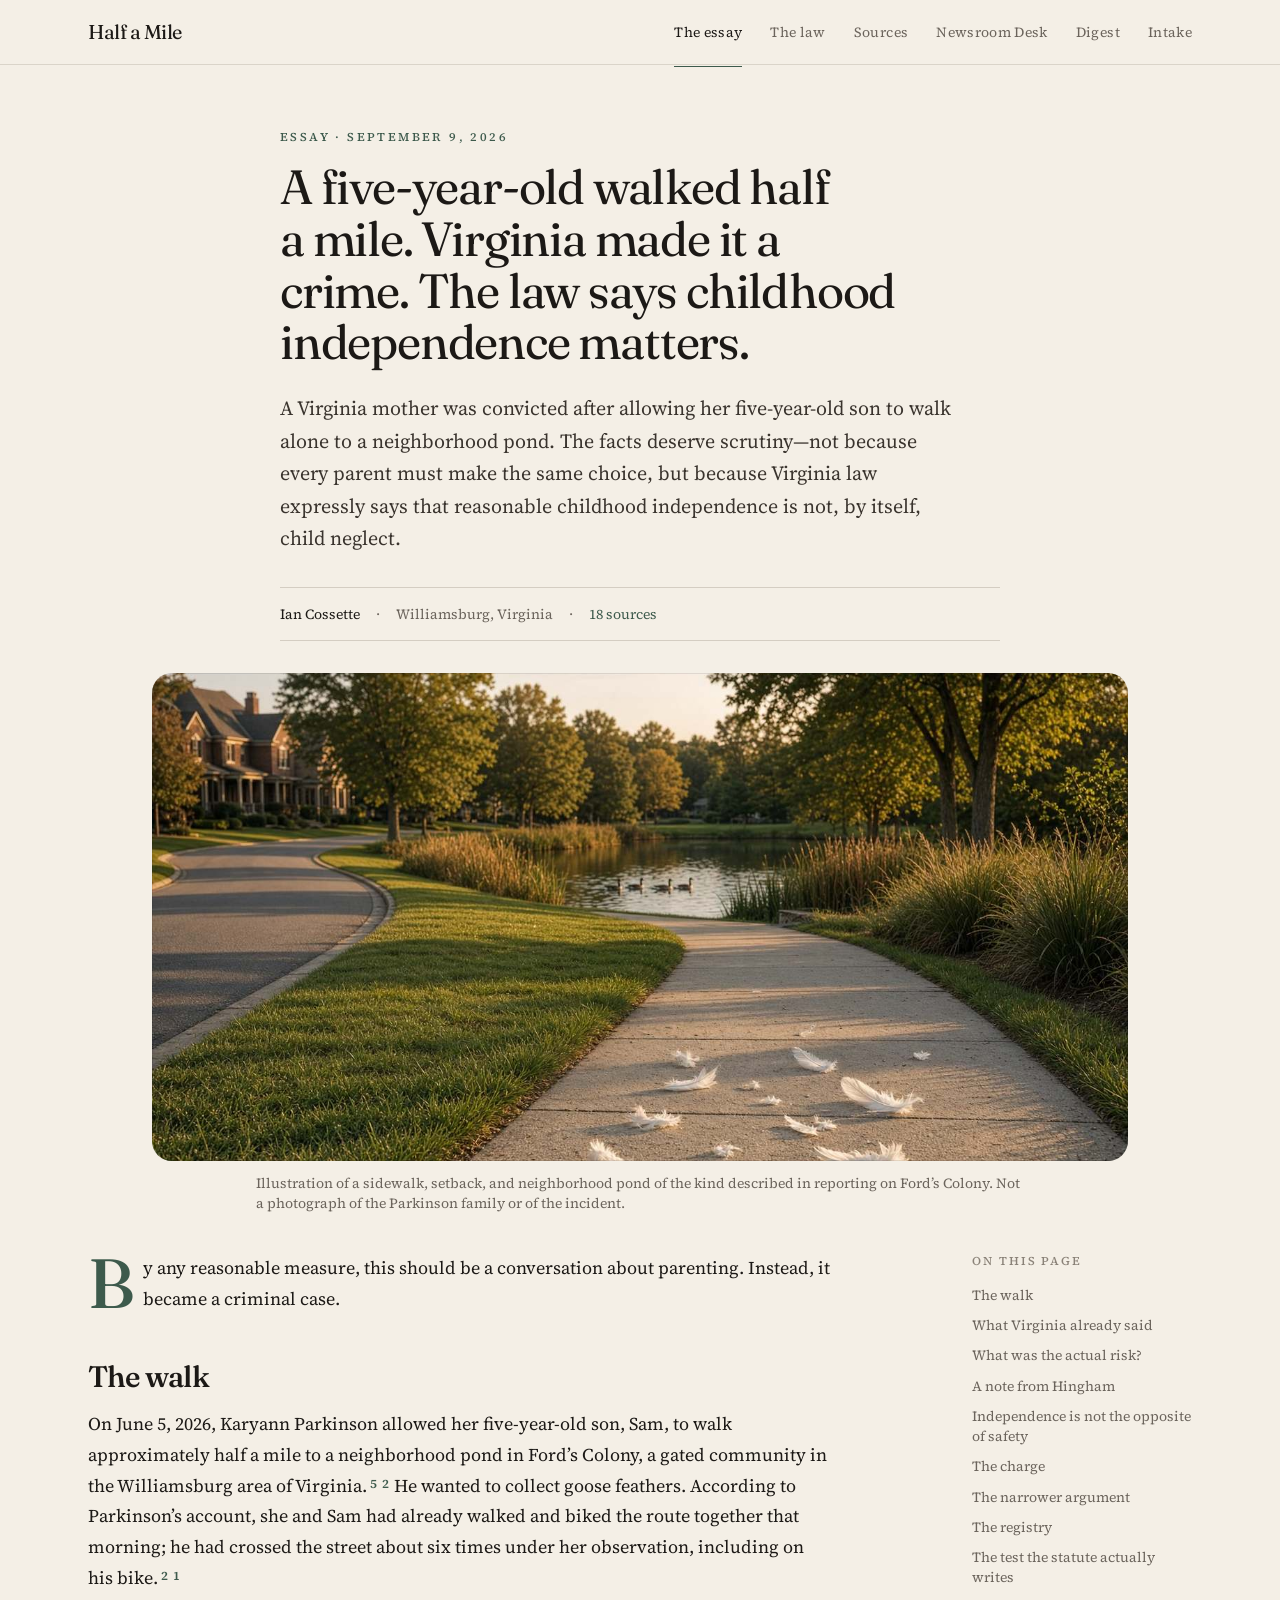
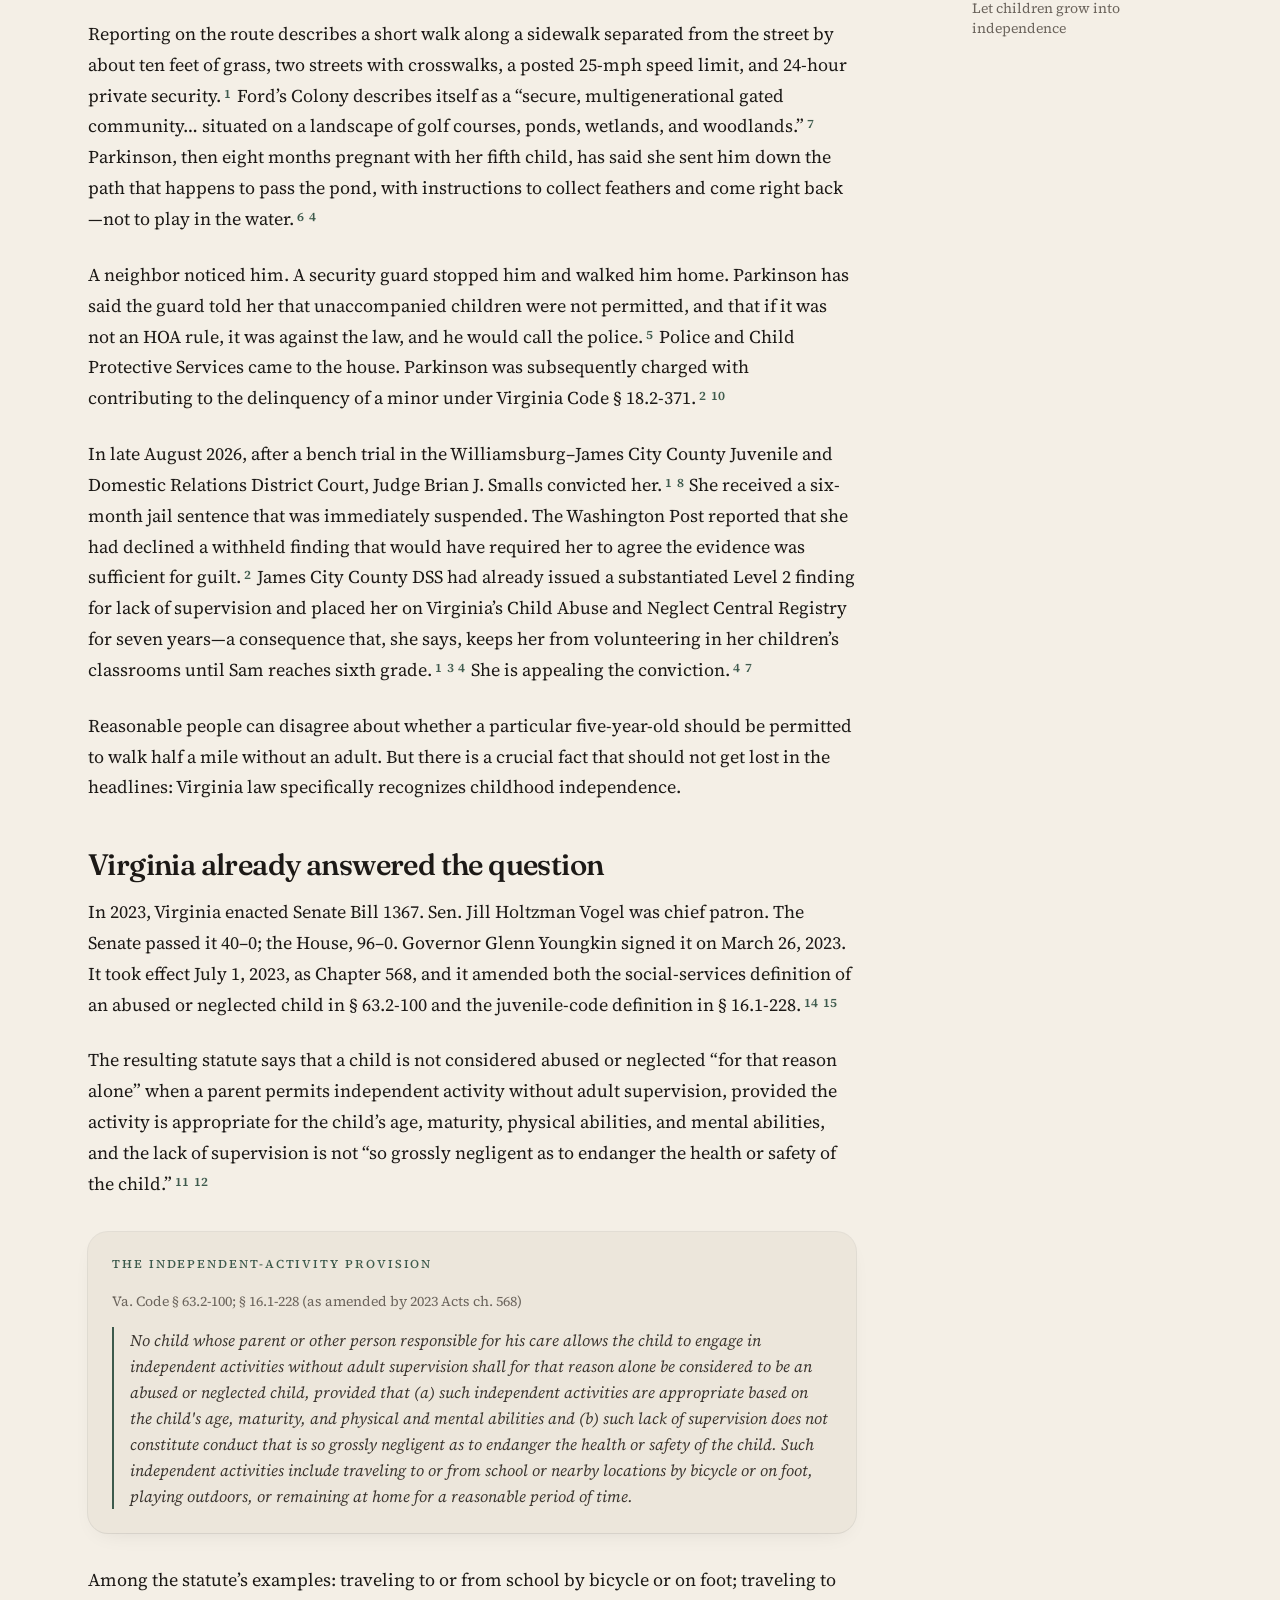
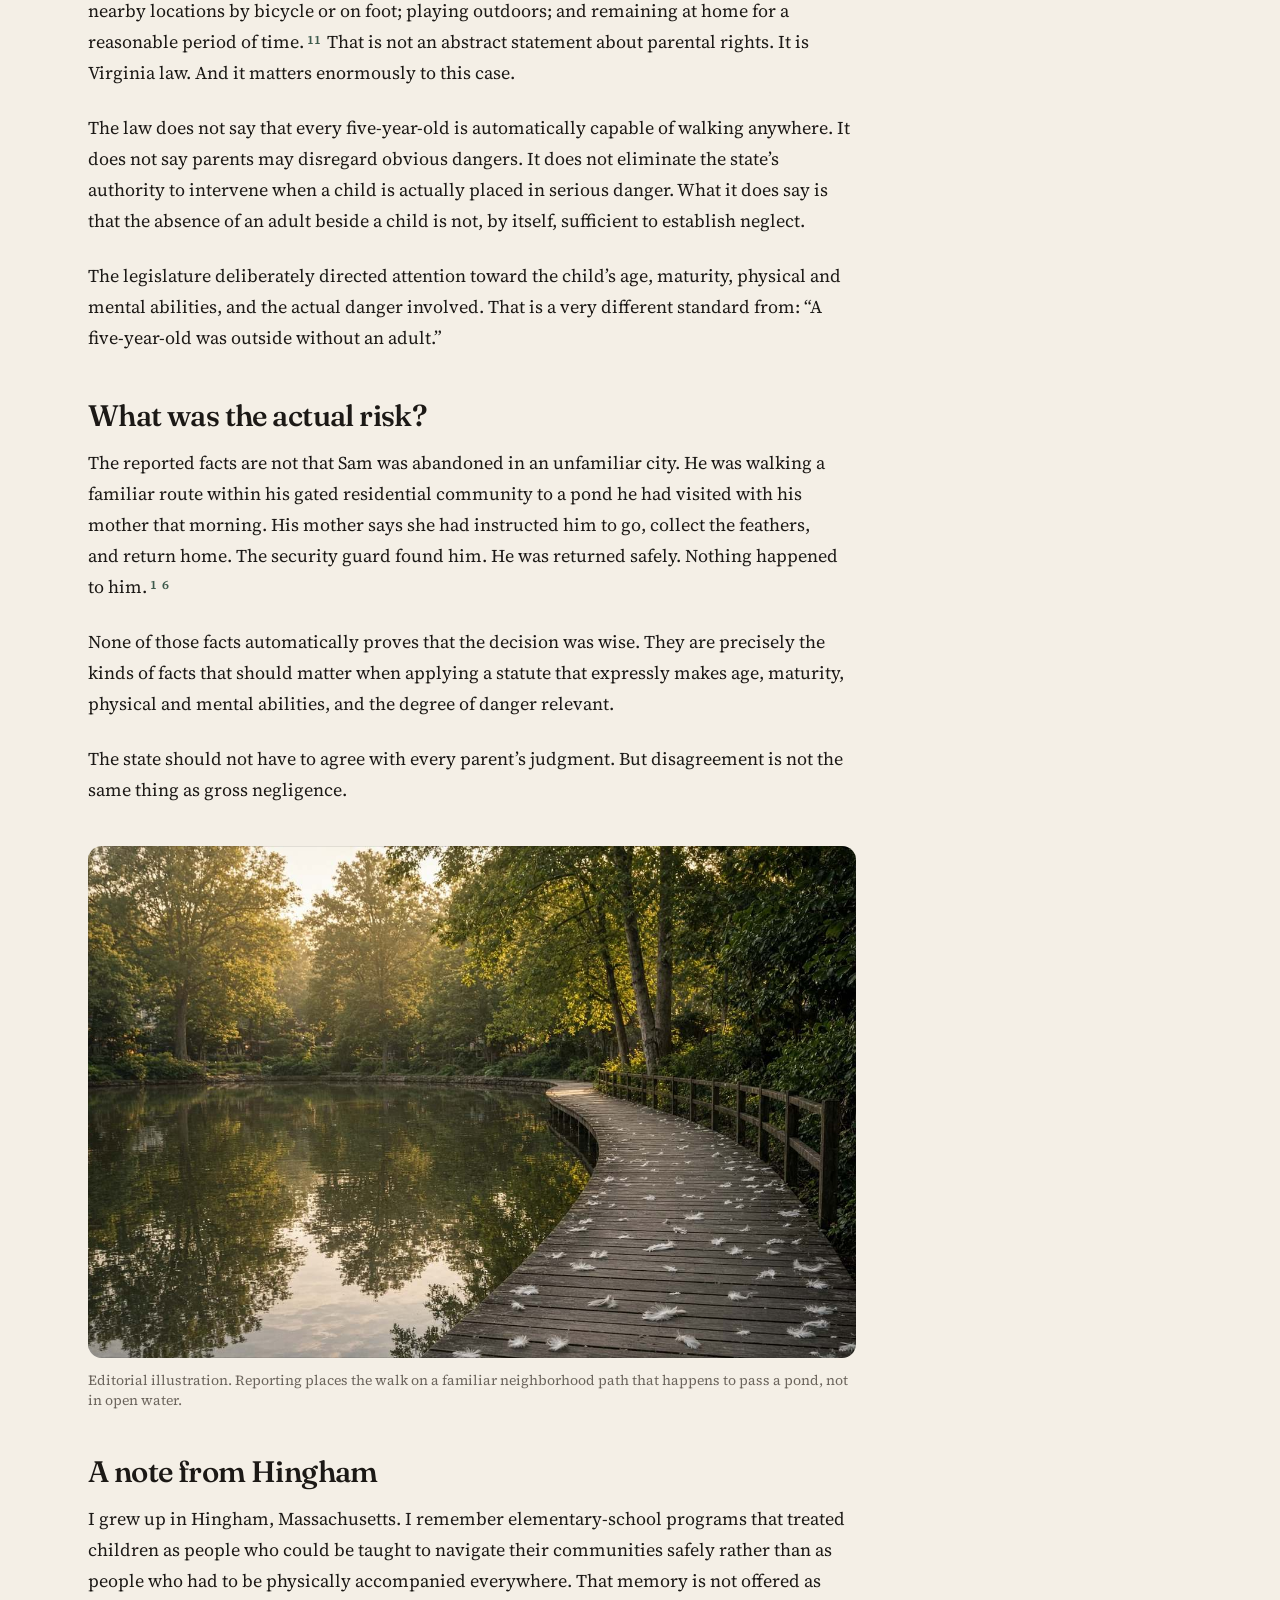
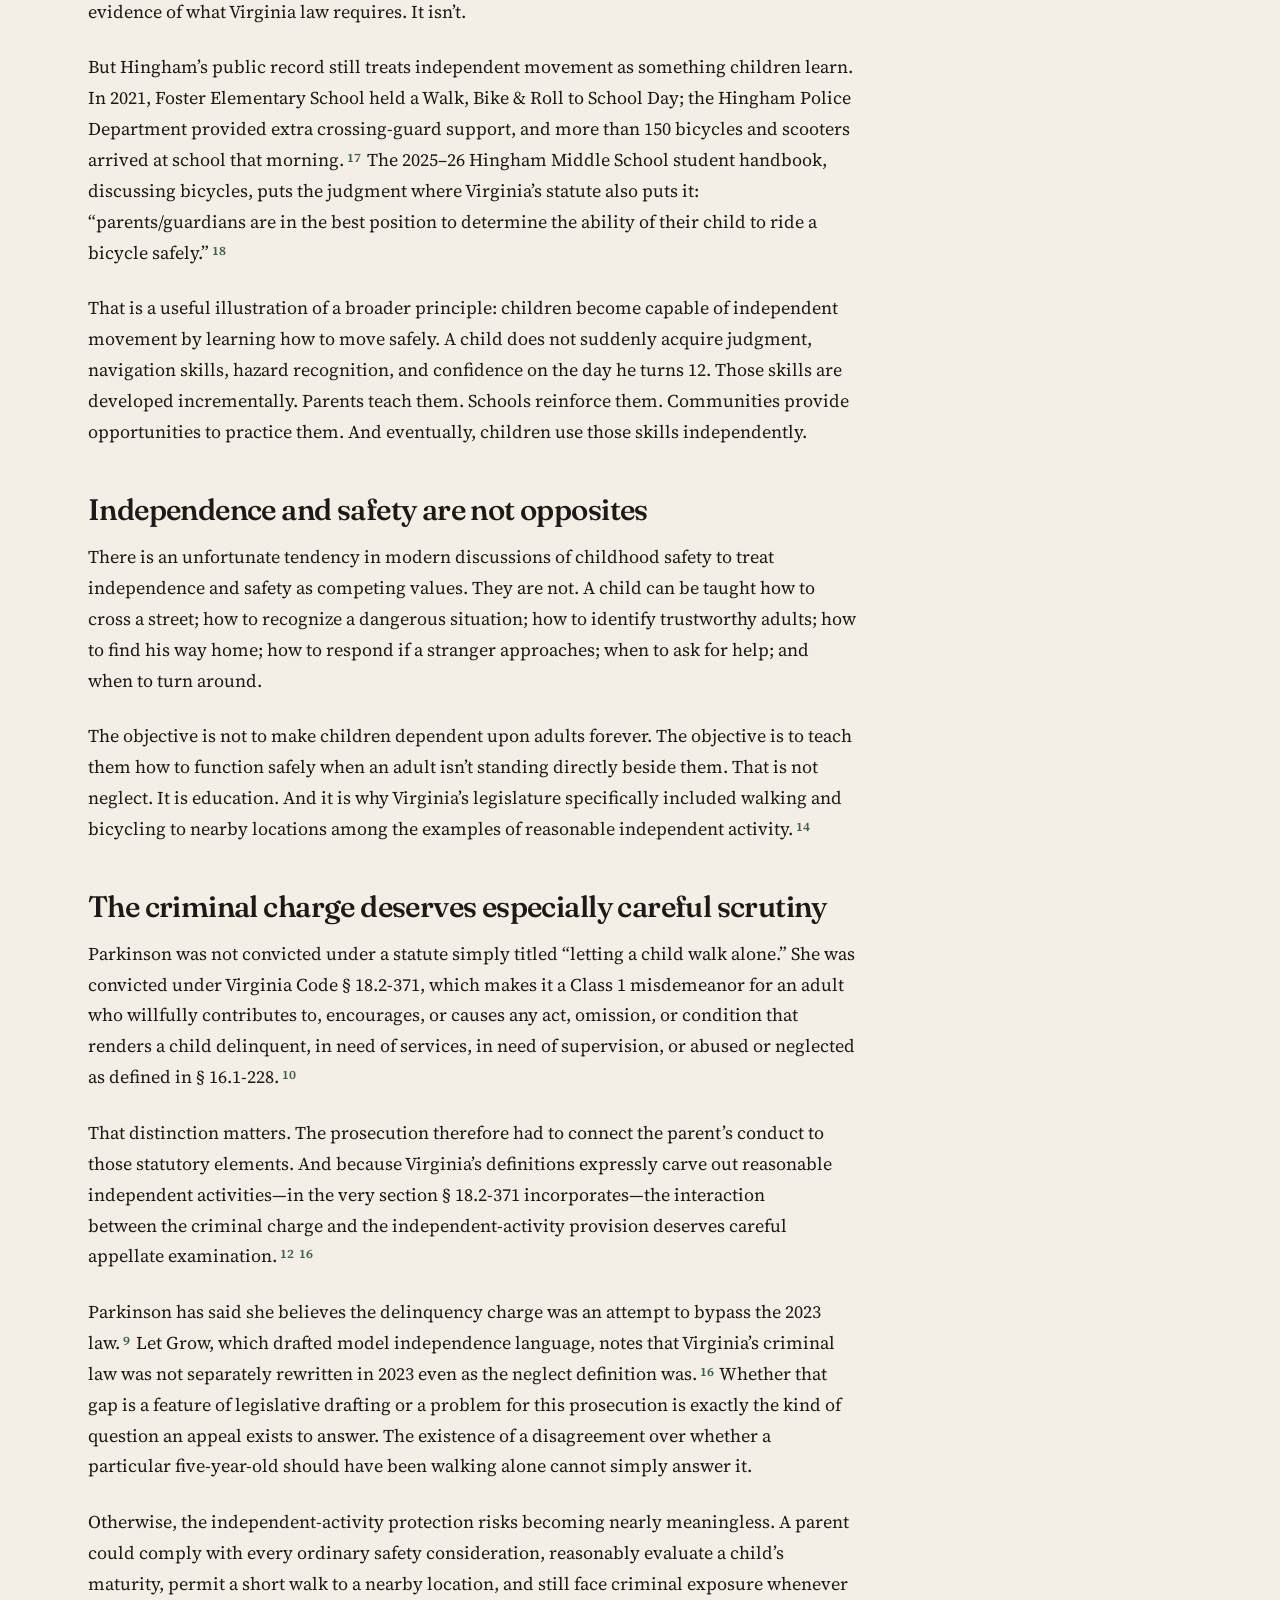
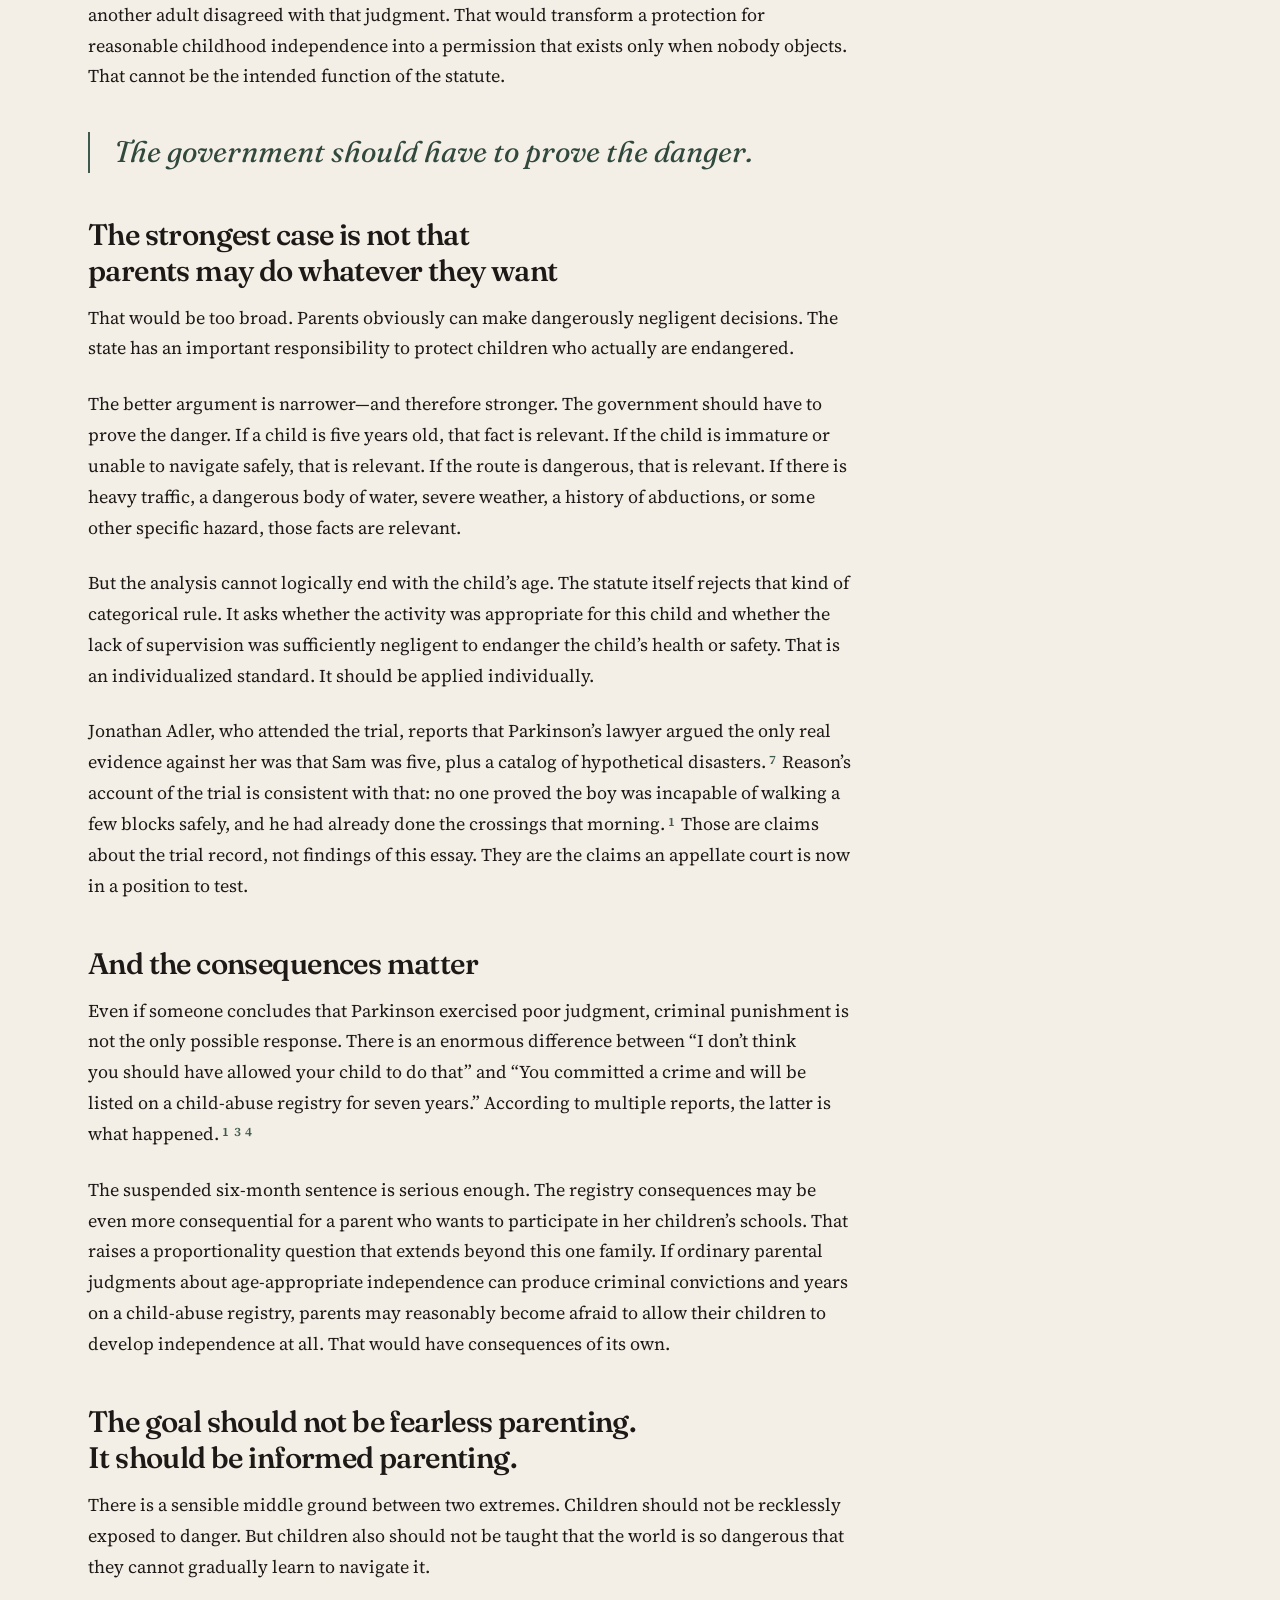
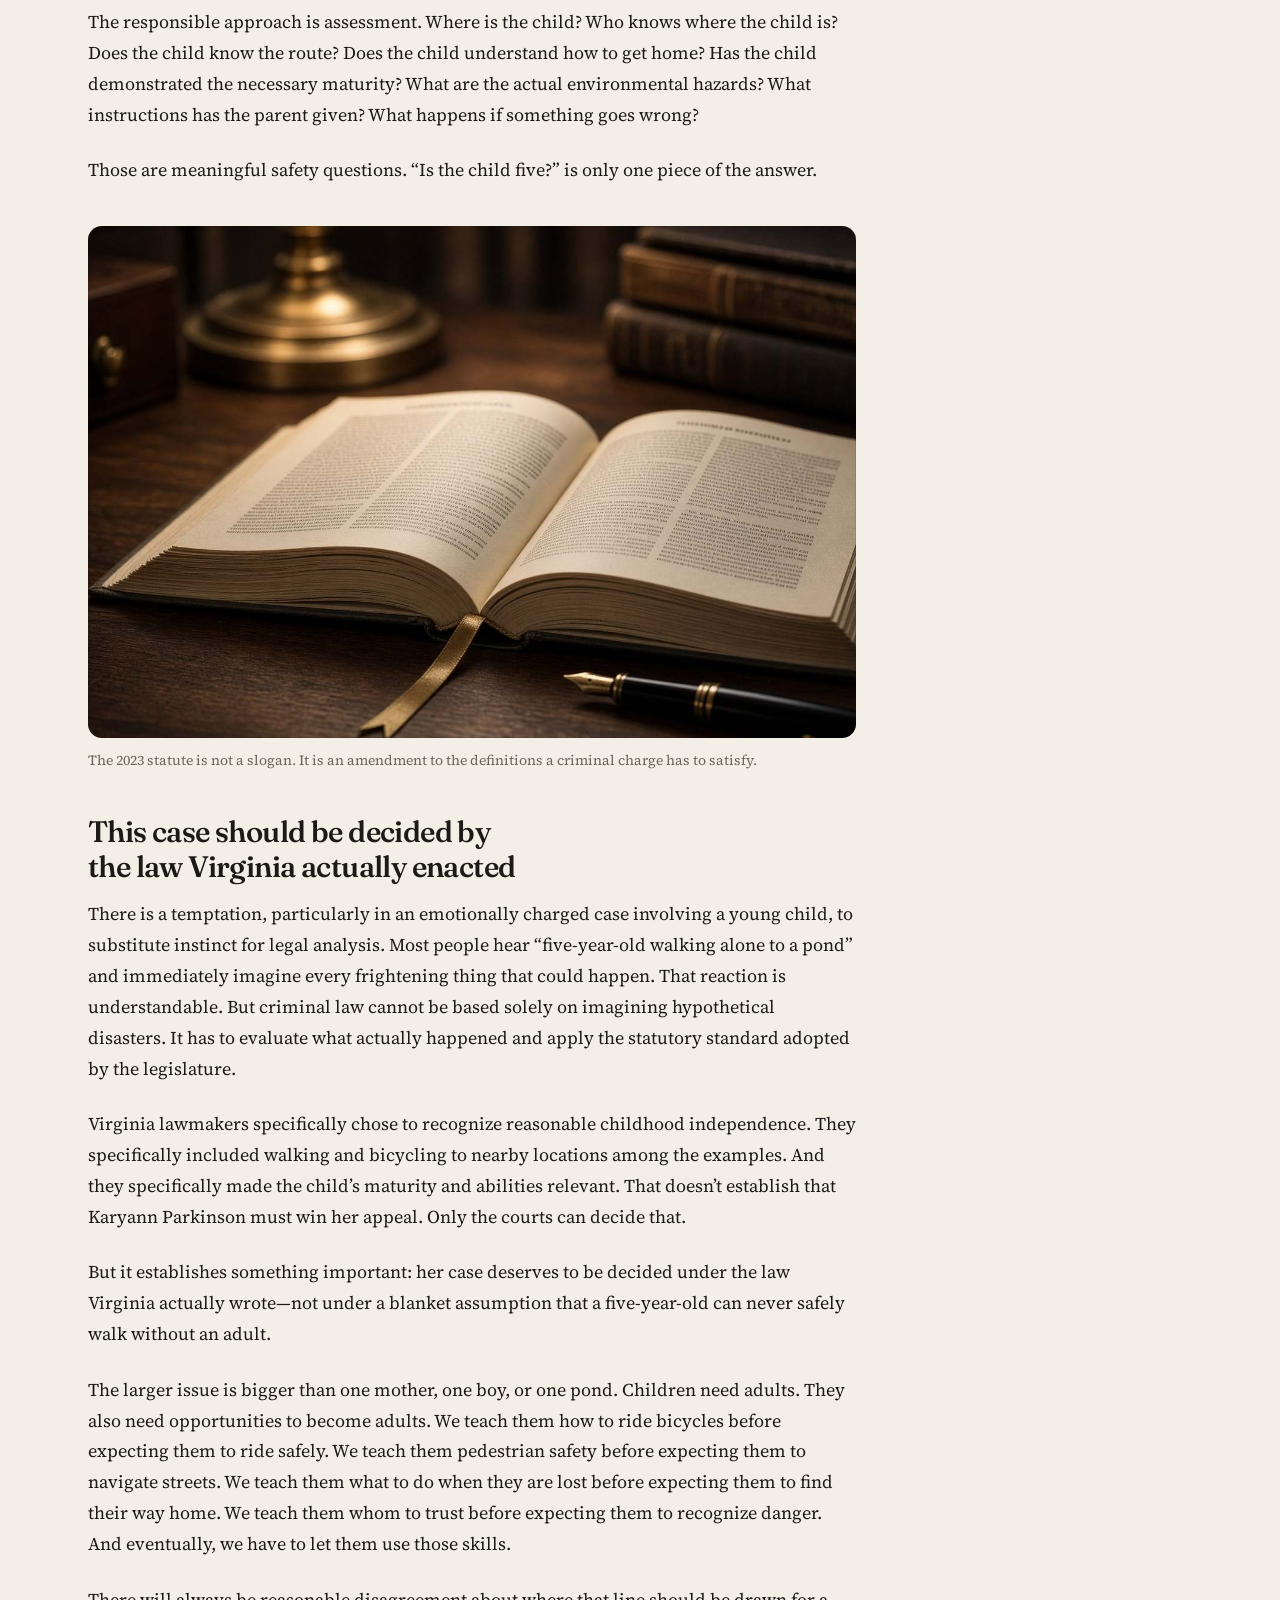
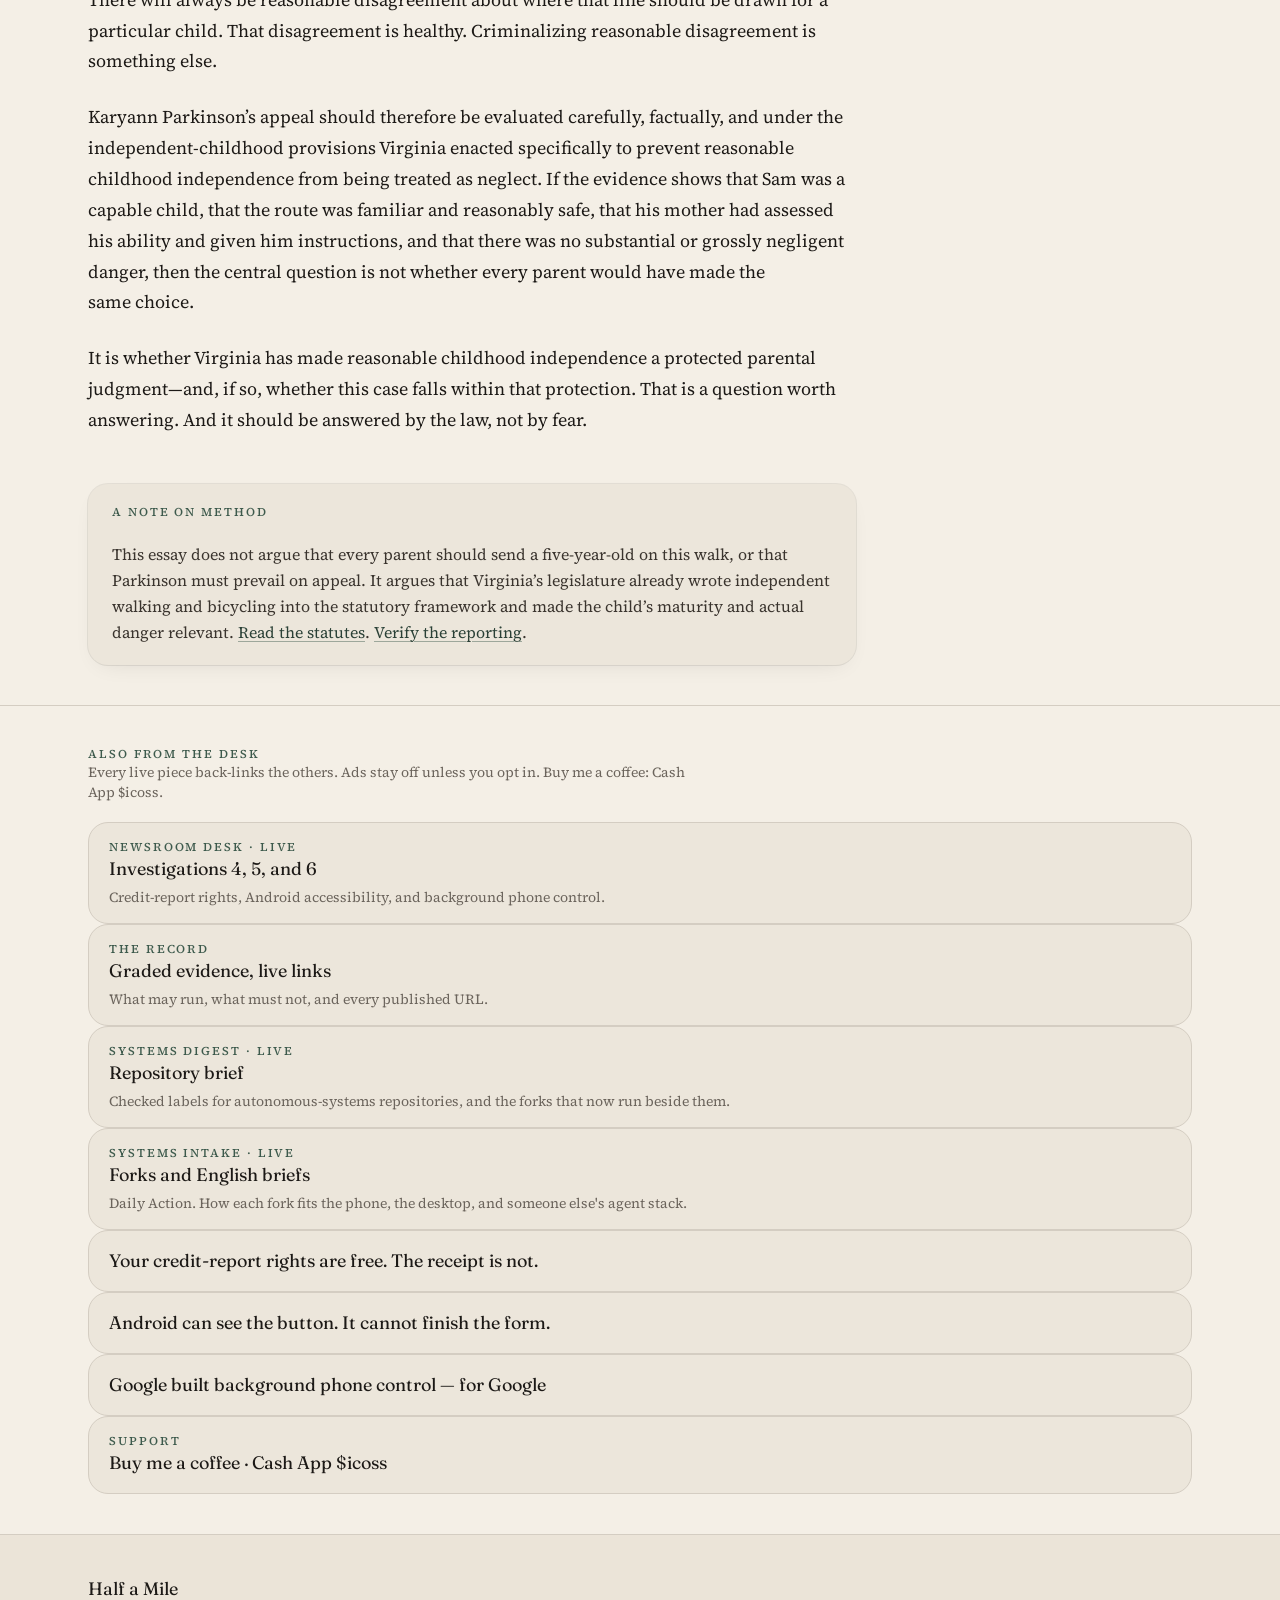
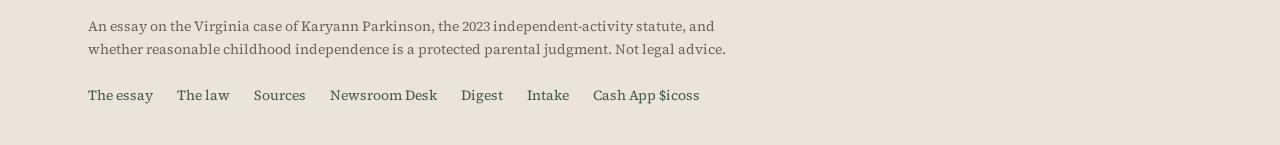
<file: index.html>
<!doctype html>
<html lang="en">
<head>
  <meta charset="utf-8" />
  <meta name="viewport" content="width=device-width, initial-scale=1" />
  <title>A Five-Year-Old Walked Half a Mile. Virginia Made It a Crime. — Half a Mile</title>
  <meta name="description" content="A Virginia mother was convicted after her five-year-old walked to a neighborhood pond. Virginia law expressly protects reasonable childhood independence." />
  <link rel="icon" type="image/svg+xml" href="favicon.svg" />
  <link rel="preconnect" href="https://fonts.googleapis.com" />
  <link rel="preconnect" href="https://fonts.gstatic.com" crossorigin />
  <link rel="stylesheet" href="https://fonts.googleapis.com/css2?family=Fraunces:ital,opsz,wght@0,9..144,500;0,9..144,600;1,9..144,500;1,9..144,600&family=Source+Serif+4:ital,opsz,wght@0,8..60,400;0,8..60,600;1,8..60,400;1,8..60,600&display=swap" />
  <link rel="stylesheet" href="site.css" />
</head>
<body>
  <header class="sticky top-0 z-40 border-b border-rule/80 bg-paper/90 backdrop-blur-md">
    <div class="mx-auto flex h-14 max-w-6xl items-center justify-between px-4 sm:h-16 sm:px-6">
      <a href="./" class="font-display text-lg tracking-tight text-ink sm:text-xl">Half a Mile</a>
      <nav class="hidden items-center gap-7 md:flex" aria-label="Primary">
        <a href="./" class="relative py-2 text-sm tracking-wide text-ink">The essay<span class="absolute inset-x-0 -bottom-[17px] h-px bg-forest"></span></a>
        <a href="law/" class="relative py-2 text-sm tracking-wide text-muted hover:text-ink">The law</a>
        <a href="sources/" class="relative py-2 text-sm tracking-wide text-muted hover:text-ink">Sources</a>
        <a href="/desk/" class="relative py-2 text-sm tracking-wide text-muted hover:text-ink">Newsroom Desk</a>
        <a href="/digest/" class="relative py-2 text-sm tracking-wide text-muted hover:text-ink">Digest</a>
        <a href="/digest/intake/" class="relative py-2 text-sm tracking-wide text-muted hover:text-ink">Intake</a>
      </nav>
      <button type="button" id="menu-btn" class="relative inline-flex size-11 items-center justify-center text-ink md:hidden" aria-label="Open menu" aria-expanded="false">
        <svg id="icon-open" xmlns="http://www.w3.org/2000/svg" width="20" height="20" viewBox="0 0 24 24" fill="none" stroke="currentColor" stroke-width="1.75"><path d="M4 5h16M4 12h16M4 19h16"/></svg>
        <svg id="icon-close" class="hidden" xmlns="http://www.w3.org/2000/svg" width="20" height="20" viewBox="0 0 24 24" fill="none" stroke="currentColor" stroke-width="1.75"><path d="M18 6 6 18M6 6l12 12"/></svg>
      </button>
    </div>
    <nav id="mobile-nav" class="hidden border-t border-rule bg-paper px-4 py-3 md:hidden" aria-label="Mobile">
      <a href="./" class="block px-1 py-3 text-base text-ink">The essay</a>
      <a href="law/" class="block px-1 py-3 text-base text-muted">The law</a>
      <a href="sources/" class="block px-1 py-3 text-base text-muted">Sources</a>
      <a href="/desk/" class="block px-1 py-3 text-base text-muted">Newsroom Desk</a>
      <a href="/digest/" class="block px-1 py-3 text-base text-muted">Digest</a>
      <a href="/digest/intake/" class="block px-1 py-3 text-base text-muted">Intake</a>
    </nav>
  </header>
  <main>
<!--$--><article><header class="mx-auto max-w-3xl px-4 pt-10 sm:px-6 sm:pt-16"><p class="text-xs font-medium tracking-[0.2em] text-forest uppercase">Essay · September 9, 2026</p><h1 class="mt-4 font-display text-[2.15rem] leading-[1.12] tracking-tight text-ink sm:text-5xl sm:leading-[1.08]">A five-year-old walked half a mile. Virginia made it a crime. The law says childhood independence matters.</h1><p class="mt-6 max-w-2xl text-lg leading-relaxed text-ink-soft sm:text-xl">A Virginia mother was convicted after allowing her five-year-old son to walk alone to a neighborhood pond. The facts deserve scrutiny—not because every parent must make the same choice, but because Virginia law expressly says that reasonable childhood independence is not, by itself, child neglect.</p><div class="mt-8 flex flex-wrap items-center gap-x-4 gap-y-1 border-y border-rule py-4 text-sm text-muted"><span class="text-ink">Ian Cossette</span><span aria-hidden="true">·</span><span>Williamsburg, Virginia</span><span aria-hidden="true">·</span><a href="sources/" class="text-forest hover:underline">18 sources</a></div></header><figure class="mx-auto mt-8 max-w-5xl px-0 sm:px-6"><div class="overflow-hidden sm:rounded-xl"><img src="images/path-pond.jpg" alt="A quiet residential sidewalk separated from a low-speed road by a strip of grass, with a neighborhood pond in the distance." class="aspect-[16/8] w-full object-cover outline outline-1 -outline-offset-1 outline-ink/10"></div><figcaption class="mx-auto mt-3 max-w-3xl px-4 text-sm text-muted sm:px-0">Illustration of a sidewalk, setback, and neighborhood pond of the kind described in reporting on Ford’s Colony. Not a photograph of the Parkinson family or of the incident.</figcaption></figure><div class="mx-auto grid max-w-6xl gap-10 px-4 py-10 sm:px-6 lg:grid-cols-[minmax(0,1fr)_220px]"><div class="article-prose mx-auto max-w-3xl text-[1.125rem] leading-[1.72] text-ink lg:mx-0"><p class="drop-cap">By any reasonable measure, this should be a conversation about parenting. Instead, it became a criminal case.</p><h2 id="the-walk">The walk</h2><p>On June 5, 2026, Karyann Parkinson allowed her five-year-old son, Sam, to walk approximately half a mile to a neighborhood pond in Ford’s Colony, a gated community in the Williamsburg area of Virginia.<a title="USA Today, September 9, 2026" aria-label="Source 5: USA Today" href="sources/#usatoday" class="cite">5</a><a title="The Washington Post, September 6, 2026" aria-label="Source 2: The Washington Post" href="sources/#wapo" class="cite">2</a> He wanted to collect goose feathers. According to Parkinson’s account, she and Sam had already walked and biked the route together that morning; he had crossed the street about six times under her observation, including on his bike.<a title="The Washington Post, September 6, 2026" aria-label="Source 2: The Washington Post" href="sources/#wapo" class="cite">2</a><a title="Reason, September 2, 2026" aria-label="Source 1: Reason" href="sources/#reason" class="cite">1</a></p><p>Reporting on the route describes a short walk along a sidewalk separated from the street by about ten feet of grass, two streets with crosswalks, a posted 25-mph speed limit, and 24-hour private security.<a title="Reason, September 2, 2026" aria-label="Source 1: Reason" href="sources/#reason" class="cite">1</a> Ford’s Colony describes itself as a “secure, multigenerational gated community… situated on a landscape of golf courses, ponds, wetlands, and woodlands.”<a title="The Free Press, September 8, 2026" aria-label="Source 7: The Free Press" href="sources/#adler" class="cite">7</a> Parkinson, then eight months pregnant with her fifth child, has said she sent him down the path that happens to pass the pond, with instructions to collect feathers and come right back—not to play in the water.<a title="Fox News, September 6, 2026" aria-label="Source 6: Fox News" href="sources/#fox" class="cite">6</a><a title="CBS News, September 7, 2026" aria-label="Source 4: CBS News" href="sources/#cbs" class="cite">4</a></p><p>A neighbor noticed him. A security guard stopped him and walked him home. Parkinson has said the guard told her that unaccompanied children were not permitted, and that if it was not an HOA rule, it was against the law, and he would call the police.<a title="USA Today, September 9, 2026" aria-label="Source 5: USA Today" href="sources/#usatoday" class="cite">5</a> Police and Child Protective Services came to the house. Parkinson was subsequently charged with contributing to the delinquency of a minor under Virginia Code § 18.2-371.<a title="The Washington Post, September 6, 2026" aria-label="Source 2: The Washington Post" href="sources/#wapo" class="cite">2</a><a title="Code of Virginia" aria-label="Source 10: Code of Virginia" href="sources/#code371" class="cite">10</a></p><p>In late August 2026, after a bench trial in the Williamsburg–James City County Juvenile and Domestic Relations District Court, Judge Brian J. Smalls convicted her.<a title="Reason, September 2, 2026" aria-label="Source 1: Reason" href="sources/#reason" class="cite">1</a><a title="Reason (Volokh Conspiracy), September 8, 2026" aria-label="Source 8: Reason (Volokh Conspiracy)" href="sources/#volokh" class="cite">8</a> She received a six-month jail sentence that was immediately suspended. The Washington Post reported that she had declined a withheld finding that would have required her to agree the evidence was sufficient for guilt.<a title="The Washington Post, September 6, 2026" aria-label="Source 2: The Washington Post" href="sources/#wapo" class="cite">2</a> James City County DSS had already issued a substantiated Level 2 finding for lack of supervision and placed her on Virginia’s Child Abuse and Neglect Central Registry for seven years—a consequence that, she says, keeps her from volunteering in her children’s classrooms until Sam reaches sixth grade.<a title="Reason, September 2, 2026" aria-label="Source 1: Reason" href="sources/#reason" class="cite">1</a><a title="Business Insider, September 9, 2026" aria-label="Source 3: Business Insider" href="sources/#bi" class="cite">3</a><a title="CBS News, September 7, 2026" aria-label="Source 4: CBS News" href="sources/#cbs" class="cite">4</a> She is appealing the conviction.<a title="CBS News, September 7, 2026" aria-label="Source 4: CBS News" href="sources/#cbs" class="cite">4</a><a title="The Free Press, September 8, 2026" aria-label="Source 7: The Free Press" href="sources/#adler" class="cite">7</a></p><p>Reasonable people can disagree about whether a particular five-year-old should be permitted to walk half a mile without an adult. But there is a crucial fact that should not get lost in the headlines: Virginia law specifically recognizes childhood independence.</p><h2 id="the-statute">Virginia already answered the question</h2><p>In 2023, Virginia enacted Senate Bill 1367. Sen. Jill Holtzman Vogel was chief patron. The Senate passed it 40–0; the House, 96–0. Governor Glenn Youngkin signed it on March 26, 2023. It took effect July 1, 2023, as Chapter 568, and it amended both the social-services definition of an abused or neglected child in § 63.2-100 and the juvenile-code definition in § 16.1-228.<a title="Virginia Legislative Information System, Chapter 568, approved March 26, 2023; effective July 1, 2023" aria-label="Source 14: Virginia Legislative Information System" href="sources/#sb1367" class="cite">14</a><a title="LegiScan" aria-label="Source 15: LegiScan" href="sources/#legiscan" class="cite">15</a></p><p>The resulting statute says that a child is not considered abused or neglected “for that reason alone” when a parent permits independent activity without adult supervision, provided the activity is appropriate for the child’s age, maturity, physical abilities, and mental abilities, and the lack of supervision is not “so grossly negligent as to endanger the health or safety of the child.”<a title="Code of Virginia" aria-label="Source 11: Code of Virginia" href="sources/#code100" class="cite">11</a><a title="Code of Virginia" aria-label="Source 12: Code of Virginia" href="sources/#code228" class="cite">12</a></p><aside class="my-8 rounded-xl bg-card px-5 py-5 shadow-[var(--shadow-border)] sm:px-6 sm:py-6"><p class="text-xs font-medium tracking-[0.16em] text-forest uppercase">The independent-activity provision</p><p class="mt-1 text-sm text-muted">Va. Code § 63.2-100; § 16.1-228 (as amended by 2023 Acts ch. 568)</p><blockquote class="mt-4 border-l-2 border-forest pl-4 text-[0.98rem] leading-relaxed text-ink-soft italic sm:text-base">No child whose parent or other person responsible for his care allows the child to engage in independent activities without adult supervision shall for that reason alone be considered to be an abused or neglected child, provided that (a) such independent activities are appropriate based on the child's age, maturity, and physical and mental abilities and (b) such lack of supervision does not constitute conduct that is so grossly negligent as to endanger the health or safety of the child. Such independent activities include traveling to or from school or nearby locations by bicycle or on foot, playing outdoors, or remaining at home for a reasonable period of time.</blockquote></aside><p>Among the statute’s examples: traveling to or from school by bicycle or on foot; traveling to nearby locations by bicycle or on foot; playing outdoors; and remaining at home for a reasonable period of time.<a title="Code of Virginia" aria-label="Source 11: Code of Virginia" href="sources/#code100" class="cite">11</a> That is not an abstract statement about parental rights. It is Virginia law. And it matters enormously to this case.</p><p>The law does not say that every five-year-old is automatically capable of walking anywhere. It does not say parents may disregard obvious dangers. It does not eliminate the state’s authority to intervene when a child is actually placed in serious danger. What it does say is that the absence of an adult beside a child is not, by itself, sufficient to establish neglect.</p><p>The legislature deliberately directed attention toward the child’s age, maturity, physical and mental abilities, and the actual danger involved. That is a very different standard from: “A five-year-old was outside without an adult.”</p><h2 id="the-risk">What was the actual risk?</h2><p>The reported facts are not that Sam was abandoned in an unfamiliar city. He was walking a familiar route within his gated residential community to a pond he had visited with his mother that morning. His mother says she had instructed him to go, collect the feathers, and return home. The security guard found him. He was returned safely. Nothing happened to him.<a title="Reason, September 2, 2026" aria-label="Source 1: Reason" href="sources/#reason" class="cite">1</a><a title="Fox News, September 6, 2026" aria-label="Source 6: Fox News" href="sources/#fox" class="cite">6</a></p><p>None of those facts automatically proves that the decision was wise. They are precisely the kinds of facts that should matter when applying a statute that expressly makes age, maturity, physical and mental abilities, and the degree of danger relevant.</p><p>The state should not have to agree with every parent’s judgment. But disagreement is not the same thing as gross negligence.</p><figure class="my-10"><div class="overflow-hidden rounded-lg"><img src="images/pond-feathers.jpg" alt="An empty wooden path along a still neighborhood pond at golden hour, with a few white feathers on the boards." class="aspect-[3/2] w-full object-cover outline outline-1 -outline-offset-1 outline-ink/10"></div><figcaption class="mt-3 text-sm text-muted">Editorial illustration. Reporting places the walk on a familiar neighborhood path that happens to pass a pond, not in open water.</figcaption></figure><h2 id="hingham">A note from Hingham</h2><p>I grew up in Hingham, Massachusetts. I remember elementary-school programs that treated children as people who could be taught to navigate their communities safely rather than as people who had to be physically accompanied everywhere. That memory is not offered as evidence of what Virginia law requires. It isn’t.</p><p>But Hingham’s public record still treats independent movement as something children learn. In 2021, Foster Elementary School held a Walk, Bike &amp; Roll to School Day; the Hingham Police Department provided extra crossing-guard support, and more than 150 bicycles and scooters arrived at school that morning.<a title="Hingham Anchor, October 19, 2021" aria-label="Source 17: Hingham Anchor" href="sources/#hingham-walk" class="cite">17</a> The 2025–26 Hingham Middle School student handbook, discussing bicycles, puts the judgment where Virginia’s statute also puts it: “parents/guardians are in the best position to determine the ability of their child to ride a bicycle safely.”<a title="Hingham Public Schools" aria-label="Source 18: Hingham Public Schools" href="sources/#hms-handbook" class="cite">18</a></p><p>That is a useful illustration of a broader principle: children become capable of independent movement by learning how to move safely. A child does not suddenly acquire judgment, navigation skills, hazard recognition, and confidence on the day he turns 12. Those skills are developed incrementally. Parents teach them. Schools reinforce them. Communities provide opportunities to practice them. And eventually, children use those skills independently.</p><h2 id="not-opposites">Independence and safety are not opposites</h2><p>There is an unfortunate tendency in modern discussions of childhood safety to treat independence and safety as competing values. They are not. A child can be taught how to cross a street; how to recognize a dangerous situation; how to identify trustworthy adults; how to find his way home; how to respond if a stranger approaches; when to ask for help; and when to turn around.</p><p>The objective is not to make children dependent upon adults forever. The objective is to teach them how to function safely when an adult isn’t standing directly beside them. That is not neglect. It is education. And it is why Virginia’s legislature specifically included walking and bicycling to nearby locations among the examples of reasonable independent activity.<a title="Virginia Legislative Information System, Chapter 568, approved March 26, 2023; effective July 1, 2023" aria-label="Source 14: Virginia Legislative Information System" href="sources/#sb1367" class="cite">14</a></p><h2 id="the-charge">The criminal charge deserves especially careful scrutiny</h2><p>Parkinson was not convicted under a statute simply titled “letting a child walk alone.” She was convicted under Virginia Code § 18.2-371, which makes it a Class 1 misdemeanor for an adult who willfully contributes to, encourages, or causes any act, omission, or condition that renders a child delinquent, in need of services, in need of supervision, or abused or neglected as defined in § 16.1-228.<a title="Code of Virginia" aria-label="Source 10: Code of Virginia" href="sources/#code371" class="cite">10</a></p><p>That distinction matters. The prosecution therefore had to connect the parent’s conduct to those statutory elements. And because Virginia’s definitions expressly carve out reasonable independent activities—in the very section § 18.2-371 incorporates—the interaction between the criminal charge and the independent-activity provision deserves careful appellate examination.<a title="Code of Virginia" aria-label="Source 12: Code of Virginia" href="sources/#code228" class="cite">12</a><a title="Let Grow" aria-label="Source 16: Let Grow" href="sources/#letgrow" class="cite">16</a></p><p>Parkinson has said she believes the delinquency charge was an attempt to bypass the 2023 law.<a title="Deseret News, September 8, 2026" aria-label="Source 9: Deseret News" href="sources/#deseret" class="cite">9</a> Let Grow, which drafted model independence language, notes that Virginia’s criminal law was not separately rewritten in 2023 even as the neglect definition was.<a title="Let Grow" aria-label="Source 16: Let Grow" href="sources/#letgrow" class="cite">16</a> Whether that gap is a feature of legislative drafting or a problem for this prosecution is exactly the kind of question an appeal exists to answer. The existence of a disagreement over whether a particular five-year-old should have been walking alone cannot simply answer it.</p><p>Otherwise, the independent-activity protection risks becoming nearly meaningless. A parent could comply with every ordinary safety consideration, reasonably evaluate a child’s maturity, permit a short walk to a nearby location, and still face criminal exposure whenever another adult disagreed with that judgment. That would transform a protection for reasonable childhood independence into a permission that exists only when nobody objects. That cannot be the intended function of the statute.</p><blockquote class="my-10 border-l-2 border-forest pl-5 sm:pl-6"><p class="font-display text-2xl leading-snug text-quote italic sm:text-[1.85rem]">The government should have to prove the danger.</p></blockquote><h2 id="the-narrow-case">The strongest case is not that parents may do whatever they want</h2><p>That would be too broad. Parents obviously can make dangerously negligent decisions. The state has an important responsibility to protect children who actually are endangered.</p><p>The better argument is narrower—and therefore stronger. The government should have to prove the danger. If a child is five years old, that fact is relevant. If the child is immature or unable to navigate safely, that is relevant. If the route is dangerous, that is relevant. If there is heavy traffic, a dangerous body of water, severe weather, a history of abductions, or some other specific hazard, those facts are relevant.</p><p>But the analysis cannot logically end with the child’s age. The statute itself rejects that kind of categorical rule. It asks whether the activity was appropriate for this child and whether the lack of supervision was sufficiently negligent to endanger the child’s health or safety. That is an individualized standard. It should be applied individually.</p><p>Jonathan Adler, who attended the trial, reports that Parkinson’s lawyer argued the only real evidence against her was that Sam was five, plus a catalog of hypothetical disasters.<a title="The Free Press, September 8, 2026" aria-label="Source 7: The Free Press" href="sources/#adler" class="cite">7</a> Reason’s account of the trial is consistent with that: no one proved the boy was incapable of walking a few blocks safely, and he had already done the crossings that morning.<a title="Reason, September 2, 2026" aria-label="Source 1: Reason" href="sources/#reason" class="cite">1</a> Those are claims about the trial record, not findings of this essay. They are the claims an appellate court is now in a position to test.</p><h2 id="consequences">And the consequences matter</h2><p>Even if someone concludes that Parkinson exercised poor judgment, criminal punishment is not the only possible response. There is an enormous difference between “I don’t think you should have allowed your child to do that” and “You committed a crime and will be listed on a child-abuse registry for seven years.” According to multiple reports, the latter is what happened.<a title="Reason, September 2, 2026" aria-label="Source 1: Reason" href="sources/#reason" class="cite">1</a><a title="Business Insider, September 9, 2026" aria-label="Source 3: Business Insider" href="sources/#bi" class="cite">3</a><a title="CBS News, September 7, 2026" aria-label="Source 4: CBS News" href="sources/#cbs" class="cite">4</a></p><p>The suspended six-month sentence is serious enough. The registry consequences may be even more consequential for a parent who wants to participate in her children’s schools. That raises a proportionality question that extends beyond this one family. If ordinary parental judgments about age-appropriate independence can produce criminal convictions and years on a child-abuse registry, parents may reasonably become afraid to allow their children to develop independence at all. That would have consequences of its own.</p><h2 id="the-test">The goal should not be fearless parenting. It should be informed parenting.</h2><p>There is a sensible middle ground between two extremes. Children should not be recklessly exposed to danger. But children also should not be taught that the world is so dangerous that they cannot gradually learn to navigate it.</p><p>The responsible approach is assessment. Where is the child? Who knows where the child is? Does the child know the route? Does the child understand how to get home? Has the child demonstrated the necessary maturity? What are the actual environmental hazards? What instructions has the parent given? What happens if something goes wrong?</p><p>Those are meaningful safety questions. “Is the child five?” is only one piece of the answer.</p><figure class="my-10"><div class="overflow-hidden rounded-lg"><img src="images/statute-desk.jpg" alt="An open volume of a legal code on a wooden desk under a warm lamp." class="aspect-[3/2] w-full object-cover outline outline-1 -outline-offset-1 outline-ink/10"></div><figcaption class="mt-3 text-sm text-muted">The 2023 statute is not a slogan. It is an amendment to the definitions a criminal charge has to satisfy.</figcaption></figure><h2 id="close">This case should be decided by the law Virginia actually enacted</h2><p>There is a temptation, particularly in an emotionally charged case involving a young child, to substitute instinct for legal analysis. Most people hear “five-year-old walking alone to a pond” and immediately imagine every frightening thing that could happen. That reaction is understandable. But criminal law cannot be based solely on imagining hypothetical disasters. It has to evaluate what actually happened and apply the statutory standard adopted by the legislature.</p><p>Virginia lawmakers specifically chose to recognize reasonable childhood independence. They specifically included walking and bicycling to nearby locations among the examples. And they specifically made the child’s maturity and abilities relevant. That doesn’t establish that Karyann Parkinson must win her appeal. Only the courts can decide that.</p><p>But it establishes something important: her case deserves to be decided under the law Virginia actually wrote—not under a blanket assumption that a five-year-old can never safely walk without an adult.</p><p>The larger issue is bigger than one mother, one boy, or one pond. Children need adults. They also need opportunities to become adults. We teach them how to ride bicycles before expecting them to ride safely. We teach them pedestrian safety before expecting them to navigate streets. We teach them what to do when they are lost before expecting them to find their way home. We teach them whom to trust before expecting them to recognize danger. And eventually, we have to let them use those skills.</p><p>There will always be reasonable disagreement about where that line should be drawn for a particular child. That disagreement is healthy. Criminalizing reasonable disagreement is something else.</p><p>Karyann Parkinson’s appeal should therefore be evaluated carefully, factually, and under the independent-childhood provisions Virginia enacted specifically to prevent reasonable childhood independence from being treated as neglect. If the evidence shows that Sam was a capable child, that the route was familiar and reasonably safe, that his mother had assessed his ability and given him instructions, and that there was no substantial or grossly negligent danger, then the central question is not whether every parent would have made the same choice.</p><p>It is whether Virginia has made reasonable childhood independence a protected parental judgment—and, if so, whether this case falls within that protection. That is a question worth answering. And it should be answered by the law, not by fear.</p><div class="mt-12 rounded-xl bg-card px-5 py-5 text-base leading-relaxed text-ink-soft shadow-[var(--shadow-border)] sm:px-6"><p class="text-xs font-medium tracking-[0.16em] text-forest uppercase">A note on method</p><p class="mt-3">This essay does not argue that every parent should send a five-year-old on this walk, or that Parkinson must prevail on appeal. It argues that Virginia’s legislature already wrote independent walking and bicycling into the statutory framework and made the child’s maturity and actual danger relevant.<!-- --> <a href="law/" class="inline-link">Read the statutes</a>.<!-- --> <a href="sources/" class="inline-link">Verify the reporting</a>.</p></div></div><aside class="hidden lg:block"><nav class="sticky top-24 text-sm" aria-label="On this page"><p class="text-xs font-medium tracking-[0.16em] text-faint uppercase">On this page</p><ol class="mt-4 space-y-2.5 text-muted"><li><a href="#the-walk" class="leading-snug transition-colors duration-150 hover:text-ink">The walk</a></li><li><a href="#the-statute" class="leading-snug transition-colors duration-150 hover:text-ink">What Virginia already said</a></li><li><a href="#the-risk" class="leading-snug transition-colors duration-150 hover:text-ink">What was the actual risk?</a></li><li><a href="#hingham" class="leading-snug transition-colors duration-150 hover:text-ink">A note from Hingham</a></li><li><a href="#not-opposites" class="leading-snug transition-colors duration-150 hover:text-ink">Independence is not the opposite of safety</a></li><li><a href="#the-charge" class="leading-snug transition-colors duration-150 hover:text-ink">The charge</a></li><li><a href="#the-narrow-case" class="leading-snug transition-colors duration-150 hover:text-ink">The narrower argument</a></li><li><a href="#consequences" class="leading-snug transition-colors duration-150 hover:text-ink">The registry</a></li><li><a href="#the-test" class="leading-snug transition-colors duration-150 hover:text-ink">The test the statute actually writes</a></li><li><a href="#close" class="leading-snug transition-colors duration-150 hover:text-ink">Let children grow into independence</a></li></ol></nav></aside></div></article><!--/$-->
  </main>
  
  <section class="border-t border-rule bg-paper">
    <div class="mx-auto max-w-6xl px-4 py-10 sm:px-6">
      <p class="text-xs font-medium tracking-[0.16em] text-forest uppercase">Also from the desk</p>
      <p class="mt-2 max-w-2xl text-sm text-muted">Every live piece back-links the others. Ads stay off unless you opt in. Buy me a coffee: Cash App $icoss.</p>
      <div class="mt-5 grid gap-4 md:grid-cols-2">
        <a href="/desk/" class="rounded-xl border border-rule bg-card px-5 py-4 hover:bg-paper">
          <p class="text-xs font-medium tracking-[0.16em] text-forest uppercase">Newsroom Desk · live</p>
          <p class="mt-2 font-display text-lg text-ink">Investigations 4, 5, and 6</p>
          <p class="mt-1 text-sm text-muted">Credit-report rights, Android accessibility, and background phone control.</p>
        </a>
        <a href="/desk/record/" class="rounded-xl border border-rule bg-card px-5 py-4 hover:bg-paper">
          <p class="text-xs font-medium tracking-[0.16em] text-forest uppercase">The record</p>
          <p class="mt-2 font-display text-lg text-ink">Graded evidence, live links</p>
          <p class="mt-1 text-sm text-muted">What may run, what must not, and every published URL.</p>
        </a>
        <a href="/digest/" class="rounded-xl border border-rule bg-card px-5 py-4 hover:bg-paper">
          <p class="text-xs font-medium tracking-[0.16em] text-forest uppercase">Systems Digest · live</p>
          <p class="mt-2 font-display text-lg text-ink">Repository brief</p>
          <p class="mt-1 text-sm text-muted">Checked labels for autonomous-systems repositories, and the forks that now run beside them.</p>
        </a>
        <a href="/digest/intake/" class="rounded-xl border border-rule bg-card px-5 py-4 hover:bg-paper">
          <p class="text-xs font-medium tracking-[0.16em] text-forest uppercase">Systems intake · live</p>
          <p class="mt-2 font-display text-lg text-ink">Forks and English briefs</p>
          <p class="mt-1 text-sm text-muted">Daily Action. How each fork fits the phone, the desktop, and someone else's agent stack.</p>
        </a>
        <a href="/desk/story/the-cost-of-proving-youre-right/" class="rounded-xl border border-rule bg-card px-5 py-4 hover:bg-paper"><p class="mt-0 font-display text-lg text-ink">Your credit-report rights are free. The receipt is not.</p></a><a href="/desk/story/android-can-see-the-button/" class="rounded-xl border border-rule bg-card px-5 py-4 hover:bg-paper"><p class="mt-0 font-display text-lg text-ink">Android can see the button. It cannot finish the form.</p></a><a href="/desk/story/the-invisible-phone/" class="rounded-xl border border-rule bg-card px-5 py-4 hover:bg-paper"><p class="mt-0 font-display text-lg text-ink">Google built background phone control — for Google</p></a>
        <a href="https://cash.app/$icoss" class="rounded-xl border border-rule bg-card px-5 py-4 hover:bg-paper">
          <p class="text-xs font-medium tracking-[0.16em] text-forest uppercase">Support</p>
          <p class="mt-2 font-display text-lg text-ink">Buy me a coffee · Cash App $icoss</p>
        </a>
      </div>
    </div>
  </section>

  <footer class="border-t border-rule bg-paper-2">
    <div class="mx-auto max-w-6xl px-4 py-10 sm:px-6">
      <p class="font-display text-lg text-ink">Half a Mile</p>
      <p class="mt-3 max-w-2xl text-sm leading-relaxed text-muted">An essay on the Virginia case of Karyann Parkinson, the 2023 independent-activity statute, and whether reasonable childhood independence is a protected parental judgment. Not legal advice.</p>
      <div class="mt-6 flex flex-wrap gap-x-6 gap-y-2 text-sm text-forest">
        <a href="./" class="hover:underline">The essay</a>
        <a href="law/" class="hover:underline">The law</a>
        <a href="sources/" class="hover:underline">Sources</a>
        <a href="/desk/" class="hover:underline">Newsroom Desk</a>
        <a href="/digest/" class="hover:underline">Digest</a>
        <a href="/digest/intake/" class="hover:underline">Intake</a>
        <a href="https://cash.app/$icoss" class="hover:underline">Cash App $icoss</a>
      </div>
    </div>
  </footer>
  <script>
    const btn = document.getElementById("menu-btn");
    const nav = document.getElementById("mobile-nav");
    const open = document.getElementById("icon-open");
    const close = document.getElementById("icon-close");
    btn?.addEventListener("click", () => {
      const shown = !nav.classList.contains("hidden");
      nav.classList.toggle("hidden", shown);
      open.classList.toggle("hidden", !shown);
      close.classList.toggle("hidden", shown);
      btn.setAttribute("aria-expanded", String(!shown));
    });
  </script>
</body>
</html>
</file>
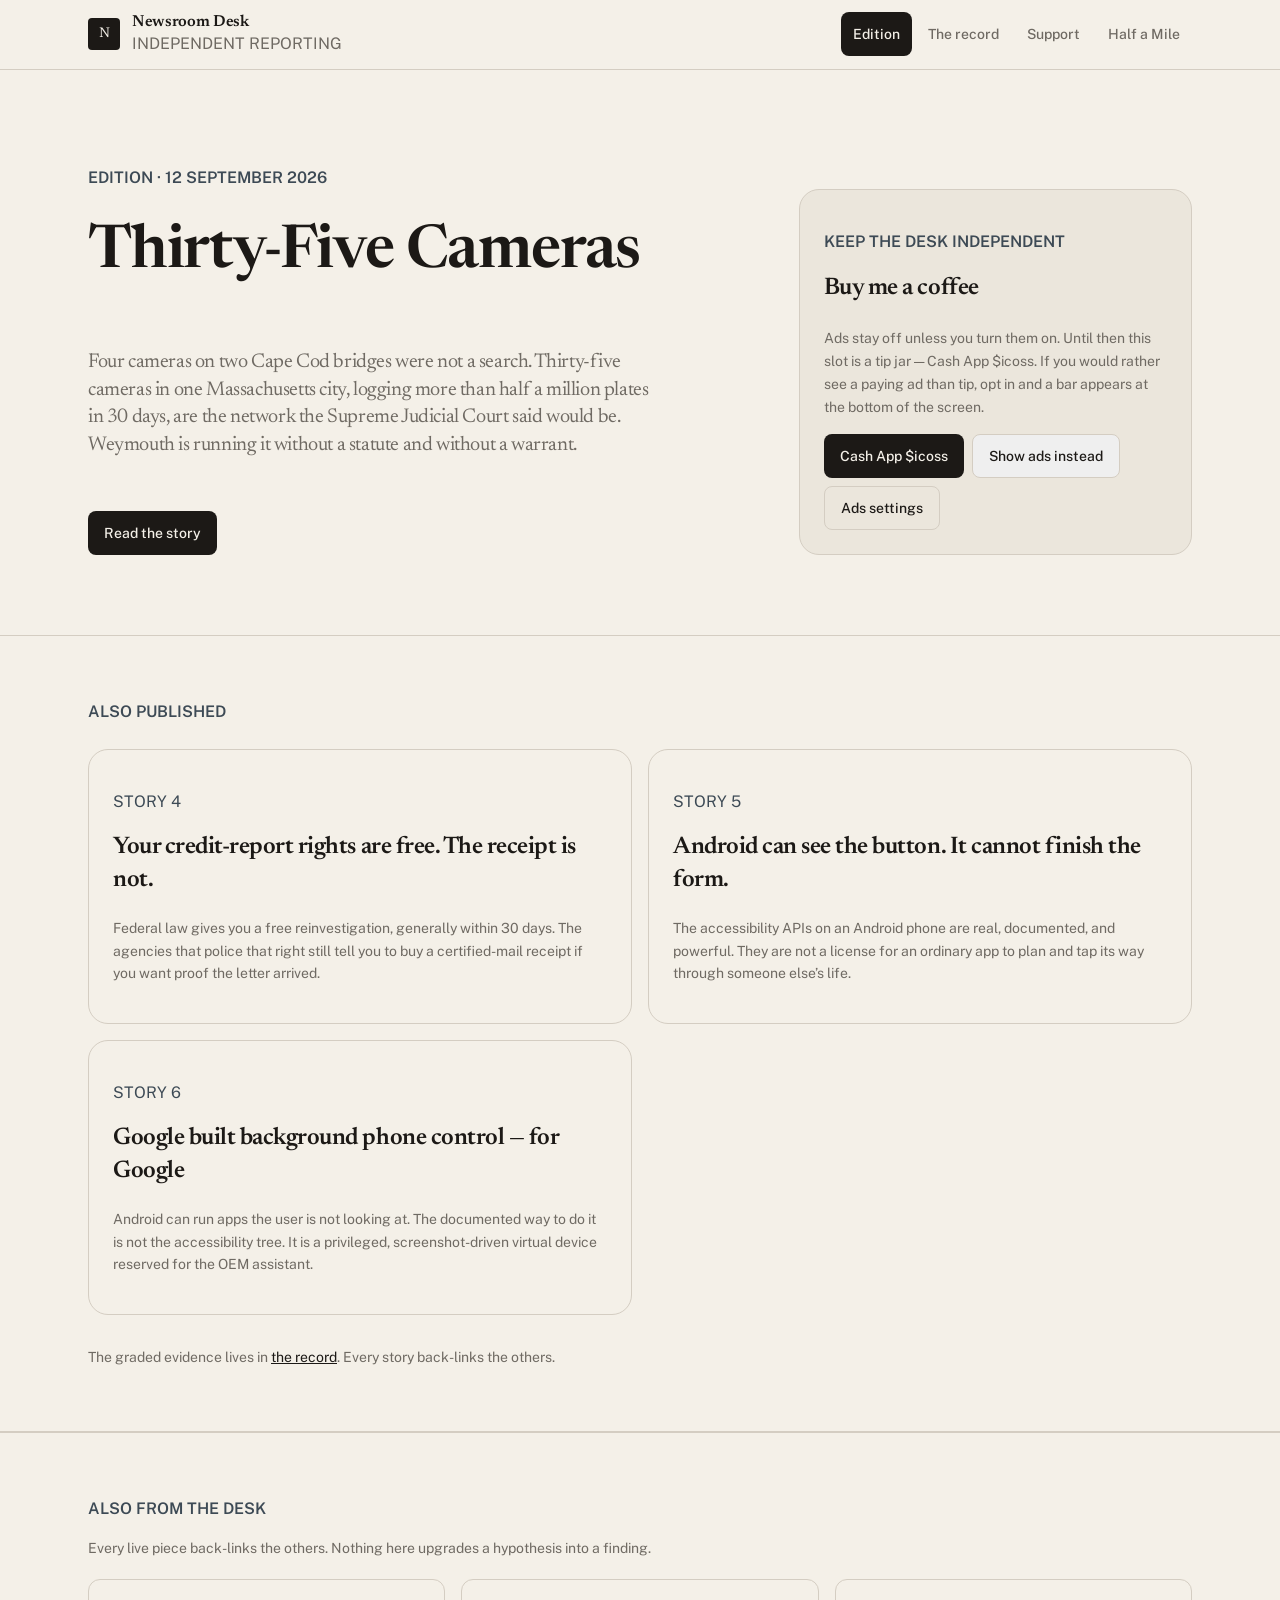
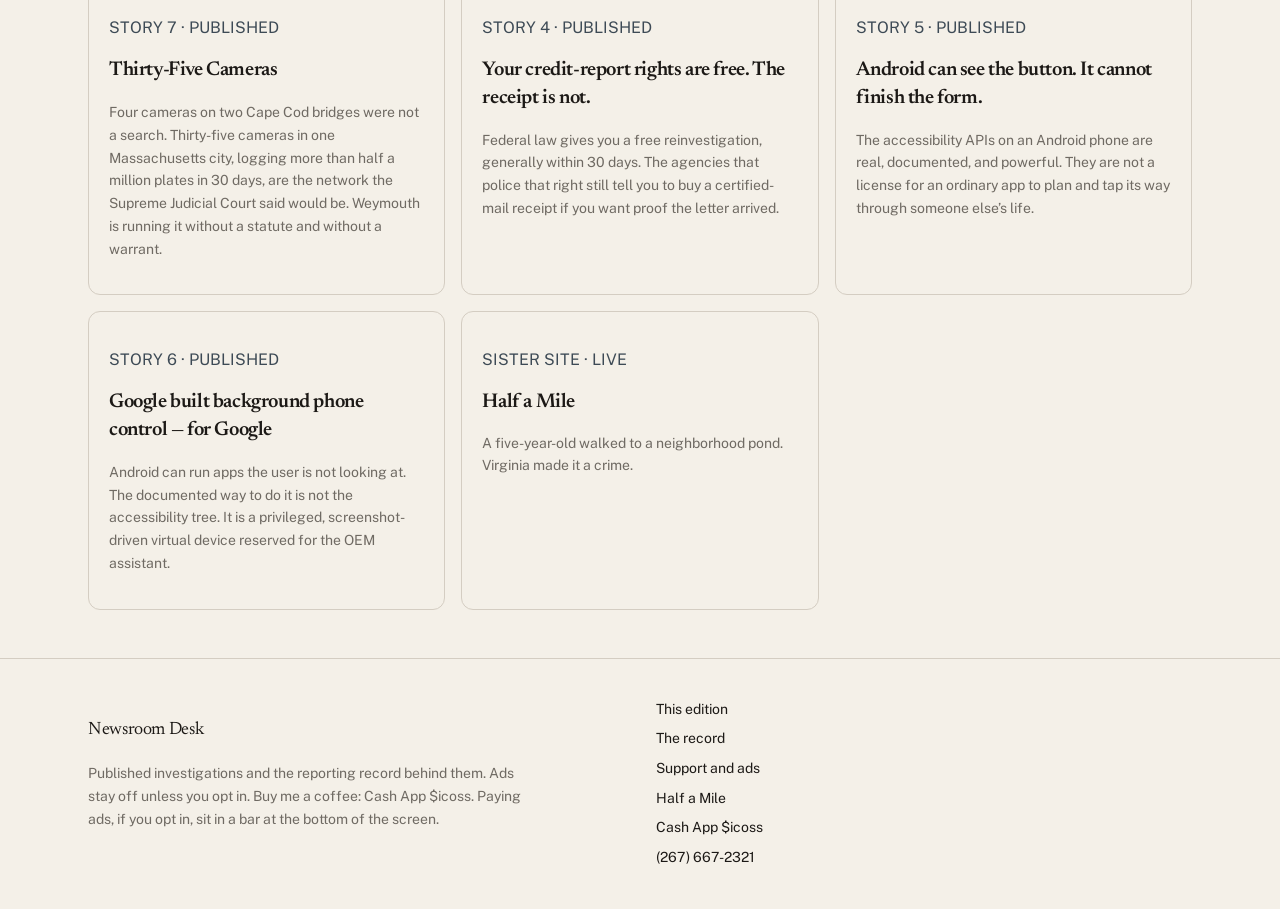
<file: desk/index.html>
<!doctype html>
<html lang="en">
<head>
  <meta charset="utf-8" />
  <meta name="viewport" content="width=device-width, initial-scale=1" />
  <title>Newsroom Desk — Edition</title>
  <meta name="description" content="Published investigations on Flock cameras in Weymouth, credit-report rights, Android accessibility, and background phone control. Ads off unless you opt in." />
  <link rel="canonical" href="https://onnxscibroccoli.github.io/desk/" />
  <link rel="icon" type="image/svg+xml" href="favicon.svg" />
  <link rel="preconnect" href="https://fonts.googleapis.com" />
  <link rel="preconnect" href="https://fonts.gstatic.com" crossorigin />
  <link rel="stylesheet" href="https://fonts.googleapis.com/css2?family=IBM+Plex+Mono:wght@400;500&family=Newsreader:opsz,wght@6..72,400;6..72,500;6..72,600;6..72,700&family=Public+Sans:ital,wght@0,400;0,500;0,600;1,400&display=swap" />
  <link rel="stylesheet" href="site.css" />
</head>
<body class="bg-paper text-ink">
  <a href="#main" class="skip">Skip to content</a>
  <header class="sticky top-0 z-40 border-b border-rule bg-paper-95">
    <div class="mx-auto flex max-w-6xl items-center justify-between gap-4 px-4 py-3 sm:px-6">
      <a href="./" class="flex min-h-11 items-center gap-3">
        <span class="grid size-8 place-items-center rounded-xs bg-ink text-paper"><span class="font-display text-sm leading-none">N</span></span>
        <span>
          <span class="block font-display text-base font-semibold leading-tight">Newsroom Desk</span>
          <span class="block font-sans text-[0.7rem] uppercase tracking-[0.14em] text-muted">Independent reporting</span>
        </span>
      </a>
      <nav class="hidden items-center gap-1 md:flex" aria-label="Primary">
        <a href="./" class="inline-flex min-h-11 items-center rounded-sm px-3 text-sm font-medium bg-ink text-paper">Edition</a>
        <a href="record/" class="inline-flex min-h-11 items-center rounded-sm px-3 text-sm font-medium text-muted">The record</a>
        <a href="privacy/" class="inline-flex min-h-11 items-center rounded-sm px-3 text-sm font-medium text-muted">Support</a>
        <a href="https://half-a-mile.vercel.app" class="inline-flex min-h-11 items-center rounded-sm px-3 text-sm font-medium text-muted">Half a Mile</a>
      </nav>
      <details class="md:hidden">
        <summary class="grid size-11 place-items-center rounded-sm border border-rule">Menu</summary>
        <nav class="menu" aria-label="Mobile">
          <a href="./">Edition</a>
          <a href="record/">The record</a>
          <a href="privacy/">Support</a>
          <a href="https://half-a-mile.vercel.app">Half a Mile</a>
        </nav>
      </details>
    </div>
  </header>
  <main id="main">
<section class="border-b border-rule">
  <div class="mx-auto grid max-w-6xl gap-10 px-4 py-14 sm:px-6 sm:py-20 lg:grid-cols-[1.45fr_0.85fr] lg:items-end">
    <div>
      <p class="font-sans text-[0.72rem] font-semibold uppercase tracking-[0.2em] text-slate">Edition · 12 September 2026</p>
      <h1 class="mt-4 max-w-xl font-display text-[2.6rem] font-semibold leading-[1.08] text-ink sm:text-6xl">Thirty-Five Cameras</h1>
      <p class="mt-6 max-w-xl font-display text-xl leading-snug text-muted">Four cameras on two Cape Cod bridges were not a search. Thirty-five cameras in one Massachusetts city, logging more than half a million plates in 30 days, are the network the Supreme Judicial Court said would be. Weymouth is running it without a statute and without a warrant.</p>
      <a href="story/weymouth-flock-cameras-surveillance/" class="mt-8 inline-flex min-h-11 items-center rounded-sm bg-ink px-4 text-sm font-medium text-paper">Read the story</a>
    </div>
    <aside class="rounded-lg border border-rule bg-paper-2 p-5 sm:p-6" data-support data-privacy="privacy/">
  <p class="font-sans text-[0.7rem] font-semibold uppercase tracking-[0.16em] text-slate">Keep the desk independent</p>
  <h2 class="mt-2 font-display text-2xl font-semibold">Buy me a coffee</h2>
  <p class="mt-2 max-w-xl text-sm leading-relaxed text-muted">Ads stay off unless you turn them on. Until then this slot is a tip jar — Cash App $icoss. If you would rather see a paying ad than tip, opt in and a bar appears at the bottom of the screen.</p>
  <div class="mt-4 flex flex-wrap gap-2">
    <a href="https://cash.app/$icoss" class="inline-flex min-h-11 items-center rounded-sm bg-ink px-4 text-sm font-medium text-paper">Cash App $icoss</a>
    <a href="privacy/" class="inline-flex min-h-11 items-center rounded-sm border border-rule px-4 text-sm font-medium text-ink">Ads settings</a>
  </div>
</aside>
  </div>
</section>
<section class="border-b border-rule py-12">
  <div class="mx-auto max-w-6xl px-4 sm:px-6">
    <p class="font-sans text-[0.7rem] font-semibold uppercase tracking-[0.16em] text-slate">Also published</p>
    <div class="mt-6 grid gap-4 md:grid-cols-2">
      <a href="story/the-cost-of-proving-youre-right/" class="rounded-lg border border-rule p-6 hover:bg-paper-2">
        <p class="font-sans text-[0.7rem] uppercase tracking-[0.14em] text-slate">Story 4</p>
        <h2 class="mt-2 font-display text-2xl font-semibold leading-snug">Your credit-report rights are free. The receipt is not.</h2>
        <p class="mt-3 text-sm leading-relaxed text-muted">Federal law gives you a free reinvestigation, generally within 30 days. The agencies that police that right still tell you to buy a certified-mail receipt if you want proof the letter arrived.</p>
      </a><a href="story/android-can-see-the-button/" class="rounded-lg border border-rule p-6 hover:bg-paper-2">
        <p class="font-sans text-[0.7rem] uppercase tracking-[0.14em] text-slate">Story 5</p>
        <h2 class="mt-2 font-display text-2xl font-semibold leading-snug">Android can see the button. It cannot finish the form.</h2>
        <p class="mt-3 text-sm leading-relaxed text-muted">The accessibility APIs on an Android phone are real, documented, and powerful. They are not a license for an ordinary app to plan and tap its way through someone else’s life.</p>
      </a><a href="story/the-invisible-phone/" class="rounded-lg border border-rule p-6 hover:bg-paper-2">
        <p class="font-sans text-[0.7rem] uppercase tracking-[0.14em] text-slate">Story 6</p>
        <h2 class="mt-2 font-display text-2xl font-semibold leading-snug">Google built background phone control — for Google</h2>
        <p class="mt-3 text-sm leading-relaxed text-muted">Android can run apps the user is not looking at. The documented way to do it is not the accessibility tree. It is a privileged, screenshot-driven virtual device reserved for the OEM assistant.</p>
      </a>
    </div>
    <p class="mt-8 text-sm text-muted">The graded evidence lives in <a href="record/" class="text-ink underline">the record</a>. Every story back-links the others.</p>
  </div>
</section>
<section class="border-t border-rule py-12">
    <div class="mx-auto max-w-6xl px-4 sm:px-6">
      <p class="font-sans text-[0.7rem] font-semibold uppercase tracking-[0.16em] text-slate">Also from the desk</p>
      <p class="mt-2 max-w-2xl text-sm text-muted">Every live piece back-links the others. Nothing here upgrades a hypothesis into a finding.</p>
      <div class="mt-5 grid gap-4 md:grid-cols-3">
        <a href="story/weymouth-flock-cameras-surveillance/" class="rounded-md border border-rule p-5 hover:bg-paper-2">
      <p class="font-sans text-[0.7rem] uppercase tracking-[0.14em] text-slate">Story 7 · published</p>
      <h2 class="mt-2 font-display text-xl font-semibold leading-snug">Thirty-Five Cameras</h2>
      <p class="mt-2 text-sm leading-relaxed text-muted">Four cameras on two Cape Cod bridges were not a search. Thirty-five cameras in one Massachusetts city, logging more than half a million plates in 30 days, are the network the Supreme Judicial Court said would be. Weymouth is running it without a statute and without a warrant.</p>
    </a><a href="story/the-cost-of-proving-youre-right/" class="rounded-md border border-rule p-5 hover:bg-paper-2">
      <p class="font-sans text-[0.7rem] uppercase tracking-[0.14em] text-slate">Story 4 · published</p>
      <h2 class="mt-2 font-display text-xl font-semibold leading-snug">Your credit-report rights are free. The receipt is not.</h2>
      <p class="mt-2 text-sm leading-relaxed text-muted">Federal law gives you a free reinvestigation, generally within 30 days. The agencies that police that right still tell you to buy a certified-mail receipt if you want proof the letter arrived.</p>
    </a><a href="story/android-can-see-the-button/" class="rounded-md border border-rule p-5 hover:bg-paper-2">
      <p class="font-sans text-[0.7rem] uppercase tracking-[0.14em] text-slate">Story 5 · published</p>
      <h2 class="mt-2 font-display text-xl font-semibold leading-snug">Android can see the button. It cannot finish the form.</h2>
      <p class="mt-2 text-sm leading-relaxed text-muted">The accessibility APIs on an Android phone are real, documented, and powerful. They are not a license for an ordinary app to plan and tap its way through someone else’s life.</p>
    </a><a href="story/the-invisible-phone/" class="rounded-md border border-rule p-5 hover:bg-paper-2">
      <p class="font-sans text-[0.7rem] uppercase tracking-[0.14em] text-slate">Story 6 · published</p>
      <h2 class="mt-2 font-display text-xl font-semibold leading-snug">Google built background phone control — for Google</h2>
      <p class="mt-2 text-sm leading-relaxed text-muted">Android can run apps the user is not looking at. The documented way to do it is not the accessibility tree. It is a privileged, screenshot-driven virtual device reserved for the OEM assistant.</p>
    </a>
        <a href="https://half-a-mile.vercel.app" class="rounded-md border border-rule p-5 hover:bg-paper-2">
          <p class="font-sans text-[0.7rem] uppercase tracking-[0.14em] text-slate">Sister site · live</p>
          <h2 class="mt-2 font-display text-xl font-semibold leading-snug">Half a Mile</h2>
          <p class="mt-2 text-sm text-muted">A five-year-old walked to a neighborhood pond. Virginia made it a crime.</p>
        </a>
      </div>
    </div>
  </section>
</main>
  <footer class="border-t border-rule">
    <div class="mx-auto grid max-w-6xl gap-8 px-4 py-10 sm:px-6 md:grid-cols-2">
      <div>
        <p class="font-display text-lg text-ink">Newsroom Desk</p>
        <p class="mt-2 max-w-md text-sm leading-relaxed text-muted">Published investigations and the reporting record behind them. Ads stay off unless you opt in. Buy me a coffee: Cash App $icoss. Paying ads, if you opt in, sit in a bar at the bottom of the screen.</p>
      </div>
      <div class="flex flex-col gap-2 text-sm">
        <a href="./" class="text-ink hover:underline">This edition</a>
        <a href="record/" class="text-ink hover:underline">The record</a>
        <a href="privacy/" class="text-ink hover:underline">Support and ads</a>
        <a href="https://half-a-mile.vercel.app" class="text-ink hover:underline">Half a Mile</a>
        <a href="https://cash.app/$icoss" class="text-ink hover:underline">Cash App $icoss</a>
        <a href="tel:+12676672321" class="text-ink hover:underline">(267) 667-2321</a>
      </div>
    </div>
  </footer>
  <aside id="ad-rail" class="ad-rail" hidden aria-label="Advertisement"></aside>
  <script src="consent.js"></script>
</body>
</html>
</file>
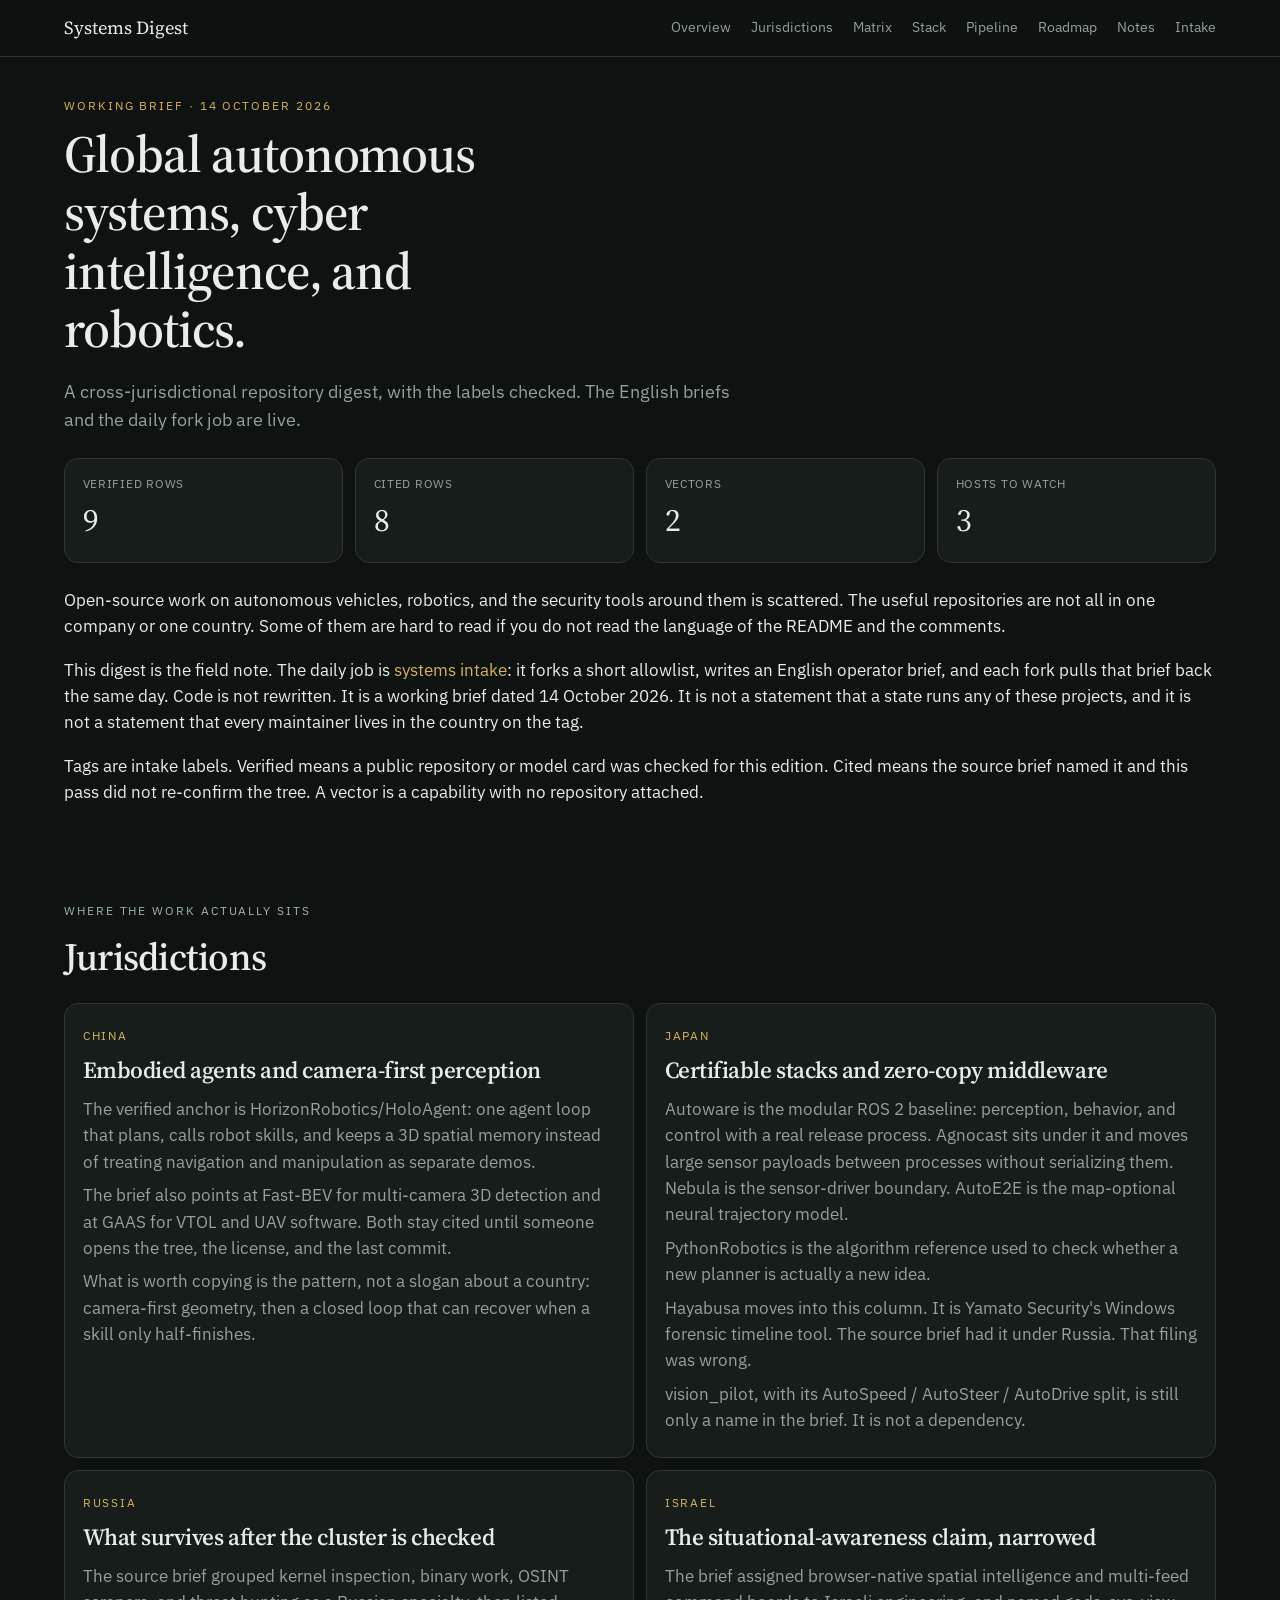
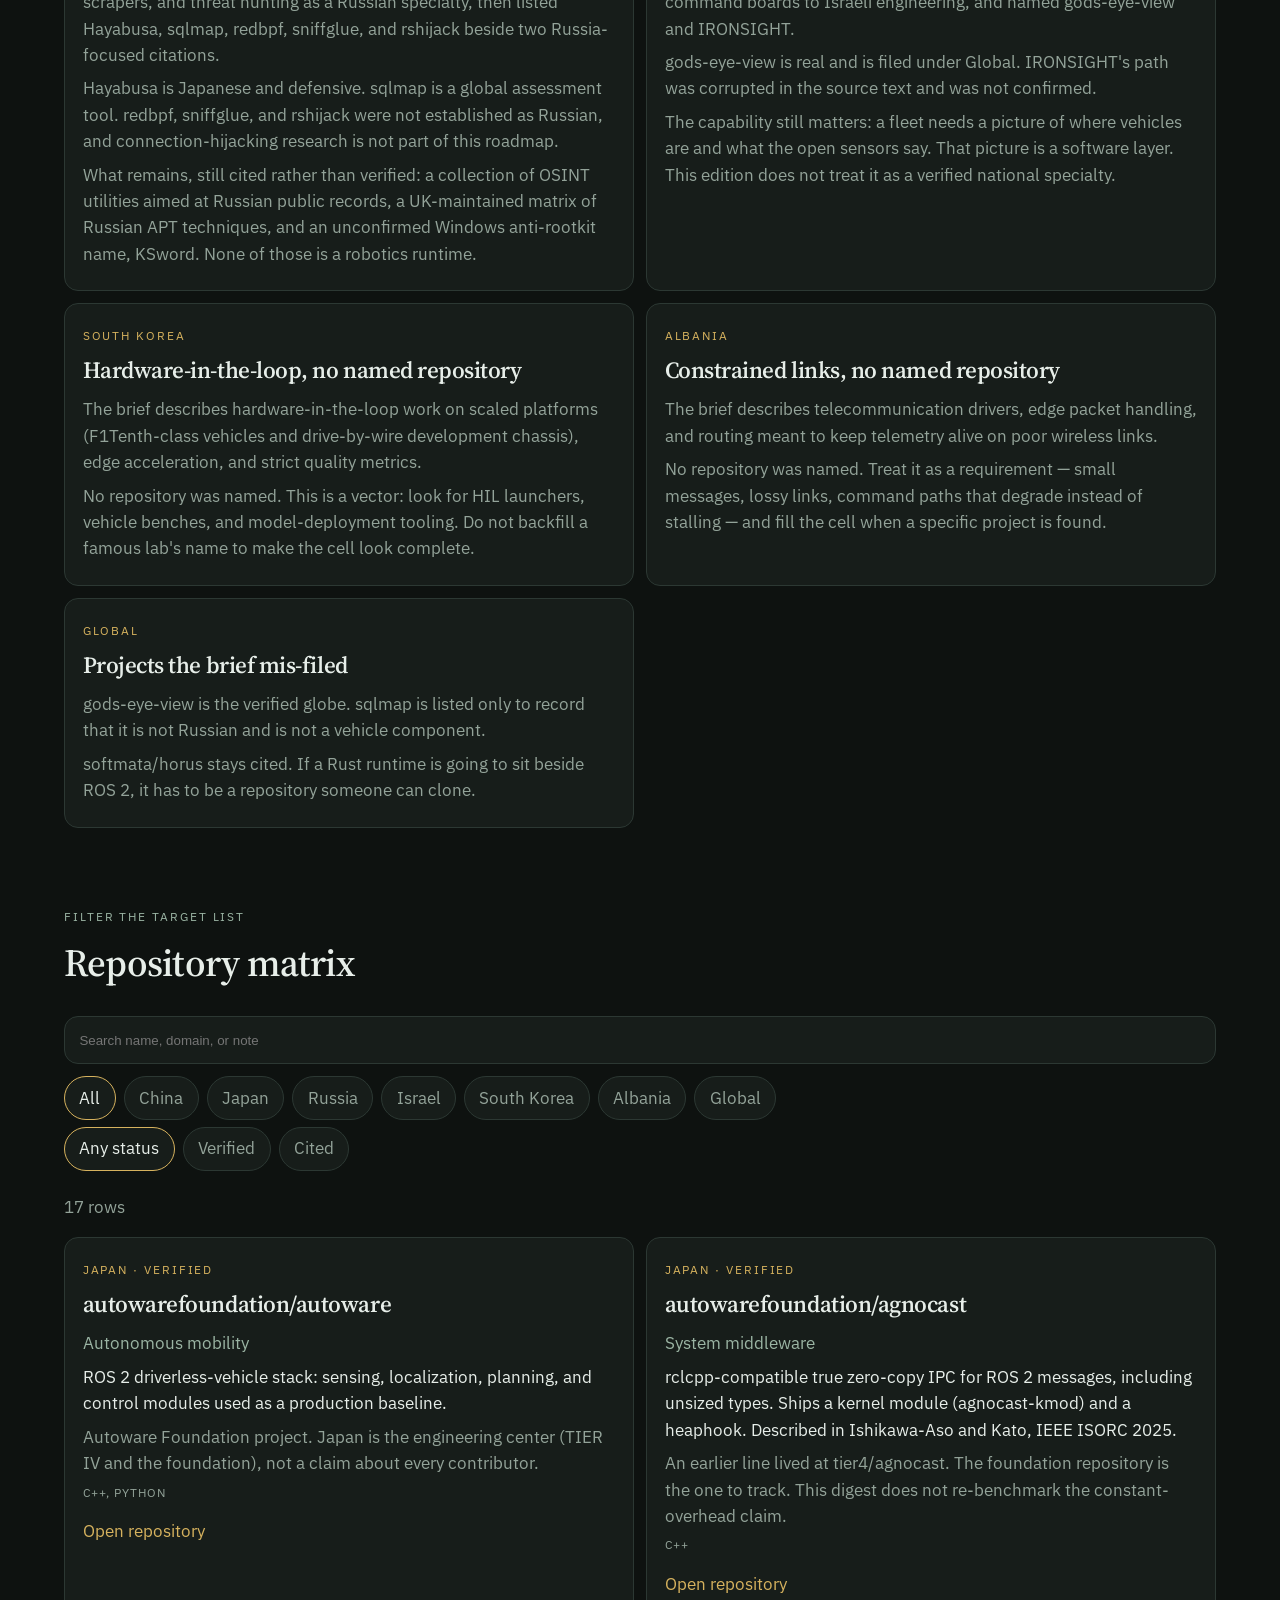
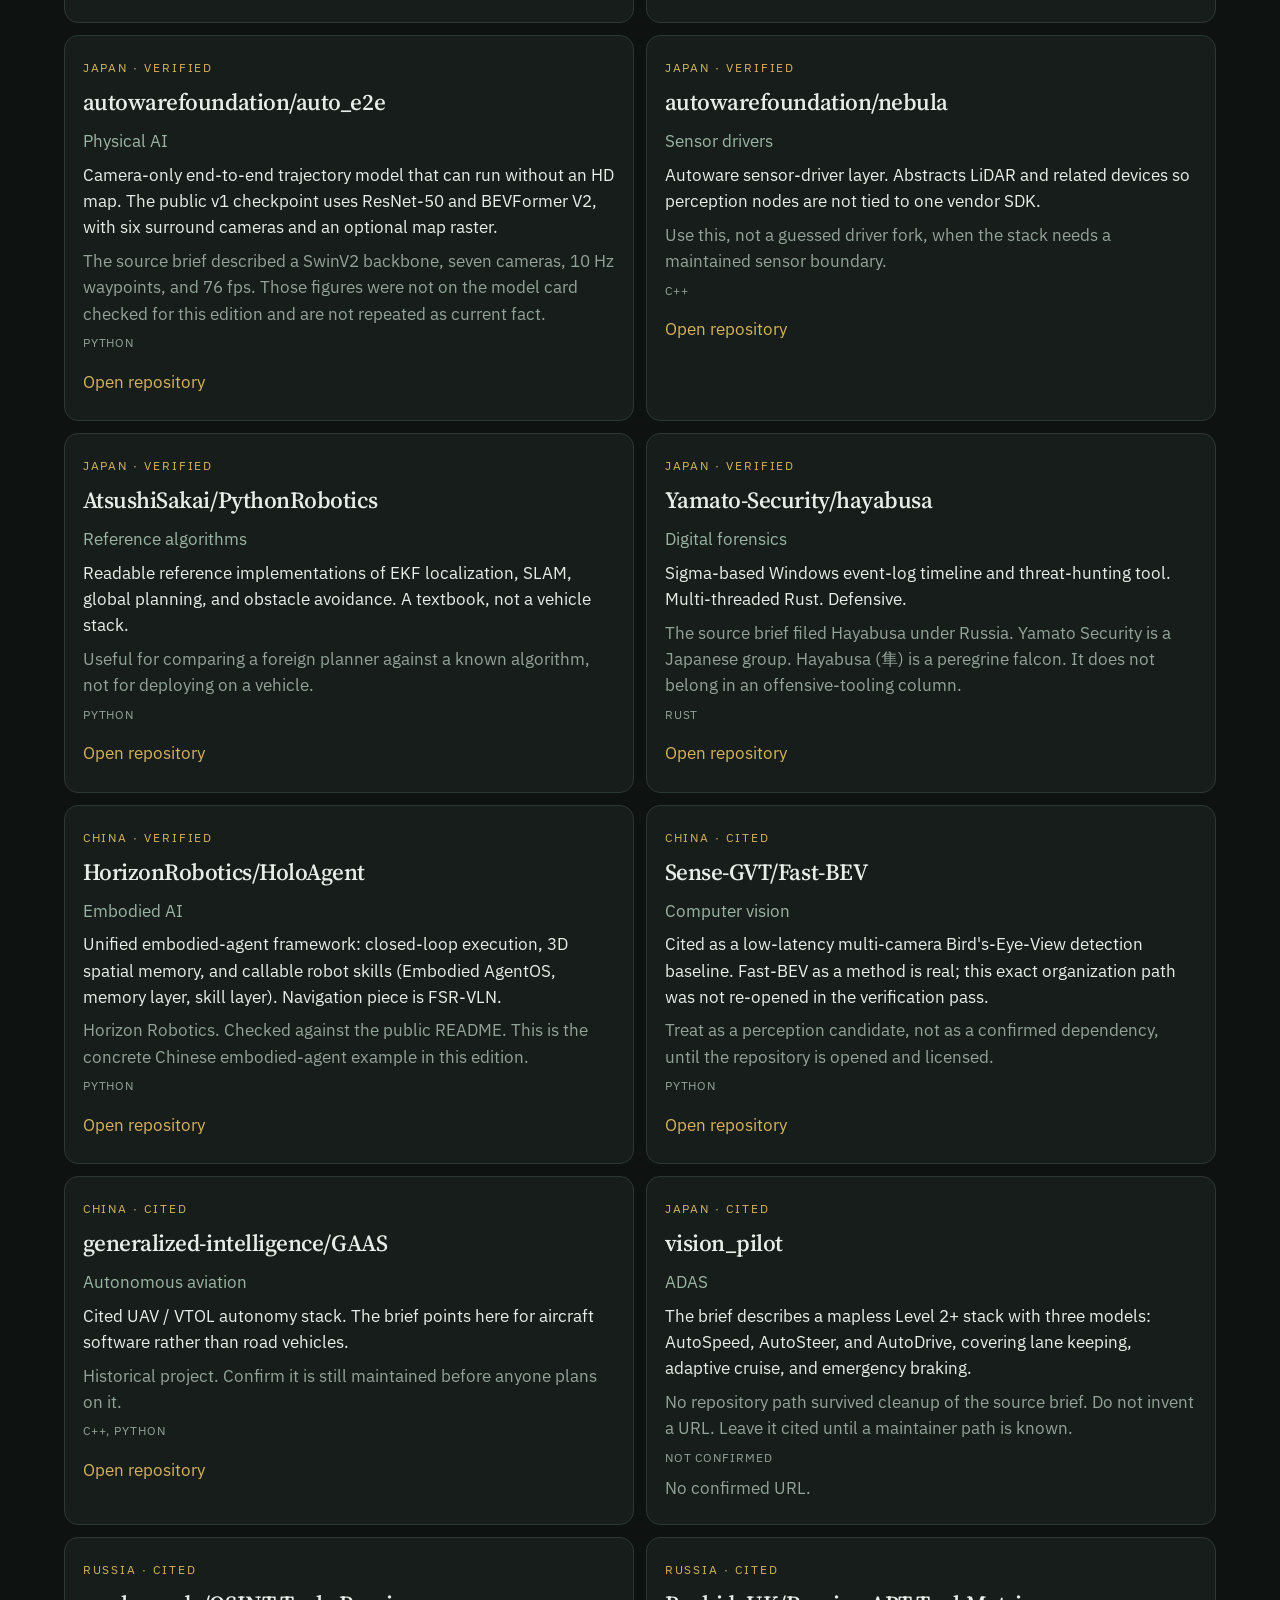
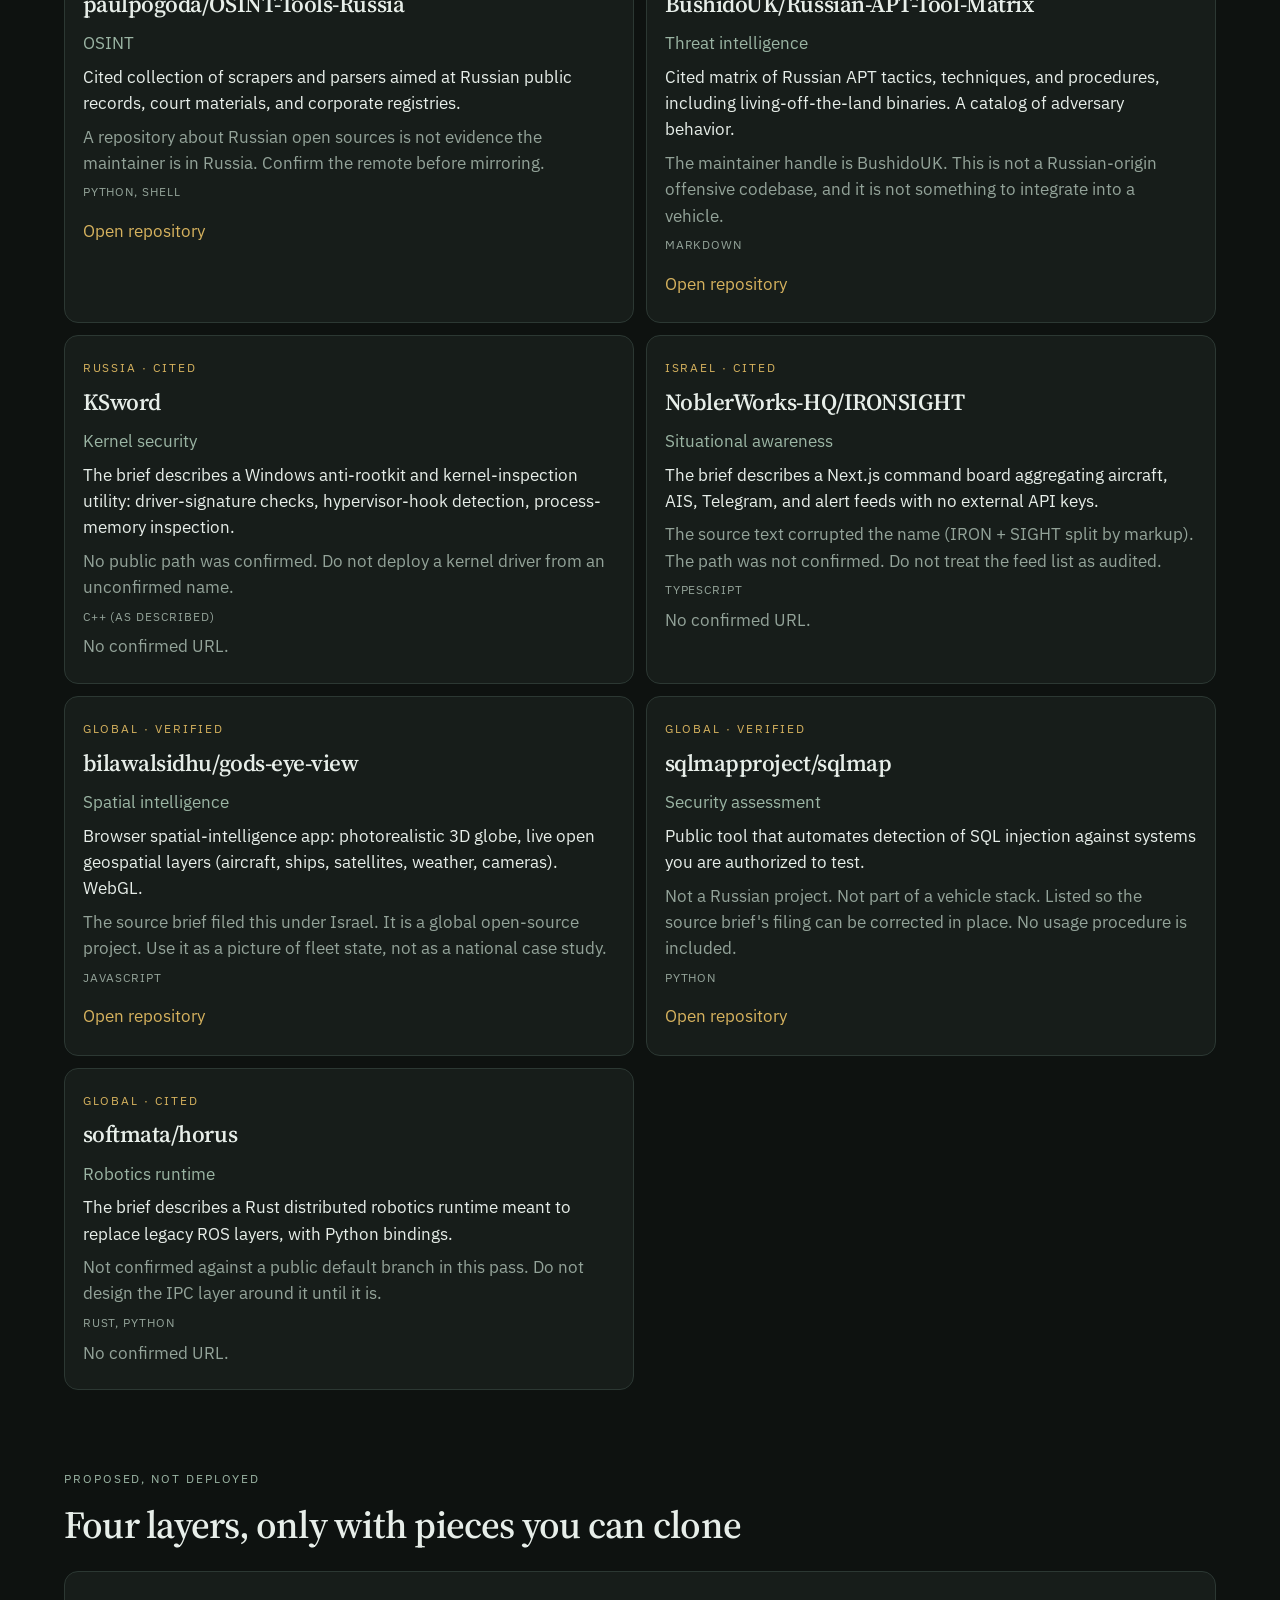
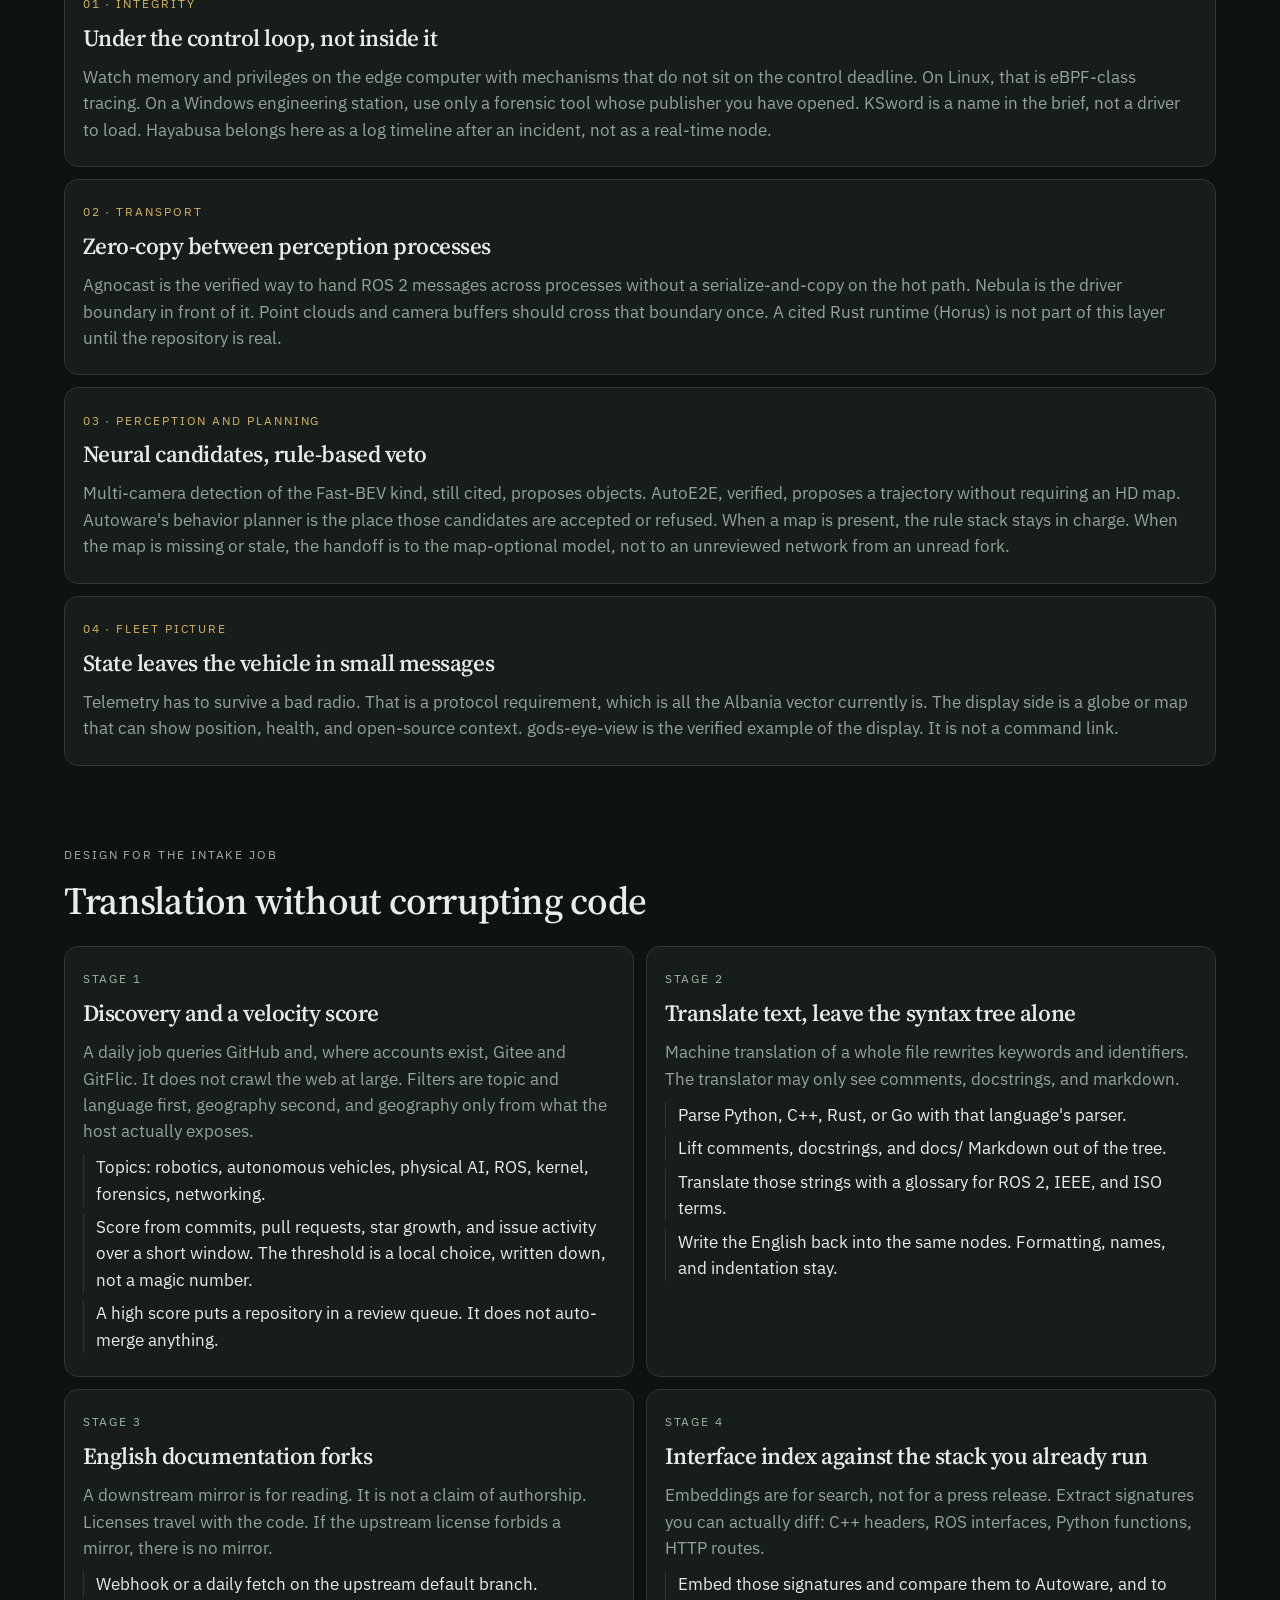
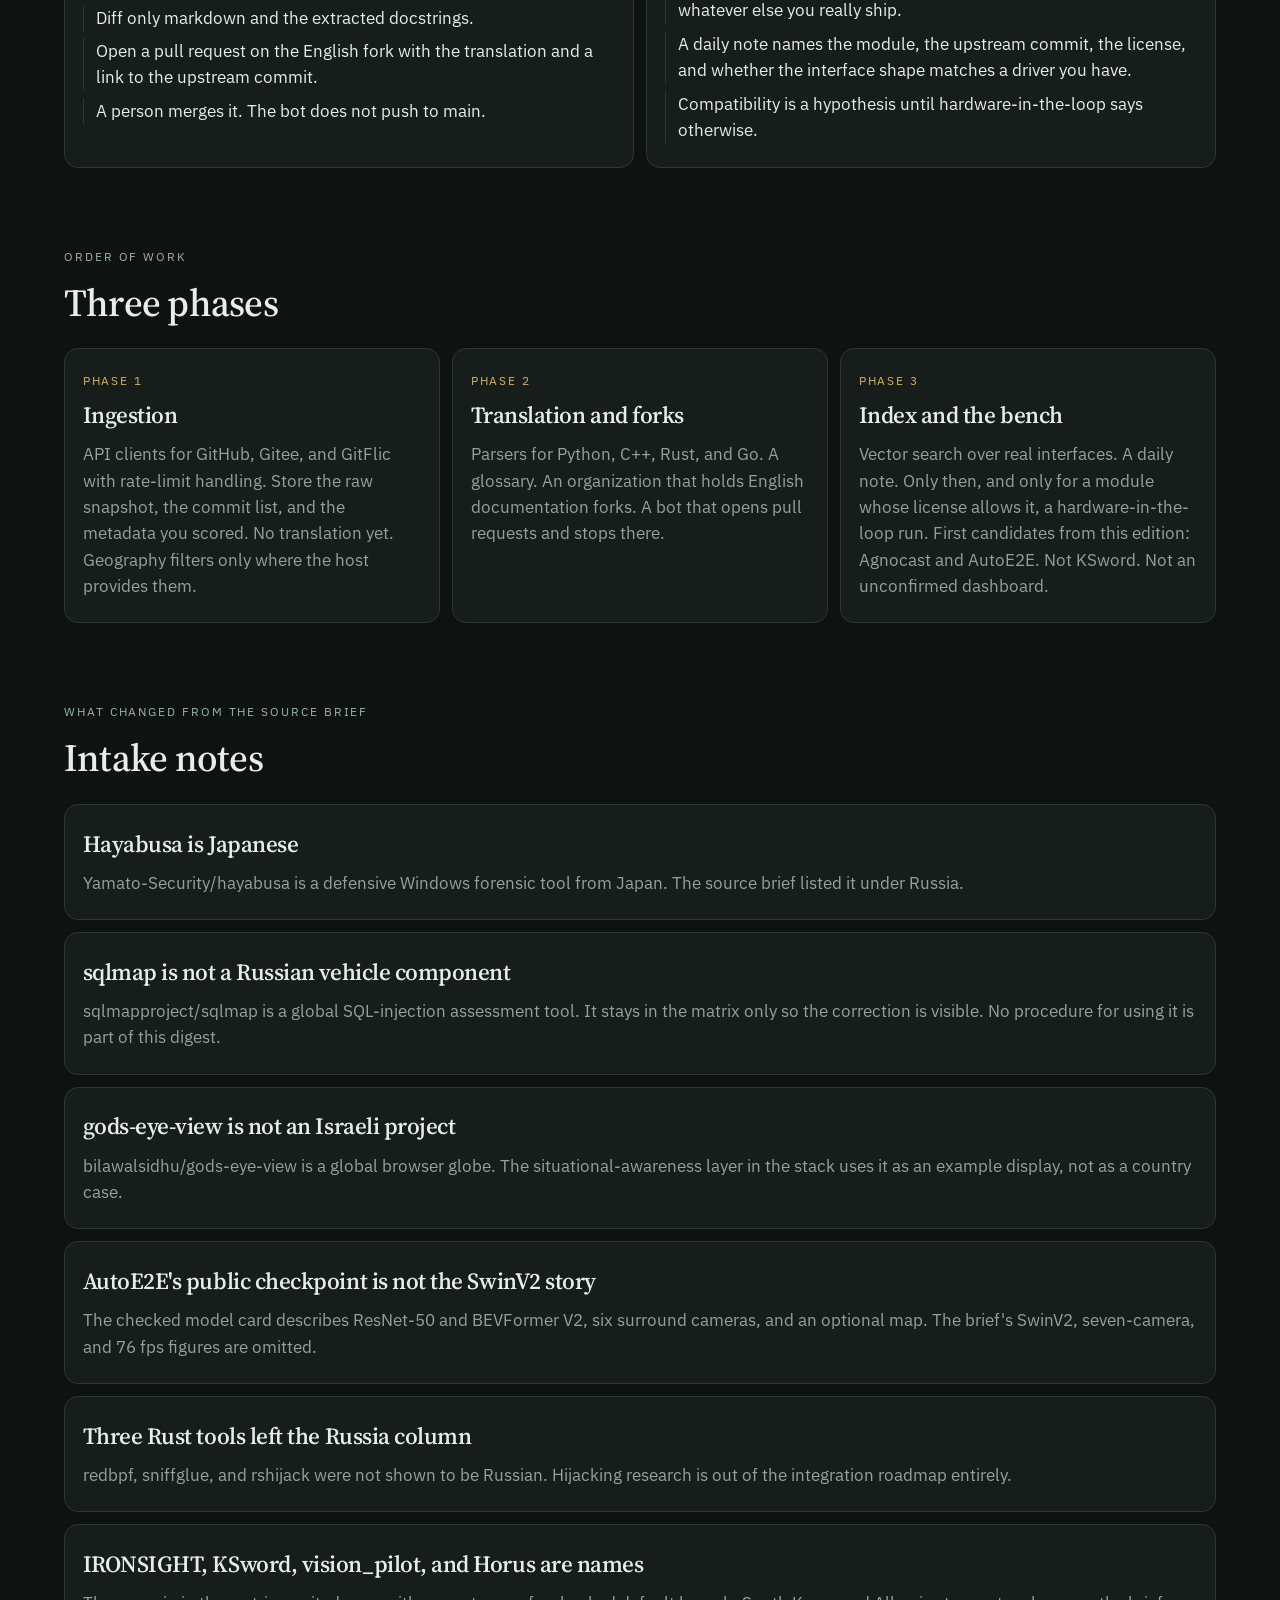
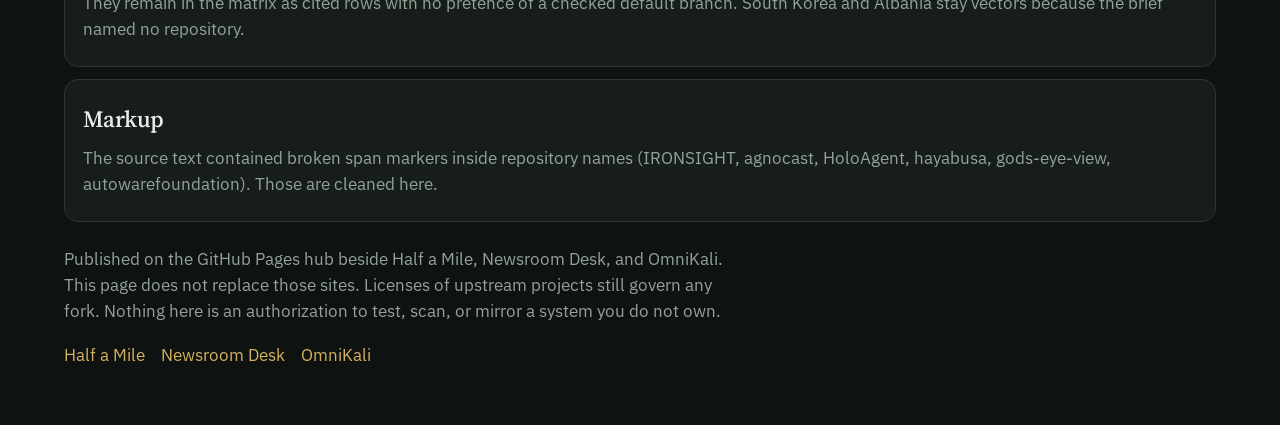
<file: digest/index.html>
<!doctype html>
<html lang="en">
<head>
  <meta charset="utf-8" />
  <meta name="viewport" content="width=device-width, initial-scale=1" />
  <title>Systems Digest — Global Autonomous Systems</title>
  <meta name="description" content="Cross-jurisdictional working brief on autonomous systems, cyber-relevant open source, and an English documentation-fork pipeline." />
  <link rel="icon" href="/favicon.svg" />
  <link rel="preconnect" href="https://fonts.googleapis.com" />
  <link rel="preconnect" href="https://fonts.gstatic.com" crossorigin />
  <link rel="stylesheet" href="https://fonts.googleapis.com/css2?family=IBM+Plex+Sans:ital,wght@0,400;0,500;0,600;1,400&family=Source+Serif+4:opsz,wght@8..60,500;8..60,600&display=swap" />
  <link rel="stylesheet" href="digest.css" />
</head>
<body>
  <header class="bar">
    <div class="wrap bar-row">
      <a class="brand" href="#overview">Systems Digest</a>
      <nav class="desk" aria-label="On this page">
        <a href="#overview">Overview</a>
        <a href="#jurisdictions">Jurisdictions</a>
        <a href="#matrix">Matrix</a>
        <a href="#stack">Stack</a>
        <a href="#pipeline">Pipeline</a>
        <a href="#roadmap">Roadmap</a>
        <a href="#notes">Notes</a>
        <a href="/digest/intake/">Intake</a>
      </nav>
    </div>
    <nav class="mobile" aria-label="On this page">
      <a href="#overview">Overview</a>
      <a href="#jurisdictions">Jurisdictions</a>
      <a href="#matrix">Matrix</a>
      <a href="#stack">Stack</a>
      <a href="#pipeline">Pipeline</a>
      <a href="#roadmap">Roadmap</a>
      <a href="#notes">Notes</a>
      <a href="/digest/intake/">Intake</a>
    </nav>
  </header>
  <main class="wrap">
    <section id="overview">
      <p class="eyebrow">Working brief · 14 October 2026</p>
      <h1>Global autonomous systems, cyber intelligence, and robotics.</h1>
      <p class="dek">A cross-jurisdictional repository digest, with the labels checked. The English briefs and the daily fork job are live.</p>
      <dl class="stats">
        <div><dt>Verified rows</dt><dd>9</dd></div>
        <div><dt>Cited rows</dt><dd>8</dd></div>
        <div><dt>Vectors</dt><dd>2</dd></div>
        <div><dt>Hosts to watch</dt><dd>3</dd></div>
      </dl>
      <p>Open-source work on autonomous vehicles, robotics, and the security tools around them is scattered. The useful repositories are not all in one company or one country. Some of them are hard to read if you do not read the language of the README and the comments.</p>
<p>This digest is the field note. The daily job is <a href="/digest/intake/">systems intake</a>: it forks a short allowlist, writes an English operator brief, and each fork pulls that brief back the same day. Code is not rewritten. It is a working brief dated 14 October 2026. It is not a statement that a state runs any of these projects, and it is not a statement that every maintainer lives in the country on the tag.</p>
<p>Tags are intake labels. Verified means a public repository or model card was checked for this edition. Cited means the source brief named it and this pass did not re-confirm the tree. A vector is a capability with no repository attached.</p>
    </section>
    <section id="jurisdictions">
      <p class="eyebrow sage">Where the work actually sits</p>
      <h2>Jurisdictions</h2>
      <div class="grid">
        <article class="card">
              <p class="kicker">China</p>
              <h3>Embodied agents and camera-first perception</h3>
              <p class="quiet">The verified anchor is HorizonRobotics/HoloAgent: one agent loop that plans, calls robot skills, and keeps a 3D spatial memory instead of treating navigation and manipulation as separate demos.</p><p class="quiet">The brief also points at Fast-BEV for multi-camera 3D detection and at GAAS for VTOL and UAV software. Both stay cited until someone opens the tree, the license, and the last commit.</p><p class="quiet">What is worth copying is the pattern, not a slogan about a country: camera-first geometry, then a closed loop that can recover when a skill only half-finishes.</p>
            </article>
<article class="card">
              <p class="kicker">Japan</p>
              <h3>Certifiable stacks and zero-copy middleware</h3>
              <p class="quiet">Autoware is the modular ROS 2 baseline: perception, behavior, and control with a real release process. Agnocast sits under it and moves large sensor payloads between processes without serializing them. Nebula is the sensor-driver boundary. AutoE2E is the map-optional neural trajectory model.</p><p class="quiet">PythonRobotics is the algorithm reference used to check whether a new planner is actually a new idea.</p><p class="quiet">Hayabusa moves into this column. It is Yamato Security's Windows forensic timeline tool. The source brief had it under Russia. That filing was wrong.</p><p class="quiet">vision_pilot, with its AutoSpeed / AutoSteer / AutoDrive split, is still only a name in the brief. It is not a dependency.</p>
            </article>
<article class="card">
              <p class="kicker">Russia</p>
              <h3>What survives after the cluster is checked</h3>
              <p class="quiet">The source brief grouped kernel inspection, binary work, OSINT scrapers, and threat hunting as a Russian specialty, then listed Hayabusa, sqlmap, redbpf, sniffglue, and rshijack beside two Russia-focused citations.</p><p class="quiet">Hayabusa is Japanese and defensive. sqlmap is a global assessment tool. redbpf, sniffglue, and rshijack were not established as Russian, and connection-hijacking research is not part of this roadmap.</p><p class="quiet">What remains, still cited rather than verified: a collection of OSINT utilities aimed at Russian public records, a UK-maintained matrix of Russian APT techniques, and an unconfirmed Windows anti-rootkit name, KSword. None of those is a robotics runtime.</p>
            </article>
<article class="card">
              <p class="kicker">Israel</p>
              <h3>The situational-awareness claim, narrowed</h3>
              <p class="quiet">The brief assigned browser-native spatial intelligence and multi-feed command boards to Israeli engineering, and named gods-eye-view and IRONSIGHT.</p><p class="quiet">gods-eye-view is real and is filed under Global. IRONSIGHT's path was corrupted in the source text and was not confirmed.</p><p class="quiet">The capability still matters: a fleet needs a picture of where vehicles are and what the open sensors say. That picture is a software layer. This edition does not treat it as a verified national specialty.</p>
            </article>
<article class="card">
              <p class="kicker">South Korea</p>
              <h3>Hardware-in-the-loop, no named repository</h3>
              <p class="quiet">The brief describes hardware-in-the-loop work on scaled platforms (F1Tenth-class vehicles and drive-by-wire development chassis), edge acceleration, and strict quality metrics.</p><p class="quiet">No repository was named. This is a vector: look for HIL launchers, vehicle benches, and model-deployment tooling. Do not backfill a famous lab's name to make the cell look complete.</p>
            </article>
<article class="card">
              <p class="kicker">Albania</p>
              <h3>Constrained links, no named repository</h3>
              <p class="quiet">The brief describes telecommunication drivers, edge packet handling, and routing meant to keep telemetry alive on poor wireless links.</p><p class="quiet">No repository was named. Treat it as a requirement — small messages, lossy links, command paths that degrade instead of stalling — and fill the cell when a specific project is found.</p>
            </article>
<article class="card">
              <p class="kicker">Global</p>
              <h3>Projects the brief mis-filed</h3>
              <p class="quiet">gods-eye-view is the verified globe. sqlmap is listed only to record that it is not Russian and is not a vehicle component.</p><p class="quiet">softmata/horus stays cited. If a Rust runtime is going to sit beside ROS 2, it has to be a repository someone can clone.</p>
            </article>
      </div>
    </section>
    <section id="matrix">
      <p class="eyebrow sage">Filter the target list</p>
      <h2>Repository matrix</h2>
      <label class="search">
        <span class="sr">Search repositories</span>
        <input id="q" type="search" placeholder="Search name, domain, or note" />
      </label>
      <div class="chips" id="places" role="group" aria-label="Jurisdiction"></div>
      <div class="chips" id="states" role="group" aria-label="Status"></div>
      <p id="count" class="quiet"></p>
      <div class="grid" id="repos">
        <article class="card repo" data-j="Japan" data-s="verified" data-t="autowarefoundation/autoware autonomous mobility ros 2 driverless-vehicle stack: sensing, localization, planning, and control modules used as a production baseline. autoware foundation project. japan is the engineering center (tier iv and the foundation), not a claim about every contributor. c++, python">
      <p class="kicker">Japan · Verified</p>
      <h3>autowarefoundation/autoware</h3>
      <p class="domain">Autonomous mobility</p>
      <p>ROS 2 driverless-vehicle stack: sensing, localization, planning, and control modules used as a production baseline.</p>
      <p class="quiet">Autoware Foundation project. Japan is the engineering center (TIER IV and the foundation), not a claim about every contributor.</p>
      <p class="langs">C++, Python</p>
      <a class="out" href="https://github.com/autowarefoundation/autoware">Open repository</a>
    </article>
<article class="card repo" data-j="Japan" data-s="verified" data-t="autowarefoundation/agnocast system middleware rclcpp-compatible true zero-copy ipc for ros 2 messages, including unsized types. ships a kernel module (agnocast-kmod) and a heaphook. described in ishikawa-aso and kato, ieee isorc 2025. an earlier line lived at tier4/agnocast. the foundation repository is the one to track. this digest does not re-benchmark the constant-overhead claim. c++">
      <p class="kicker">Japan · Verified</p>
      <h3>autowarefoundation/agnocast</h3>
      <p class="domain">System middleware</p>
      <p>rclcpp-compatible true zero-copy IPC for ROS 2 messages, including unsized types. Ships a kernel module (agnocast-kmod) and a heaphook. Described in Ishikawa-Aso and Kato, IEEE ISORC 2025.</p>
      <p class="quiet">An earlier line lived at tier4/agnocast. The foundation repository is the one to track. This digest does not re-benchmark the constant-overhead claim.</p>
      <p class="langs">C++</p>
      <a class="out" href="https://github.com/autowarefoundation/agnocast">Open repository</a>
    </article>
<article class="card repo" data-j="Japan" data-s="verified" data-t="autowarefoundation/auto_e2e physical ai camera-only end-to-end trajectory model that can run without an hd map. the public v1 checkpoint uses resnet-50 and bevformer v2, with six surround cameras and an optional map raster. the source brief described a swinv2 backbone, seven cameras, 10 hz waypoints, and 76 fps. those figures were not on the model card checked for this edition and are not repeated as current fact. python">
      <p class="kicker">Japan · Verified</p>
      <h3>autowarefoundation/auto_e2e</h3>
      <p class="domain">Physical AI</p>
      <p>Camera-only end-to-end trajectory model that can run without an HD map. The public v1 checkpoint uses ResNet-50 and BEVFormer V2, with six surround cameras and an optional map raster.</p>
      <p class="quiet">The source brief described a SwinV2 backbone, seven cameras, 10 Hz waypoints, and 76 fps. Those figures were not on the model card checked for this edition and are not repeated as current fact.</p>
      <p class="langs">Python</p>
      <a class="out" href="https://github.com/autowarefoundation/auto_e2e">Open repository</a>
    </article>
<article class="card repo" data-j="Japan" data-s="verified" data-t="autowarefoundation/nebula sensor drivers autoware sensor-driver layer. abstracts lidar and related devices so perception nodes are not tied to one vendor sdk. use this, not a guessed driver fork, when the stack needs a maintained sensor boundary. c++">
      <p class="kicker">Japan · Verified</p>
      <h3>autowarefoundation/nebula</h3>
      <p class="domain">Sensor drivers</p>
      <p>Autoware sensor-driver layer. Abstracts LiDAR and related devices so perception nodes are not tied to one vendor SDK.</p>
      <p class="quiet">Use this, not a guessed driver fork, when the stack needs a maintained sensor boundary.</p>
      <p class="langs">C++</p>
      <a class="out" href="https://github.com/autowarefoundation/nebula">Open repository</a>
    </article>
<article class="card repo" data-j="Japan" data-s="verified" data-t="atsushisakai/pythonrobotics reference algorithms readable reference implementations of ekf localization, slam, global planning, and obstacle avoidance. a textbook, not a vehicle stack. useful for comparing a foreign planner against a known algorithm, not for deploying on a vehicle. python">
      <p class="kicker">Japan · Verified</p>
      <h3>AtsushiSakai/PythonRobotics</h3>
      <p class="domain">Reference algorithms</p>
      <p>Readable reference implementations of EKF localization, SLAM, global planning, and obstacle avoidance. A textbook, not a vehicle stack.</p>
      <p class="quiet">Useful for comparing a foreign planner against a known algorithm, not for deploying on a vehicle.</p>
      <p class="langs">Python</p>
      <a class="out" href="https://github.com/AtsushiSakai/PythonRobotics">Open repository</a>
    </article>
<article class="card repo" data-j="Japan" data-s="verified" data-t="yamato-security/hayabusa digital forensics sigma-based windows event-log timeline and threat-hunting tool. multi-threaded rust. defensive. the source brief filed hayabusa under russia. yamato security is a japanese group. hayabusa (隼) is a peregrine falcon. it does not belong in an offensive-tooling column. rust">
      <p class="kicker">Japan · Verified</p>
      <h3>Yamato-Security/hayabusa</h3>
      <p class="domain">Digital forensics</p>
      <p>Sigma-based Windows event-log timeline and threat-hunting tool. Multi-threaded Rust. Defensive.</p>
      <p class="quiet">The source brief filed Hayabusa under Russia. Yamato Security is a Japanese group. Hayabusa (隼) is a peregrine falcon. It does not belong in an offensive-tooling column.</p>
      <p class="langs">Rust</p>
      <a class="out" href="https://github.com/Yamato-Security/hayabusa">Open repository</a>
    </article>
<article class="card repo" data-j="China" data-s="verified" data-t="horizonrobotics/holoagent embodied ai unified embodied-agent framework: closed-loop execution, 3d spatial memory, and callable robot skills (embodied agentos, memory layer, skill layer). navigation piece is fsr-vln. horizon robotics. checked against the public readme. this is the concrete chinese embodied-agent example in this edition. python">
      <p class="kicker">China · Verified</p>
      <h3>HorizonRobotics/HoloAgent</h3>
      <p class="domain">Embodied AI</p>
      <p>Unified embodied-agent framework: closed-loop execution, 3D spatial memory, and callable robot skills (Embodied AgentOS, memory layer, skill layer). Navigation piece is FSR-VLN.</p>
      <p class="quiet">Horizon Robotics. Checked against the public README. This is the concrete Chinese embodied-agent example in this edition.</p>
      <p class="langs">Python</p>
      <a class="out" href="https://github.com/HorizonRobotics/HoloAgent">Open repository</a>
    </article>
<article class="card repo" data-j="China" data-s="cited" data-t="sense-gvt/fast-bev computer vision cited as a low-latency multi-camera bird's-eye-view detection baseline. fast-bev as a method is real; this exact organization path was not re-opened in the verification pass. treat as a perception candidate, not as a confirmed dependency, until the repository is opened and licensed. python">
      <p class="kicker">China · Cited</p>
      <h3>Sense-GVT/Fast-BEV</h3>
      <p class="domain">Computer vision</p>
      <p>Cited as a low-latency multi-camera Bird's-Eye-View detection baseline. Fast-BEV as a method is real; this exact organization path was not re-opened in the verification pass.</p>
      <p class="quiet">Treat as a perception candidate, not as a confirmed dependency, until the repository is opened and licensed.</p>
      <p class="langs">Python</p>
      <a class="out" href="https://github.com/Sense-GVT/Fast-BEV">Open repository</a>
    </article>
<article class="card repo" data-j="China" data-s="cited" data-t="generalized-intelligence/gaas autonomous aviation cited uav / vtol autonomy stack. the brief points here for aircraft software rather than road vehicles. historical project. confirm it is still maintained before anyone plans on it. c++, python">
      <p class="kicker">China · Cited</p>
      <h3>generalized-intelligence/GAAS</h3>
      <p class="domain">Autonomous aviation</p>
      <p>Cited UAV / VTOL autonomy stack. The brief points here for aircraft software rather than road vehicles.</p>
      <p class="quiet">Historical project. Confirm it is still maintained before anyone plans on it.</p>
      <p class="langs">C++, Python</p>
      <a class="out" href="https://github.com/generalized-intelligence/GAAS">Open repository</a>
    </article>
<article class="card repo" data-j="Japan" data-s="cited" data-t="vision_pilot adas the brief describes a mapless level 2+ stack with three models: autospeed, autosteer, and autodrive, covering lane keeping, adaptive cruise, and emergency braking. no repository path survived cleanup of the source brief. do not invent a url. leave it cited until a maintainer path is known. not confirmed">
      <p class="kicker">Japan · Cited</p>
      <h3>vision_pilot</h3>
      <p class="domain">ADAS</p>
      <p>The brief describes a mapless Level 2+ stack with three models: AutoSpeed, AutoSteer, and AutoDrive, covering lane keeping, adaptive cruise, and emergency braking.</p>
      <p class="quiet">No repository path survived cleanup of the source brief. Do not invent a URL. Leave it cited until a maintainer path is known.</p>
      <p class="langs">Not confirmed</p>
      <p class="quiet">No confirmed URL.</p>
    </article>
<article class="card repo" data-j="Russia" data-s="cited" data-t="paulpogoda/osint-tools-russia osint cited collection of scrapers and parsers aimed at russian public records, court materials, and corporate registries. a repository about russian open sources is not evidence the maintainer is in russia. confirm the remote before mirroring. python, shell">
      <p class="kicker">Russia · Cited</p>
      <h3>paulpogoda/OSINT-Tools-Russia</h3>
      <p class="domain">OSINT</p>
      <p>Cited collection of scrapers and parsers aimed at Russian public records, court materials, and corporate registries.</p>
      <p class="quiet">A repository about Russian open sources is not evidence the maintainer is in Russia. Confirm the remote before mirroring.</p>
      <p class="langs">Python, Shell</p>
      <a class="out" href="https://github.com/paulpogoda/OSINT-Tools-Russia">Open repository</a>
    </article>
<article class="card repo" data-j="Russia" data-s="cited" data-t="bushidouk/russian-apt-tool-matrix threat intelligence cited matrix of russian apt tactics, techniques, and procedures, including living-off-the-land binaries. a catalog of adversary behavior. the maintainer handle is bushidouk. this is not a russian-origin offensive codebase, and it is not something to integrate into a vehicle. markdown">
      <p class="kicker">Russia · Cited</p>
      <h3>BushidoUK/Russian-APT-Tool-Matrix</h3>
      <p class="domain">Threat intelligence</p>
      <p>Cited matrix of Russian APT tactics, techniques, and procedures, including living-off-the-land binaries. A catalog of adversary behavior.</p>
      <p class="quiet">The maintainer handle is BushidoUK. This is not a Russian-origin offensive codebase, and it is not something to integrate into a vehicle.</p>
      <p class="langs">Markdown</p>
      <a class="out" href="https://github.com/BushidoUK/Russian-APT-Tool-Matrix">Open repository</a>
    </article>
<article class="card repo" data-j="Russia" data-s="cited" data-t="ksword kernel security the brief describes a windows anti-rootkit and kernel-inspection utility: driver-signature checks, hypervisor-hook detection, process-memory inspection. no public path was confirmed. do not deploy a kernel driver from an unconfirmed name. c++ (as described)">
      <p class="kicker">Russia · Cited</p>
      <h3>KSword</h3>
      <p class="domain">Kernel security</p>
      <p>The brief describes a Windows anti-rootkit and kernel-inspection utility: driver-signature checks, hypervisor-hook detection, process-memory inspection.</p>
      <p class="quiet">No public path was confirmed. Do not deploy a kernel driver from an unconfirmed name.</p>
      <p class="langs">C++ (as described)</p>
      <p class="quiet">No confirmed URL.</p>
    </article>
<article class="card repo" data-j="Israel" data-s="cited" data-t="noblerworks-hq/ironsight situational awareness the brief describes a next.js command board aggregating aircraft, ais, telegram, and alert feeds with no external api keys. the source text corrupted the name (iron + sight split by markup). the path was not confirmed. do not treat the feed list as audited. typescript">
      <p class="kicker">Israel · Cited</p>
      <h3>NoblerWorks-HQ/IRONSIGHT</h3>
      <p class="domain">Situational awareness</p>
      <p>The brief describes a Next.js command board aggregating aircraft, AIS, Telegram, and alert feeds with no external API keys.</p>
      <p class="quiet">The source text corrupted the name (IRON + SIGHT split by markup). The path was not confirmed. Do not treat the feed list as audited.</p>
      <p class="langs">TypeScript</p>
      <p class="quiet">No confirmed URL.</p>
    </article>
<article class="card repo" data-j="Global" data-s="verified" data-t="bilawalsidhu/gods-eye-view spatial intelligence browser spatial-intelligence app: photorealistic 3d globe, live open geospatial layers (aircraft, ships, satellites, weather, cameras). webgl. the source brief filed this under israel. it is a global open-source project. use it as a picture of fleet state, not as a national case study. javascript">
      <p class="kicker">Global · Verified</p>
      <h3>bilawalsidhu/gods-eye-view</h3>
      <p class="domain">Spatial intelligence</p>
      <p>Browser spatial-intelligence app: photorealistic 3D globe, live open geospatial layers (aircraft, ships, satellites, weather, cameras). WebGL.</p>
      <p class="quiet">The source brief filed this under Israel. It is a global open-source project. Use it as a picture of fleet state, not as a national case study.</p>
      <p class="langs">JavaScript</p>
      <a class="out" href="https://github.com/bilawalsidhu/gods-eye-view">Open repository</a>
    </article>
<article class="card repo" data-j="Global" data-s="verified" data-t="sqlmapproject/sqlmap security assessment public tool that automates detection of sql injection against systems you are authorized to test. not a russian project. not part of a vehicle stack. listed so the source brief's filing can be corrected in place. no usage procedure is included. python">
      <p class="kicker">Global · Verified</p>
      <h3>sqlmapproject/sqlmap</h3>
      <p class="domain">Security assessment</p>
      <p>Public tool that automates detection of SQL injection against systems you are authorized to test.</p>
      <p class="quiet">Not a Russian project. Not part of a vehicle stack. Listed so the source brief's filing can be corrected in place. No usage procedure is included.</p>
      <p class="langs">Python</p>
      <a class="out" href="https://github.com/sqlmapproject/sqlmap">Open repository</a>
    </article>
<article class="card repo" data-j="Global" data-s="cited" data-t="softmata/horus robotics runtime the brief describes a rust distributed robotics runtime meant to replace legacy ros layers, with python bindings. not confirmed against a public default branch in this pass. do not design the ipc layer around it until it is. rust, python">
      <p class="kicker">Global · Cited</p>
      <h3>softmata/horus</h3>
      <p class="domain">Robotics runtime</p>
      <p>The brief describes a Rust distributed robotics runtime meant to replace legacy ROS layers, with Python bindings.</p>
      <p class="quiet">Not confirmed against a public default branch in this pass. Do not design the IPC layer around it until it is.</p>
      <p class="langs">Rust, Python</p>
      <p class="quiet">No confirmed URL.</p>
    </article>
      </div>
    </section>
    <section id="stack">
      <p class="eyebrow sage">Proposed, not deployed</p>
      <h2>Four layers, only with pieces you can clone</h2>
      <div class="stack">
        <article class="card">
              <p class="kicker">01 · Integrity</p>
              <h3>Under the control loop, not inside it</h3>
              <p class="quiet">Watch memory and privileges on the edge computer with mechanisms that do not sit on the control deadline. On Linux, that is eBPF-class tracing. On a Windows engineering station, use only a forensic tool whose publisher you have opened. KSword is a name in the brief, not a driver to load. Hayabusa belongs here as a log timeline after an incident, not as a real-time node.</p>
            </article>
<article class="card">
              <p class="kicker">02 · Transport</p>
              <h3>Zero-copy between perception processes</h3>
              <p class="quiet">Agnocast is the verified way to hand ROS 2 messages across processes without a serialize-and-copy on the hot path. Nebula is the driver boundary in front of it. Point clouds and camera buffers should cross that boundary once. A cited Rust runtime (Horus) is not part of this layer until the repository is real.</p>
            </article>
<article class="card">
              <p class="kicker">03 · Perception and planning</p>
              <h3>Neural candidates, rule-based veto</h3>
              <p class="quiet">Multi-camera detection of the Fast-BEV kind, still cited, proposes objects. AutoE2E, verified, proposes a trajectory without requiring an HD map. Autoware's behavior planner is the place those candidates are accepted or refused. When a map is present, the rule stack stays in charge. When the map is missing or stale, the handoff is to the map-optional model, not to an unreviewed network from an unread fork.</p>
            </article>
<article class="card">
              <p class="kicker">04 · Fleet picture</p>
              <h3>State leaves the vehicle in small messages</h3>
              <p class="quiet">Telemetry has to survive a bad radio. That is a protocol requirement, which is all the Albania vector currently is. The display side is a globe or map that can show position, health, and open-source context. gods-eye-view is the verified example of the display. It is not a command link.</p>
            </article>
      </div>
    </section>
    <section id="pipeline">
      <p class="eyebrow sage">Design for the intake job</p>
      <h2>Translation without corrupting code</h2>
      <div class="grid">
        <article class="card">
              <p class="kicker sage">Stage 1</p>
              <h3>Discovery and a velocity score</h3>
              <p class="quiet">A daily job queries GitHub and, where accounts exist, Gitee and GitFlic. It does not crawl the web at large. Filters are topic and language first, geography second, and geography only from what the host actually exposes.</p>
              <ul><li>Topics: robotics, autonomous vehicles, physical AI, ROS, kernel, forensics, networking.</li><li>Score from commits, pull requests, star growth, and issue activity over a short window. The threshold is a local choice, written down, not a magic number.</li><li>A high score puts a repository in a review queue. It does not auto-merge anything.</li></ul>
            </article>
<article class="card">
              <p class="kicker sage">Stage 2</p>
              <h3>Translate text, leave the syntax tree alone</h3>
              <p class="quiet">Machine translation of a whole file rewrites keywords and identifiers. The translator may only see comments, docstrings, and markdown.</p>
              <ul><li>Parse Python, C++, Rust, or Go with that language's parser.</li><li>Lift comments, docstrings, and docs/ Markdown out of the tree.</li><li>Translate those strings with a glossary for ROS 2, IEEE, and ISO terms.</li><li>Write the English back into the same nodes. Formatting, names, and indentation stay.</li></ul>
            </article>
<article class="card">
              <p class="kicker sage">Stage 3</p>
              <h3>English documentation forks</h3>
              <p class="quiet">A downstream mirror is for reading. It is not a claim of authorship. Licenses travel with the code. If the upstream license forbids a mirror, there is no mirror.</p>
              <ul><li>Webhook or a daily fetch on the upstream default branch.</li><li>Diff only markdown and the extracted docstrings.</li><li>Open a pull request on the English fork with the translation and a link to the upstream commit.</li><li>A person merges it. The bot does not push to main.</li></ul>
            </article>
<article class="card">
              <p class="kicker sage">Stage 4</p>
              <h3>Interface index against the stack you already run</h3>
              <p class="quiet">Embeddings are for search, not for a press release. Extract signatures you can actually diff: C++ headers, ROS interfaces, Python functions, HTTP routes.</p>
              <ul><li>Embed those signatures and compare them to Autoware, and to whatever else you really ship.</li><li>A daily note names the module, the upstream commit, the license, and whether the interface shape matches a driver you have.</li><li>Compatibility is a hypothesis until hardware-in-the-loop says otherwise.</li></ul>
            </article>
      </div>
    </section>
    <section id="roadmap">
      <p class="eyebrow sage">Order of work</p>
      <h2>Three phases</h2>
      <div class="grid three">
        <article class="card">
              <p class="kicker">Phase 1</p>
              <h3>Ingestion</h3>
              <p class="quiet">API clients for GitHub, Gitee, and GitFlic with rate-limit handling. Store the raw snapshot, the commit list, and the metadata you scored. No translation yet. Geography filters only where the host provides them.</p>
            </article>
<article class="card">
              <p class="kicker">Phase 2</p>
              <h3>Translation and forks</h3>
              <p class="quiet">Parsers for Python, C++, Rust, and Go. A glossary. An organization that holds English documentation forks. A bot that opens pull requests and stops there.</p>
            </article>
<article class="card">
              <p class="kicker">Phase 3</p>
              <h3>Index and the bench</h3>
              <p class="quiet">Vector search over real interfaces. A daily note. Only then, and only for a module whose license allows it, a hardware-in-the-loop run. First candidates from this edition: Agnocast and AutoE2E. Not KSword. Not an unconfirmed dashboard.</p>
            </article>
      </div>
    </section>
    <section id="notes">
      <p class="eyebrow sage">What changed from the source brief</p>
      <h2>Intake notes</h2>
      <div class="stack">
        <article class="card">
              <h3>Hayabusa is Japanese</h3>
              <p class="quiet">Yamato-Security/hayabusa is a defensive Windows forensic tool from Japan. The source brief listed it under Russia.</p>
            </article>
<article class="card">
              <h3>sqlmap is not a Russian vehicle component</h3>
              <p class="quiet">sqlmapproject/sqlmap is a global SQL-injection assessment tool. It stays in the matrix only so the correction is visible. No procedure for using it is part of this digest.</p>
            </article>
<article class="card">
              <h3>gods-eye-view is not an Israeli project</h3>
              <p class="quiet">bilawalsidhu/gods-eye-view is a global browser globe. The situational-awareness layer in the stack uses it as an example display, not as a country case.</p>
            </article>
<article class="card">
              <h3>AutoE2E's public checkpoint is not the SwinV2 story</h3>
              <p class="quiet">The checked model card describes ResNet-50 and BEVFormer V2, six surround cameras, and an optional map. The brief's SwinV2, seven-camera, and 76 fps figures are omitted.</p>
            </article>
<article class="card">
              <h3>Three Rust tools left the Russia column</h3>
              <p class="quiet">redbpf, sniffglue, and rshijack were not shown to be Russian. Hijacking research is out of the integration roadmap entirely.</p>
            </article>
<article class="card">
              <h3>IRONSIGHT, KSword, vision_pilot, and Horus are names</h3>
              <p class="quiet">They remain in the matrix as cited rows with no pretence of a checked default branch. South Korea and Albania stay vectors because the brief named no repository.</p>
            </article>
<article class="card">
              <h3>Markup</h3>
              <p class="quiet">The source text contained broken span markers inside repository names (IRONSIGHT, agnocast, HoloAgent, hayabusa, gods-eye-view, autowarefoundation). Those are cleaned here.</p>
            </article>
      </div>
      <p class="quiet end">Published on the GitHub Pages hub beside Half a Mile, Newsroom Desk, and OmniKali. This page does not replace those sites. Licenses of upstream projects still govern any fork. Nothing here is an authorization to test, scan, or mirror a system you do not own.</p>
      <p class="links"><a href="/">Half a Mile</a><a href="/desk/">Newsroom Desk</a><a href="/omnikali/">OmniKali</a></p>
    </section>
  </main>
  <script>
    const places = ["All","China","Japan","Russia","Israel","South Korea","Albania","Global"];
    const states = [["All","Any status"],["verified","Verified"],["cited","Cited"]];
    let place = "All";
    let state = "All";
    const q = document.getElementById("q");
    const repos = [...document.querySelectorAll(".repo")];
    function chip(parent, label, pressed, onClick) {
      const b = document.createElement("button");
      b.type = "button";
      b.textContent = label;
      b.setAttribute("aria-pressed", pressed ? "true" : "false");
      b.addEventListener("click", onClick);
      parent.appendChild(b);
      return b;
    }
    const placeHost = document.getElementById("places");
    const stateHost = document.getElementById("states");
    const placeBtns = places.map((name) => chip(placeHost, name, name === "All", () => { place = name; paint(); }));
    const stateBtns = states.map(([id, label]) => chip(stateHost, label, id === "All", () => { state = id; paint(); }));
    function paint() {
      placeBtns.forEach((b, i) => b.setAttribute("aria-pressed", places[i] === place ? "true" : "false"));
      stateBtns.forEach((b, i) => b.setAttribute("aria-pressed", states[i][0] === state ? "true" : "false"));
      const query = q.value.trim().toLowerCase();
      let n = 0;
      for (const el of repos) {
        const ok = (place === "All" || el.dataset.j === place)
          && (state === "All" || el.dataset.s === state)
          && (!query || el.dataset.t.includes(query));
        el.hidden = !ok;
        if (ok) n += 1;
      }
      document.getElementById("count").textContent = n + (n === 1 ? " row" : " rows");
    }
    q.addEventListener("input", paint);
    paint();
  </script>
</body>
</html>
</file>
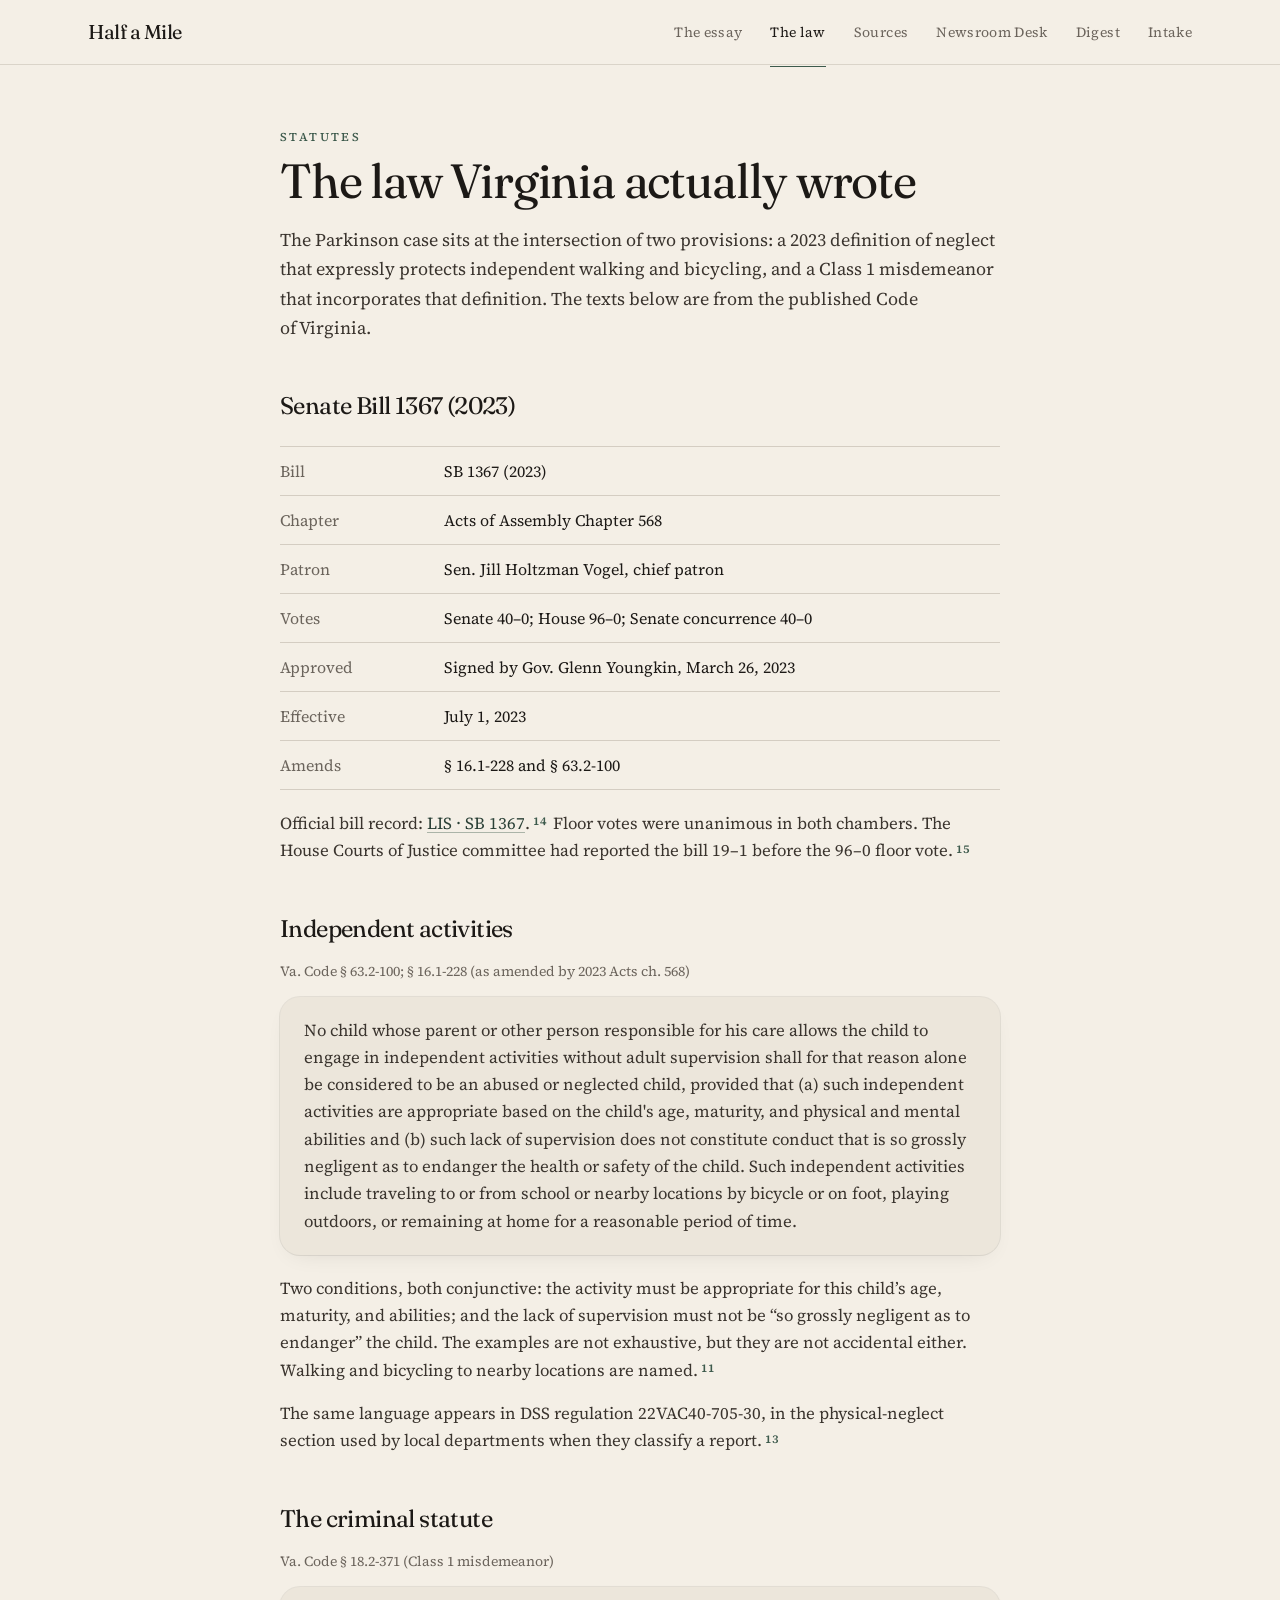
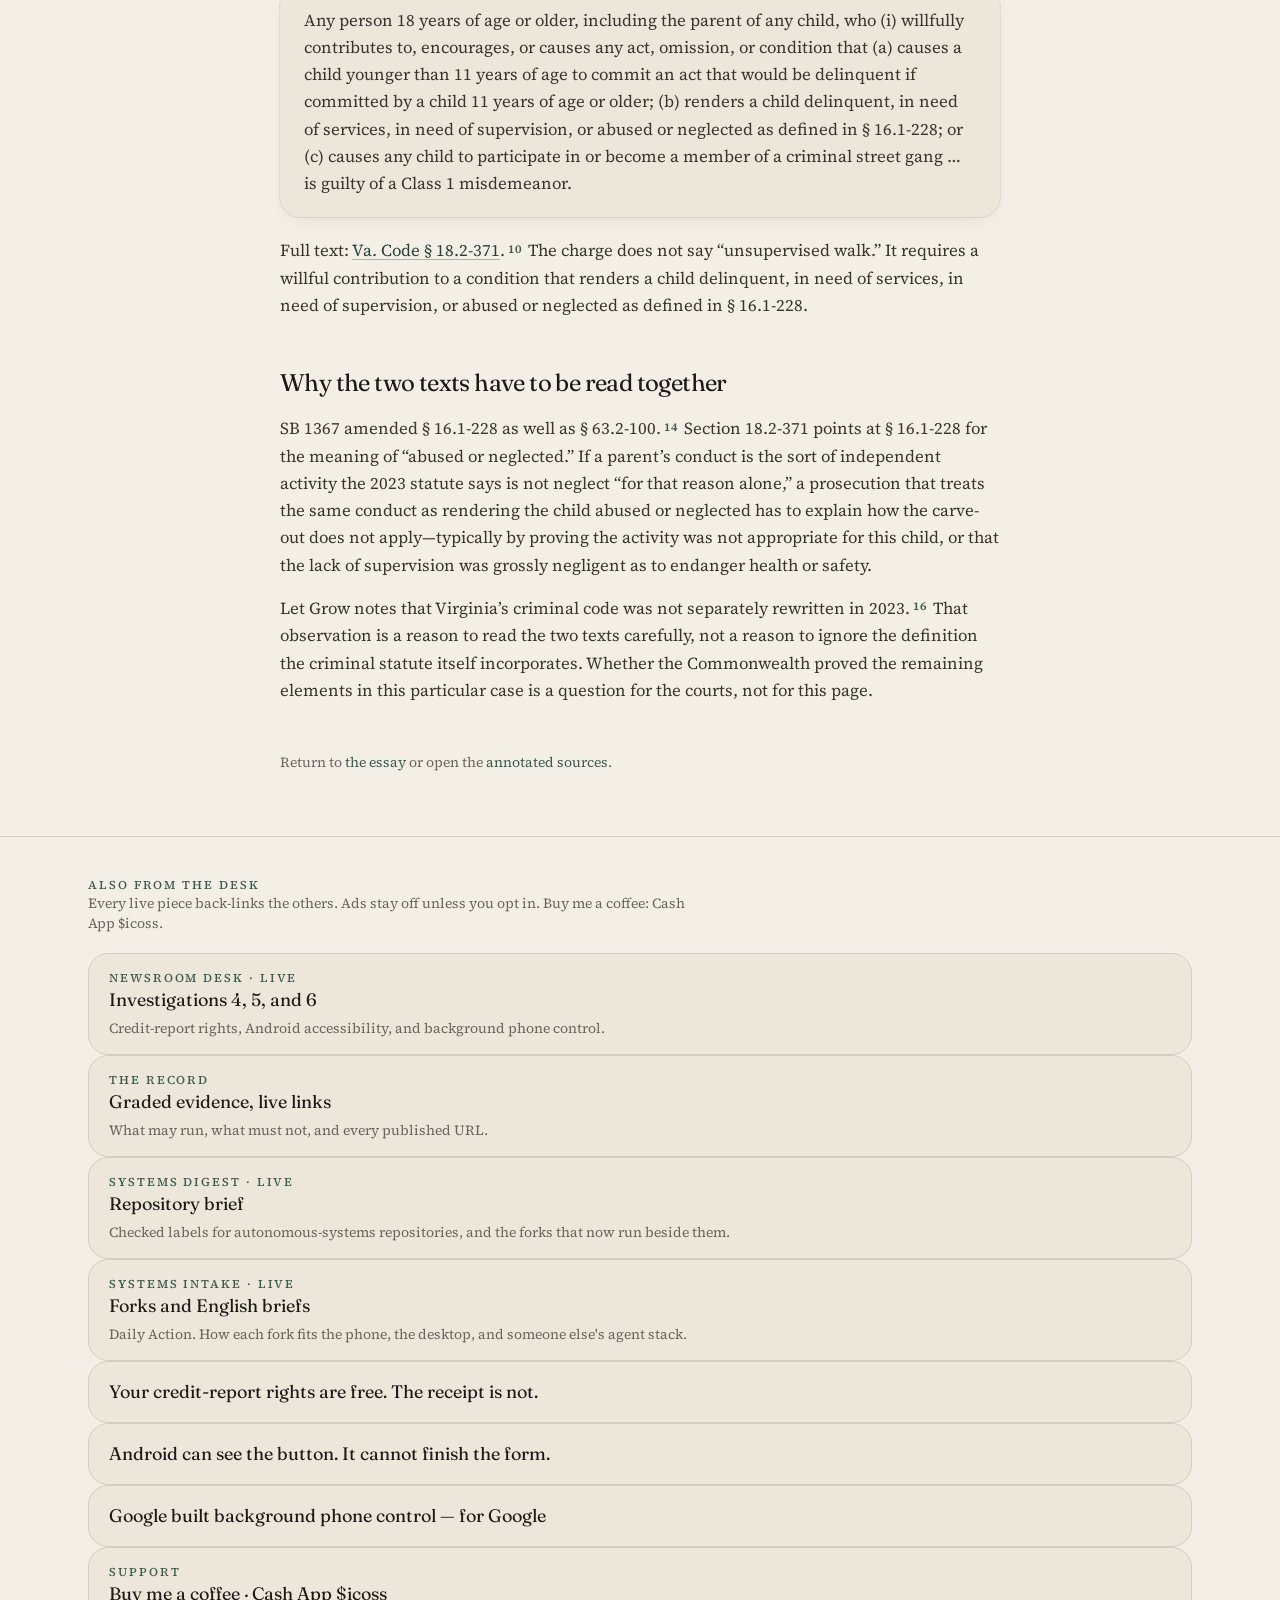
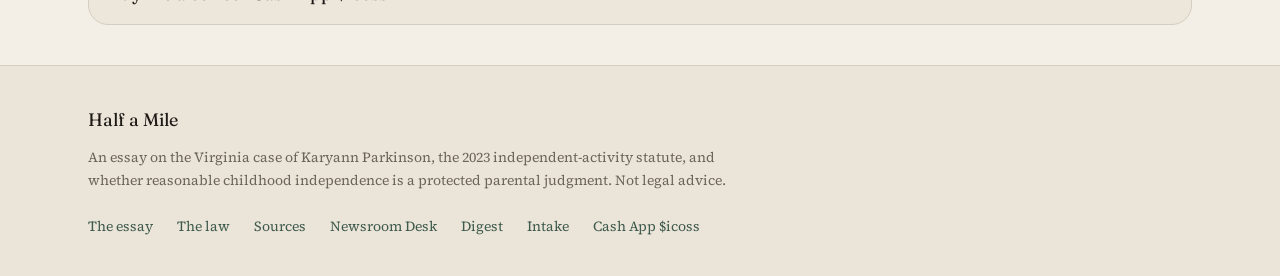
<file: law/index.html>
<!doctype html>
<html lang="en">
<head>
  <meta charset="utf-8" />
  <meta name="viewport" content="width=device-width, initial-scale=1" />
  <title>The law Virginia actually wrote — Half a Mile</title>
  <meta name="description" content="A Virginia mother was convicted after her five-year-old walked to a neighborhood pond. Virginia law expressly protects reasonable childhood independence." />
  <link rel="icon" type="image/svg+xml" href="../favicon.svg" />
  <link rel="preconnect" href="https://fonts.googleapis.com" />
  <link rel="preconnect" href="https://fonts.gstatic.com" crossorigin />
  <link rel="stylesheet" href="https://fonts.googleapis.com/css2?family=Fraunces:ital,opsz,wght@0,9..144,500;0,9..144,600;1,9..144,500;1,9..144,600&family=Source+Serif+4:ital,opsz,wght@0,8..60,400;0,8..60,600;1,8..60,400;1,8..60,600&display=swap" />
  <link rel="stylesheet" href="../site.css" />
</head>
<body>
  <header class="sticky top-0 z-40 border-b border-rule/80 bg-paper/90 backdrop-blur-md">
    <div class="mx-auto flex h-14 max-w-6xl items-center justify-between px-4 sm:h-16 sm:px-6">
      <a href="../" class="font-display text-lg tracking-tight text-ink sm:text-xl">Half a Mile</a>
      <nav class="hidden items-center gap-7 md:flex" aria-label="Primary">
        <a href="../" class="relative py-2 text-sm tracking-wide text-muted hover:text-ink">The essay</a>
        <a href="../law/" class="relative py-2 text-sm tracking-wide text-ink">The law<span class="absolute inset-x-0 -bottom-[17px] h-px bg-forest"></span></a>
        <a href="../sources/" class="relative py-2 text-sm tracking-wide text-muted hover:text-ink">Sources</a>
        <a href="/desk/" class="relative py-2 text-sm tracking-wide text-muted hover:text-ink">Newsroom Desk</a>
        <a href="/digest/" class="relative py-2 text-sm tracking-wide text-muted hover:text-ink">Digest</a>
        <a href="/digest/intake/" class="relative py-2 text-sm tracking-wide text-muted hover:text-ink">Intake</a>
      </nav>
      <button type="button" id="menu-btn" class="relative inline-flex size-11 items-center justify-center text-ink md:hidden" aria-label="Open menu" aria-expanded="false">
        <svg id="icon-open" xmlns="http://www.w3.org/2000/svg" width="20" height="20" viewBox="0 0 24 24" fill="none" stroke="currentColor" stroke-width="1.75"><path d="M4 5h16M4 12h16M4 19h16"/></svg>
        <svg id="icon-close" class="hidden" xmlns="http://www.w3.org/2000/svg" width="20" height="20" viewBox="0 0 24 24" fill="none" stroke="currentColor" stroke-width="1.75"><path d="M18 6 6 18M6 6l12 12"/></svg>
      </button>
    </div>
    <nav id="mobile-nav" class="hidden border-t border-rule bg-paper px-4 py-3 md:hidden" aria-label="Mobile">
      <a href="../" class="block px-1 py-3 text-base text-muted">The essay</a>
      <a href="../law/" class="block px-1 py-3 text-base text-ink">The law</a>
      <a href="../sources/" class="block px-1 py-3 text-base text-muted">Sources</a>
      <a href="/desk/" class="block px-1 py-3 text-base text-muted">Newsroom Desk</a>
      <a href="/digest/" class="block px-1 py-3 text-base text-muted">Digest</a>
      <a href="/digest/intake/" class="block px-1 py-3 text-base text-muted">Intake</a>
    </nav>
  </header>
  <main>
<!--$--><div class="mx-auto max-w-3xl px-4 py-10 sm:px-6 sm:py-16"><p class="text-xs font-medium tracking-[0.2em] text-forest uppercase">Statutes</p><h1 class="mt-3 font-display text-4xl tracking-tight text-ink sm:text-5xl">The law Virginia actually wrote</h1><p class="mt-5 text-lg leading-relaxed text-ink-soft">The Parkinson case sits at the intersection of two provisions: a 2023 definition of neglect that expressly protects independent walking and bicycling, and a Class 1 misdemeanor that incorporates that definition. The texts below are from the published Code of Virginia.</p><section class="mt-12"><h2 class="font-display text-2xl tracking-tight text-ink">Senate Bill 1367 (2023)</h2><dl class="mt-6 divide-y divide-rule border-y border-rule text-sm sm:text-base"><div class="grid grid-cols-1 gap-1 py-3 sm:grid-cols-[140px_minmax(0,1fr)] sm:gap-6"><dt class="text-muted">Bill</dt><dd class="text-ink">SB 1367 (2023)</dd></div><div class="grid grid-cols-1 gap-1 py-3 sm:grid-cols-[140px_minmax(0,1fr)] sm:gap-6"><dt class="text-muted">Chapter</dt><dd class="text-ink">Acts of Assembly Chapter 568</dd></div><div class="grid grid-cols-1 gap-1 py-3 sm:grid-cols-[140px_minmax(0,1fr)] sm:gap-6"><dt class="text-muted">Patron</dt><dd class="text-ink">Sen. Jill Holtzman Vogel, chief patron</dd></div><div class="grid grid-cols-1 gap-1 py-3 sm:grid-cols-[140px_minmax(0,1fr)] sm:gap-6"><dt class="text-muted">Votes</dt><dd class="text-ink">Senate 40–0; House 96–0; Senate concurrence 40–0</dd></div><div class="grid grid-cols-1 gap-1 py-3 sm:grid-cols-[140px_minmax(0,1fr)] sm:gap-6"><dt class="text-muted">Approved</dt><dd class="text-ink">Signed by Gov. Glenn Youngkin, March 26, 2023</dd></div><div class="grid grid-cols-1 gap-1 py-3 sm:grid-cols-[140px_minmax(0,1fr)] sm:gap-6"><dt class="text-muted">Effective</dt><dd class="text-ink">July 1, 2023</dd></div><div class="grid grid-cols-1 gap-1 py-3 sm:grid-cols-[140px_minmax(0,1fr)] sm:gap-6"><dt class="text-muted">Amends</dt><dd class="text-ink">§ 16.1-228 and § 63.2-100</dd></div></dl><p class="mt-5 text-[1.05rem] leading-relaxed text-ink-soft">Official bill record:<!-- --> <a class="text-forest-deep underline decoration-forest/40 underline-offset-3 hover:decoration-forest" href="https://lis.virginia.gov/bill-details/20231/SB1367" target="_blank" rel="noreferrer">LIS · SB 1367</a>.<a title="Virginia Legislative Information System, Chapter 568, approved March 26, 2023; effective July 1, 2023" aria-label="Source 14: Virginia Legislative Information System" href="../sources/#sb1367" class="cite">14</a> Floor votes were unanimous in both chambers. The House Courts of Justice committee had reported the bill 19–1 before the 96–0 floor vote.<a title="LegiScan" aria-label="Source 15: LegiScan" href="../sources/#legiscan" class="cite">15</a></p></section><section class="mt-12"><h2 class="font-display text-2xl tracking-tight text-ink">Independent activities</h2><p class="mt-4 text-sm text-muted">Va. Code § 63.2-100; § 16.1-228 (as amended by 2023 Acts ch. 568)</p><blockquote class="mt-4 rounded-xl bg-card px-5 py-5 text-[1.05rem] leading-relaxed text-ink-soft shadow-[var(--shadow-border)] sm:px-6">No child whose parent or other person responsible for his care allows the child to engage in independent activities without adult supervision shall for that reason alone be considered to be an abused or neglected child, provided that (a) such independent activities are appropriate based on the child's age, maturity, and physical and mental abilities and (b) such lack of supervision does not constitute conduct that is so grossly negligent as to endanger the health or safety of the child. Such independent activities include traveling to or from school or nearby locations by bicycle or on foot, playing outdoors, or remaining at home for a reasonable period of time.</blockquote><p class="mt-5 text-[1.05rem] leading-relaxed text-ink-soft">Two conditions, both conjunctive: the activity must be appropriate for this child’s age, maturity, and abilities; and the lack of supervision must not be “so grossly negligent as to endanger” the child. The examples are not exhaustive, but they are not accidental either. Walking and bicycling to nearby locations are named.<a title="Code of Virginia" aria-label="Source 11: Code of Virginia" href="../sources/#code100" class="cite">11</a></p><p class="mt-4 text-[1.05rem] leading-relaxed text-ink-soft">The same language appears in DSS regulation 22VAC40-705-30, in the physical-neglect section used by local departments when they classify a report.<a title="Virginia Administrative Code" aria-label="Source 13: Virginia Administrative Code" href="../sources/#vac30" class="cite">13</a></p></section><section class="mt-12"><h2 class="font-display text-2xl tracking-tight text-ink">The criminal statute</h2><p class="mt-4 text-sm text-muted">Va. Code § 18.2-371 (Class 1 misdemeanor)</p><blockquote class="mt-4 rounded-xl bg-card px-5 py-5 text-[1.05rem] leading-relaxed text-ink-soft shadow-[var(--shadow-border)] sm:px-6">Any person 18 years of age or older, including the parent of any child, who (i) willfully contributes to, encourages, or causes any act, omission, or condition that (a) causes a child younger than 11 years of age to commit an act that would be delinquent if committed by a child 11 years of age or older; (b) renders a child delinquent, in need of services, in need of supervision, or abused or neglected as defined in § 16.1-228; or (c) causes any child to participate in or become a member of a criminal street gang … is guilty of a Class 1 misdemeanor.</blockquote><p class="mt-5 text-[1.05rem] leading-relaxed text-ink-soft">Full text:<!-- --> <a class="text-forest-deep underline decoration-forest/40 underline-offset-3 hover:decoration-forest" href="https://law.lis.virginia.gov/vacode/title18.2/chapter8/section18.2-371/" target="_blank" rel="noreferrer">Va. Code § 18.2-371</a>.<a title="Code of Virginia" aria-label="Source 10: Code of Virginia" href="../sources/#code371" class="cite">10</a> The charge does not say “unsupervised walk.” It requires a willful contribution to a condition that renders a child delinquent, in need of services, in need of supervision, or abused or neglected as defined in § 16.1-228.</p></section><section class="mt-12"><h2 class="font-display text-2xl tracking-tight text-ink">Why the two texts have to be read together</h2><p class="mt-4 text-[1.05rem] leading-relaxed text-ink-soft">SB 1367 amended § 16.1-228 as well as § 63.2-100.<a title="Virginia Legislative Information System, Chapter 568, approved March 26, 2023; effective July 1, 2023" aria-label="Source 14: Virginia Legislative Information System" href="../sources/#sb1367" class="cite">14</a> Section 18.2-371 points at § 16.1-228 for the meaning of “abused or neglected.” If a parent’s conduct is the sort of independent activity the 2023 statute says is not neglect “for that reason alone,” a prosecution that treats the same conduct as rendering the child abused or neglected has to explain how the carve-out does not apply—typically by proving the activity was not appropriate for this child, or that the lack of supervision was grossly negligent as to endanger health or safety.</p><p class="mt-4 text-[1.05rem] leading-relaxed text-ink-soft">Let Grow notes that Virginia’s criminal code was not separately rewritten in 2023.<a title="Let Grow" aria-label="Source 16: Let Grow" href="../sources/#letgrow" class="cite">16</a> That observation is a reason to read the two texts carefully, not a reason to ignore the definition the criminal statute itself incorporates. Whether the Commonwealth proved the remaining elements in this particular case is a question for the courts, not for this page.</p></section><p class="mt-12 text-sm text-muted">Return to<!-- --> <a href="../" class="text-forest hover:underline">the essay</a> <!-- -->or open the<!-- --> <a href="../sources/" class="text-forest hover:underline">annotated sources</a>.</p></div><!--/$-->
  </main>
  
  <section class="border-t border-rule bg-paper">
    <div class="mx-auto max-w-6xl px-4 py-10 sm:px-6">
      <p class="text-xs font-medium tracking-[0.16em] text-forest uppercase">Also from the desk</p>
      <p class="mt-2 max-w-2xl text-sm text-muted">Every live piece back-links the others. Ads stay off unless you opt in. Buy me a coffee: Cash App $icoss.</p>
      <div class="mt-5 grid gap-4 md:grid-cols-2">
        <a href="https://newsroom-desk.vercel.app/" class="rounded-xl border border-rule bg-card px-5 py-4 hover:bg-paper">
          <p class="text-xs font-medium tracking-[0.16em] text-forest uppercase">Newsroom Desk · live</p>
          <p class="mt-2 font-display text-lg text-ink">Investigations 4, 5, and 6</p>
          <p class="mt-1 text-sm text-muted">Credit-report rights, Android accessibility, and background phone control.</p>
        </a>
        <a href="https://newsroom-desk.vercel.app/record/" class="rounded-xl border border-rule bg-card px-5 py-4 hover:bg-paper">
          <p class="text-xs font-medium tracking-[0.16em] text-forest uppercase">The record</p>
          <p class="mt-2 font-display text-lg text-ink">Graded evidence, live links</p>
          <p class="mt-1 text-sm text-muted">What may run, what must not, and every published URL.</p>
        </a>
        <a href="/digest/" class="rounded-xl border border-rule bg-card px-5 py-4 hover:bg-paper">
          <p class="text-xs font-medium tracking-[0.16em] text-forest uppercase">Systems Digest · live</p>
          <p class="mt-2 font-display text-lg text-ink">Repository brief</p>
          <p class="mt-1 text-sm text-muted">Checked labels for autonomous-systems repositories, and the forks that now run beside them.</p>
        </a>
        <a href="/digest/intake/" class="rounded-xl border border-rule bg-card px-5 py-4 hover:bg-paper">
          <p class="text-xs font-medium tracking-[0.16em] text-forest uppercase">Systems intake · live</p>
          <p class="mt-2 font-display text-lg text-ink">Forks and English briefs</p>
          <p class="mt-1 text-sm text-muted">Daily Action. How each fork fits the phone, the desktop, and someone else's agent stack.</p>
        </a>
        <a href="https://newsroom-desk.vercel.app/story/the-cost-of-proving-youre-right/" class="rounded-xl border border-rule bg-card px-5 py-4 hover:bg-paper"><p class="mt-0 font-display text-lg text-ink">Your credit-report rights are free. The receipt is not.</p></a><a href="https://newsroom-desk.vercel.app/story/android-can-see-the-button/" class="rounded-xl border border-rule bg-card px-5 py-4 hover:bg-paper"><p class="mt-0 font-display text-lg text-ink">Android can see the button. It cannot finish the form.</p></a><a href="https://newsroom-desk.vercel.app/story/the-invisible-phone/" class="rounded-xl border border-rule bg-card px-5 py-4 hover:bg-paper"><p class="mt-0 font-display text-lg text-ink">Google built background phone control — for Google</p></a>
        <a href="https://cash.app/$icoss" class="rounded-xl border border-rule bg-card px-5 py-4 hover:bg-paper">
          <p class="text-xs font-medium tracking-[0.16em] text-forest uppercase">Support</p>
          <p class="mt-2 font-display text-lg text-ink">Buy me a coffee · Cash App $icoss</p>
        </a>
      </div>
    </div>
  </section>

  <footer class="border-t border-rule bg-paper-2">
    <div class="mx-auto max-w-6xl px-4 py-10 sm:px-6">
      <p class="font-display text-lg text-ink">Half a Mile</p>
      <p class="mt-3 max-w-2xl text-sm leading-relaxed text-muted">An essay on the Virginia case of Karyann Parkinson, the 2023 independent-activity statute, and whether reasonable childhood independence is a protected parental judgment. Not legal advice.</p>
      <div class="mt-6 flex flex-wrap gap-x-6 gap-y-2 text-sm text-forest">
        <a href="../" class="hover:underline">The essay</a>
        <a href="../law/" class="hover:underline">The law</a>
        <a href="../sources/" class="hover:underline">Sources</a>
        <a href="/desk/" class="hover:underline">Newsroom Desk</a>
        <a href="/digest/" class="hover:underline">Digest</a>
        <a href="/digest/intake/" class="hover:underline">Intake</a>
        <a href="https://cash.app/$icoss" class="hover:underline">Cash App $icoss</a>
      </div>
    </div>
  </footer>
  <script>
    const btn = document.getElementById("menu-btn");
    const nav = document.getElementById("mobile-nav");
    const open = document.getElementById("icon-open");
    const close = document.getElementById("icon-close");
    btn?.addEventListener("click", () => {
      const shown = !nav.classList.contains("hidden");
      nav.classList.toggle("hidden", shown);
      open.classList.toggle("hidden", !shown);
      close.classList.toggle("hidden", shown);
      btn.setAttribute("aria-expanded", String(!shown));
    });
  </script>
</body>
</html>
</file>
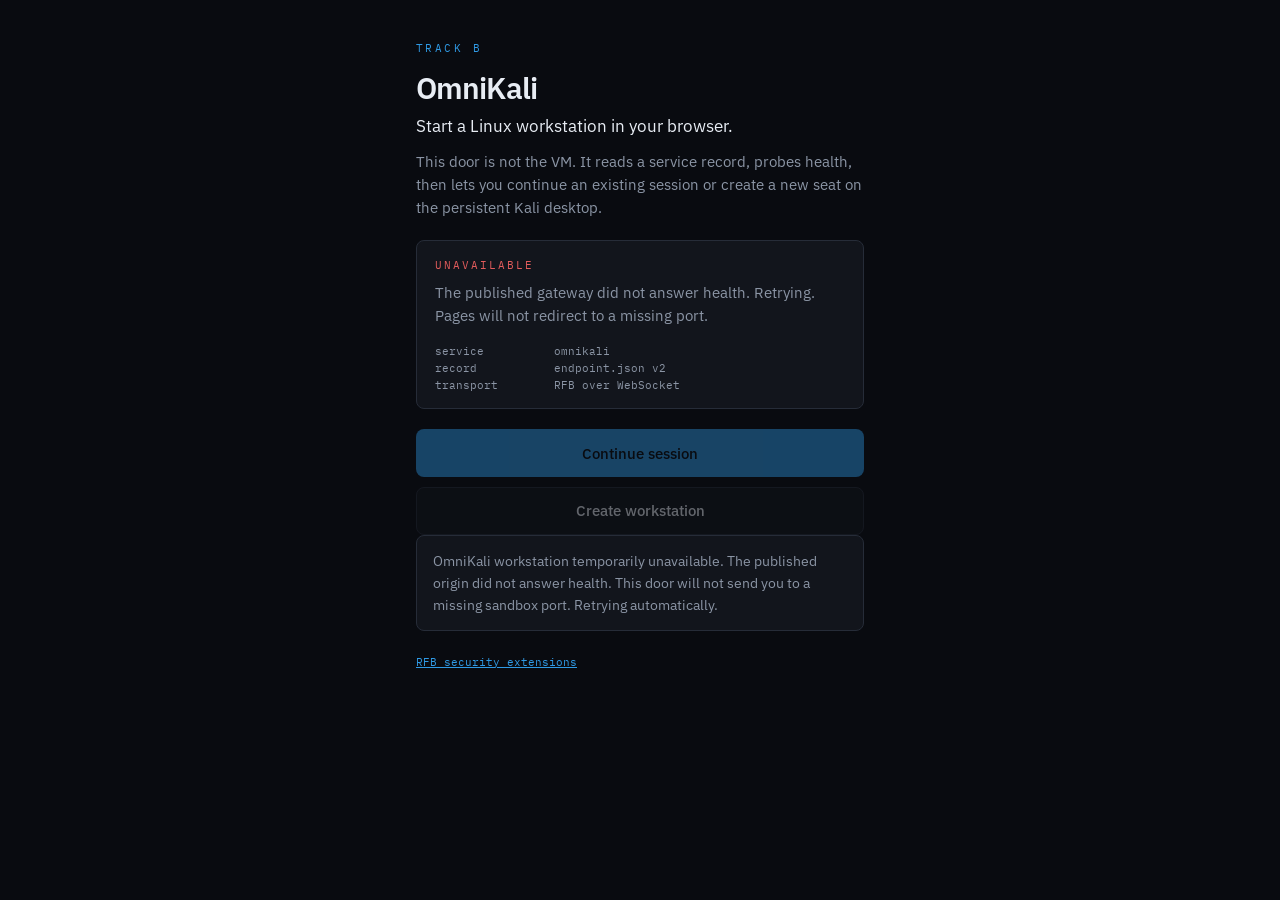
<file: omnikali/index.html>
<!DOCTYPE html>
<html lang="en">
  <head>
    <meta charset="utf-8" />
    <meta name="viewport" content="width=device-width, initial-scale=1, viewport-fit=cover" />
    <title>OmniKali — start a Linux workstation</title>
    <link rel="preconnect" href="https://fonts.googleapis.com" />
    <link rel="preconnect" href="https://fonts.gstatic.com" crossorigin />
    <link
      href="https://fonts.googleapis.com/css2?family=IBM+Plex+Mono:wght@400;500&family=IBM+Plex+Sans:wght@400;500;600;700&display=swap"
      rel="stylesheet"
    />
    <style>
      :root {
        --bg: #090b10;
        --surface: #12151c;
        --fg: #e8edf4;
        --muted: #8b95a5;
        --accent: #2f9ae5;
        --live: #3ecf8e;
        --danger: #e25c5c;
        --warn: #d6a53c;
        --border: #262c38;
        --sans: "IBM Plex Sans", ui-sans-serif, system-ui, sans-serif;
        --mono: "IBM Plex Mono", ui-monospace, monospace;
      }
      * { box-sizing: border-box; }
      html, body { margin: 0; min-height: 100%; background: var(--bg); color: var(--fg); font-family: var(--sans); }
      body { display: grid; place-items: center; padding: 2.5rem 1rem; }
      main { width: min(28rem, 100%); }
      .kicker { font-family: var(--mono); font-size: 0.7rem; letter-spacing: 0.22em; text-transform: uppercase; color: var(--accent); margin: 0 0 0.75rem; }
      h1 { font-size: 1.85rem; font-weight: 600; letter-spacing: -0.03em; margin: 0 0 0.35rem; }
      .lede { color: var(--fg); font-size: 1.05rem; margin: 0 0 0.75rem; }
      p { color: var(--muted); font-size: 0.925rem; line-height: 1.55; margin: 0 0 1rem; }
      .card { border: 1px solid var(--border); background: var(--surface); border-radius: 0.5rem; padding: 1rem 1.1rem; margin: 1.25rem 0; }
      .state { font-family: var(--mono); font-size: 0.7rem; letter-spacing: 0.18em; text-transform: uppercase; margin: 0 0 0.5rem; }
      .warn { color: var(--warn); }
      .live { color: var(--live); }
      .danger { color: var(--danger); }
      dl { display: grid; grid-template-columns: auto 1fr; gap: 0.2rem 1rem; font-family: var(--mono); font-size: 0.7rem; color: var(--muted); margin: 0.75rem 0 0; }
      .actions { display: grid; gap: 0.6rem; }
      a.btn {
        display: flex; align-items: center; justify-content: center; height: 3rem;
        border-radius: 0.5rem; background: var(--accent); color: var(--bg);
        text-decoration: none; font-weight: 500; font-size: 0.925rem;
      }
      a.btn.secondary { background: var(--surface); color: var(--fg); border: 1px solid var(--border); }
      a.btn[aria-disabled="true"] { pointer-events: none; opacity: 0.4; }
      .dead {
        border: 1px solid var(--border); background: var(--surface); border-radius: 0.5rem;
        padding: 0.9rem 1rem; font-size: 0.9rem; color: var(--muted); line-height: 1.5;
      }
      nav { margin-top: 1.5rem; font-family: var(--mono); font-size: 0.7rem; }
      nav a { color: var(--accent); }
    </style>
  </head>
  <body>
    <main>
      <p class="kicker">Track B</p>
      <h1>OmniKali</h1>
      <p class="lede">Start a Linux workstation in your browser.</p>
      <p>
        This door is not the VM. It reads a service record, probes health, then
        lets you continue an existing session or create a new seat on the
        persistent Kali desktop.
      </p>
      <div class="card">
        <p id="state" class="state warn">PROBING</p>
        <p id="detail">Looking up the current workstation endpoint…</p>
        <dl>
          <dt>service</dt><dd>omnikali</dd>
          <dt>record</dt><dd>endpoint.json v2</dd>
          <dt>transport</dt><dd>RFB over WebSocket</dd>
        </dl>
      </div>
      <div class="actions">
        <a id="go-continue" class="btn" href="#" aria-disabled="true">Continue session</a>
        <a id="go-create" class="btn secondary" href="#" aria-disabled="true">Create workstation</a>
      </div>
      <p id="hold" class="dead" hidden>
        OmniKali workstation temporarily unavailable. The published origin did
        not answer health. This door will not send you to a missing sandbox port.
        Retrying automatically.
      </p>
      <nav><a href="./security.html">RFB security extensions</a></nav>
    </main>
    <script>
      (function () {
        const stateEl = document.getElementById("state");
        const detailEl = document.getElementById("detail");
        const goContinue = document.getElementById("go-continue");
        const goCreate = document.getElementById("go-create");
        const hold = document.getElementById("hold");
        let generation = 0;
        let retryTimer = 0;

        function setState(label, cls, detail) {
          stateEl.textContent = label;
          stateEl.className = "state " + cls;
          detailEl.textContent = detail;
        }

        function disable() {
          [goContinue, goCreate].forEach(function (el) {
            el.setAttribute("aria-disabled", "true");
            el.href = "#";
          });
        }

        function healthUrl(base) {
          return String(base).replace(/\/$/, "") + "/api/public/health";
        }

        function isLive(body) {
          return Boolean(
            body &&
              body.service === "omnikali" &&
              (body.status === "ready" || body.rfb === true),
          );
        }

        async function probeOne(base) {
          const origin = String(base).replace(/\/$/, "");
          if (!/^https?:\/\//i.test(origin)) return null;
          const ctrl = new AbortController();
          const timer = setTimeout(function () { ctrl.abort(); }, 4000);
          try {
            const res = await fetch(healthUrl(origin), { signal: ctrl.signal, mode: "cors", cache: "no-store" });
            if (!res.ok) return null;
            const body = await res.json();
            if (!isLive(body)) return null;
            return { endpoint: origin, body: body };
          } catch (err) {
            return null;
          } finally {
            clearTimeout(timer);
          }
        }

        async function run() {
          const gen = ++generation;
          setState("PROBING", "warn", "Looking up the current workstation endpoint…");
          disable();
          hold.hidden = true;

          let rec = { candidates: [] };
          try {
            const res = await fetch("./endpoint.json?ts=" + Date.now(), { cache: "no-store" });
            if (res.ok) rec = await res.json();
          } catch (err) {
            rec = { candidates: [] };
          }
          if (gen !== generation) return;

          const bases = [];
          if (rec.endpoint) bases.push(String(rec.endpoint).replace(/\/$/, ""));
          (rec.candidates || []).forEach(function (c) {
            const n = String(c || "").replace(/\/$/, "");
            if (n && bases.indexOf(n) < 0) bases.push(n);
          });

          let hit = null;
          for (let i = 0; i < bases.length; i++) {
            if (gen !== generation) return;
            hit = await probeOne(bases[i]);
            if (hit) break;
          }

          if (hit) {
            setState("READY", "live", (hit.body.guest || "Workstation reachable.") + " Choose continue or create.");
            goContinue.href = hit.endpoint + "/?intent=continue";
            goCreate.href = hit.endpoint + "/?intent=create";
            goContinue.removeAttribute("aria-disabled");
            goCreate.removeAttribute("aria-disabled");
            return;
          }

          setState(
            "UNAVAILABLE",
            "danger",
            "The published gateway did not answer health. Retrying. Pages will not redirect to a missing port.",
          );
          hold.hidden = false;
          retryTimer = window.setTimeout(run, 8000);
        }

        window.addEventListener("pageshow", function () {
          window.clearTimeout(retryTimer);
          run();
        });
        run();
      })();
    </script>
  </body>
</html>
</file>
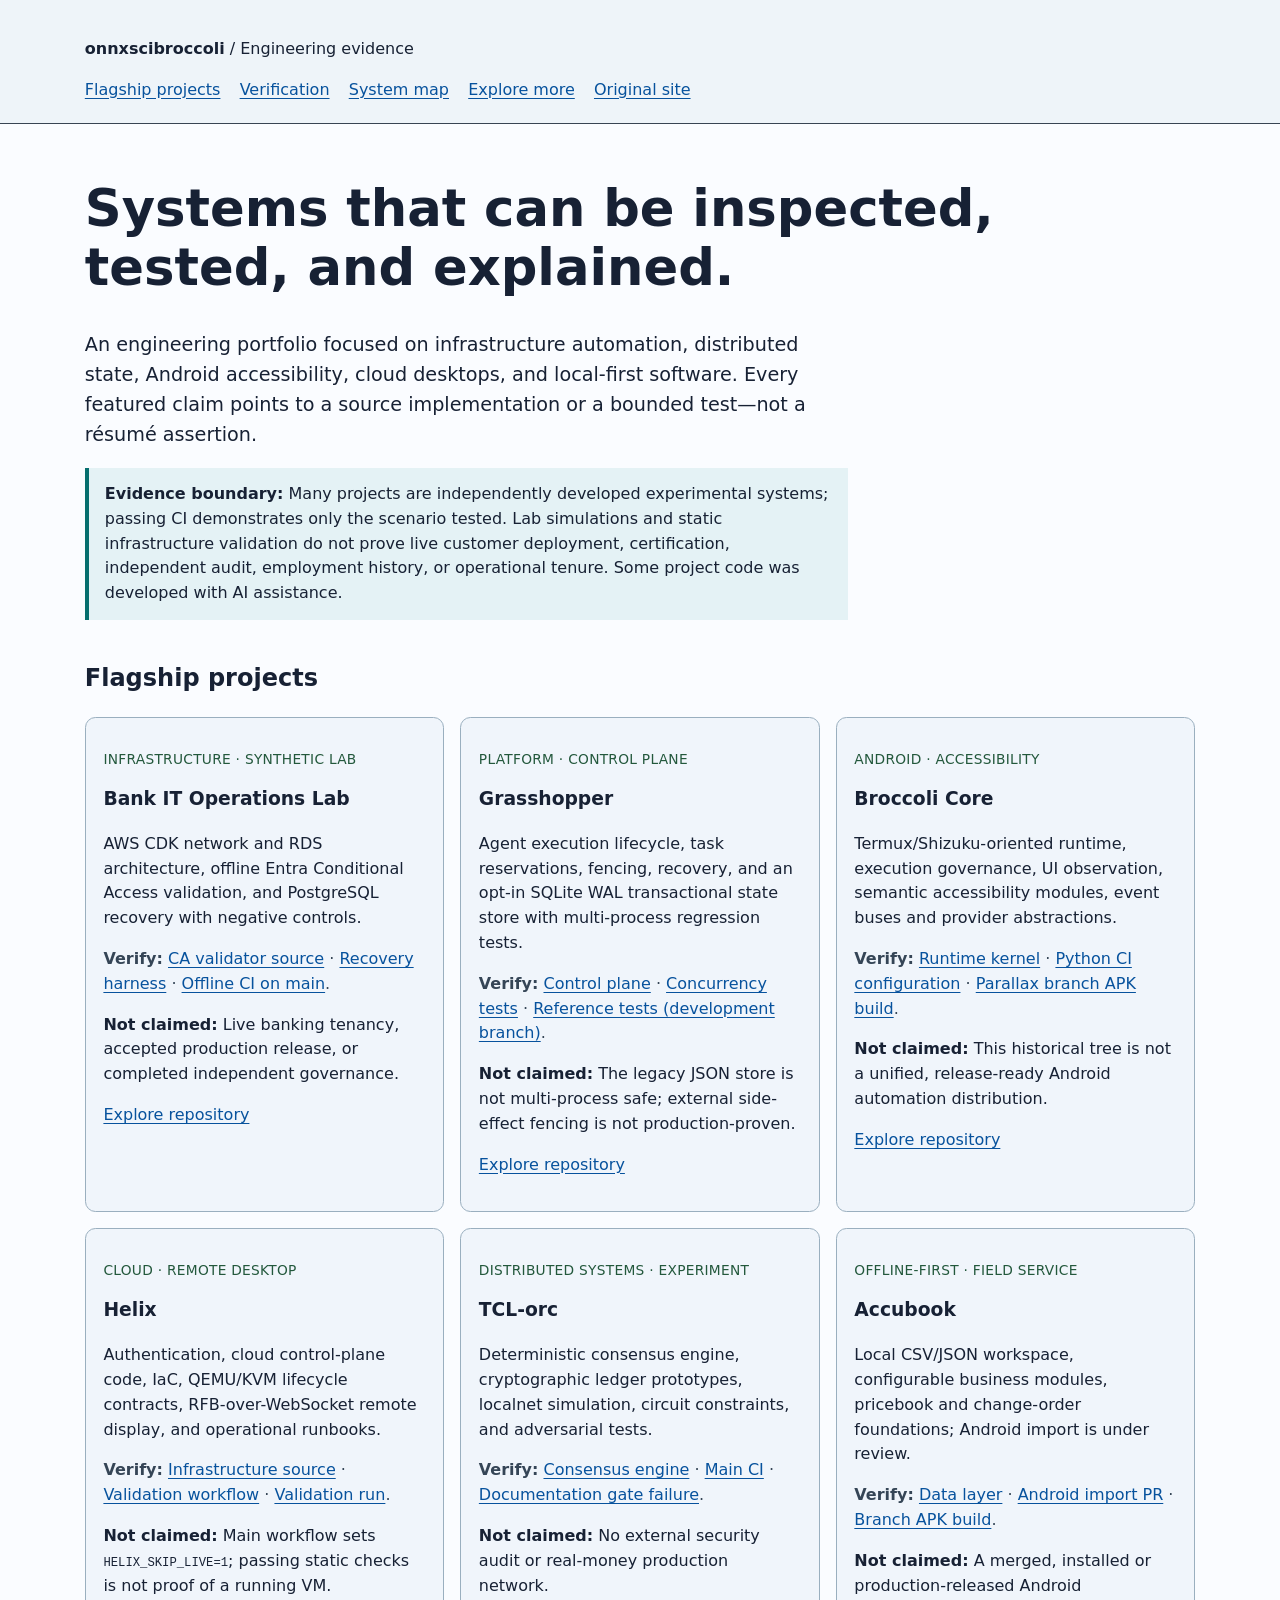
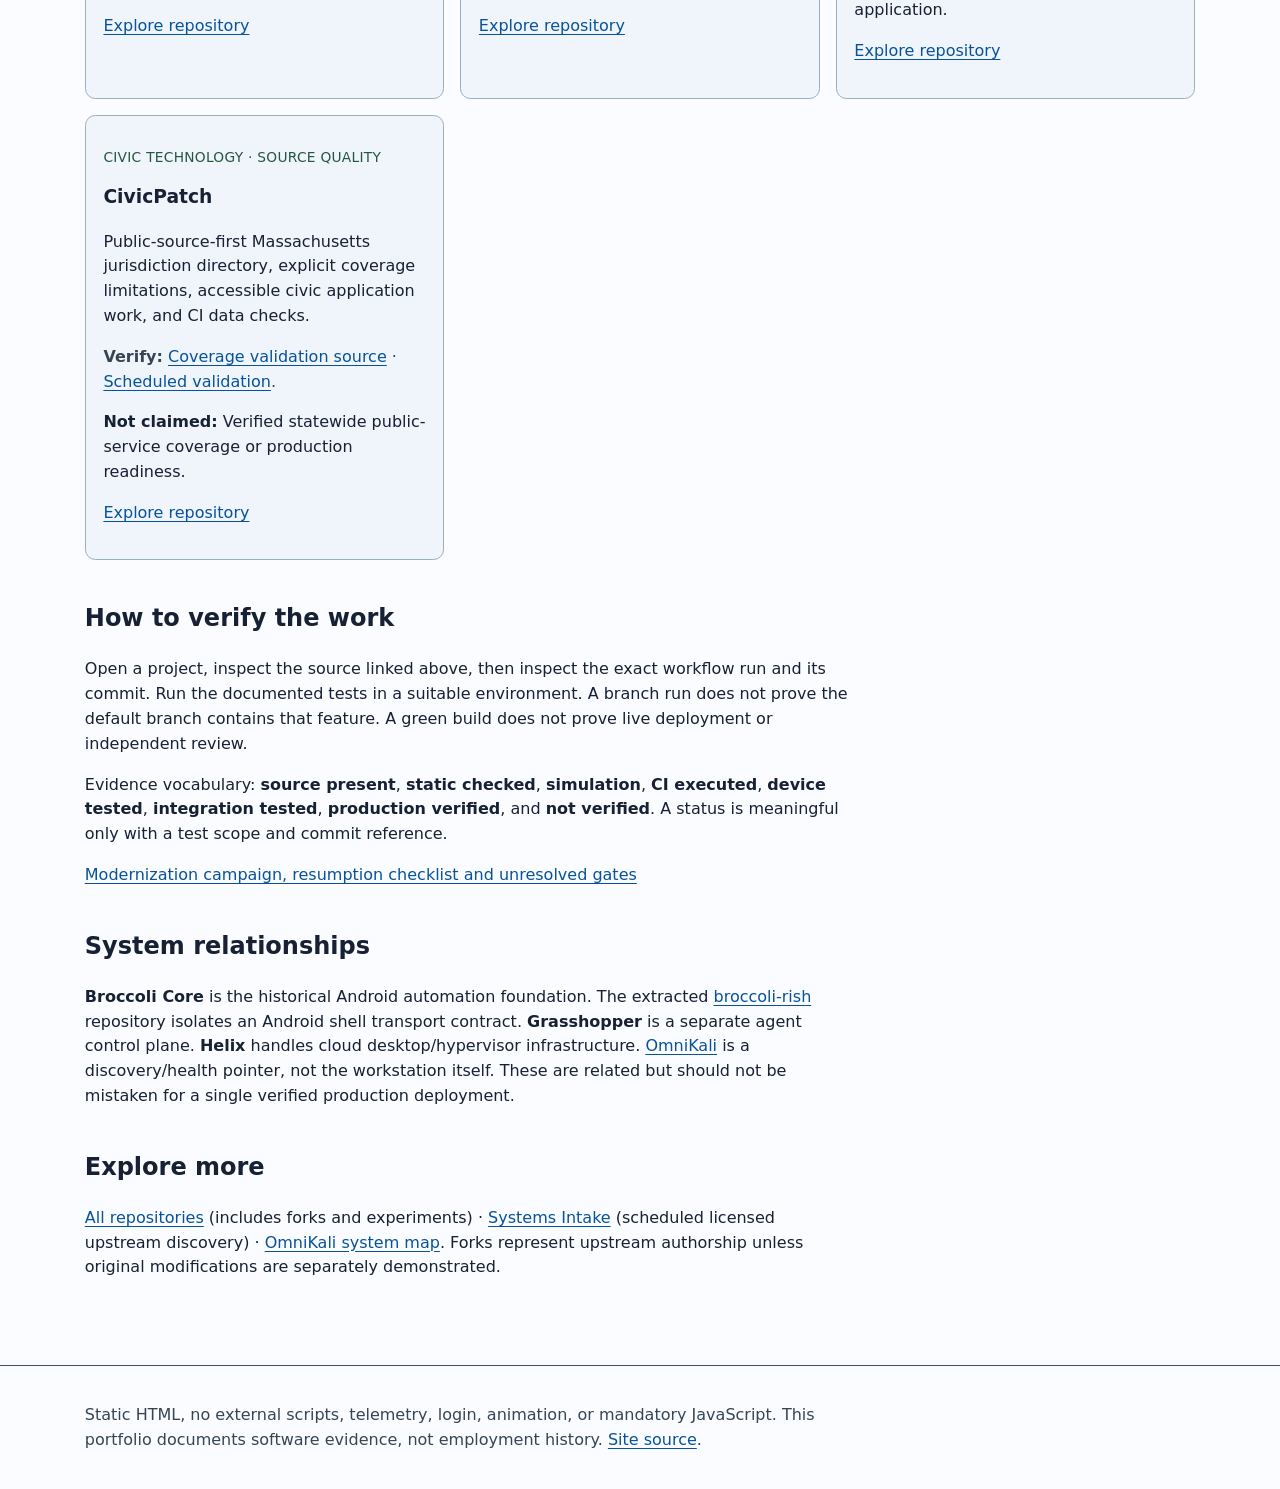
<file: portfolio/index.html>
<!doctype html>
<html lang="en">
<head>
<meta charset="utf-8">
<meta name="viewport" content="width=device-width,initial-scale=1">
<meta name="description" content="Source-linked engineering portfolio: infrastructure, automation, distributed systems and accessible applications.">
<meta name="color-scheme" content="dark light">
<title>Engineering evidence | onnxscibroccoli</title>
<style>
:root{font-family:system-ui,-apple-system,BlinkMacSystemFont,"Segoe UI",sans-serif;line-height:1.55;color-scheme:dark;color:#eff3f7;background:#0d1420}
*{box-sizing:border-box}body{margin:0}a{color:#92d8ff;text-underline-offset:.2em}a:focus-visible,button:focus-visible{outline:3px solid #ffc66d;outline-offset:4px}
.skip{position:absolute;left:-9999px;top:1rem;padding:.6rem;background:#fff;color:#000}.skip:focus{left:1rem;z-index:3}
.wrap{max-width:72rem;margin:auto;padding:1.3rem}header{border-bottom:1px solid #384453;background:#131f31}
nav{display:flex;gap:1.2rem;flex-wrap:wrap}h1{font-size:clamp(2rem,4vw,3.2rem);line-height:1.14}h2{margin-top:2.5rem}h3{margin-top:.2rem}p{max-width:75ch}
.lead{font-size:1.2rem;max-width:62ch}.note{background:#172a35;border-left:4px solid #91d7d7;padding:.85rem 1rem}
.cards{display:grid;grid-template-columns:repeat(auto-fit,minmax(min(100%,19rem),1fr));gap:1rem}
article{border:1px solid #445268;border-radius:.65rem;padding:1.1rem;background:#182338;min-width:0}
.tags{font-size:.86rem;letter-spacing:.02em;color:#b8e7ce}.details{color:#d2deed}
code{font-size:.94em;overflow-wrap:anywhere}footer{margin-top:3rem;border-top:1px solid #445268;color:#d2deed}
@media(prefers-color-scheme:light){:root{color-scheme:light;color:#172134;background:#fafcff}header{background:#eef4f9}article{background:#f0f5fb;border-color:#9aafbf}.note{background:#e4f2f5;border-color:#056e6e}a{color:#07529d}.tags{color:#23583c}.details,footer{color:#354556}.skip{background:#172134;color:#fff}a:focus-visible,button:focus-visible{outline-color:#8a4b00}}
@media(prefers-reduced-motion:reduce){*,*::before,*::after{scroll-behavior:auto!important;animation:none!important;transition:none!important}}
</style>
</head>
<body>
<a class="skip" href="#main">Skip to main content</a>
<header><div class="wrap">
<p><strong>onnxscibroccoli</strong> / Engineering evidence</p>
<nav aria-label="Primary navigation"><a href="#projects">Flagship projects</a><a href="#method">Verification</a><a href="#architecture">System map</a><a href="#follow">Explore more</a><a href="/">Original site</a></nav>
</div></header>
<main id="main" class="wrap">
<h1>Systems that can be inspected, tested, and explained.</h1>
<p class="lead">An engineering portfolio focused on infrastructure automation, distributed state, Android accessibility, cloud desktops, and local-first software. Every featured claim points to a source implementation or a bounded test—not a résumé assertion.</p>
<p class="note"><strong>Evidence boundary:</strong> Many projects are independently developed experimental systems; passing CI demonstrates only the scenario tested. Lab simulations and static infrastructure validation do not prove live customer deployment, certification, independent audit, employment history, or operational tenure. Some project code was developed with AI assistance.</p>
<section id="projects" aria-labelledby="projects-heading">
<h2 id="projects-heading">Flagship projects</h2>
<div class="cards">
<article><p class="tags">INFRASTRUCTURE · SYNTHETIC LAB</p><h3>Bank IT Operations Lab</h3>
<p>AWS CDK network and RDS architecture, offline Entra Conditional Access validation, and PostgreSQL recovery with negative controls.</p>
<p class="details"><strong>Verify:</strong> <a href="https://github.com/onnxscibroccoli/bank-it-operations-lab/blob/main/identity/entra/ca_validator.py">CA validator source</a> · <a href="https://github.com/onnxscibroccoli/bank-it-operations-lab/blob/main/tests/integration/postgres/run_restore_scenario.sh">Recovery harness</a> · <a href="https://github.com/onnxscibroccoli/bank-it-operations-lab/actions/runs/41751288188">Offline CI on main</a>.</p>
<p><strong>Not claimed:</strong> Live banking tenancy, accepted production release, or completed independent governance.</p>
<p><a href="https://github.com/onnxscibroccoli/bank-it-operations-lab">Explore repository</a></p></article>
<article><p class="tags">PLATFORM · CONTROL PLANE</p><h3>Grasshopper</h3>
<p>Agent execution lifecycle, task reservations, fencing, recovery, and an opt-in SQLite WAL transactional state store with multi-process regression tests.</p>
<p class="details"><strong>Verify:</strong> <a href="https://github.com/onnxscibroccoli/Grasshopper/blob/main/src/control-plane.mjs">Control plane</a> · <a href="https://github.com/onnxscibroccoli/Grasshopper/blob/main/test/transactional-state-store.test.mjs">Concurrency tests</a> · <a href="https://github.com/onnxscibroccoli/Grasshopper/actions/runs/43010665531">Reference tests (development branch)</a>.</p>
<p><strong>Not claimed:</strong> The legacy JSON store is not multi-process safe; external side-effect fencing is not production-proven.</p>
<p><a href="https://github.com/onnxscibroccoli/Grasshopper">Explore repository</a></p></article>
<article><p class="tags">ANDROID · ACCESSIBILITY</p><h3>Broccoli Core</h3>
<p>Termux/Shizuku-oriented runtime, execution governance, UI observation, semantic accessibility modules, event buses and provider abstractions.</p>
<p class="details"><strong>Verify:</strong> <a href="https://github.com/onnxscibroccoli/broccoli-core/blob/main/runtime/kernel.py">Runtime kernel</a> · <a href="https://github.com/onnxscibroccoli/broccoli-core/blob/main/.github/workflows/ci.yml">Python CI configuration</a> · <a href="https://github.com/onnxscibroccoli/broccoli-core/actions/runs/42961641966">Parallax branch APK build</a>.</p>
<p><strong>Not claimed:</strong> This historical tree is not a unified, release-ready Android automation distribution.</p>
<p><a href="https://github.com/onnxscibroccoli/broccoli-core">Explore repository</a></p></article>
<article><p class="tags">CLOUD · REMOTE DESKTOP</p><h3>Helix</h3>
<p>Authentication, cloud control-plane code, IaC, QEMU/KVM lifecycle contracts, RFB-over-WebSocket remote display, and operational runbooks.</p>
<p class="details"><strong>Verify:</strong> <a href="https://github.com/onnxscibroccoli/helix/tree/main/infra">Infrastructure source</a> · <a href="https://github.com/onnxscibroccoli/helix/blob/main/.github/workflows/validate.yml">Validation workflow</a> · <a href="https://github.com/onnxscibroccoli/helix/actions/runs/43029338390">Validation run</a>.</p>
<p><strong>Not claimed:</strong> Main workflow sets <code>HELIX_SKIP_LIVE=1</code>; passing static checks is not proof of a running VM.</p>
<p><a href="https://github.com/onnxscibroccoli/helix">Explore repository</a></p></article>
<article><p class="tags">DISTRIBUTED SYSTEMS · EXPERIMENT</p><h3>TCL-orc</h3>
<p>Deterministic consensus engine, cryptographic ledger prototypes, localnet simulation, circuit constraints, and adversarial tests.</p>
<p class="details"><strong>Verify:</strong> <a href="https://github.com/onnxscibroccoli/TCL-orc/blob/main/src/tcl/consensus/engine.py">Consensus engine</a> · <a href="https://github.com/onnxscibroccoli/TCL-orc/actions/runs/40054917158">Main CI</a> · <a href="https://github.com/onnxscibroccoli/TCL-orc/actions/runs/40054917162">Documentation gate failure</a>.</p>
<p><strong>Not claimed:</strong> No external security audit or real-money production network.</p>
<p><a href="https://github.com/onnxscibroccoli/TCL-orc">Explore repository</a></p></article>
<article><p class="tags">OFFLINE-FIRST · FIELD SERVICE</p><h3>Accubook</h3>
<p>Local CSV/JSON workspace, configurable business modules, pricebook and change-order foundations; Android import is under review.</p>
<p class="details"><strong>Verify:</strong> <a href="https://github.com/onnxscibroccoli/accubook/blob/main/core/accubook.py">Data layer</a> · <a href="https://github.com/onnxscibroccoli/accubook/pull/2">Android import PR</a> · <a href="https://github.com/onnxscibroccoli/accubook/actions/runs/42430101238">Branch APK build</a>.</p>
<p><strong>Not claimed:</strong> A merged, installed or production-released Android application.</p>
<p><a href="https://github.com/onnxscibroccoli/accubook">Explore repository</a></p></article>
<article><p class="tags">CIVIC TECHNOLOGY · SOURCE QUALITY</p><h3>CivicPatch</h3>
<p>Public-source-first Massachusetts jurisdiction directory, explicit coverage limitations, accessible civic application work, and CI data checks.</p>
<p class="details"><strong>Verify:</strong> <a href="https://github.com/onnxscibroccoli/civicpatch/blob/main/.github/workflows/validate-data.yml">Coverage validation source</a> · <a href="https://github.com/onnxscibroccoli/civicpatch/actions/runs/43056924311">Scheduled validation</a>.</p>
<p><strong>Not claimed:</strong> Verified statewide public-service coverage or production readiness.</p>
<p><a href="https://github.com/onnxscibroccoli/civicpatch">Explore repository</a></p></article>
</div></section>
<section id="method"><h2>How to verify the work</h2>
<p>Open a project, inspect the source linked above, then inspect the exact workflow run and its commit. Run the documented tests in a suitable environment. A branch run does not prove the default branch contains that feature. A green build does not prove live deployment or independent review.</p>
<p>Evidence vocabulary: <strong>source present</strong>, <strong>static checked</strong>, <strong>simulation</strong>, <strong>CI executed</strong>, <strong>device tested</strong>, <strong>integration tested</strong>, <strong>production verified</strong>, and <strong>not verified</strong>. A status is meaningful only with a test scope and commit reference.</p>
<p><a href="https://github.com/onnxscibroccoli/broccoli-core/issues/102">Modernization campaign, resumption checklist and unresolved gates</a></p></section>
<section id="architecture"><h2>System relationships</h2>
<p><strong>Broccoli Core</strong> is the historical Android automation foundation. The extracted <a href="https://github.com/onnxscibroccoli/broccoli-rish">broccoli-rish</a> repository isolates an Android shell transport contract. <strong>Grasshopper</strong> is a separate agent control plane. <strong>Helix</strong> handles cloud desktop/hypervisor infrastructure. <a href="https://github.com/onnxscibroccoli/omnikali">OmniKali</a> is a discovery/health pointer, not the workstation itself. These are related but should not be mistaken for a single verified production deployment.</p></section>
<section id="follow"><h2>Explore more</h2>
<p><a href="https://github.com/onnxscibroccoli?tab=repositories">All repositories</a> (includes forks and experiments) · <a href="https://github.com/onnxscibroccoli/systems-intake">Systems Intake</a> (scheduled licensed upstream discovery) · <a href="https://github.com/onnxscibroccoli/omn-kali-knowledge-graph-master">OmniKali system map</a>. Forks represent upstream authorship unless original modifications are separately demonstrated.</p></section>
</main><footer><div class="wrap"><p>Static HTML, no external scripts, telemetry, login, animation, or mandatory JavaScript. This portfolio documents software evidence, not employment history. <a href="https://github.com/onnxscibroccoli/onnxscibroccoli.github.io">Site source</a>.</p></div></footer>
</body></html>
</file>
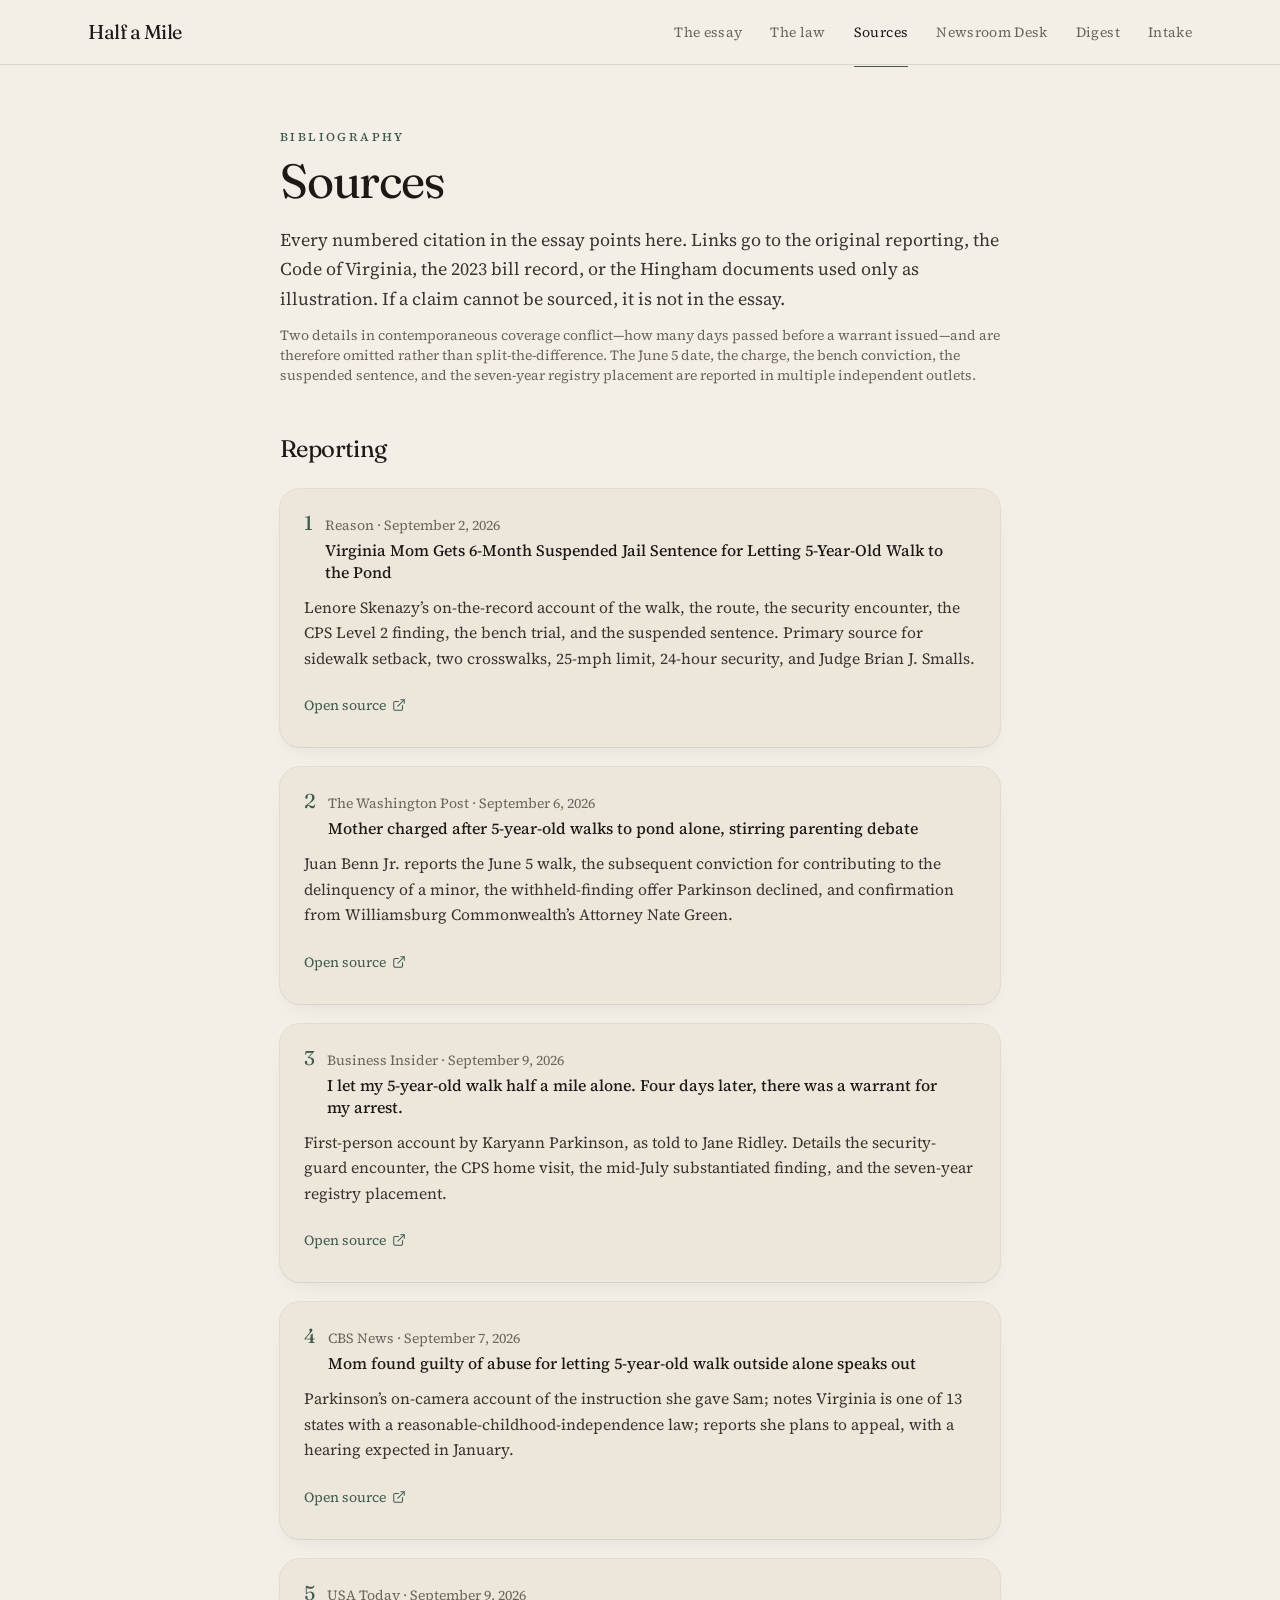
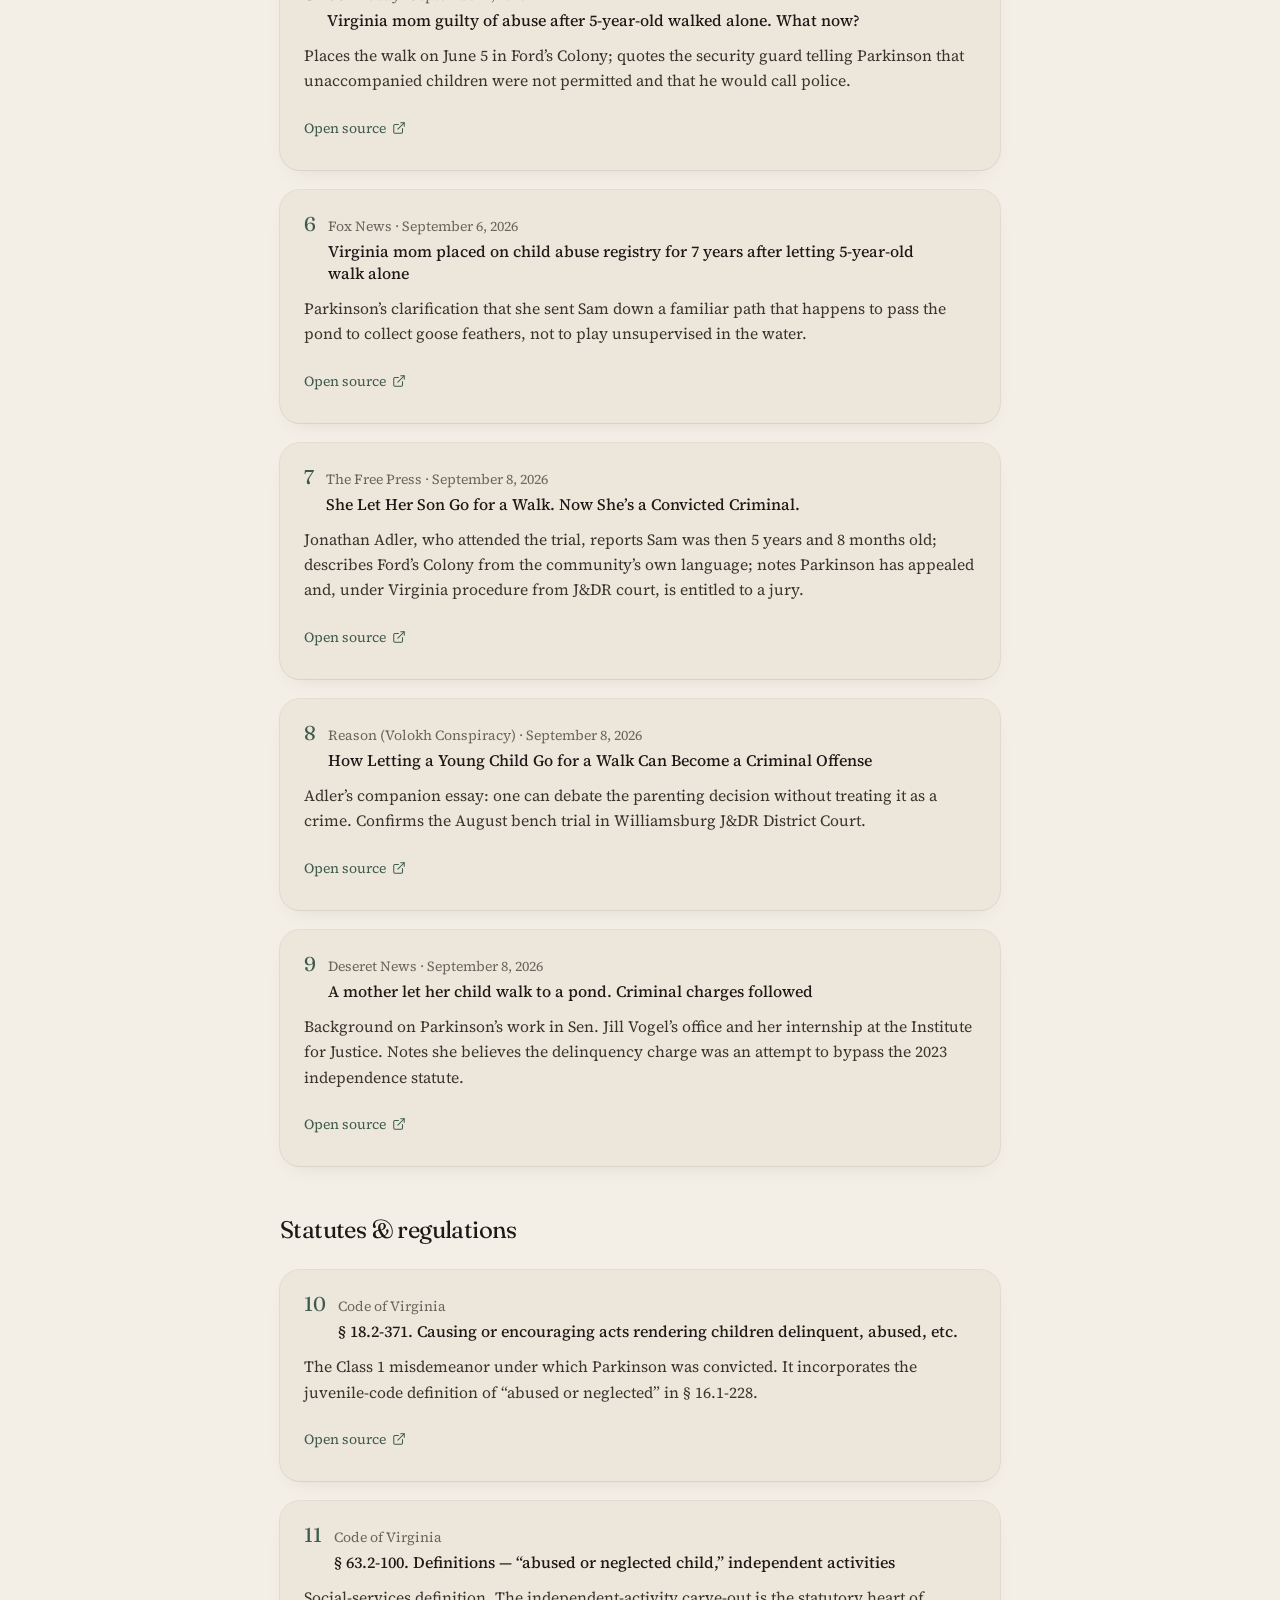
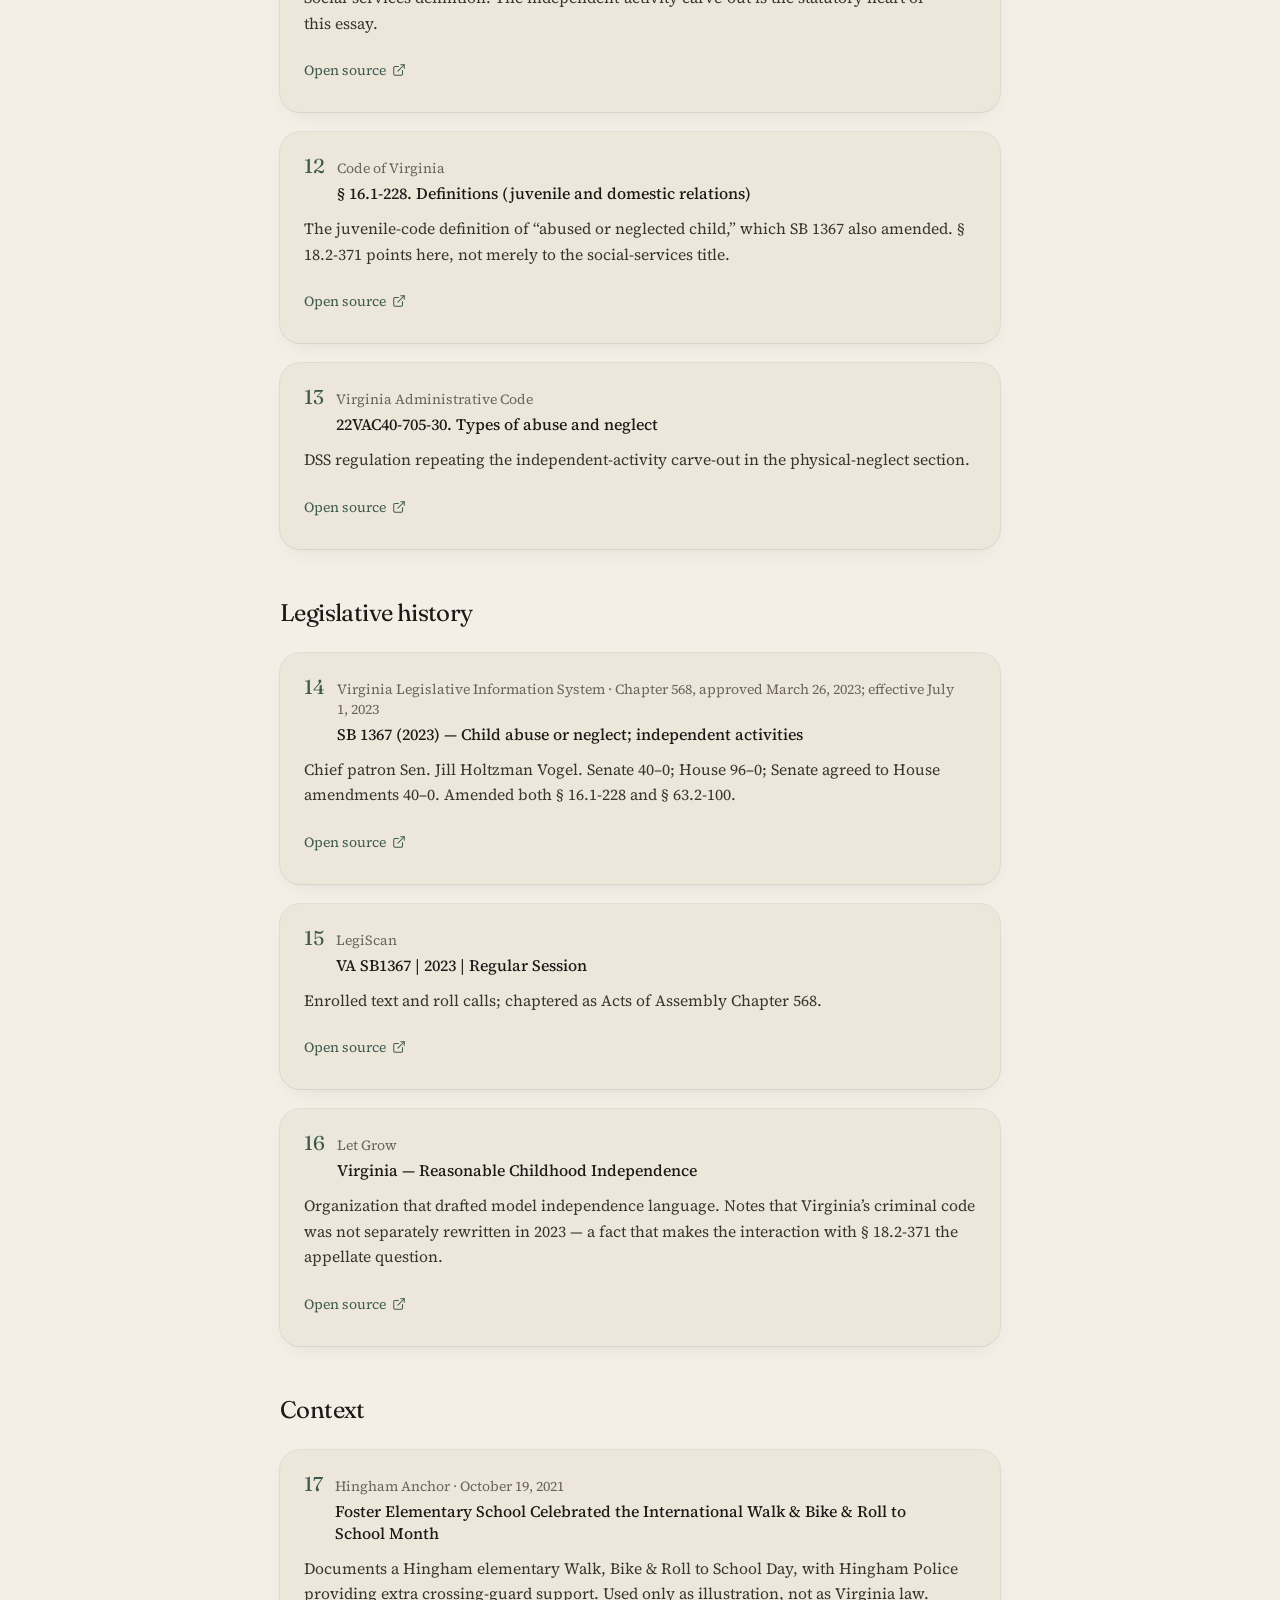
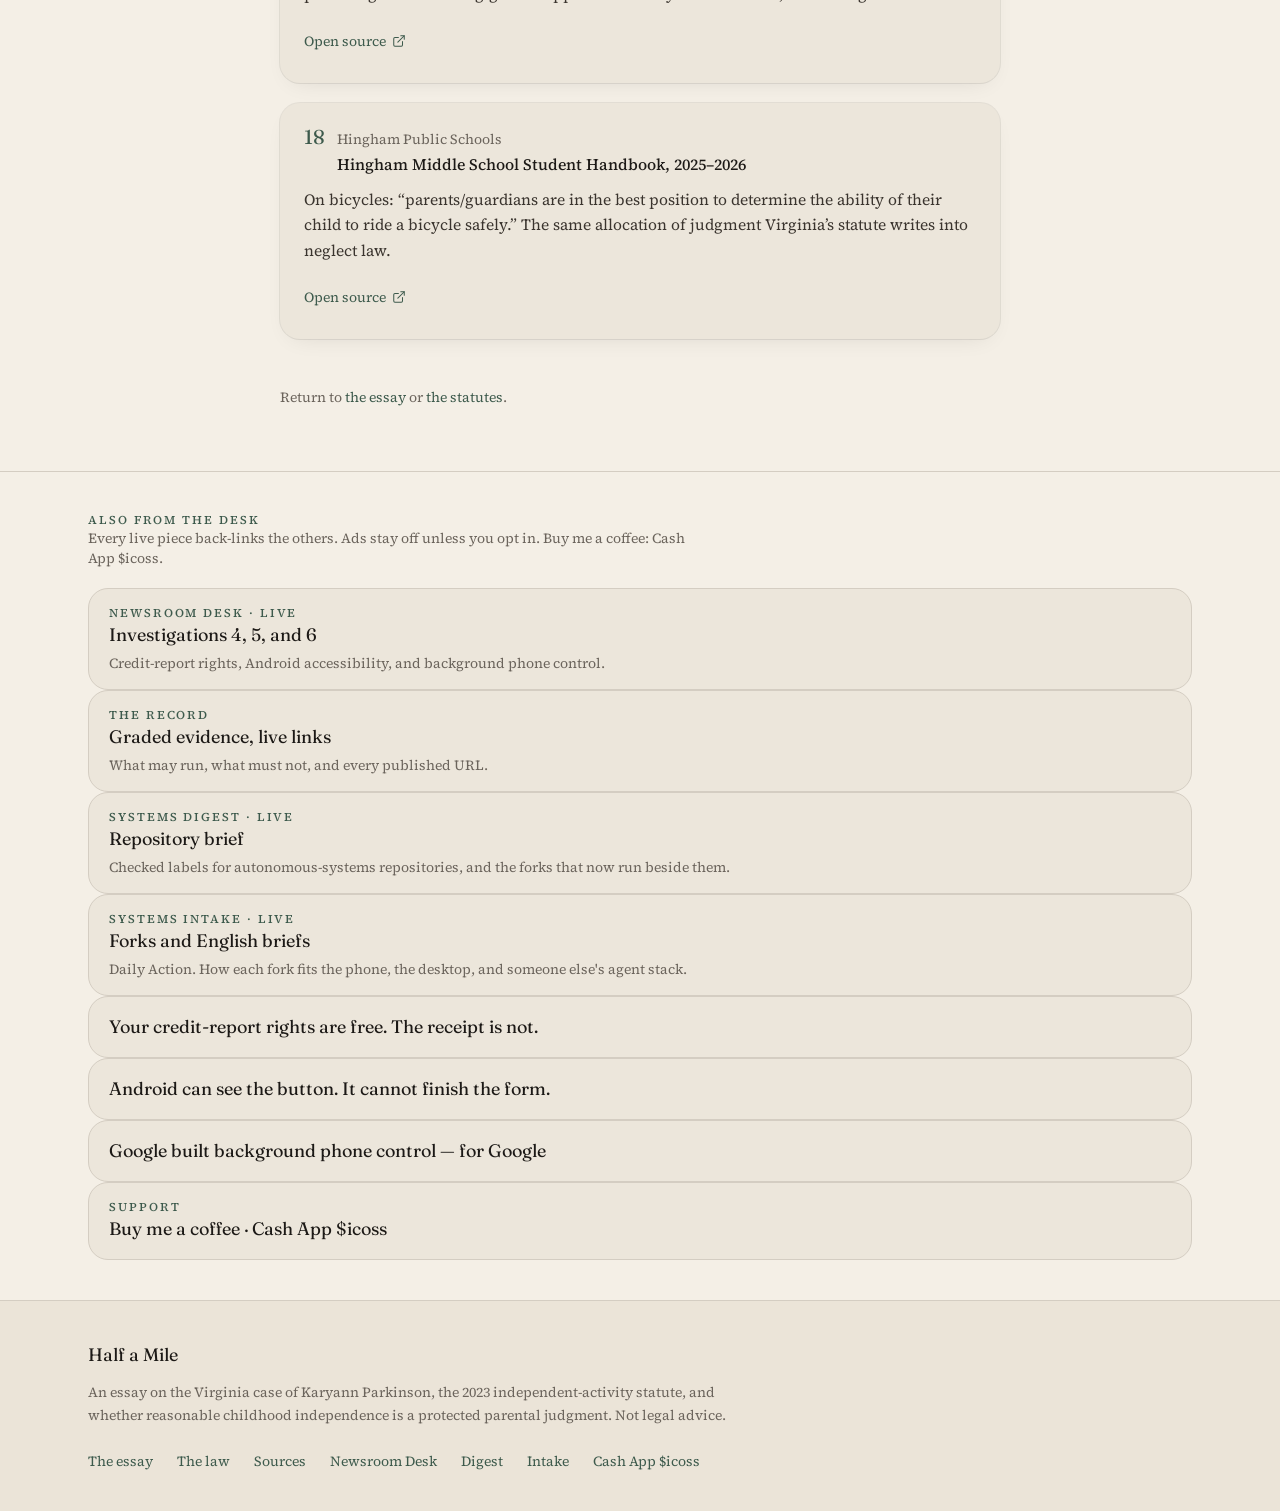
<file: sources/index.html>
<!doctype html>
<html lang="en">
<head>
  <meta charset="utf-8" />
  <meta name="viewport" content="width=device-width, initial-scale=1" />
  <title>Sources — Half a Mile</title>
  <meta name="description" content="A Virginia mother was convicted after her five-year-old walked to a neighborhood pond. Virginia law expressly protects reasonable childhood independence." />
  <link rel="icon" type="image/svg+xml" href="../favicon.svg" />
  <link rel="preconnect" href="https://fonts.googleapis.com" />
  <link rel="preconnect" href="https://fonts.gstatic.com" crossorigin />
  <link rel="stylesheet" href="https://fonts.googleapis.com/css2?family=Fraunces:ital,opsz,wght@0,9..144,500;0,9..144,600;1,9..144,500;1,9..144,600&family=Source+Serif+4:ital,opsz,wght@0,8..60,400;0,8..60,600;1,8..60,400;1,8..60,600&display=swap" />
  <link rel="stylesheet" href="../site.css" />
</head>
<body>
  <header class="sticky top-0 z-40 border-b border-rule/80 bg-paper/90 backdrop-blur-md">
    <div class="mx-auto flex h-14 max-w-6xl items-center justify-between px-4 sm:h-16 sm:px-6">
      <a href="../" class="font-display text-lg tracking-tight text-ink sm:text-xl">Half a Mile</a>
      <nav class="hidden items-center gap-7 md:flex" aria-label="Primary">
        <a href="../" class="relative py-2 text-sm tracking-wide text-muted hover:text-ink">The essay</a>
        <a href="../law/" class="relative py-2 text-sm tracking-wide text-muted hover:text-ink">The law</a>
        <a href="../sources/" class="relative py-2 text-sm tracking-wide text-ink">Sources<span class="absolute inset-x-0 -bottom-[17px] h-px bg-forest"></span></a>
        <a href="/desk/" class="relative py-2 text-sm tracking-wide text-muted hover:text-ink">Newsroom Desk</a>
        <a href="/digest/" class="relative py-2 text-sm tracking-wide text-muted hover:text-ink">Digest</a>
        <a href="/digest/intake/" class="relative py-2 text-sm tracking-wide text-muted hover:text-ink">Intake</a>
      </nav>
      <button type="button" id="menu-btn" class="relative inline-flex size-11 items-center justify-center text-ink md:hidden" aria-label="Open menu" aria-expanded="false">
        <svg id="icon-open" xmlns="http://www.w3.org/2000/svg" width="20" height="20" viewBox="0 0 24 24" fill="none" stroke="currentColor" stroke-width="1.75"><path d="M4 5h16M4 12h16M4 19h16"/></svg>
        <svg id="icon-close" class="hidden" xmlns="http://www.w3.org/2000/svg" width="20" height="20" viewBox="0 0 24 24" fill="none" stroke="currentColor" stroke-width="1.75"><path d="M18 6 6 18M6 6l12 12"/></svg>
      </button>
    </div>
    <nav id="mobile-nav" class="hidden border-t border-rule bg-paper px-4 py-3 md:hidden" aria-label="Mobile">
      <a href="../" class="block px-1 py-3 text-base text-muted">The essay</a>
      <a href="../law/" class="block px-1 py-3 text-base text-muted">The law</a>
      <a href="../sources/" class="block px-1 py-3 text-base text-ink">Sources</a>
      <a href="/desk/" class="block px-1 py-3 text-base text-muted">Newsroom Desk</a>
      <a href="/digest/" class="block px-1 py-3 text-base text-muted">Digest</a>
      <a href="/digest/intake/" class="block px-1 py-3 text-base text-muted">Intake</a>
    </nav>
  </header>
  <main>
<!--$--><div class="mx-auto max-w-3xl px-4 py-10 sm:px-6 sm:py-16"><p class="text-xs font-medium tracking-[0.2em] text-forest uppercase">Bibliography</p><h1 class="mt-3 font-display text-4xl tracking-tight text-ink sm:text-5xl">Sources</h1><p class="mt-5 text-lg leading-relaxed text-ink-soft">Every numbered citation in the essay points here. Links go to the original reporting, the Code of Virginia, the 2023 bill record, or the Hingham documents used only as illustration. If a claim cannot be sourced, it is not in the essay.</p><p class="mt-3 text-sm text-muted">Two details in contemporaneous coverage conflict—how many days passed before a warrant issued—and are therefore omitted rather than split-the-difference. The June 5 date, the charge, the bench conviction, the suspended sentence, and the seven-year registry placement are reported in multiple independent outlets.</p><section class="mt-12"><h2 class="font-display text-2xl tracking-tight text-ink">Reporting</h2><ol class="mt-6 space-y-5"><li id="reason" class="scroll-mt-24 rounded-xl bg-card px-5 py-5 shadow-[var(--shadow-border)] target:shadow-[0_0_0_1px_var(--color-forest),var(--shadow-border)] sm:px-6"><div class="flex items-baseline gap-3"><span class="font-display text-xl text-forest tabular-nums">1</span><div class="min-w-0"><p class="text-sm text-muted">Reason<!-- --> · September 2, 2026</p><p class="mt-1 font-medium leading-snug text-ink">Virginia Mom Gets 6-Month Suspended Jail Sentence for Letting 5-Year-Old Walk to the Pond</p></div></div><p class="mt-3 text-[0.98rem] leading-relaxed text-ink-soft">Lenore Skenazy’s on-the-record account of the walk, the route, the security encounter, the CPS Level 2 finding, the bench trial, and the suspended sentence. Primary source for sidewalk setback, two crosswalks, 25-mph limit, 24-hour security, and Judge Brian J. Smalls.</p><a href="https://reason.com/2026/09/02/virginia-mom-gets-6-month-suspended-jail-sentence-for-letting-5-year-old-walk-to-the-pond/" target="_blank" rel="noreferrer" class="mt-3 inline-flex min-h-11 items-center gap-1.5 text-sm text-forest hover:underline">Open source<svg xmlns="http://www.w3.org/2000/svg" width="24" height="24" viewBox="0 0 24 24" fill="none" stroke="currentColor" stroke-width="1.75" stroke-linecap="round" stroke-linejoin="round" class="lucide lucide-external-link size-3.5" aria-hidden="true"><path d="M15 3h6v6"></path><path d="M10 14 21 3"></path><path d="M18 13v6a2 2 0 0 1-2 2H5a2 2 0 0 1-2-2V8a2 2 0 0 1 2-2h6"></path></svg></a></li><li id="wapo" class="scroll-mt-24 rounded-xl bg-card px-5 py-5 shadow-[var(--shadow-border)] target:shadow-[0_0_0_1px_var(--color-forest),var(--shadow-border)] sm:px-6"><div class="flex items-baseline gap-3"><span class="font-display text-xl text-forest tabular-nums">2</span><div class="min-w-0"><p class="text-sm text-muted">The Washington Post<!-- --> · September 6, 2026</p><p class="mt-1 font-medium leading-snug text-ink">Mother charged after 5-year-old walks to pond alone, stirring parenting debate</p></div></div><p class="mt-3 text-[0.98rem] leading-relaxed text-ink-soft">Juan Benn Jr. reports the June 5 walk, the subsequent conviction for contributing to the delinquency of a minor, the withheld-finding offer Parkinson declined, and confirmation from Williamsburg Commonwealth’s Attorney Nate Green.</p><a href="https://www.washingtonpost.com/dc-md-va/2026/09/06/5-year-old-walked-alone-gated-community-his-mom-was-sentenced/" target="_blank" rel="noreferrer" class="mt-3 inline-flex min-h-11 items-center gap-1.5 text-sm text-forest hover:underline">Open source<svg xmlns="http://www.w3.org/2000/svg" width="24" height="24" viewBox="0 0 24 24" fill="none" stroke="currentColor" stroke-width="1.75" stroke-linecap="round" stroke-linejoin="round" class="lucide lucide-external-link size-3.5" aria-hidden="true"><path d="M15 3h6v6"></path><path d="M10 14 21 3"></path><path d="M18 13v6a2 2 0 0 1-2 2H5a2 2 0 0 1-2-2V8a2 2 0 0 1 2-2h6"></path></svg></a></li><li id="bi" class="scroll-mt-24 rounded-xl bg-card px-5 py-5 shadow-[var(--shadow-border)] target:shadow-[0_0_0_1px_var(--color-forest),var(--shadow-border)] sm:px-6"><div class="flex items-baseline gap-3"><span class="font-display text-xl text-forest tabular-nums">3</span><div class="min-w-0"><p class="text-sm text-muted">Business Insider<!-- --> · September 9, 2026</p><p class="mt-1 font-medium leading-snug text-ink">I let my 5-year-old walk half a mile alone. Four days later, there was a warrant for my arrest.</p></div></div><p class="mt-3 text-[0.98rem] leading-relaxed text-ink-soft">First-person account by Karyann Parkinson, as told to Jane Ridley. Details the security-guard encounter, the CPS home visit, the mid-July substantiated finding, and the seven-year registry placement.</p><a href="https://www.businessinsider.com/mom-cps-child-walk-alone-neighborhood-pond-2026-9" target="_blank" rel="noreferrer" class="mt-3 inline-flex min-h-11 items-center gap-1.5 text-sm text-forest hover:underline">Open source<svg xmlns="http://www.w3.org/2000/svg" width="24" height="24" viewBox="0 0 24 24" fill="none" stroke="currentColor" stroke-width="1.75" stroke-linecap="round" stroke-linejoin="round" class="lucide lucide-external-link size-3.5" aria-hidden="true"><path d="M15 3h6v6"></path><path d="M10 14 21 3"></path><path d="M18 13v6a2 2 0 0 1-2 2H5a2 2 0 0 1-2-2V8a2 2 0 0 1 2-2h6"></path></svg></a></li><li id="cbs" class="scroll-mt-24 rounded-xl bg-card px-5 py-5 shadow-[var(--shadow-border)] target:shadow-[0_0_0_1px_var(--color-forest),var(--shadow-border)] sm:px-6"><div class="flex items-baseline gap-3"><span class="font-display text-xl text-forest tabular-nums">4</span><div class="min-w-0"><p class="text-sm text-muted">CBS News<!-- --> · September 7, 2026</p><p class="mt-1 font-medium leading-snug text-ink">Mom found guilty of abuse for letting 5-year-old walk outside alone speaks out</p></div></div><p class="mt-3 text-[0.98rem] leading-relaxed text-ink-soft">Parkinson’s on-camera account of the instruction she gave Sam; notes Virginia is one of 13 states with a reasonable-childhood-independence law; reports she plans to appeal, with a hearing expected in January.</p><a href="https://www.cbsnews.com/news/virginia-mom-child-abuse-conviction-walking-alone-karyann-parkinson/" target="_blank" rel="noreferrer" class="mt-3 inline-flex min-h-11 items-center gap-1.5 text-sm text-forest hover:underline">Open source<svg xmlns="http://www.w3.org/2000/svg" width="24" height="24" viewBox="0 0 24 24" fill="none" stroke="currentColor" stroke-width="1.75" stroke-linecap="round" stroke-linejoin="round" class="lucide lucide-external-link size-3.5" aria-hidden="true"><path d="M15 3h6v6"></path><path d="M10 14 21 3"></path><path d="M18 13v6a2 2 0 0 1-2 2H5a2 2 0 0 1-2-2V8a2 2 0 0 1 2-2h6"></path></svg></a></li><li id="usatoday" class="scroll-mt-24 rounded-xl bg-card px-5 py-5 shadow-[var(--shadow-border)] target:shadow-[0_0_0_1px_var(--color-forest),var(--shadow-border)] sm:px-6"><div class="flex items-baseline gap-3"><span class="font-display text-xl text-forest tabular-nums">5</span><div class="min-w-0"><p class="text-sm text-muted">USA Today<!-- --> · September 9, 2026</p><p class="mt-1 font-medium leading-snug text-ink">Virginia mom guilty of abuse after 5-year-old walked alone. What now?</p></div></div><p class="mt-3 text-[0.98rem] leading-relaxed text-ink-soft">Places the walk on June 5 in Ford’s Colony; quotes the security guard telling Parkinson that unaccompanied children were not permitted and that he would call police.</p><a href="https://www.usatoday.com/story/life/health-wellness/2026/09/09/virginia-mom-abuse-charge-5-year-old-walked-alone-parenting-debate/91670047007/" target="_blank" rel="noreferrer" class="mt-3 inline-flex min-h-11 items-center gap-1.5 text-sm text-forest hover:underline">Open source<svg xmlns="http://www.w3.org/2000/svg" width="24" height="24" viewBox="0 0 24 24" fill="none" stroke="currentColor" stroke-width="1.75" stroke-linecap="round" stroke-linejoin="round" class="lucide lucide-external-link size-3.5" aria-hidden="true"><path d="M15 3h6v6"></path><path d="M10 14 21 3"></path><path d="M18 13v6a2 2 0 0 1-2 2H5a2 2 0 0 1-2-2V8a2 2 0 0 1 2-2h6"></path></svg></a></li><li id="fox" class="scroll-mt-24 rounded-xl bg-card px-5 py-5 shadow-[var(--shadow-border)] target:shadow-[0_0_0_1px_var(--color-forest),var(--shadow-border)] sm:px-6"><div class="flex items-baseline gap-3"><span class="font-display text-xl text-forest tabular-nums">6</span><div class="min-w-0"><p class="text-sm text-muted">Fox News<!-- --> · September 6, 2026</p><p class="mt-1 font-medium leading-snug text-ink">Virginia mom placed on child abuse registry for 7 years after letting 5-year-old walk alone</p></div></div><p class="mt-3 text-[0.98rem] leading-relaxed text-ink-soft">Parkinson’s clarification that she sent Sam down a familiar path that happens to pass the pond to collect goose feathers, not to play unsupervised in the water.</p><a href="https://www.foxnews.com/media/virginia-mom-placed-child-abuse-registry-7-years-letting-5-year-old-walk-alone" target="_blank" rel="noreferrer" class="mt-3 inline-flex min-h-11 items-center gap-1.5 text-sm text-forest hover:underline">Open source<svg xmlns="http://www.w3.org/2000/svg" width="24" height="24" viewBox="0 0 24 24" fill="none" stroke="currentColor" stroke-width="1.75" stroke-linecap="round" stroke-linejoin="round" class="lucide lucide-external-link size-3.5" aria-hidden="true"><path d="M15 3h6v6"></path><path d="M10 14 21 3"></path><path d="M18 13v6a2 2 0 0 1-2 2H5a2 2 0 0 1-2-2V8a2 2 0 0 1 2-2h6"></path></svg></a></li><li id="adler" class="scroll-mt-24 rounded-xl bg-card px-5 py-5 shadow-[var(--shadow-border)] target:shadow-[0_0_0_1px_var(--color-forest),var(--shadow-border)] sm:px-6"><div class="flex items-baseline gap-3"><span class="font-display text-xl text-forest tabular-nums">7</span><div class="min-w-0"><p class="text-sm text-muted">The Free Press<!-- --> · September 8, 2026</p><p class="mt-1 font-medium leading-snug text-ink">She Let Her Son Go for a Walk. Now She’s a Convicted Criminal.</p></div></div><p class="mt-3 text-[0.98rem] leading-relaxed text-ink-soft">Jonathan Adler, who attended the trial, reports Sam was then 5 years and 8 months old; describes Ford’s Colony from the community’s own language; notes Parkinson has appealed and, under Virginia procedure from J&amp;DR court, is entitled to a jury.</p><a href="https://www.thefp.com/p/she-let-her-son-go-walk-convicted-criminal-regulation-parenting-choice" target="_blank" rel="noreferrer" class="mt-3 inline-flex min-h-11 items-center gap-1.5 text-sm text-forest hover:underline">Open source<svg xmlns="http://www.w3.org/2000/svg" width="24" height="24" viewBox="0 0 24 24" fill="none" stroke="currentColor" stroke-width="1.75" stroke-linecap="round" stroke-linejoin="round" class="lucide lucide-external-link size-3.5" aria-hidden="true"><path d="M15 3h6v6"></path><path d="M10 14 21 3"></path><path d="M18 13v6a2 2 0 0 1-2 2H5a2 2 0 0 1-2-2V8a2 2 0 0 1 2-2h6"></path></svg></a></li><li id="volokh" class="scroll-mt-24 rounded-xl bg-card px-5 py-5 shadow-[var(--shadow-border)] target:shadow-[0_0_0_1px_var(--color-forest),var(--shadow-border)] sm:px-6"><div class="flex items-baseline gap-3"><span class="font-display text-xl text-forest tabular-nums">8</span><div class="min-w-0"><p class="text-sm text-muted">Reason (Volokh Conspiracy)<!-- --> · September 8, 2026</p><p class="mt-1 font-medium leading-snug text-ink">How Letting a Young Child Go for a Walk Can Become a Criminal Offense</p></div></div><p class="mt-3 text-[0.98rem] leading-relaxed text-ink-soft">Adler’s companion essay: one can debate the parenting decision without treating it as a crime. Confirms the August bench trial in Williamsburg J&amp;DR District Court.</p><a href="https://reason.com/volokh/2026/09/08/how-letting-a-young-child-go-for-a-walk-can-become-a-criminal-offense/" target="_blank" rel="noreferrer" class="mt-3 inline-flex min-h-11 items-center gap-1.5 text-sm text-forest hover:underline">Open source<svg xmlns="http://www.w3.org/2000/svg" width="24" height="24" viewBox="0 0 24 24" fill="none" stroke="currentColor" stroke-width="1.75" stroke-linecap="round" stroke-linejoin="round" class="lucide lucide-external-link size-3.5" aria-hidden="true"><path d="M15 3h6v6"></path><path d="M10 14 21 3"></path><path d="M18 13v6a2 2 0 0 1-2 2H5a2 2 0 0 1-2-2V8a2 2 0 0 1 2-2h6"></path></svg></a></li><li id="deseret" class="scroll-mt-24 rounded-xl bg-card px-5 py-5 shadow-[var(--shadow-border)] target:shadow-[0_0_0_1px_var(--color-forest),var(--shadow-border)] sm:px-6"><div class="flex items-baseline gap-3"><span class="font-display text-xl text-forest tabular-nums">9</span><div class="min-w-0"><p class="text-sm text-muted">Deseret News<!-- --> · September 8, 2026</p><p class="mt-1 font-medium leading-snug text-ink">A mother let her child walk to a pond. Criminal charges followed</p></div></div><p class="mt-3 text-[0.98rem] leading-relaxed text-ink-soft">Background on Parkinson’s work in Sen. Jill Vogel’s office and her internship at the Institute for Justice. Notes she believes the delinquency charge was an attempt to bypass the 2023 independence statute.</p><a href="https://www.deseret.com/family/2026/09/08/parenting-free-range-mother-case/" target="_blank" rel="noreferrer" class="mt-3 inline-flex min-h-11 items-center gap-1.5 text-sm text-forest hover:underline">Open source<svg xmlns="http://www.w3.org/2000/svg" width="24" height="24" viewBox="0 0 24 24" fill="none" stroke="currentColor" stroke-width="1.75" stroke-linecap="round" stroke-linejoin="round" class="lucide lucide-external-link size-3.5" aria-hidden="true"><path d="M15 3h6v6"></path><path d="M10 14 21 3"></path><path d="M18 13v6a2 2 0 0 1-2 2H5a2 2 0 0 1-2-2V8a2 2 0 0 1 2-2h6"></path></svg></a></li></ol></section><section class="mt-12"><h2 class="font-display text-2xl tracking-tight text-ink">Statutes &amp; regulations</h2><ol class="mt-6 space-y-5"><li id="code371" class="scroll-mt-24 rounded-xl bg-card px-5 py-5 shadow-[var(--shadow-border)] target:shadow-[0_0_0_1px_var(--color-forest),var(--shadow-border)] sm:px-6"><div class="flex items-baseline gap-3"><span class="font-display text-xl text-forest tabular-nums">10</span><div class="min-w-0"><p class="text-sm text-muted">Code of Virginia</p><p class="mt-1 font-medium leading-snug text-ink">§ 18.2-371. Causing or encouraging acts rendering children delinquent, abused, etc.</p></div></div><p class="mt-3 text-[0.98rem] leading-relaxed text-ink-soft">The Class 1 misdemeanor under which Parkinson was convicted. It incorporates the juvenile-code definition of “abused or neglected” in § 16.1-228.</p><a href="https://law.lis.virginia.gov/vacode/title18.2/chapter8/section18.2-371/" target="_blank" rel="noreferrer" class="mt-3 inline-flex min-h-11 items-center gap-1.5 text-sm text-forest hover:underline">Open source<svg xmlns="http://www.w3.org/2000/svg" width="24" height="24" viewBox="0 0 24 24" fill="none" stroke="currentColor" stroke-width="1.75" stroke-linecap="round" stroke-linejoin="round" class="lucide lucide-external-link size-3.5" aria-hidden="true"><path d="M15 3h6v6"></path><path d="M10 14 21 3"></path><path d="M18 13v6a2 2 0 0 1-2 2H5a2 2 0 0 1-2-2V8a2 2 0 0 1 2-2h6"></path></svg></a></li><li id="code100" class="scroll-mt-24 rounded-xl bg-card px-5 py-5 shadow-[var(--shadow-border)] target:shadow-[0_0_0_1px_var(--color-forest),var(--shadow-border)] sm:px-6"><div class="flex items-baseline gap-3"><span class="font-display text-xl text-forest tabular-nums">11</span><div class="min-w-0"><p class="text-sm text-muted">Code of Virginia</p><p class="mt-1 font-medium leading-snug text-ink">§ 63.2-100. Definitions — “abused or neglected child,” independent activities</p></div></div><p class="mt-3 text-[0.98rem] leading-relaxed text-ink-soft">Social-services definition. The independent-activity carve-out is the statutory heart of this essay.</p><a href="https://law.lis.virginia.gov/vacode/title63.2/chapter1/section63.2-100/" target="_blank" rel="noreferrer" class="mt-3 inline-flex min-h-11 items-center gap-1.5 text-sm text-forest hover:underline">Open source<svg xmlns="http://www.w3.org/2000/svg" width="24" height="24" viewBox="0 0 24 24" fill="none" stroke="currentColor" stroke-width="1.75" stroke-linecap="round" stroke-linejoin="round" class="lucide lucide-external-link size-3.5" aria-hidden="true"><path d="M15 3h6v6"></path><path d="M10 14 21 3"></path><path d="M18 13v6a2 2 0 0 1-2 2H5a2 2 0 0 1-2-2V8a2 2 0 0 1 2-2h6"></path></svg></a></li><li id="code228" class="scroll-mt-24 rounded-xl bg-card px-5 py-5 shadow-[var(--shadow-border)] target:shadow-[0_0_0_1px_var(--color-forest),var(--shadow-border)] sm:px-6"><div class="flex items-baseline gap-3"><span class="font-display text-xl text-forest tabular-nums">12</span><div class="min-w-0"><p class="text-sm text-muted">Code of Virginia</p><p class="mt-1 font-medium leading-snug text-ink">§ 16.1-228. Definitions (juvenile and domestic relations)</p></div></div><p class="mt-3 text-[0.98rem] leading-relaxed text-ink-soft">The juvenile-code definition of “abused or neglected child,” which SB 1367 also amended. § 18.2-371 points here, not merely to the social-services title.</p><a href="https://law.lis.virginia.gov/vacode/title16.1/chapter11/section16.1-228/" target="_blank" rel="noreferrer" class="mt-3 inline-flex min-h-11 items-center gap-1.5 text-sm text-forest hover:underline">Open source<svg xmlns="http://www.w3.org/2000/svg" width="24" height="24" viewBox="0 0 24 24" fill="none" stroke="currentColor" stroke-width="1.75" stroke-linecap="round" stroke-linejoin="round" class="lucide lucide-external-link size-3.5" aria-hidden="true"><path d="M15 3h6v6"></path><path d="M10 14 21 3"></path><path d="M18 13v6a2 2 0 0 1-2 2H5a2 2 0 0 1-2-2V8a2 2 0 0 1 2-2h6"></path></svg></a></li><li id="vac30" class="scroll-mt-24 rounded-xl bg-card px-5 py-5 shadow-[var(--shadow-border)] target:shadow-[0_0_0_1px_var(--color-forest),var(--shadow-border)] sm:px-6"><div class="flex items-baseline gap-3"><span class="font-display text-xl text-forest tabular-nums">13</span><div class="min-w-0"><p class="text-sm text-muted">Virginia Administrative Code</p><p class="mt-1 font-medium leading-snug text-ink">22VAC40-705-30. Types of abuse and neglect</p></div></div><p class="mt-3 text-[0.98rem] leading-relaxed text-ink-soft">DSS regulation repeating the independent-activity carve-out in the physical-neglect section.</p><a href="https://law.lis.virginia.gov/admincode/title22/agency40/chapter705/section30" target="_blank" rel="noreferrer" class="mt-3 inline-flex min-h-11 items-center gap-1.5 text-sm text-forest hover:underline">Open source<svg xmlns="http://www.w3.org/2000/svg" width="24" height="24" viewBox="0 0 24 24" fill="none" stroke="currentColor" stroke-width="1.75" stroke-linecap="round" stroke-linejoin="round" class="lucide lucide-external-link size-3.5" aria-hidden="true"><path d="M15 3h6v6"></path><path d="M10 14 21 3"></path><path d="M18 13v6a2 2 0 0 1-2 2H5a2 2 0 0 1-2-2V8a2 2 0 0 1 2-2h6"></path></svg></a></li></ol></section><section class="mt-12"><h2 class="font-display text-2xl tracking-tight text-ink">Legislative history</h2><ol class="mt-6 space-y-5"><li id="sb1367" class="scroll-mt-24 rounded-xl bg-card px-5 py-5 shadow-[var(--shadow-border)] target:shadow-[0_0_0_1px_var(--color-forest),var(--shadow-border)] sm:px-6"><div class="flex items-baseline gap-3"><span class="font-display text-xl text-forest tabular-nums">14</span><div class="min-w-0"><p class="text-sm text-muted">Virginia Legislative Information System<!-- --> · Chapter 568, approved March 26, 2023; effective July 1, 2023</p><p class="mt-1 font-medium leading-snug text-ink">SB 1367 (2023) — Child abuse or neglect; independent activities</p></div></div><p class="mt-3 text-[0.98rem] leading-relaxed text-ink-soft">Chief patron Sen. Jill Holtzman Vogel. Senate 40–0; House 96–0; Senate agreed to House amendments 40–0. Amended both § 16.1-228 and § 63.2-100.</p><a href="https://lis.virginia.gov/bill-details/20231/SB1367" target="_blank" rel="noreferrer" class="mt-3 inline-flex min-h-11 items-center gap-1.5 text-sm text-forest hover:underline">Open source<svg xmlns="http://www.w3.org/2000/svg" width="24" height="24" viewBox="0 0 24 24" fill="none" stroke="currentColor" stroke-width="1.75" stroke-linecap="round" stroke-linejoin="round" class="lucide lucide-external-link size-3.5" aria-hidden="true"><path d="M15 3h6v6"></path><path d="M10 14 21 3"></path><path d="M18 13v6a2 2 0 0 1-2 2H5a2 2 0 0 1-2-2V8a2 2 0 0 1 2-2h6"></path></svg></a></li><li id="legiscan" class="scroll-mt-24 rounded-xl bg-card px-5 py-5 shadow-[var(--shadow-border)] target:shadow-[0_0_0_1px_var(--color-forest),var(--shadow-border)] sm:px-6"><div class="flex items-baseline gap-3"><span class="font-display text-xl text-forest tabular-nums">15</span><div class="min-w-0"><p class="text-sm text-muted">LegiScan</p><p class="mt-1 font-medium leading-snug text-ink">VA SB1367 | 2023 | Regular Session</p></div></div><p class="mt-3 text-[0.98rem] leading-relaxed text-ink-soft">Enrolled text and roll calls; chaptered as Acts of Assembly Chapter 568.</p><a href="https://legiscan.com/VA/bill/SB1367/2023" target="_blank" rel="noreferrer" class="mt-3 inline-flex min-h-11 items-center gap-1.5 text-sm text-forest hover:underline">Open source<svg xmlns="http://www.w3.org/2000/svg" width="24" height="24" viewBox="0 0 24 24" fill="none" stroke="currentColor" stroke-width="1.75" stroke-linecap="round" stroke-linejoin="round" class="lucide lucide-external-link size-3.5" aria-hidden="true"><path d="M15 3h6v6"></path><path d="M10 14 21 3"></path><path d="M18 13v6a2 2 0 0 1-2 2H5a2 2 0 0 1-2-2V8a2 2 0 0 1 2-2h6"></path></svg></a></li><li id="letgrow" class="scroll-mt-24 rounded-xl bg-card px-5 py-5 shadow-[var(--shadow-border)] target:shadow-[0_0_0_1px_var(--color-forest),var(--shadow-border)] sm:px-6"><div class="flex items-baseline gap-3"><span class="font-display text-xl text-forest tabular-nums">16</span><div class="min-w-0"><p class="text-sm text-muted">Let Grow</p><p class="mt-1 font-medium leading-snug text-ink">Virginia — Reasonable Childhood Independence</p></div></div><p class="mt-3 text-[0.98rem] leading-relaxed text-ink-soft">Organization that drafted model independence language. Notes that Virginia’s criminal code was not separately rewritten in 2023 — a fact that makes the interaction with § 18.2-371 the appellate question.</p><a href="https://letgrow.org/state/virginia/" target="_blank" rel="noreferrer" class="mt-3 inline-flex min-h-11 items-center gap-1.5 text-sm text-forest hover:underline">Open source<svg xmlns="http://www.w3.org/2000/svg" width="24" height="24" viewBox="0 0 24 24" fill="none" stroke="currentColor" stroke-width="1.75" stroke-linecap="round" stroke-linejoin="round" class="lucide lucide-external-link size-3.5" aria-hidden="true"><path d="M15 3h6v6"></path><path d="M10 14 21 3"></path><path d="M18 13v6a2 2 0 0 1-2 2H5a2 2 0 0 1-2-2V8a2 2 0 0 1 2-2h6"></path></svg></a></li></ol></section><section class="mt-12"><h2 class="font-display text-2xl tracking-tight text-ink">Context</h2><ol class="mt-6 space-y-5"><li id="hingham-walk" class="scroll-mt-24 rounded-xl bg-card px-5 py-5 shadow-[var(--shadow-border)] target:shadow-[0_0_0_1px_var(--color-forest),var(--shadow-border)] sm:px-6"><div class="flex items-baseline gap-3"><span class="font-display text-xl text-forest tabular-nums">17</span><div class="min-w-0"><p class="text-sm text-muted">Hingham Anchor<!-- --> · October 19, 2021</p><p class="mt-1 font-medium leading-snug text-ink">Foster Elementary School Celebrated the International Walk &amp; Bike &amp; Roll to School Month</p></div></div><p class="mt-3 text-[0.98rem] leading-relaxed text-ink-soft">Documents a Hingham elementary Walk, Bike &amp; Roll to School Day, with Hingham Police providing extra crossing-guard support. Used only as illustration, not as Virginia law.</p><a href="https://www.hinghamanchor.com/foster-elementary-school-celebrated-the-international-walk-bike-roll-to-school-month-on-friday/" target="_blank" rel="noreferrer" class="mt-3 inline-flex min-h-11 items-center gap-1.5 text-sm text-forest hover:underline">Open source<svg xmlns="http://www.w3.org/2000/svg" width="24" height="24" viewBox="0 0 24 24" fill="none" stroke="currentColor" stroke-width="1.75" stroke-linecap="round" stroke-linejoin="round" class="lucide lucide-external-link size-3.5" aria-hidden="true"><path d="M15 3h6v6"></path><path d="M10 14 21 3"></path><path d="M18 13v6a2 2 0 0 1-2 2H5a2 2 0 0 1-2-2V8a2 2 0 0 1 2-2h6"></path></svg></a></li><li id="hms-handbook" class="scroll-mt-24 rounded-xl bg-card px-5 py-5 shadow-[var(--shadow-border)] target:shadow-[0_0_0_1px_var(--color-forest),var(--shadow-border)] sm:px-6"><div class="flex items-baseline gap-3"><span class="font-display text-xl text-forest tabular-nums">18</span><div class="min-w-0"><p class="text-sm text-muted">Hingham Public Schools</p><p class="mt-1 font-medium leading-snug text-ink">Hingham Middle School Student Handbook, 2025–2026</p></div></div><p class="mt-3 text-[0.98rem] leading-relaxed text-ink-soft">On bicycles: “parents/guardians are in the best position to determine the ability of their child to ride a bicycle safely.” The same allocation of judgment Virginia’s statute writes into neglect law.</p><a href="https://files-backend.assets.thrillshare.com/documents/asset/uploaded_file/4900/Hms/b45c61e7-47d1-46c0-bb37-cfe0c1c1b198/HMS_2025-2026_Student_Handbook.pdf?disposition=inline" target="_blank" rel="noreferrer" class="mt-3 inline-flex min-h-11 items-center gap-1.5 text-sm text-forest hover:underline">Open source<svg xmlns="http://www.w3.org/2000/svg" width="24" height="24" viewBox="0 0 24 24" fill="none" stroke="currentColor" stroke-width="1.75" stroke-linecap="round" stroke-linejoin="round" class="lucide lucide-external-link size-3.5" aria-hidden="true"><path d="M15 3h6v6"></path><path d="M10 14 21 3"></path><path d="M18 13v6a2 2 0 0 1-2 2H5a2 2 0 0 1-2-2V8a2 2 0 0 1 2-2h6"></path></svg></a></li></ol></section><p class="mt-12 text-sm text-muted">Return to<!-- --> <a href="../" class="text-forest hover:underline">the essay</a> <!-- -->or<!-- --> <a href="../law/" class="text-forest hover:underline">the statutes</a>.</p></div><!--/$-->
  </main>
  
  <section class="border-t border-rule bg-paper">
    <div class="mx-auto max-w-6xl px-4 py-10 sm:px-6">
      <p class="text-xs font-medium tracking-[0.16em] text-forest uppercase">Also from the desk</p>
      <p class="mt-2 max-w-2xl text-sm text-muted">Every live piece back-links the others. Ads stay off unless you opt in. Buy me a coffee: Cash App $icoss.</p>
      <div class="mt-5 grid gap-4 md:grid-cols-2">
        <a href="https://newsroom-desk.vercel.app/" class="rounded-xl border border-rule bg-card px-5 py-4 hover:bg-paper">
          <p class="text-xs font-medium tracking-[0.16em] text-forest uppercase">Newsroom Desk · live</p>
          <p class="mt-2 font-display text-lg text-ink">Investigations 4, 5, and 6</p>
          <p class="mt-1 text-sm text-muted">Credit-report rights, Android accessibility, and background phone control.</p>
        </a>
        <a href="https://newsroom-desk.vercel.app/record/" class="rounded-xl border border-rule bg-card px-5 py-4 hover:bg-paper">
          <p class="text-xs font-medium tracking-[0.16em] text-forest uppercase">The record</p>
          <p class="mt-2 font-display text-lg text-ink">Graded evidence, live links</p>
          <p class="mt-1 text-sm text-muted">What may run, what must not, and every published URL.</p>
        </a>
        <a href="/digest/" class="rounded-xl border border-rule bg-card px-5 py-4 hover:bg-paper">
          <p class="text-xs font-medium tracking-[0.16em] text-forest uppercase">Systems Digest · live</p>
          <p class="mt-2 font-display text-lg text-ink">Repository brief</p>
          <p class="mt-1 text-sm text-muted">Checked labels for autonomous-systems repositories, and the forks that now run beside them.</p>
        </a>
        <a href="/digest/intake/" class="rounded-xl border border-rule bg-card px-5 py-4 hover:bg-paper">
          <p class="text-xs font-medium tracking-[0.16em] text-forest uppercase">Systems intake · live</p>
          <p class="mt-2 font-display text-lg text-ink">Forks and English briefs</p>
          <p class="mt-1 text-sm text-muted">Daily Action. How each fork fits the phone, the desktop, and someone else's agent stack.</p>
        </a>
        <a href="https://newsroom-desk.vercel.app/story/the-cost-of-proving-youre-right/" class="rounded-xl border border-rule bg-card px-5 py-4 hover:bg-paper"><p class="mt-0 font-display text-lg text-ink">Your credit-report rights are free. The receipt is not.</p></a><a href="https://newsroom-desk.vercel.app/story/android-can-see-the-button/" class="rounded-xl border border-rule bg-card px-5 py-4 hover:bg-paper"><p class="mt-0 font-display text-lg text-ink">Android can see the button. It cannot finish the form.</p></a><a href="https://newsroom-desk.vercel.app/story/the-invisible-phone/" class="rounded-xl border border-rule bg-card px-5 py-4 hover:bg-paper"><p class="mt-0 font-display text-lg text-ink">Google built background phone control — for Google</p></a>
        <a href="https://cash.app/$icoss" class="rounded-xl border border-rule bg-card px-5 py-4 hover:bg-paper">
          <p class="text-xs font-medium tracking-[0.16em] text-forest uppercase">Support</p>
          <p class="mt-2 font-display text-lg text-ink">Buy me a coffee · Cash App $icoss</p>
        </a>
      </div>
    </div>
  </section>

  <footer class="border-t border-rule bg-paper-2">
    <div class="mx-auto max-w-6xl px-4 py-10 sm:px-6">
      <p class="font-display text-lg text-ink">Half a Mile</p>
      <p class="mt-3 max-w-2xl text-sm leading-relaxed text-muted">An essay on the Virginia case of Karyann Parkinson, the 2023 independent-activity statute, and whether reasonable childhood independence is a protected parental judgment. Not legal advice.</p>
      <div class="mt-6 flex flex-wrap gap-x-6 gap-y-2 text-sm text-forest">
        <a href="../" class="hover:underline">The essay</a>
        <a href="../law/" class="hover:underline">The law</a>
        <a href="../sources/" class="hover:underline">Sources</a>
        <a href="/desk/" class="hover:underline">Newsroom Desk</a>
        <a href="/digest/" class="hover:underline">Digest</a>
        <a href="/digest/intake/" class="hover:underline">Intake</a>
        <a href="https://cash.app/$icoss" class="hover:underline">Cash App $icoss</a>
      </div>
    </div>
  </footer>
  <script>
    const btn = document.getElementById("menu-btn");
    const nav = document.getElementById("mobile-nav");
    const open = document.getElementById("icon-open");
    const close = document.getElementById("icon-close");
    btn?.addEventListener("click", () => {
      const shown = !nav.classList.contains("hidden");
      nav.classList.toggle("hidden", shown);
      open.classList.toggle("hidden", !shown);
      close.classList.toggle("hidden", shown);
      btn.setAttribute("aria-expanded", String(!shown));
    });
  </script>
</body>
</html>
</file>
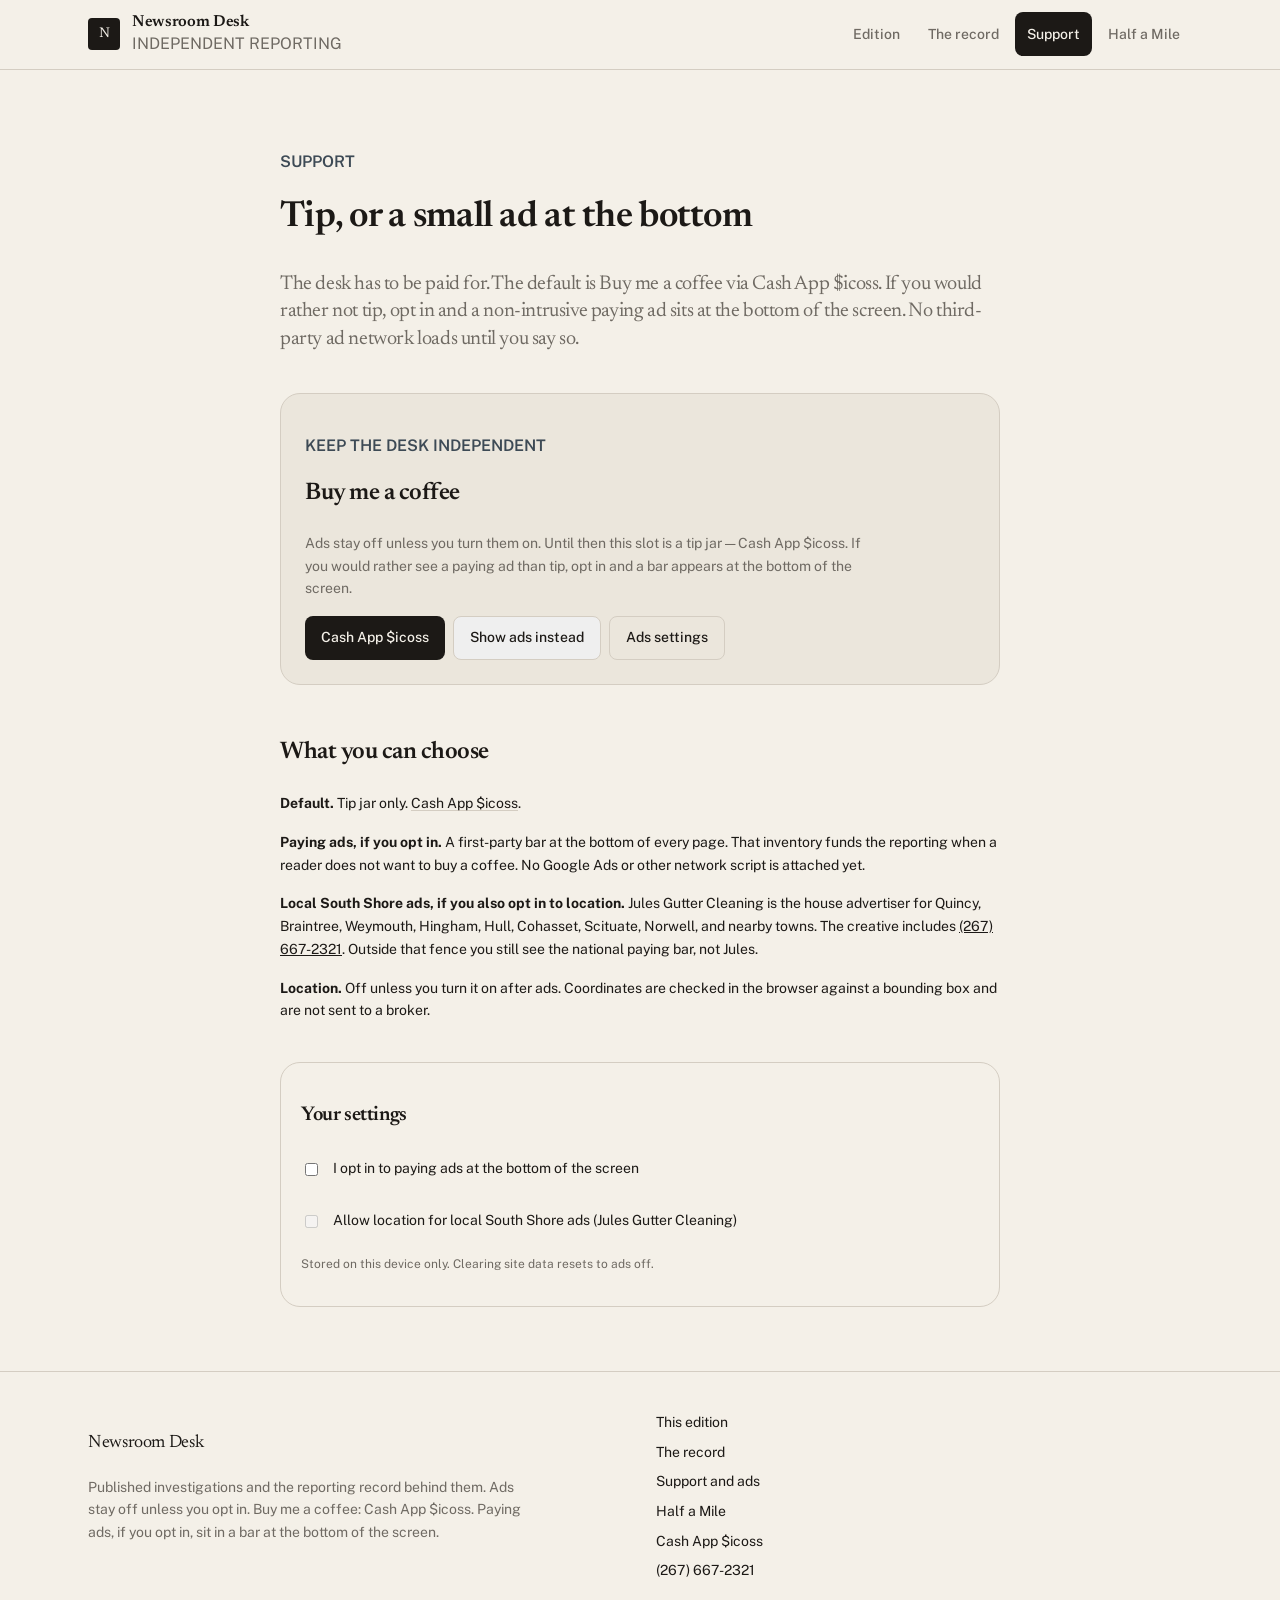
<file: desk/privacy/index.html>
<!doctype html>
<html lang="en">
<head>
  <meta charset="utf-8" />
  <meta name="viewport" content="width=device-width, initial-scale=1" />
  <title>Support and ads — Newsroom Desk</title>
  <meta name="description" content="Ads are off unless you opt in. Default support is Buy me a coffee via Cash App $icoss. Paying ads sit at the bottom of the screen. South Shore house ads for Jules Gutter Cleaning." />
  <link rel="canonical" href="https://onnxscibroccoli.github.io/desk/privacy/" />
  <link rel="icon" type="image/svg+xml" href="../favicon.svg" />
  <link rel="preconnect" href="https://fonts.googleapis.com" />
  <link rel="preconnect" href="https://fonts.gstatic.com" crossorigin />
  <link rel="stylesheet" href="https://fonts.googleapis.com/css2?family=IBM+Plex+Mono:wght@400;500&family=Newsreader:opsz,wght@6..72,400;6..72,500;6..72,600;6..72,700&family=Public+Sans:ital,wght@0,400;0,500;0,600;1,400&display=swap" />
  <link rel="stylesheet" href="../site.css" />
</head>
<body class="bg-paper text-ink">
  <a href="#main" class="skip">Skip to content</a>
  <header class="sticky top-0 z-40 border-b border-rule bg-paper-95">
    <div class="mx-auto flex max-w-6xl items-center justify-between gap-4 px-4 py-3 sm:px-6">
      <a href="../" class="flex min-h-11 items-center gap-3">
        <span class="grid size-8 place-items-center rounded-xs bg-ink text-paper"><span class="font-display text-sm leading-none">N</span></span>
        <span>
          <span class="block font-display text-base font-semibold leading-tight">Newsroom Desk</span>
          <span class="block font-sans text-[0.7rem] uppercase tracking-[0.14em] text-muted">Independent reporting</span>
        </span>
      </a>
      <nav class="hidden items-center gap-1 md:flex" aria-label="Primary">
        <a href="../" class="inline-flex min-h-11 items-center rounded-sm px-3 text-sm font-medium text-muted">Edition</a>
        <a href="../record/" class="inline-flex min-h-11 items-center rounded-sm px-3 text-sm font-medium text-muted">The record</a>
        <a href="../privacy/" class="inline-flex min-h-11 items-center rounded-sm px-3 text-sm font-medium bg-ink text-paper">Support</a>
        <a href="https://half-a-mile.vercel.app" class="inline-flex min-h-11 items-center rounded-sm px-3 text-sm font-medium text-muted">Half a Mile</a>
      </nav>
      <details class="md:hidden">
        <summary class="grid size-11 place-items-center rounded-sm border border-rule">Menu</summary>
        <nav class="menu" aria-label="Mobile">
          <a href="../">Edition</a>
          <a href="../record/">The record</a>
          <a href="../privacy/">Support</a>
          <a href="https://half-a-mile.vercel.app">Half a Mile</a>
        </nav>
      </details>
    </div>
  </header>
  <main id="main"><div class="mx-auto max-w-3xl px-4 py-12 sm:px-6 sm:py-16">
      <p class="font-sans text-[0.72rem] font-semibold uppercase tracking-[0.2em] text-slate">Support</p>
      <h1 class="mt-3 font-display text-4xl font-semibold">Tip, or a small ad at the bottom</h1>
      <p class="mt-5 font-display text-xl leading-snug text-muted">The desk has to be paid for. The default is Buy me a coffee via Cash App $icoss. If you would rather not tip, opt in and a non-intrusive paying ad sits at the bottom of the screen. No third-party ad network loads until you say so.</p>
      <div class="mt-10"><aside class="rounded-lg border border-rule bg-paper-2 p-5 sm:p-6" data-support data-privacy="./">
  <p class="font-sans text-[0.7rem] font-semibold uppercase tracking-[0.16em] text-slate">Keep the desk independent</p>
  <h2 class="mt-2 font-display text-2xl font-semibold">Buy me a coffee</h2>
  <p class="mt-2 max-w-xl text-sm leading-relaxed text-muted">Ads stay off unless you turn them on. Until then this slot is a tip jar — Cash App $icoss. If you would rather see a paying ad than tip, opt in and a bar appears at the bottom of the screen.</p>
  <div class="mt-4 flex flex-wrap gap-2">
    <a href="https://cash.app/$icoss" class="inline-flex min-h-11 items-center rounded-sm bg-ink px-4 text-sm font-medium text-paper">Cash App $icoss</a>
    <a href="./" class="inline-flex min-h-11 items-center rounded-sm border border-rule px-4 text-sm font-medium text-ink">Ads settings</a>
  </div>
</aside></div>
      <section class="mt-12 space-y-4 text-sm leading-relaxed">
        <h2 class="font-display text-2xl font-semibold">What you can choose</h2>
        <p><strong>Default.</strong> Tip jar only. <a href="https://cash.app/$icoss" class="underline decoration-rule underline-offset-2">Cash App $icoss</a>.</p>
        <p><strong>Paying ads, if you opt in.</strong> A first-party bar at the bottom of every page. That inventory funds the reporting when a reader does not want to buy a coffee. No Google Ads or other network script is attached yet.</p>
        <p><strong>Local South Shore ads, if you also opt in to location.</strong> Jules Gutter Cleaning is the house advertiser for Quincy, Braintree, Weymouth, Hingham, Hull, Cohasset, Scituate, Norwell, and nearby towns. The creative includes <a href="tel:+12676672321" class="underline">(267) 667-2321</a>. Outside that fence you still see the national paying bar, not Jules.</p>
        <p><strong>Location.</strong> Off unless you turn it on after ads. Coordinates are checked in the browser against a bounding box and are not sent to a broker.</p>
      </section>
      <section class="mt-10 rounded-lg border border-rule p-5">
        <h2 class="font-display text-xl font-semibold">Your settings</h2>
        <label class="row mt-4"><input type="checkbox" data-ads-toggle /> I opt in to paying ads at the bottom of the screen</label>
        <label class="row mt-2"><input type="checkbox" data-geo-toggle /> Allow location for local South Shore ads (Jules Gutter Cleaning)</label>
        <p class="mt-3 text-xs text-muted">Stored on this device only. Clearing site data resets to ads off.</p>
      </section>
    </div></main>
  <footer class="border-t border-rule">
    <div class="mx-auto grid max-w-6xl gap-8 px-4 py-10 sm:px-6 md:grid-cols-2">
      <div>
        <p class="font-display text-lg text-ink">Newsroom Desk</p>
        <p class="mt-2 max-w-md text-sm leading-relaxed text-muted">Published investigations and the reporting record behind them. Ads stay off unless you opt in. Buy me a coffee: Cash App $icoss. Paying ads, if you opt in, sit in a bar at the bottom of the screen.</p>
      </div>
      <div class="flex flex-col gap-2 text-sm">
        <a href="../" class="text-ink hover:underline">This edition</a>
        <a href="../record/" class="text-ink hover:underline">The record</a>
        <a href="../privacy/" class="text-ink hover:underline">Support and ads</a>
        <a href="https://half-a-mile.vercel.app" class="text-ink hover:underline">Half a Mile</a>
        <a href="https://cash.app/$icoss" class="text-ink hover:underline">Cash App $icoss</a>
        <a href="tel:+12676672321" class="text-ink hover:underline">(267) 667-2321</a>
      </div>
    </div>
  </footer>
  <aside id="ad-rail" class="ad-rail" hidden aria-label="Advertisement"></aside>
  <script src="../consent.js"></script>
</body>
</html>
</file>
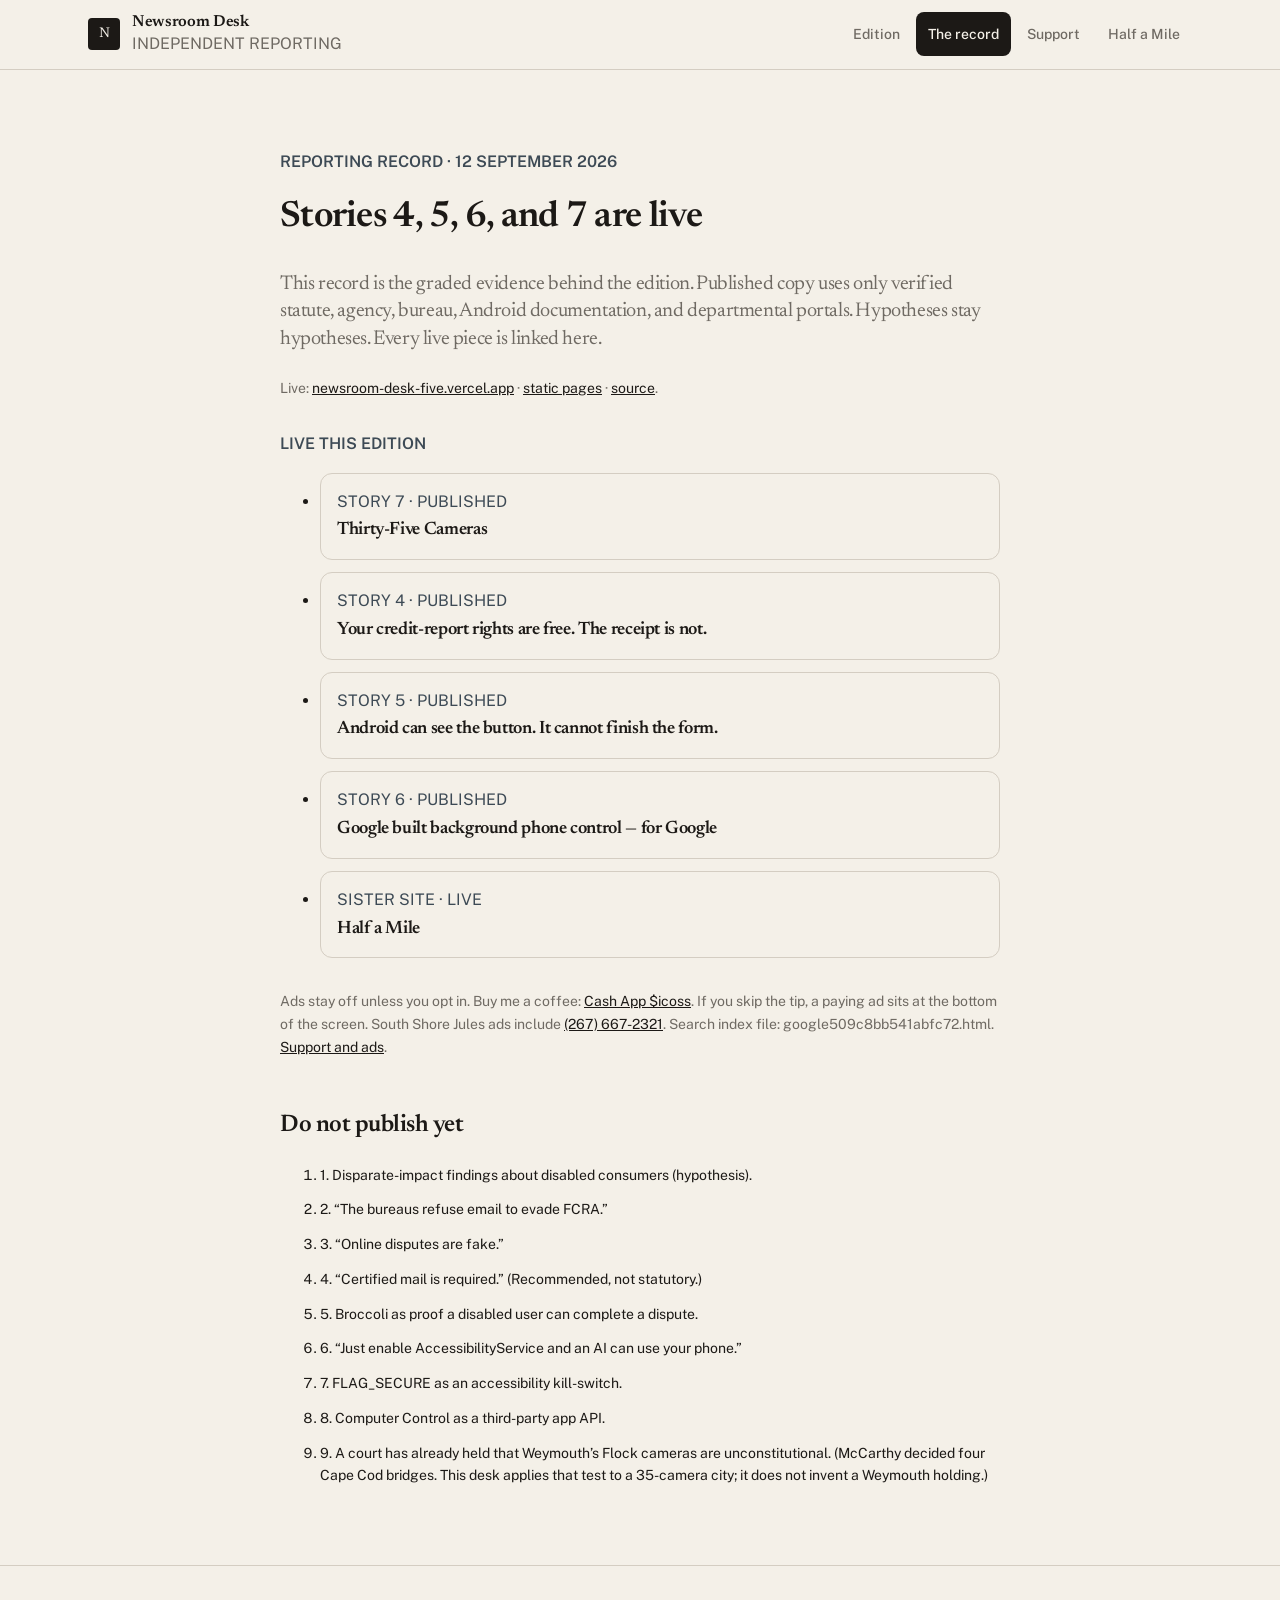
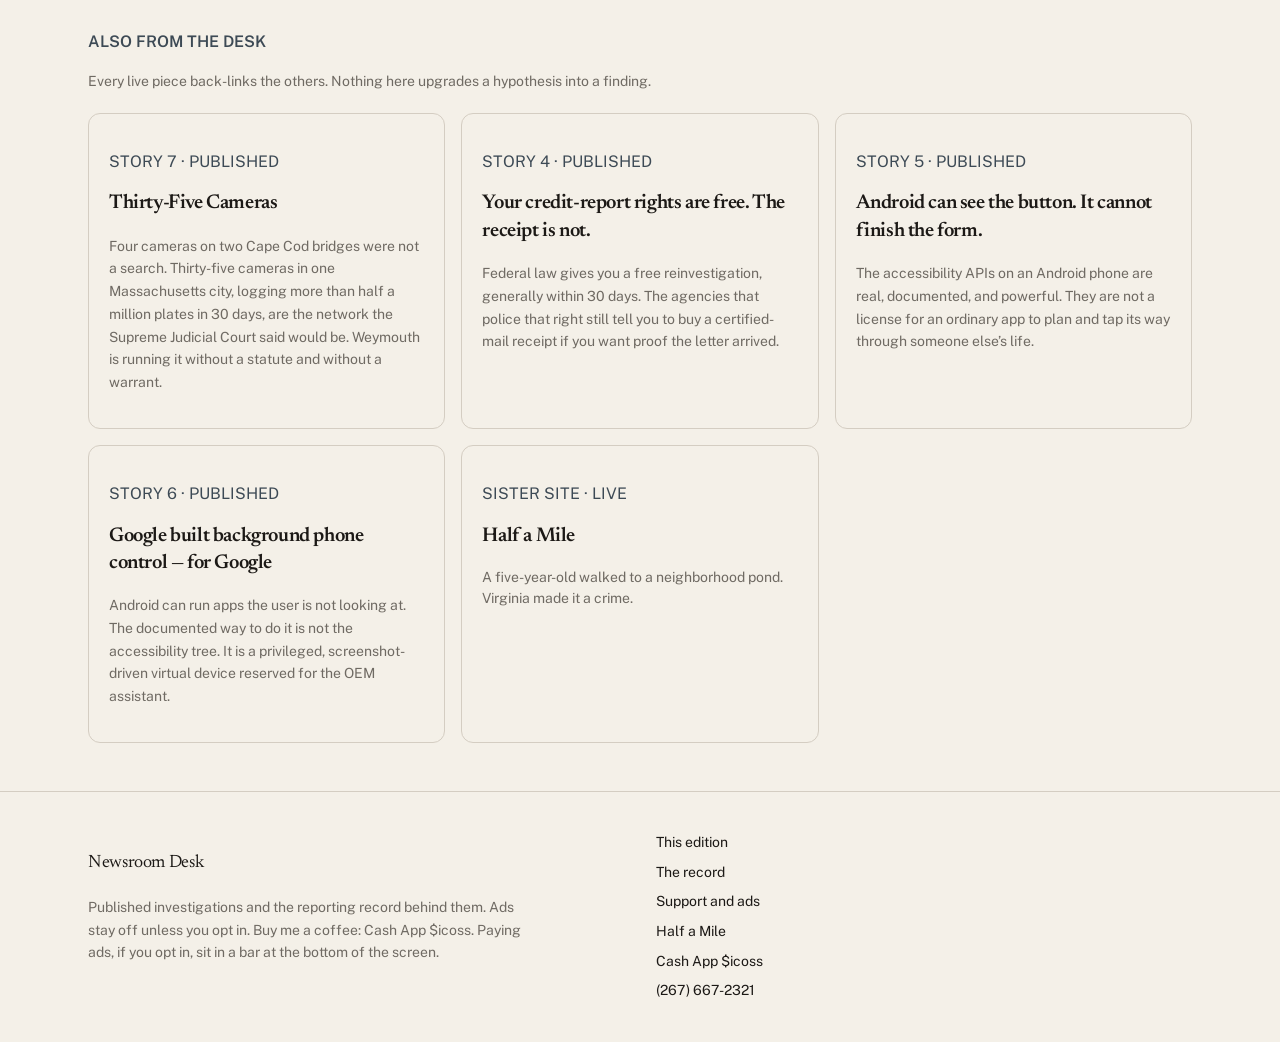
<file: desk/record/index.html>
<!doctype html>
<html lang="en">
<head>
  <meta charset="utf-8" />
  <meta name="viewport" content="width=device-width, initial-scale=1" />
  <title>The record — Newsroom Desk</title>
  <meta name="description" content="Reporting record for investigations 4, 5, 6, and 7, with every published story linked." />
  <link rel="canonical" href="https://onnxscibroccoli.github.io/desk/record/" />
  <link rel="icon" type="image/svg+xml" href="../favicon.svg" />
  <link rel="preconnect" href="https://fonts.googleapis.com" />
  <link rel="preconnect" href="https://fonts.gstatic.com" crossorigin />
  <link rel="stylesheet" href="https://fonts.googleapis.com/css2?family=IBM+Plex+Mono:wght@400;500&family=Newsreader:opsz,wght@6..72,400;6..72,500;6..72,600;6..72,700&family=Public+Sans:ital,wght@0,400;0,500;0,600;1,400&display=swap" />
  <link rel="stylesheet" href="../site.css" />
</head>
<body class="bg-paper text-ink">
  <a href="#main" class="skip">Skip to content</a>
  <header class="sticky top-0 z-40 border-b border-rule bg-paper-95">
    <div class="mx-auto flex max-w-6xl items-center justify-between gap-4 px-4 py-3 sm:px-6">
      <a href="../" class="flex min-h-11 items-center gap-3">
        <span class="grid size-8 place-items-center rounded-xs bg-ink text-paper"><span class="font-display text-sm leading-none">N</span></span>
        <span>
          <span class="block font-display text-base font-semibold leading-tight">Newsroom Desk</span>
          <span class="block font-sans text-[0.7rem] uppercase tracking-[0.14em] text-muted">Independent reporting</span>
        </span>
      </a>
      <nav class="hidden items-center gap-1 md:flex" aria-label="Primary">
        <a href="../" class="inline-flex min-h-11 items-center rounded-sm px-3 text-sm font-medium text-muted">Edition</a>
        <a href="../record/" class="inline-flex min-h-11 items-center rounded-sm px-3 text-sm font-medium bg-ink text-paper">The record</a>
        <a href="../privacy/" class="inline-flex min-h-11 items-center rounded-sm px-3 text-sm font-medium text-muted">Support</a>
        <a href="https://half-a-mile.vercel.app" class="inline-flex min-h-11 items-center rounded-sm px-3 text-sm font-medium text-muted">Half a Mile</a>
      </nav>
      <details class="md:hidden">
        <summary class="grid size-11 place-items-center rounded-sm border border-rule">Menu</summary>
        <nav class="menu" aria-label="Mobile">
          <a href="../">Edition</a>
          <a href="../record/">The record</a>
          <a href="../privacy/">Support</a>
          <a href="https://half-a-mile.vercel.app">Half a Mile</a>
        </nav>
      </details>
    </div>
  </header>
  <main id="main"><div class="mx-auto max-w-3xl px-4 py-12 sm:px-6 sm:py-16">
      <p class="font-sans text-[0.72rem] font-semibold uppercase tracking-[0.2em] text-slate">Reporting record · 12 September 2026</p>
      <h1 class="mt-3 font-display text-4xl font-semibold">Stories 4, 5, 6, and 7 are live</h1>
      <p class="mt-5 font-display text-xl leading-snug text-muted">This record is the graded evidence behind the edition. Published copy uses only verified statute, agency, bureau, Android documentation, and departmental portals. Hypotheses stay hypotheses. Every live piece is linked here.</p>
      <p class="mt-6 text-sm leading-relaxed text-muted">Live: <a class="text-ink underline" href="https://newsroom-desk-five.vercel.app">newsroom-desk-five.vercel.app</a> · <a class="text-ink underline" href="https://onnxscibroccoli.github.io/desk">static pages</a> · <a class="text-ink underline" href="https://github.com/onnxscibroccoli/newsroom-desk">source</a>.</p>
      <p class="mt-8 font-sans text-[0.7rem] font-semibold uppercase tracking-[0.16em] text-slate">Live this edition</p>
      <ul class="mt-4 grid gap-3">
        <li><a class="block rounded-md border border-rule p-4 hover:bg-paper-2" href="../story/weymouth-flock-cameras-surveillance/"><span class="font-sans text-[0.7rem] uppercase tracking-[0.14em] text-slate">Story 7 · published</span><span class="mt-1 block font-display text-lg font-semibold leading-snug">Thirty-Five Cameras</span></a></li><li><a class="block rounded-md border border-rule p-4 hover:bg-paper-2" href="../story/the-cost-of-proving-youre-right/"><span class="font-sans text-[0.7rem] uppercase tracking-[0.14em] text-slate">Story 4 · published</span><span class="mt-1 block font-display text-lg font-semibold leading-snug">Your credit-report rights are free. The receipt is not.</span></a></li><li><a class="block rounded-md border border-rule p-4 hover:bg-paper-2" href="../story/android-can-see-the-button/"><span class="font-sans text-[0.7rem] uppercase tracking-[0.14em] text-slate">Story 5 · published</span><span class="mt-1 block font-display text-lg font-semibold leading-snug">Android can see the button. It cannot finish the form.</span></a></li><li><a class="block rounded-md border border-rule p-4 hover:bg-paper-2" href="../story/the-invisible-phone/"><span class="font-sans text-[0.7rem] uppercase tracking-[0.14em] text-slate">Story 6 · published</span><span class="mt-1 block font-display text-lg font-semibold leading-snug">Google built background phone control — for Google</span></a></li>
        <li><a class="block rounded-md border border-rule p-4 hover:bg-paper-2" href="https://half-a-mile.vercel.app"><span class="font-sans text-[0.7rem] uppercase tracking-[0.14em] text-slate">Sister site · live</span><span class="mt-1 block font-display text-lg font-semibold leading-snug">Half a Mile</span></a></li>
      </ul>
      <p class="mt-8 text-sm leading-relaxed text-muted">Ads stay off unless you opt in. Buy me a coffee: <a class="text-ink underline" href="https://cash.app/$icoss">Cash App $icoss</a>. If you skip the tip, a paying ad sits at the bottom of the screen. South Shore Jules ads include <a class="text-ink underline" href="tel:+12676672321">(267) 667-2321</a>. Search index file: google509c8bb541abfc72.html. <a class="text-ink underline" href="../privacy/">Support and ads</a>.</p>
      <h2 class="mt-12 font-display text-2xl font-semibold">Do not publish yet</h2>
      <ol class="mt-4 space-y-3 text-sm leading-relaxed">
        <li>1. Disparate-impact findings about disabled consumers (hypothesis).</li><li>2. “The bureaus refuse email to evade FCRA.”</li><li>3. “Online disputes are fake.”</li><li>4. “Certified mail is required.” (Recommended, not statutory.)</li><li>5. Broccoli as proof a disabled user can complete a dispute.</li><li>6. “Just enable AccessibilityService and an AI can use your phone.”</li><li>7. FLAG_SECURE as an accessibility kill-switch.</li><li>8. Computer Control as a third-party app API.</li><li>9. A court has already held that Weymouth’s Flock cameras are unconstitutional. (McCarthy decided four Cape Cod bridges. This desk applies that test to a 35-camera city; it does not invent a Weymouth holding.)</li>
      </ol>
    </div><section class="border-t border-rule py-12">
    <div class="mx-auto max-w-6xl px-4 sm:px-6">
      <p class="font-sans text-[0.7rem] font-semibold uppercase tracking-[0.16em] text-slate">Also from the desk</p>
      <p class="mt-2 max-w-2xl text-sm text-muted">Every live piece back-links the others. Nothing here upgrades a hypothesis into a finding.</p>
      <div class="mt-5 grid gap-4 md:grid-cols-3">
        <a href="../story/weymouth-flock-cameras-surveillance/" class="rounded-md border border-rule p-5 hover:bg-paper-2">
      <p class="font-sans text-[0.7rem] uppercase tracking-[0.14em] text-slate">Story 7 · published</p>
      <h2 class="mt-2 font-display text-xl font-semibold leading-snug">Thirty-Five Cameras</h2>
      <p class="mt-2 text-sm leading-relaxed text-muted">Four cameras on two Cape Cod bridges were not a search. Thirty-five cameras in one Massachusetts city, logging more than half a million plates in 30 days, are the network the Supreme Judicial Court said would be. Weymouth is running it without a statute and without a warrant.</p>
    </a><a href="../story/the-cost-of-proving-youre-right/" class="rounded-md border border-rule p-5 hover:bg-paper-2">
      <p class="font-sans text-[0.7rem] uppercase tracking-[0.14em] text-slate">Story 4 · published</p>
      <h2 class="mt-2 font-display text-xl font-semibold leading-snug">Your credit-report rights are free. The receipt is not.</h2>
      <p class="mt-2 text-sm leading-relaxed text-muted">Federal law gives you a free reinvestigation, generally within 30 days. The agencies that police that right still tell you to buy a certified-mail receipt if you want proof the letter arrived.</p>
    </a><a href="../story/android-can-see-the-button/" class="rounded-md border border-rule p-5 hover:bg-paper-2">
      <p class="font-sans text-[0.7rem] uppercase tracking-[0.14em] text-slate">Story 5 · published</p>
      <h2 class="mt-2 font-display text-xl font-semibold leading-snug">Android can see the button. It cannot finish the form.</h2>
      <p class="mt-2 text-sm leading-relaxed text-muted">The accessibility APIs on an Android phone are real, documented, and powerful. They are not a license for an ordinary app to plan and tap its way through someone else’s life.</p>
    </a><a href="../story/the-invisible-phone/" class="rounded-md border border-rule p-5 hover:bg-paper-2">
      <p class="font-sans text-[0.7rem] uppercase tracking-[0.14em] text-slate">Story 6 · published</p>
      <h2 class="mt-2 font-display text-xl font-semibold leading-snug">Google built background phone control — for Google</h2>
      <p class="mt-2 text-sm leading-relaxed text-muted">Android can run apps the user is not looking at. The documented way to do it is not the accessibility tree. It is a privileged, screenshot-driven virtual device reserved for the OEM assistant.</p>
    </a>
        <a href="https://half-a-mile.vercel.app" class="rounded-md border border-rule p-5 hover:bg-paper-2">
          <p class="font-sans text-[0.7rem] uppercase tracking-[0.14em] text-slate">Sister site · live</p>
          <h2 class="mt-2 font-display text-xl font-semibold leading-snug">Half a Mile</h2>
          <p class="mt-2 text-sm text-muted">A five-year-old walked to a neighborhood pond. Virginia made it a crime.</p>
        </a>
      </div>
    </div>
  </section></main>
  <footer class="border-t border-rule">
    <div class="mx-auto grid max-w-6xl gap-8 px-4 py-10 sm:px-6 md:grid-cols-2">
      <div>
        <p class="font-display text-lg text-ink">Newsroom Desk</p>
        <p class="mt-2 max-w-md text-sm leading-relaxed text-muted">Published investigations and the reporting record behind them. Ads stay off unless you opt in. Buy me a coffee: Cash App $icoss. Paying ads, if you opt in, sit in a bar at the bottom of the screen.</p>
      </div>
      <div class="flex flex-col gap-2 text-sm">
        <a href="../" class="text-ink hover:underline">This edition</a>
        <a href="../record/" class="text-ink hover:underline">The record</a>
        <a href="../privacy/" class="text-ink hover:underline">Support and ads</a>
        <a href="https://half-a-mile.vercel.app" class="text-ink hover:underline">Half a Mile</a>
        <a href="https://cash.app/$icoss" class="text-ink hover:underline">Cash App $icoss</a>
        <a href="tel:+12676672321" class="text-ink hover:underline">(267) 667-2321</a>
      </div>
    </div>
  </footer>
  <aside id="ad-rail" class="ad-rail" hidden aria-label="Advertisement"></aside>
  <script src="../consent.js"></script>
</body>
</html>
</file>
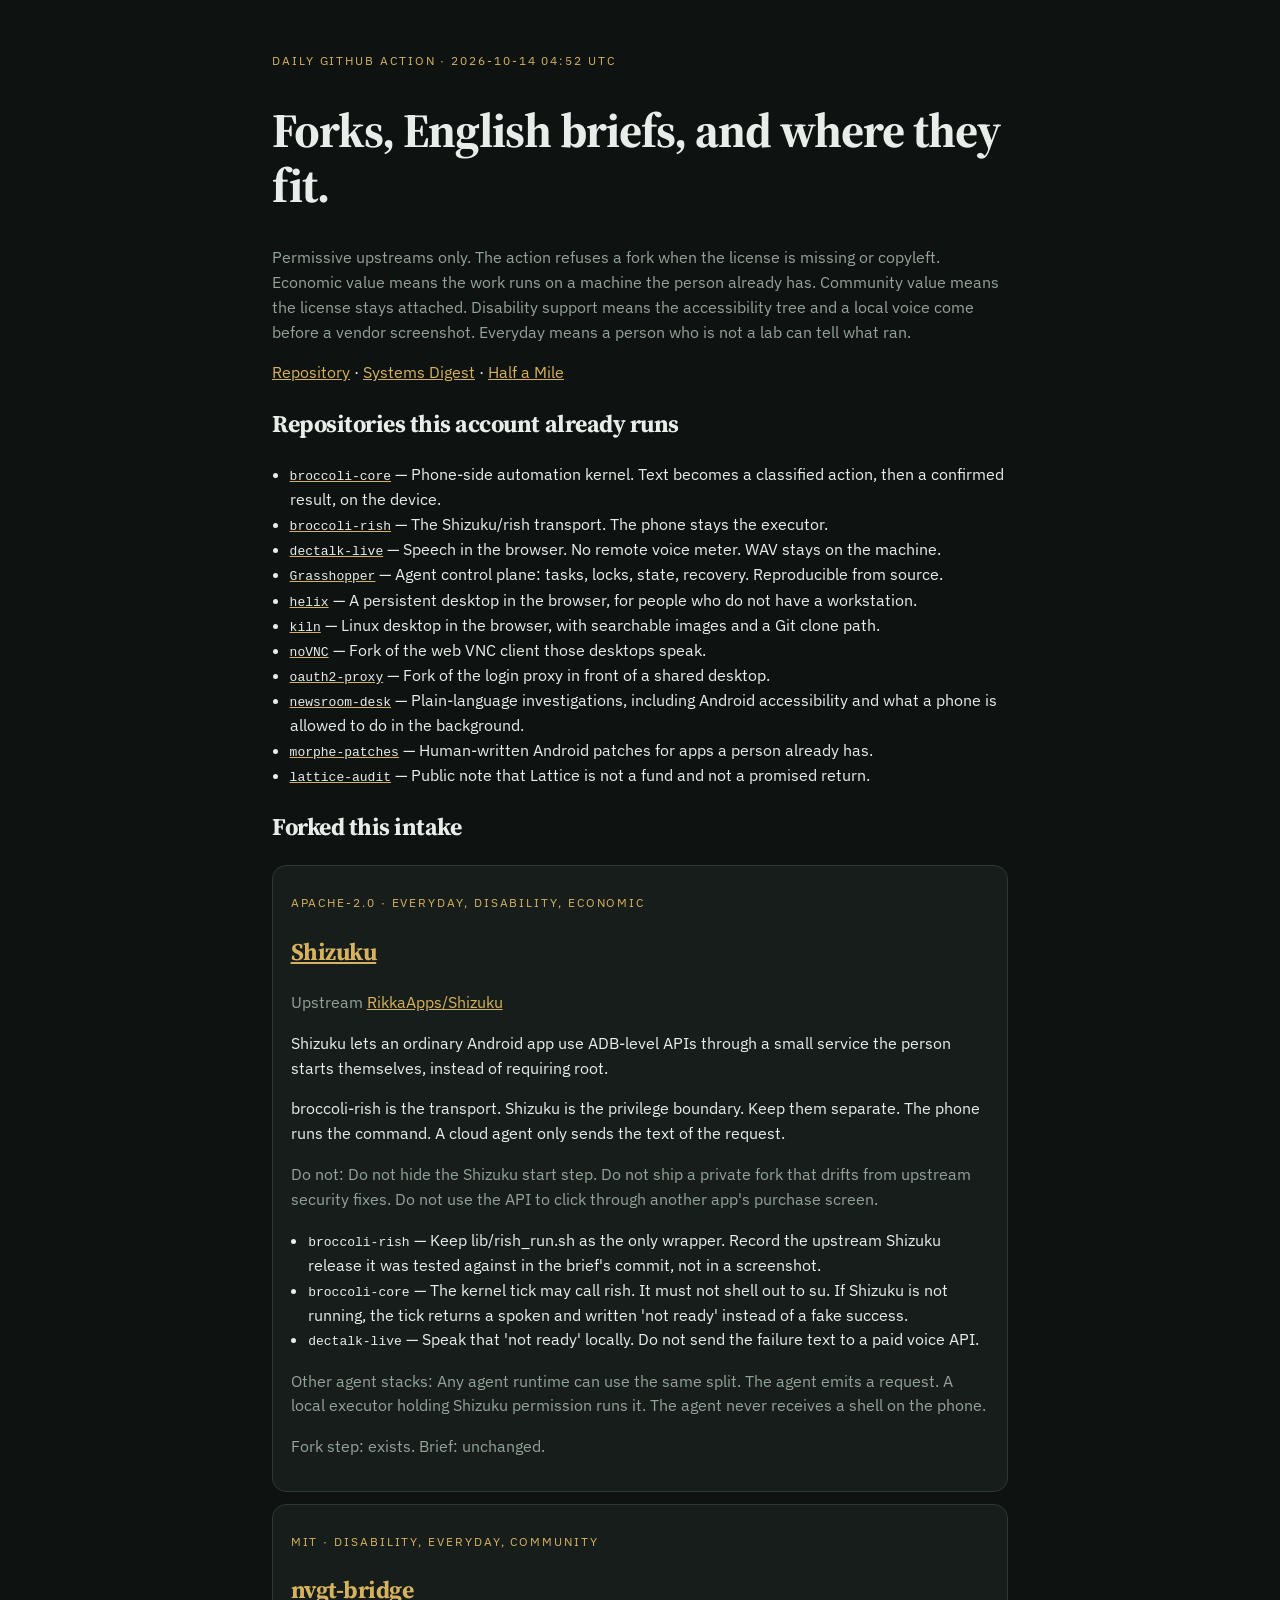
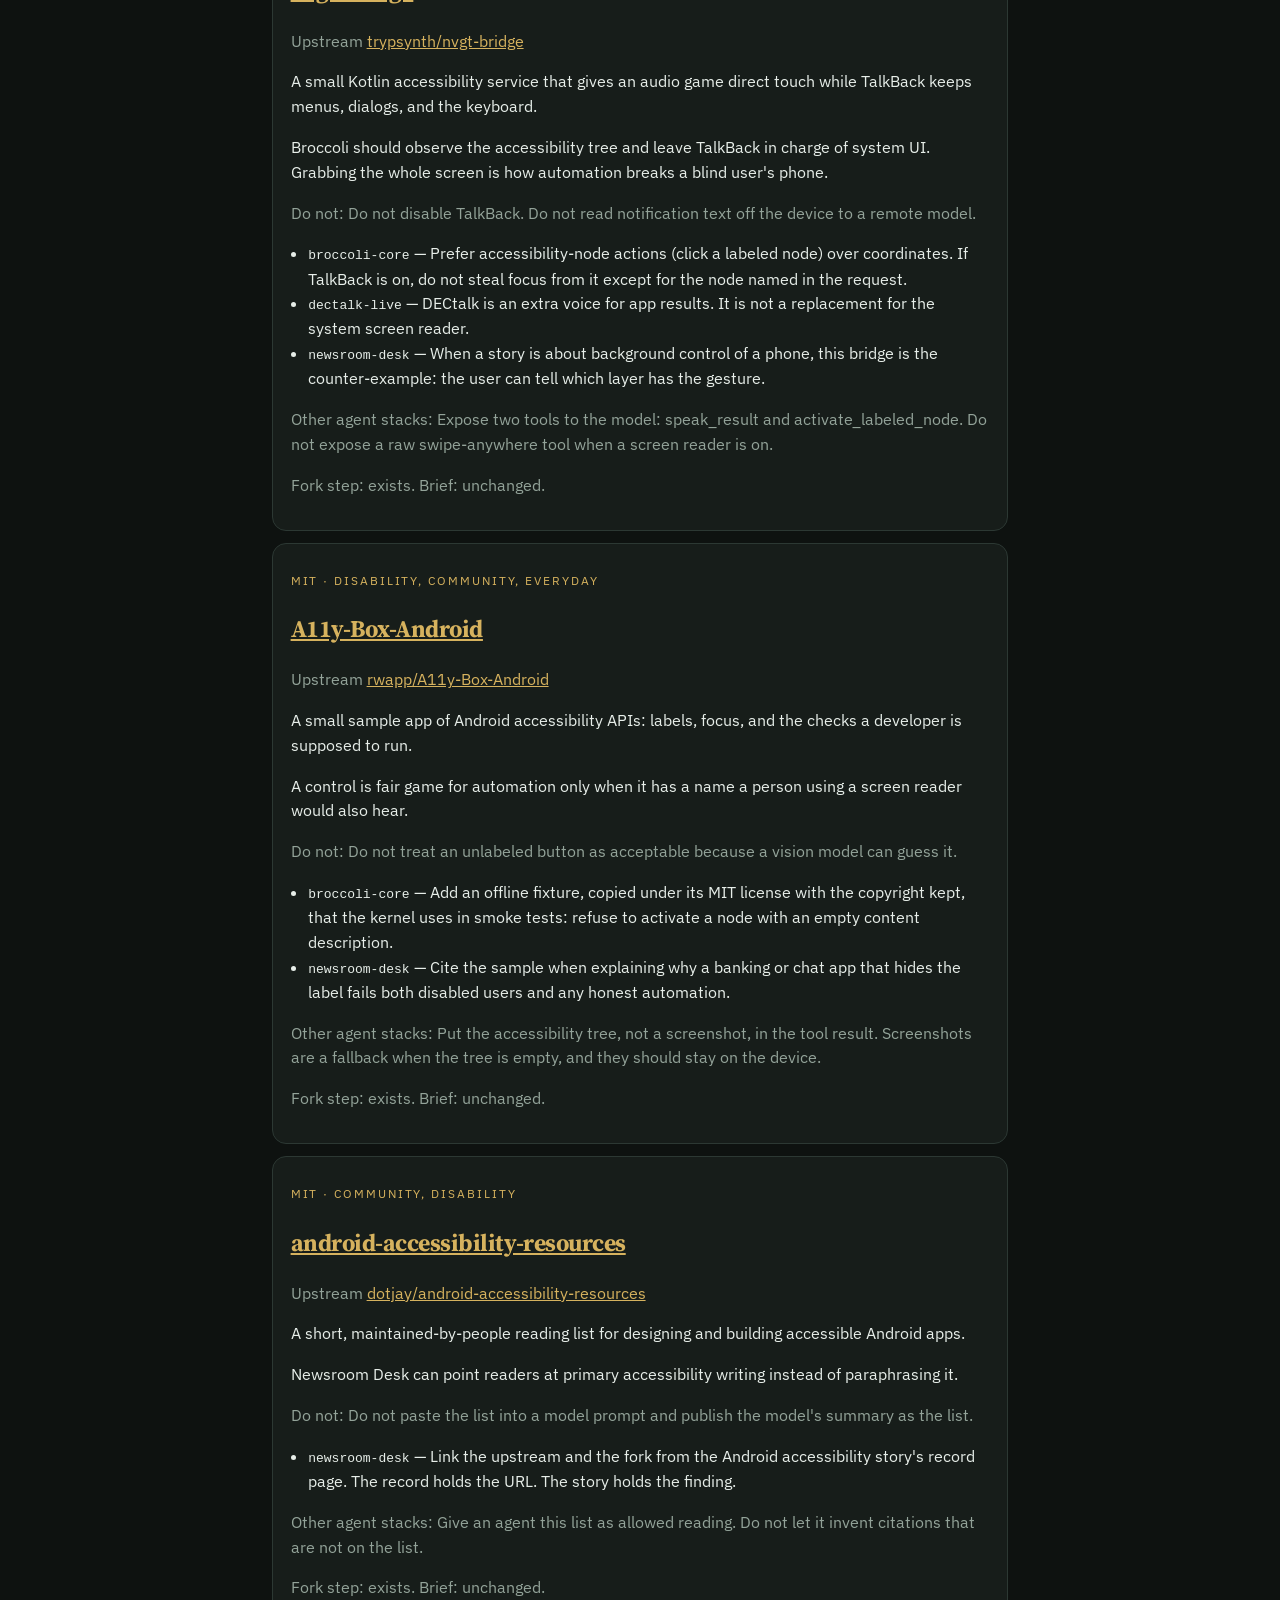
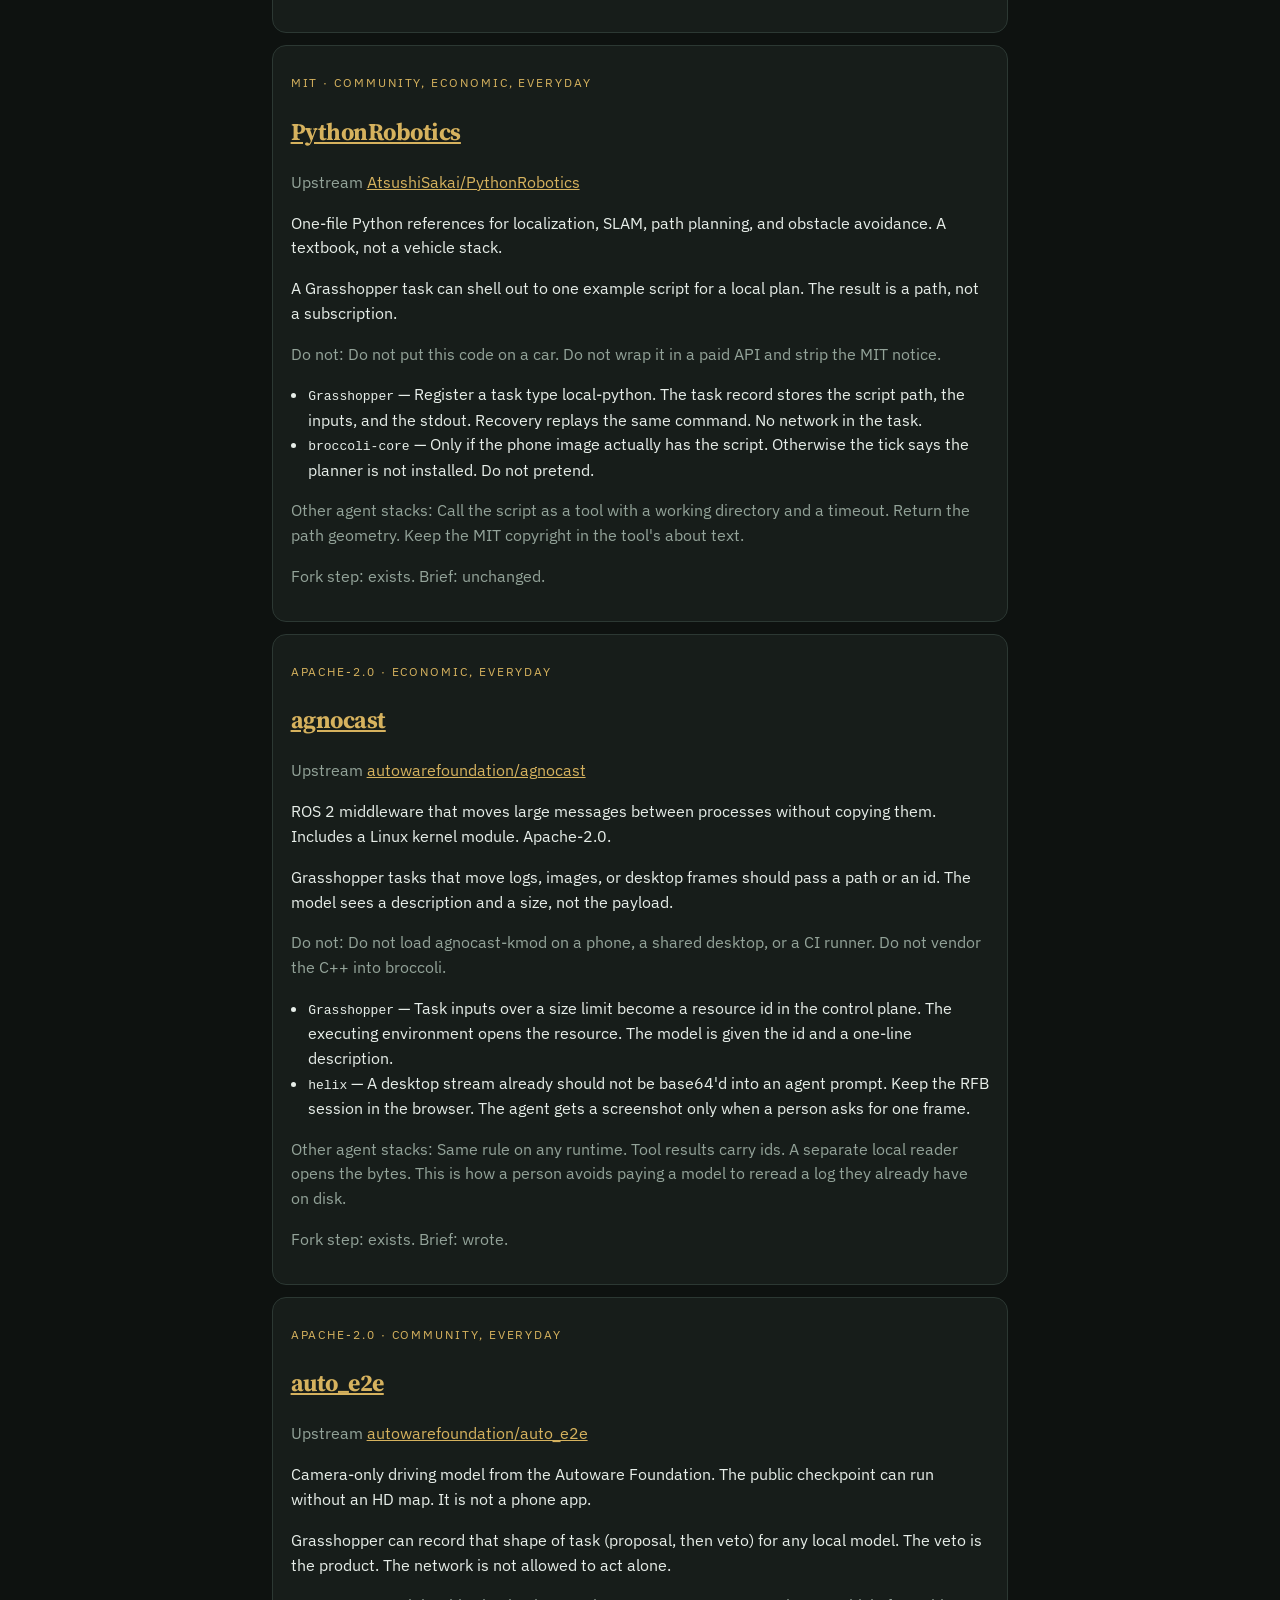
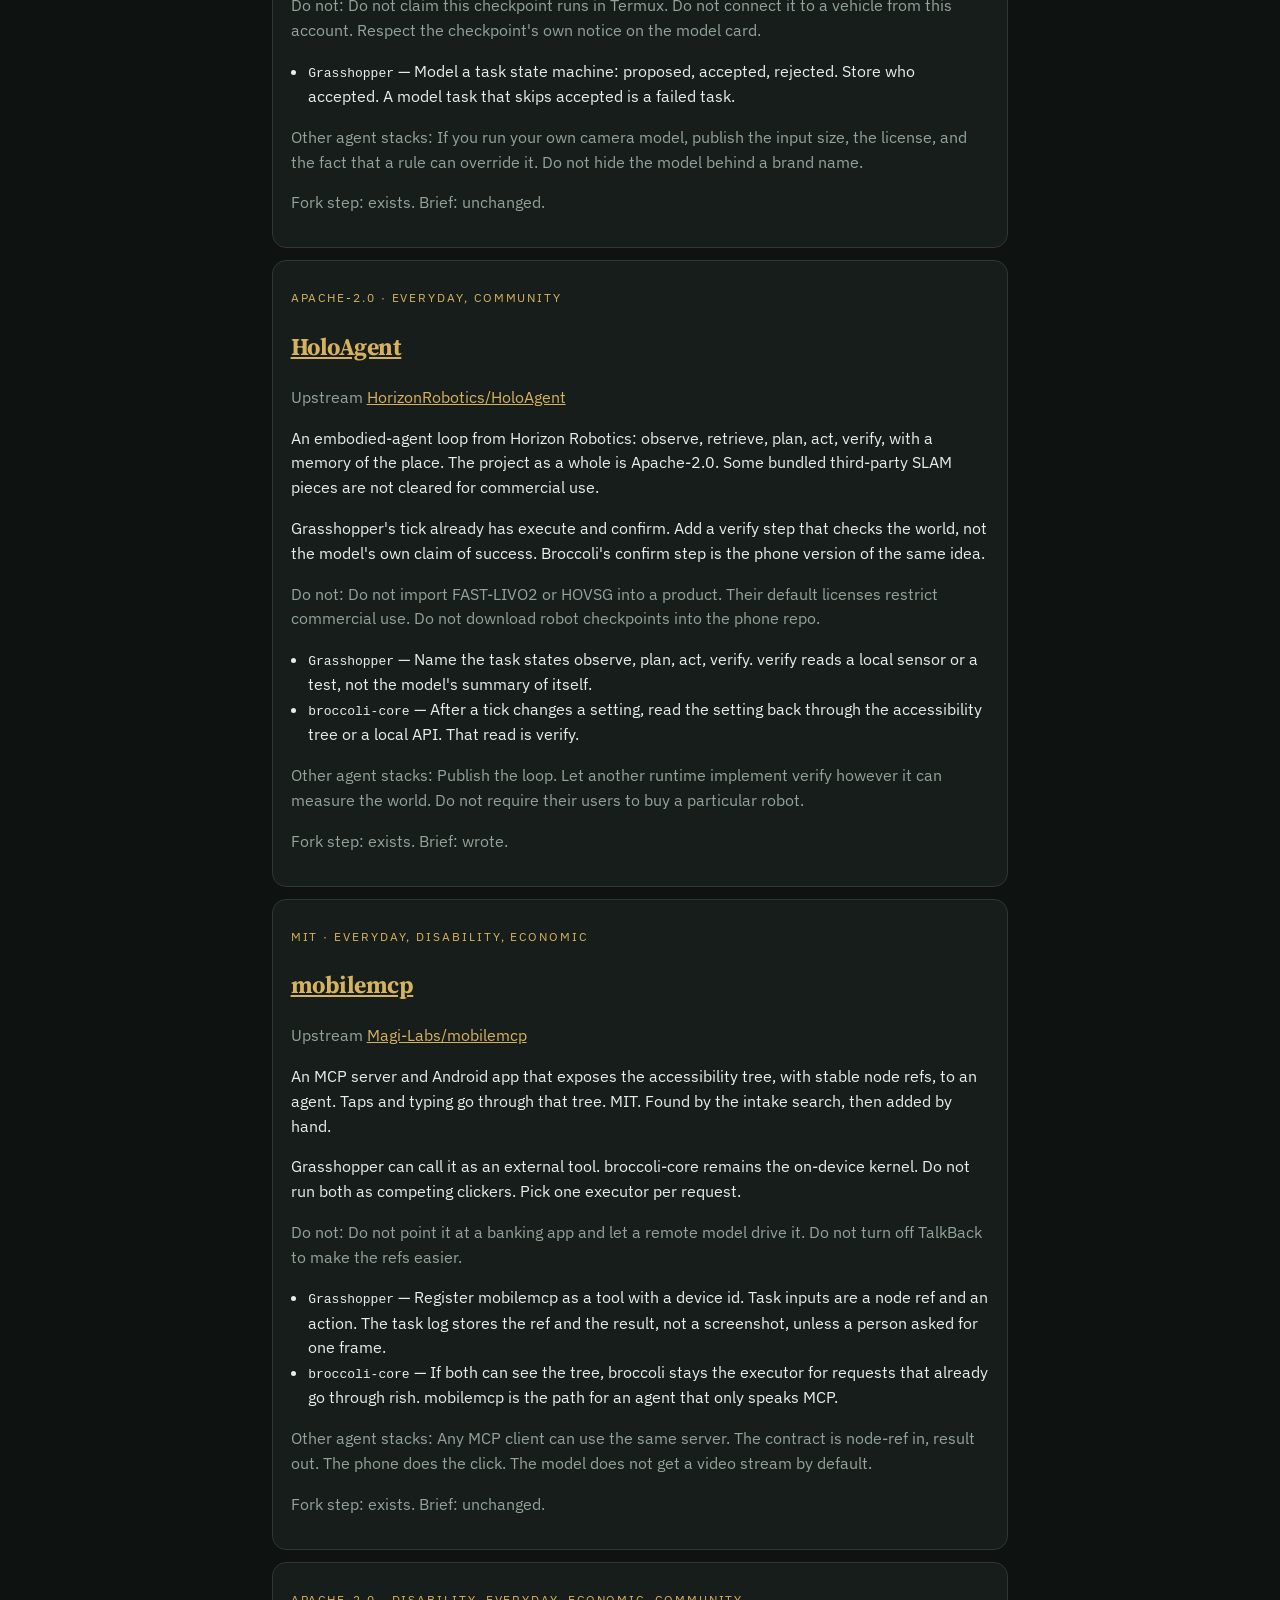
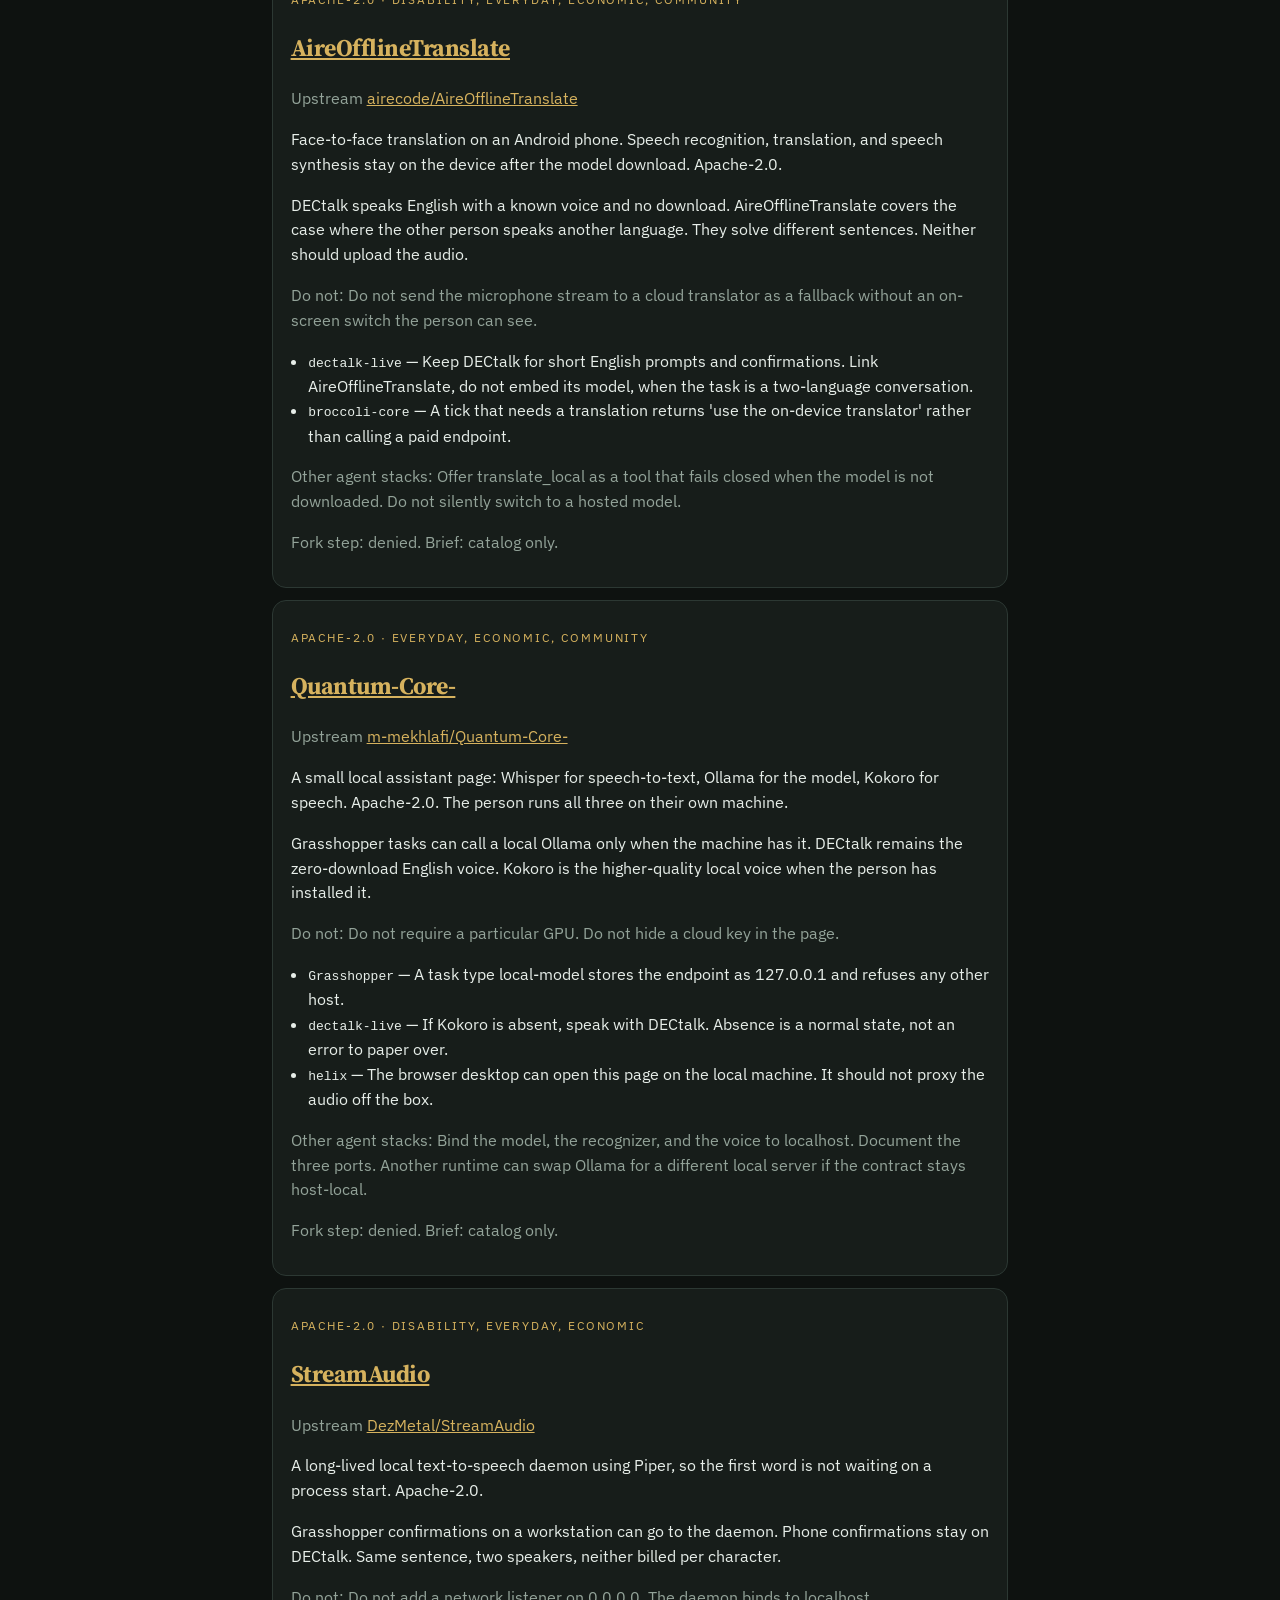
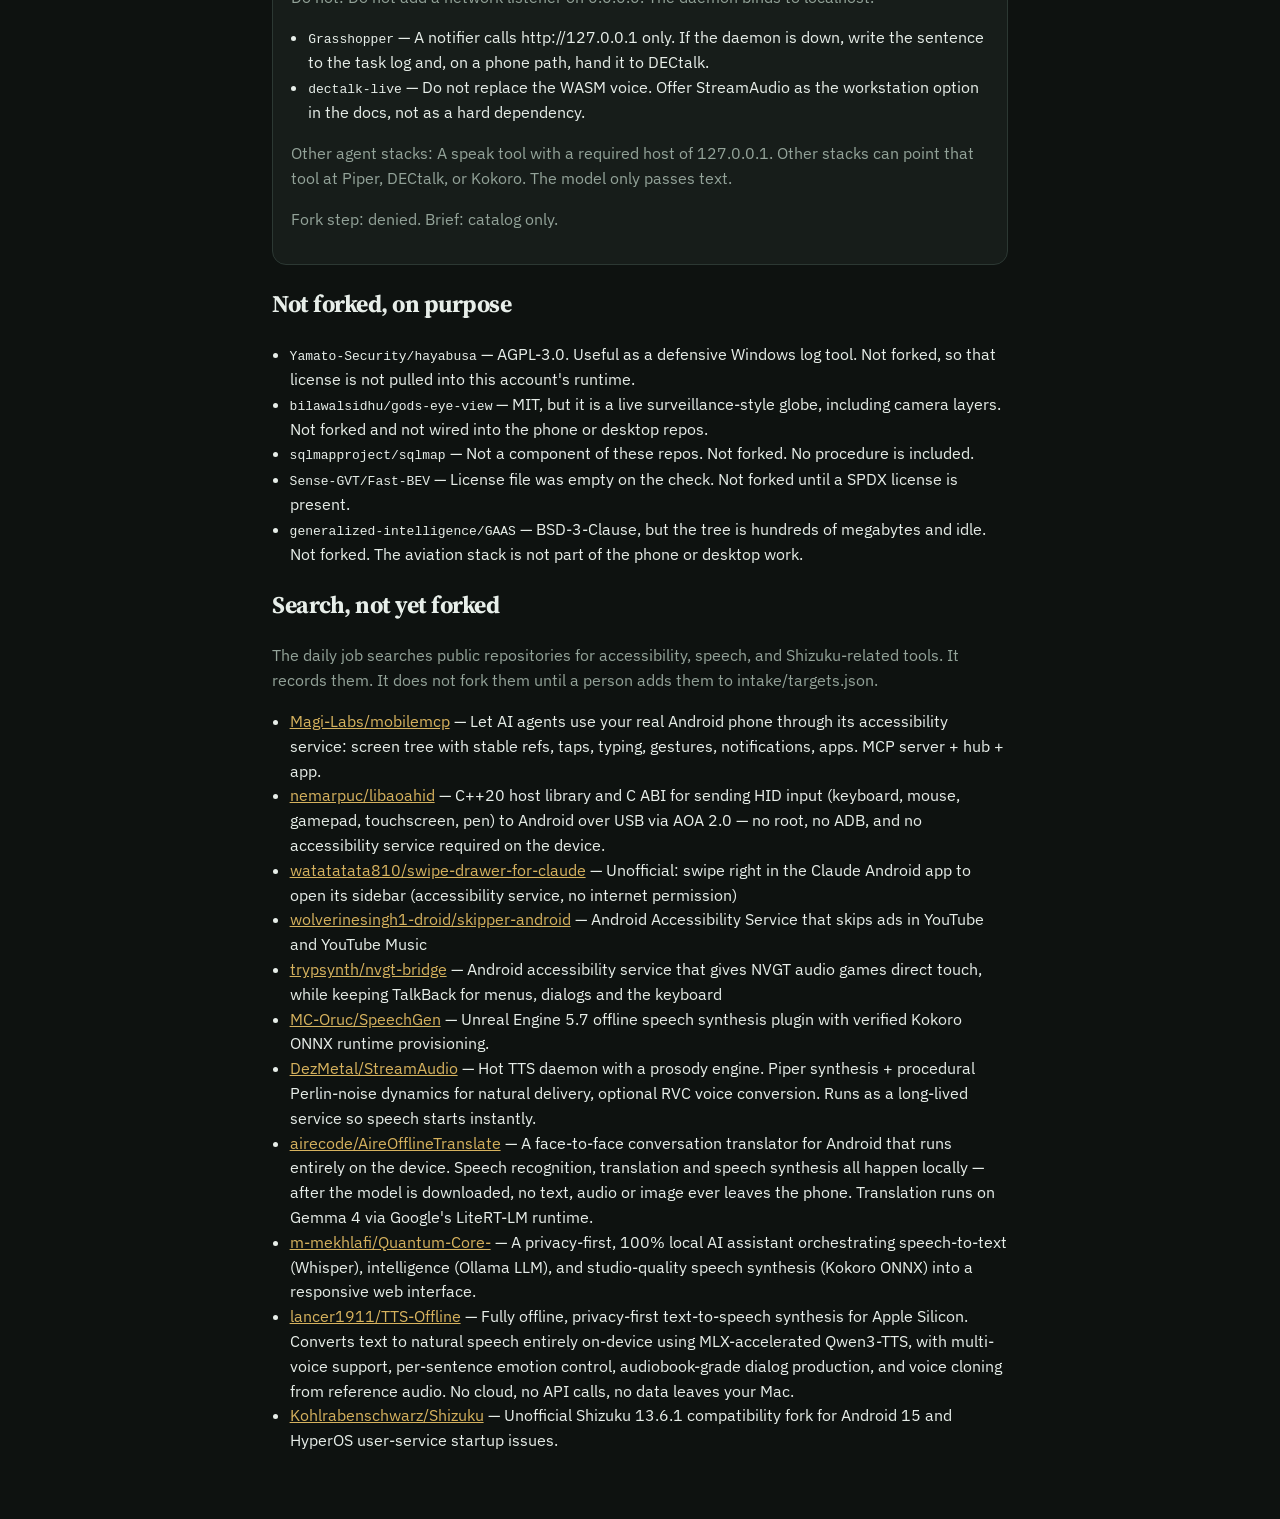
<file: digest/intake/index.html>
<!doctype html>
<html lang="en">
<head>
  <meta charset="utf-8" />
  <meta name="viewport" content="width=device-width, initial-scale=1" />
  <title>Systems intake</title>
  <link rel="stylesheet" href="https://fonts.googleapis.com/css2?family=IBM+Plex+Sans:wght@400;500;600&family=Source+Serif+4:opsz,wght@8..60,560&display=swap" />
  <style>
    :root { color-scheme: dark; --bg:#0e1210; --surface:#171d1a; --fg:#e7eee9; --muted:#93a399; --accent:#d6b25e; --line:#2c3833; }
    body { margin:0; background:var(--bg); color:var(--fg); font-family:"IBM Plex Sans",sans-serif; line-height:1.55; }
    main { width:min(46rem, calc(100% - 2rem)); margin:0 auto; padding:2.5rem 0 4rem; }
    h1,h2 { font-family:"Source Serif 4",Georgia,serif; letter-spacing:-0.02em; }
    h1 { font-size:clamp(2rem,5vw,3rem); line-height:1.15; }
    a { color:var(--accent); }
    .kicker { letter-spacing:.16em; text-transform:uppercase; color:var(--accent); font-size:.75rem; }
    .quiet { color:var(--muted); }
    .card { background:var(--surface); border:1px solid var(--line); border-radius:.875rem; padding:1rem 1.1rem; margin:0 0 .75rem; }
    ul { padding-left:1.1rem; }
    code { color:var(--fg); }
  </style>
</head>
<body>
<main>
  <p class="kicker">Daily GitHub Action · 2026-10-14 04:52 UTC</p>
  <h1>Forks, English briefs, and where they fit.</h1>
  <p class="quiet">Permissive upstreams only. The action refuses a fork when the license is missing or copyleft. Economic value means the work runs on a machine the person already has. Community value means the license stays attached. Disability support means the accessibility tree and a local voice come before a vendor screenshot. Everyday means a person who is not a lab can tell what ran.</p>
  <p><a href="https://github.com/onnxscibroccoli/systems-intake">Repository</a> · <a href="https://onnxscibroccoli.github.io/digest/">Systems Digest</a> · <a href="https://onnxscibroccoli.github.io/">Half a Mile</a></p>
  <h2>Repositories this account already runs</h2>
  <ul><li><a href="https://github.com/onnxscibroccoli/broccoli-core"><code>broccoli-core</code></a> — Phone-side automation kernel. Text becomes a classified action, then a confirmed result, on the device.</li><li><a href="https://github.com/onnxscibroccoli/broccoli-rish"><code>broccoli-rish</code></a> — The Shizuku/rish transport. The phone stays the executor.</li><li><a href="https://github.com/onnxscibroccoli/dectalk-live"><code>dectalk-live</code></a> — Speech in the browser. No remote voice meter. WAV stays on the machine.</li><li><a href="https://github.com/onnxscibroccoli/Grasshopper"><code>Grasshopper</code></a> — Agent control plane: tasks, locks, state, recovery. Reproducible from source.</li><li><a href="https://github.com/onnxscibroccoli/helix"><code>helix</code></a> — A persistent desktop in the browser, for people who do not have a workstation.</li><li><a href="https://github.com/onnxscibroccoli/kiln"><code>kiln</code></a> — Linux desktop in the browser, with searchable images and a Git clone path.</li><li><a href="https://github.com/onnxscibroccoli/noVNC"><code>noVNC</code></a> — Fork of the web VNC client those desktops speak.</li><li><a href="https://github.com/onnxscibroccoli/oauth2-proxy"><code>oauth2-proxy</code></a> — Fork of the login proxy in front of a shared desktop.</li><li><a href="https://github.com/onnxscibroccoli/newsroom-desk"><code>newsroom-desk</code></a> — Plain-language investigations, including Android accessibility and what a phone is allowed to do in the background.</li><li><a href="https://github.com/onnxscibroccoli/morphe-patches"><code>morphe-patches</code></a> — Human-written Android patches for apps a person already has.</li><li><a href="https://github.com/onnxscibroccoli/lattice-audit"><code>lattice-audit</code></a> — Public note that Lattice is not a fund and not a promised return.</li></ul>
  <h2>Forked this intake</h2>
  <article class="card">
  <p class="kicker">Apache-2.0 · everyday, disability, economic</p>
  <h2><a href="https://github.com/onnxscibroccoli/Shizuku">Shizuku</a></h2>
  <p class="quiet">Upstream <a href="https://github.com/RikkaApps/Shizuku">RikkaApps/Shizuku</a></p>
  <p>Shizuku lets an ordinary Android app use ADB-level APIs through a small service the person starts themselves, instead of requiring root.</p>
  <p>broccoli-rish is the transport. Shizuku is the privilege boundary. Keep them separate. The phone runs the command. A cloud agent only sends the text of the request.</p>
  <p class="quiet">Do not: Do not hide the Shizuku start step. Do not ship a private fork that drifts from upstream security fixes. Do not use the API to click through another app's purchase screen.</p>
  <ul><li><code>broccoli-rish</code> — Keep lib/rish_run.sh as the only wrapper. Record the upstream Shizuku release it was tested against in the brief's commit, not in a screenshot.</li><li><code>broccoli-core</code> — The kernel tick may call rish. It must not shell out to su. If Shizuku is not running, the tick returns a spoken and written 'not ready' instead of a fake success.</li><li><code>dectalk-live</code> — Speak that 'not ready' locally. Do not send the failure text to a paid voice API.</li></ul>
  <p class="quiet">Other agent stacks: Any agent runtime can use the same split. The agent emits a request. A local executor holding Shizuku permission runs it. The agent never receives a shell on the phone.</p>
  <p class="quiet">Fork step: exists. Brief: unchanged.</p>
</article><article class="card">
  <p class="kicker">MIT · disability, everyday, community</p>
  <h2><a href="https://github.com/onnxscibroccoli/nvgt-bridge">nvgt-bridge</a></h2>
  <p class="quiet">Upstream <a href="https://github.com/trypsynth/nvgt-bridge">trypsynth/nvgt-bridge</a></p>
  <p>A small Kotlin accessibility service that gives an audio game direct touch while TalkBack keeps menus, dialogs, and the keyboard.</p>
  <p>Broccoli should observe the accessibility tree and leave TalkBack in charge of system UI. Grabbing the whole screen is how automation breaks a blind user's phone.</p>
  <p class="quiet">Do not: Do not disable TalkBack. Do not read notification text off the device to a remote model.</p>
  <ul><li><code>broccoli-core</code> — Prefer accessibility-node actions (click a labeled node) over coordinates. If TalkBack is on, do not steal focus from it except for the node named in the request.</li><li><code>dectalk-live</code> — DECtalk is an extra voice for app results. It is not a replacement for the system screen reader.</li><li><code>newsroom-desk</code> — When a story is about background control of a phone, this bridge is the counter-example: the user can tell which layer has the gesture.</li></ul>
  <p class="quiet">Other agent stacks: Expose two tools to the model: speak_result and activate_labeled_node. Do not expose a raw swipe-anywhere tool when a screen reader is on.</p>
  <p class="quiet">Fork step: exists. Brief: unchanged.</p>
</article><article class="card">
  <p class="kicker">MIT · disability, community, everyday</p>
  <h2><a href="https://github.com/onnxscibroccoli/A11y-Box-Android">A11y-Box-Android</a></h2>
  <p class="quiet">Upstream <a href="https://github.com/rwapp/A11y-Box-Android">rwapp/A11y-Box-Android</a></p>
  <p>A small sample app of Android accessibility APIs: labels, focus, and the checks a developer is supposed to run.</p>
  <p>A control is fair game for automation only when it has a name a person using a screen reader would also hear.</p>
  <p class="quiet">Do not: Do not treat an unlabeled button as acceptable because a vision model can guess it.</p>
  <ul><li><code>broccoli-core</code> — Add an offline fixture, copied under its MIT license with the copyright kept, that the kernel uses in smoke tests: refuse to activate a node with an empty content description.</li><li><code>newsroom-desk</code> — Cite the sample when explaining why a banking or chat app that hides the label fails both disabled users and any honest automation.</li></ul>
  <p class="quiet">Other agent stacks: Put the accessibility tree, not a screenshot, in the tool result. Screenshots are a fallback when the tree is empty, and they should stay on the device.</p>
  <p class="quiet">Fork step: exists. Brief: unchanged.</p>
</article><article class="card">
  <p class="kicker">MIT · community, disability</p>
  <h2><a href="https://github.com/onnxscibroccoli/android-accessibility-resources">android-accessibility-resources</a></h2>
  <p class="quiet">Upstream <a href="https://github.com/dotjay/android-accessibility-resources">dotjay/android-accessibility-resources</a></p>
  <p>A short, maintained-by-people reading list for designing and building accessible Android apps.</p>
  <p>Newsroom Desk can point readers at primary accessibility writing instead of paraphrasing it.</p>
  <p class="quiet">Do not: Do not paste the list into a model prompt and publish the model's summary as the list.</p>
  <ul><li><code>newsroom-desk</code> — Link the upstream and the fork from the Android accessibility story's record page. The record holds the URL. The story holds the finding.</li></ul>
  <p class="quiet">Other agent stacks: Give an agent this list as allowed reading. Do not let it invent citations that are not on the list.</p>
  <p class="quiet">Fork step: exists. Brief: unchanged.</p>
</article><article class="card">
  <p class="kicker">MIT · community, economic, everyday</p>
  <h2><a href="https://github.com/onnxscibroccoli/PythonRobotics">PythonRobotics</a></h2>
  <p class="quiet">Upstream <a href="https://github.com/AtsushiSakai/PythonRobotics">AtsushiSakai/PythonRobotics</a></p>
  <p>One-file Python references for localization, SLAM, path planning, and obstacle avoidance. A textbook, not a vehicle stack.</p>
  <p>A Grasshopper task can shell out to one example script for a local plan. The result is a path, not a subscription.</p>
  <p class="quiet">Do not: Do not put this code on a car. Do not wrap it in a paid API and strip the MIT notice.</p>
  <ul><li><code>Grasshopper</code> — Register a task type local-python. The task record stores the script path, the inputs, and the stdout. Recovery replays the same command. No network in the task.</li><li><code>broccoli-core</code> — Only if the phone image actually has the script. Otherwise the tick says the planner is not installed. Do not pretend.</li></ul>
  <p class="quiet">Other agent stacks: Call the script as a tool with a working directory and a timeout. Return the path geometry. Keep the MIT copyright in the tool's about text.</p>
  <p class="quiet">Fork step: exists. Brief: unchanged.</p>
</article><article class="card">
  <p class="kicker">Apache-2.0 · economic, everyday</p>
  <h2><a href="https://github.com/onnxscibroccoli/agnocast">agnocast</a></h2>
  <p class="quiet">Upstream <a href="https://github.com/autowarefoundation/agnocast">autowarefoundation/agnocast</a></p>
  <p>ROS 2 middleware that moves large messages between processes without copying them. Includes a Linux kernel module. Apache-2.0.</p>
  <p>Grasshopper tasks that move logs, images, or desktop frames should pass a path or an id. The model sees a description and a size, not the payload.</p>
  <p class="quiet">Do not: Do not load agnocast-kmod on a phone, a shared desktop, or a CI runner. Do not vendor the C++ into broccoli.</p>
  <ul><li><code>Grasshopper</code> — Task inputs over a size limit become a resource id in the control plane. The executing environment opens the resource. The model is given the id and a one-line description.</li><li><code>helix</code> — A desktop stream already should not be base64'd into an agent prompt. Keep the RFB session in the browser. The agent gets a screenshot only when a person asks for one frame.</li></ul>
  <p class="quiet">Other agent stacks: Same rule on any runtime. Tool results carry ids. A separate local reader opens the bytes. This is how a person avoids paying a model to reread a log they already have on disk.</p>
  <p class="quiet">Fork step: exists. Brief: wrote.</p>
</article><article class="card">
  <p class="kicker">Apache-2.0 · community, everyday</p>
  <h2><a href="https://github.com/onnxscibroccoli/auto_e2e">auto_e2e</a></h2>
  <p class="quiet">Upstream <a href="https://github.com/autowarefoundation/auto_e2e">autowarefoundation/auto_e2e</a></p>
  <p>Camera-only driving model from the Autoware Foundation. The public checkpoint can run without an HD map. It is not a phone app.</p>
  <p>Grasshopper can record that shape of task (proposal, then veto) for any local model. The veto is the product. The network is not allowed to act alone.</p>
  <p class="quiet">Do not: Do not claim this checkpoint runs in Termux. Do not connect it to a vehicle from this account. Respect the checkpoint's own notice on the model card.</p>
  <ul><li><code>Grasshopper</code> — Model a task state machine: proposed, accepted, rejected. Store who accepted. A model task that skips accepted is a failed task.</li></ul>
  <p class="quiet">Other agent stacks: If you run your own camera model, publish the input size, the license, and the fact that a rule can override it. Do not hide the model behind a brand name.</p>
  <p class="quiet">Fork step: exists. Brief: unchanged.</p>
</article><article class="card">
  <p class="kicker">Apache-2.0 · everyday, community</p>
  <h2><a href="https://github.com/onnxscibroccoli/HoloAgent">HoloAgent</a></h2>
  <p class="quiet">Upstream <a href="https://github.com/HorizonRobotics/HoloAgent">HorizonRobotics/HoloAgent</a></p>
  <p>An embodied-agent loop from Horizon Robotics: observe, retrieve, plan, act, verify, with a memory of the place. The project as a whole is Apache-2.0. Some bundled third-party SLAM pieces are not cleared for commercial use.</p>
  <p>Grasshopper's tick already has execute and confirm. Add a verify step that checks the world, not the model's own claim of success. Broccoli's confirm step is the phone version of the same idea.</p>
  <p class="quiet">Do not: Do not import FAST-LIVO2 or HOVSG into a product. Their default licenses restrict commercial use. Do not download robot checkpoints into the phone repo.</p>
  <ul><li><code>Grasshopper</code> — Name the task states observe, plan, act, verify. verify reads a local sensor or a test, not the model's summary of itself.</li><li><code>broccoli-core</code> — After a tick changes a setting, read the setting back through the accessibility tree or a local API. That read is verify.</li></ul>
  <p class="quiet">Other agent stacks: Publish the loop. Let another runtime implement verify however it can measure the world. Do not require their users to buy a particular robot.</p>
  <p class="quiet">Fork step: exists. Brief: wrote.</p>
</article><article class="card">
  <p class="kicker">MIT · everyday, disability, economic</p>
  <h2><a href="https://github.com/onnxscibroccoli/mobilemcp">mobilemcp</a></h2>
  <p class="quiet">Upstream <a href="https://github.com/Magi-Labs/mobilemcp">Magi-Labs/mobilemcp</a></p>
  <p>An MCP server and Android app that exposes the accessibility tree, with stable node refs, to an agent. Taps and typing go through that tree. MIT. Found by the intake search, then added by hand.</p>
  <p>Grasshopper can call it as an external tool. broccoli-core remains the on-device kernel. Do not run both as competing clickers. Pick one executor per request.</p>
  <p class="quiet">Do not: Do not point it at a banking app and let a remote model drive it. Do not turn off TalkBack to make the refs easier.</p>
  <ul><li><code>Grasshopper</code> — Register mobilemcp as a tool with a device id. Task inputs are a node ref and an action. The task log stores the ref and the result, not a screenshot, unless a person asked for one frame.</li><li><code>broccoli-core</code> — If both can see the tree, broccoli stays the executor for requests that already go through rish. mobilemcp is the path for an agent that only speaks MCP.</li></ul>
  <p class="quiet">Other agent stacks: Any MCP client can use the same server. The contract is node-ref in, result out. The phone does the click. The model does not get a video stream by default.</p>
  <p class="quiet">Fork step: exists. Brief: unchanged.</p>
</article><article class="card">
  <p class="kicker">Apache-2.0 · disability, everyday, economic, community</p>
  <h2><a href="https://github.com/onnxscibroccoli/AireOfflineTranslate">AireOfflineTranslate</a></h2>
  <p class="quiet">Upstream <a href="https://github.com/airecode/AireOfflineTranslate">airecode/AireOfflineTranslate</a></p>
  <p>Face-to-face translation on an Android phone. Speech recognition, translation, and speech synthesis stay on the device after the model download. Apache-2.0.</p>
  <p>DECtalk speaks English with a known voice and no download. AireOfflineTranslate covers the case where the other person speaks another language. They solve different sentences. Neither should upload the audio.</p>
  <p class="quiet">Do not: Do not send the microphone stream to a cloud translator as a fallback without an on-screen switch the person can see.</p>
  <ul><li><code>dectalk-live</code> — Keep DECtalk for short English prompts and confirmations. Link AireOfflineTranslate, do not embed its model, when the task is a two-language conversation.</li><li><code>broccoli-core</code> — A tick that needs a translation returns 'use the on-device translator' rather than calling a paid endpoint.</li></ul>
  <p class="quiet">Other agent stacks: Offer translate_local as a tool that fails closed when the model is not downloaded. Do not silently switch to a hosted model.</p>
  <p class="quiet">Fork step: denied. Brief: catalog only.</p>
</article><article class="card">
  <p class="kicker">Apache-2.0 · everyday, economic, community</p>
  <h2><a href="https://github.com/onnxscibroccoli/Quantum-Core-">Quantum-Core-</a></h2>
  <p class="quiet">Upstream <a href="https://github.com/m-mekhlafi/Quantum-Core-">m-mekhlafi/Quantum-Core-</a></p>
  <p>A small local assistant page: Whisper for speech-to-text, Ollama for the model, Kokoro for speech. Apache-2.0. The person runs all three on their own machine.</p>
  <p>Grasshopper tasks can call a local Ollama only when the machine has it. DECtalk remains the zero-download English voice. Kokoro is the higher-quality local voice when the person has installed it.</p>
  <p class="quiet">Do not: Do not require a particular GPU. Do not hide a cloud key in the page.</p>
  <ul><li><code>Grasshopper</code> — A task type local-model stores the endpoint as 127.0.0.1 and refuses any other host.</li><li><code>dectalk-live</code> — If Kokoro is absent, speak with DECtalk. Absence is a normal state, not an error to paper over.</li><li><code>helix</code> — The browser desktop can open this page on the local machine. It should not proxy the audio off the box.</li></ul>
  <p class="quiet">Other agent stacks: Bind the model, the recognizer, and the voice to localhost. Document the three ports. Another runtime can swap Ollama for a different local server if the contract stays host-local.</p>
  <p class="quiet">Fork step: denied. Brief: catalog only.</p>
</article><article class="card">
  <p class="kicker">Apache-2.0 · disability, everyday, economic</p>
  <h2><a href="https://github.com/onnxscibroccoli/StreamAudio">StreamAudio</a></h2>
  <p class="quiet">Upstream <a href="https://github.com/DezMetal/StreamAudio">DezMetal/StreamAudio</a></p>
  <p>A long-lived local text-to-speech daemon using Piper, so the first word is not waiting on a process start. Apache-2.0.</p>
  <p>Grasshopper confirmations on a workstation can go to the daemon. Phone confirmations stay on DECtalk. Same sentence, two speakers, neither billed per character.</p>
  <p class="quiet">Do not: Do not add a network listener on 0.0.0.0. The daemon binds to localhost.</p>
  <ul><li><code>Grasshopper</code> — A notifier calls http://127.0.0.1 only. If the daemon is down, write the sentence to the task log and, on a phone path, hand it to DECtalk.</li><li><code>dectalk-live</code> — Do not replace the WASM voice. Offer StreamAudio as the workstation option in the docs, not as a hard dependency.</li></ul>
  <p class="quiet">Other agent stacks: A speak tool with a required host of 127.0.0.1. Other stacks can point that tool at Piper, DECtalk, or Kokoro. The model only passes text.</p>
  <p class="quiet">Fork step: denied. Brief: catalog only.</p>
</article>
  <h2>Not forked, on purpose</h2>
  <ul><li><code>Yamato-Security/hayabusa</code> — AGPL-3.0. Useful as a defensive Windows log tool. Not forked, so that license is not pulled into this account's runtime.</li><li><code>bilawalsidhu/gods-eye-view</code> — MIT, but it is a live surveillance-style globe, including camera layers. Not forked and not wired into the phone or desktop repos.</li><li><code>sqlmapproject/sqlmap</code> — Not a component of these repos. Not forked. No procedure is included.</li><li><code>Sense-GVT/Fast-BEV</code> — License file was empty on the check. Not forked until a SPDX license is present.</li><li><code>generalized-intelligence/GAAS</code> — BSD-3-Clause, but the tree is hundreds of megabytes and idle. Not forked. The aviation stack is not part of the phone or desktop work.</li></ul>
  <h2>Search, not yet forked</h2>
  <p class="quiet">The daily job searches public repositories for accessibility, speech, and Shizuku-related tools. It records them. It does not fork them until a person adds them to intake/targets.json.</p>
  <ul><li><a href="https://github.com/Magi-Labs/mobilemcp">Magi-Labs/mobilemcp</a> — Let AI agents use your real Android phone through its accessibility service: screen tree with stable refs, taps, typing, gestures, notifications, apps. MCP server + hub + app.</li><li><a href="https://github.com/nemarpuc/libaoahid">nemarpuc/libaoahid</a> — C++20 host library and C ABI for sending HID input (keyboard, mouse, gamepad, touchscreen, pen) to Android over USB via AOA 2.0 — no root, no ADB, and no accessibility service required on the device.</li><li><a href="https://github.com/watatatata810/swipe-drawer-for-claude">watatatata810/swipe-drawer-for-claude</a> — Unofficial: swipe right in the Claude Android app to open its sidebar (accessibility service, no internet permission)</li><li><a href="https://github.com/wolverinesingh1-droid/skipper-android">wolverinesingh1-droid/skipper-android</a> — Android Accessibility Service that skips ads in YouTube and YouTube Music</li><li><a href="https://github.com/trypsynth/nvgt-bridge">trypsynth/nvgt-bridge</a> — Android accessibility service that gives NVGT audio games direct touch, while keeping TalkBack for menus, dialogs and the keyboard</li><li><a href="https://github.com/MC-Oruc/SpeechGen">MC-Oruc/SpeechGen</a> — Unreal Engine 5.7 offline speech synthesis plugin with verified Kokoro ONNX runtime provisioning.</li><li><a href="https://github.com/DezMetal/StreamAudio">DezMetal/StreamAudio</a> — Hot TTS daemon with a prosody engine. Piper synthesis + procedural Perlin-noise dynamics for natural delivery, optional RVC voice conversion. Runs as a long-lived service so speech starts instantly.</li><li><a href="https://github.com/airecode/AireOfflineTranslate">airecode/AireOfflineTranslate</a> — A face-to-face conversation translator for Android that runs entirely on the device. Speech recognition, translation and speech synthesis all happen locally — after the model is downloaded, no text, audio or image ever leaves the phone.  Translation runs on Gemma 4 via Google's LiteRT-LM runtime.</li><li><a href="https://github.com/m-mekhlafi/Quantum-Core-">m-mekhlafi/Quantum-Core-</a> — A privacy-first, 100% local AI assistant orchestrating speech-to-text (Whisper), intelligence (Ollama LLM), and studio-quality speech synthesis (Kokoro ONNX) into a responsive web interface.</li><li><a href="https://github.com/lancer1911/TTS-Offline">lancer1911/TTS-Offline</a> — Fully offline, privacy-first text-to-speech synthesis for Apple Silicon. Converts text to natural speech entirely on-device using MLX-accelerated Qwen3-TTS, with multi-voice support, per-sentence emotion control, audiobook-grade dialog production, and voice cloning from reference audio. No cloud, no API calls, no data leaves your Mac.</li><li><a href="https://github.com/Kohlrabenschwarz/Shizuku">Kohlrabenschwarz/Shizuku</a> — Unofficial Shizuku 13.6.1 compatibility fork for Android 15 and HyperOS user-service startup issues.</li></ul>
</main>
</body>
</html>
</file>
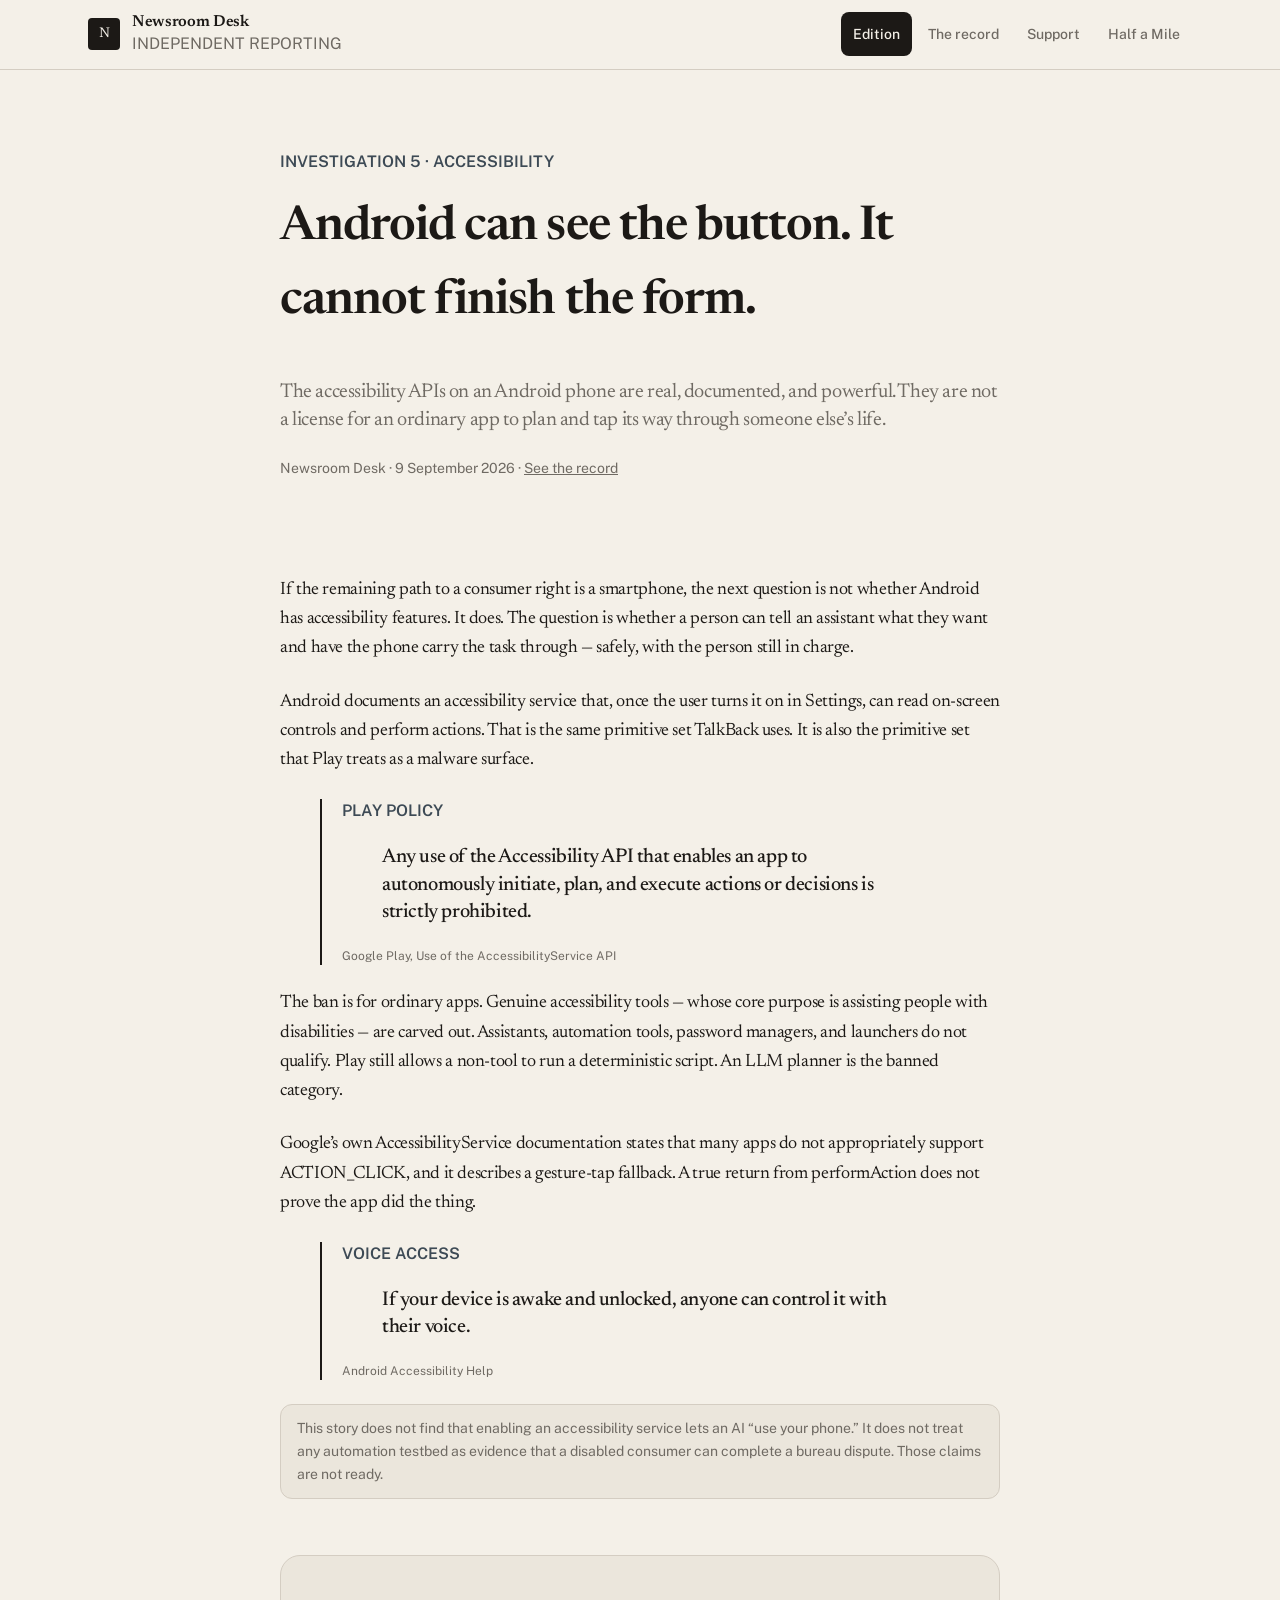
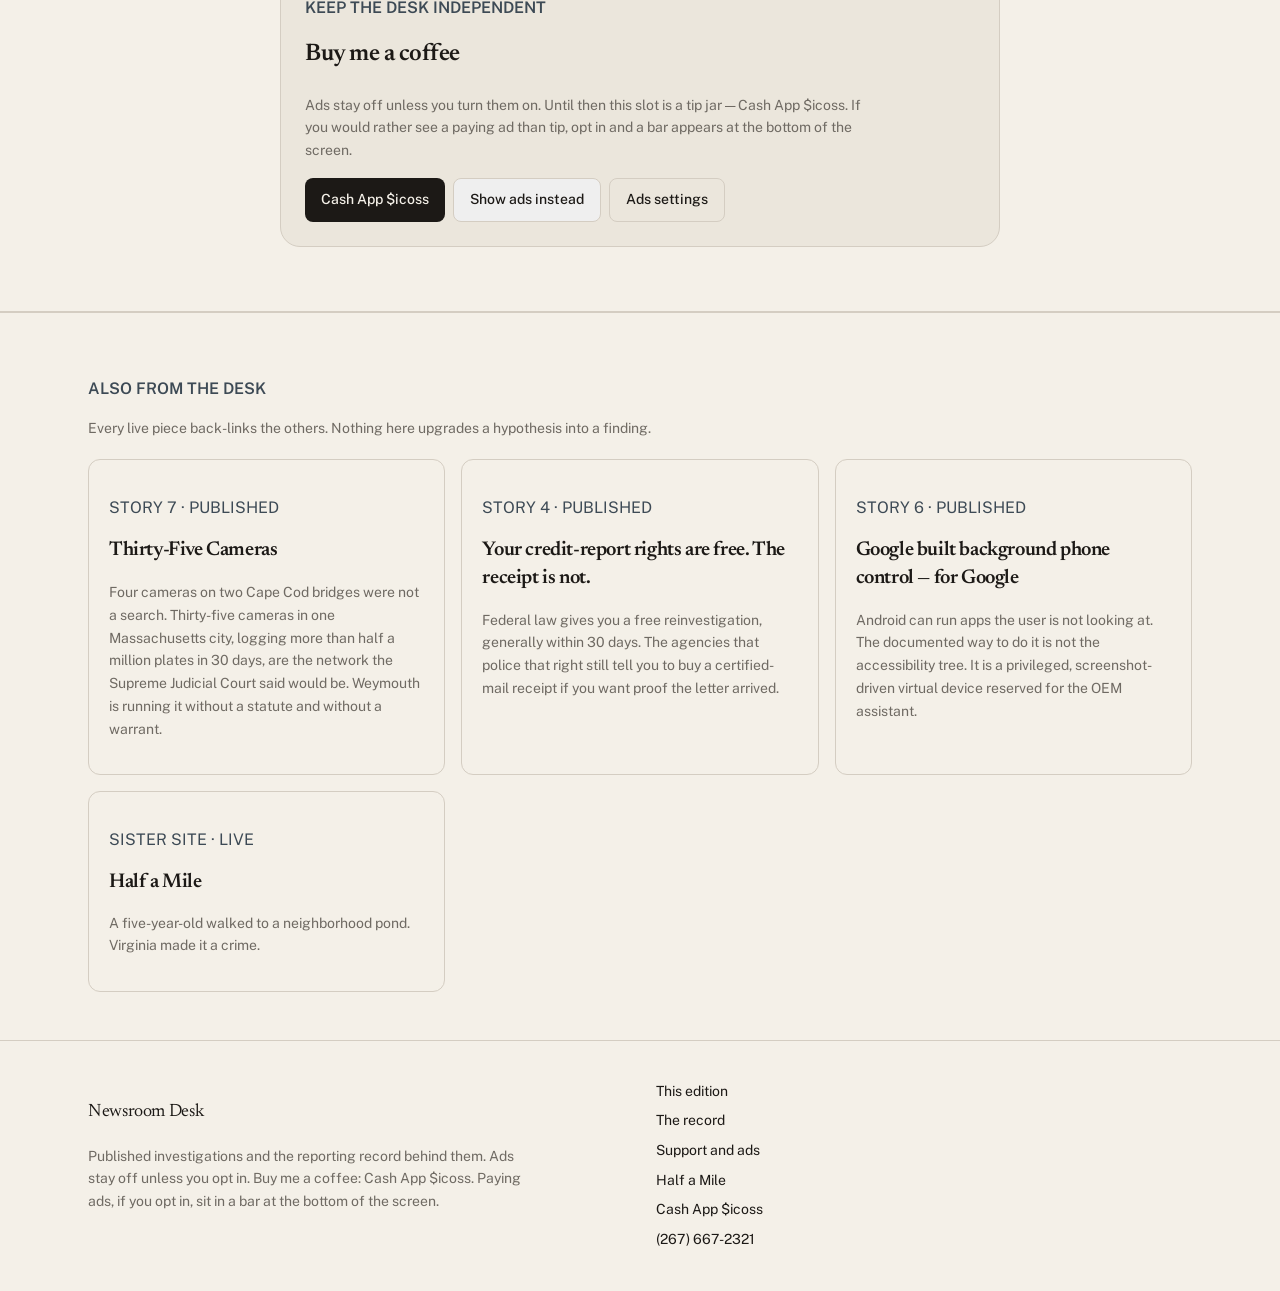
<file: desk/story/android-can-see-the-button/index.html>
<!doctype html>
<html lang="en">
<head>
  <meta charset="utf-8" />
  <meta name="viewport" content="width=device-width, initial-scale=1" />
  <title>Android can see the button. It cannot finish the form. — Newsroom Desk</title>
  <meta name="description" content="The accessibility APIs on an Android phone are real, documented, and powerful. They are not a license for an ordinary app to plan and tap its way through someone else’s life." />
  <link rel="canonical" href="https://onnxscibroccoli.github.io/desk/story/android-can-see-the-button/" />
  <link rel="icon" type="image/svg+xml" href="../../favicon.svg" />
  <link rel="preconnect" href="https://fonts.googleapis.com" />
  <link rel="preconnect" href="https://fonts.gstatic.com" crossorigin />
  <link rel="stylesheet" href="https://fonts.googleapis.com/css2?family=IBM+Plex+Mono:wght@400;500&family=Newsreader:opsz,wght@6..72,400;6..72,500;6..72,600;6..72,700&family=Public+Sans:ital,wght@0,400;0,500;0,600;1,400&display=swap" />
  <link rel="stylesheet" href="../../site.css" />
</head>
<body class="bg-paper text-ink">
  <a href="#main" class="skip">Skip to content</a>
  <header class="sticky top-0 z-40 border-b border-rule bg-paper-95">
    <div class="mx-auto flex max-w-6xl items-center justify-between gap-4 px-4 py-3 sm:px-6">
      <a href="../../" class="flex min-h-11 items-center gap-3">
        <span class="grid size-8 place-items-center rounded-xs bg-ink text-paper"><span class="font-display text-sm leading-none">N</span></span>
        <span>
          <span class="block font-display text-base font-semibold leading-tight">Newsroom Desk</span>
          <span class="block font-sans text-[0.7rem] uppercase tracking-[0.14em] text-muted">Independent reporting</span>
        </span>
      </a>
      <nav class="hidden items-center gap-1 md:flex" aria-label="Primary">
        <a href="../../" class="inline-flex min-h-11 items-center rounded-sm px-3 text-sm font-medium bg-ink text-paper">Edition</a>
        <a href="../../record/" class="inline-flex min-h-11 items-center rounded-sm px-3 text-sm font-medium text-muted">The record</a>
        <a href="../../privacy/" class="inline-flex min-h-11 items-center rounded-sm px-3 text-sm font-medium text-muted">Support</a>
        <a href="https://half-a-mile.vercel.app" class="inline-flex min-h-11 items-center rounded-sm px-3 text-sm font-medium text-muted">Half a Mile</a>
      </nav>
      <details class="md:hidden">
        <summary class="grid size-11 place-items-center rounded-sm border border-rule">Menu</summary>
        <nav class="menu" aria-label="Mobile">
          <a href="../../">Edition</a>
          <a href="../../record/">The record</a>
          <a href="../../privacy/">Support</a>
          <a href="https://half-a-mile.vercel.app">Half a Mile</a>
        </nav>
      </details>
    </div>
  </header>
  <main id="main"><article class="border-b border-rule">
    <header class="mx-auto max-w-3xl px-4 py-12 sm:px-6 sm:py-16">
      <p class="font-sans text-[0.72rem] font-semibold uppercase tracking-[0.2em] text-slate">Investigation 5 · Accessibility</p>
      <h1 class="mt-4 font-display text-4xl font-semibold leading-[1.1] sm:text-5xl">Android can see the button. It cannot finish the form.</h1>
      <p class="mt-5 font-display text-xl leading-snug text-muted">The accessibility APIs on an Android phone are real, documented, and powerful. They are not a license for an ordinary app to plan and tap its way through someone else’s life.</p>
      <p class="mt-6 text-sm text-muted">Newsroom Desk · 9 September 2026 · <a href="../../record/" class="underline">See the record</a></p>
    </header>
    <div class="mx-auto max-w-3xl space-y-6 px-4 pb-16 sm:px-6">
      <p class="font-display text-lg leading-relaxed">If the remaining path to a consumer right is a smartphone, the next question is not whether Android has accessibility features. It does. The question is whether a person can tell an assistant what they want and have the phone carry the task through — safely, with the person still in charge.</p>
<p class="font-display text-lg leading-relaxed">Android documents an accessibility service that, once the user turns it on in Settings, can read on-screen controls and perform actions. That is the same primitive set TalkBack uses. It is also the primitive set that Play treats as a malware surface.</p>
<figure class="border-l-2 border-ink pl-5"><figcaption class="mb-2 font-sans text-[0.7rem] font-semibold uppercase tracking-[0.16em] text-slate">Play policy</figcaption><blockquote class="font-display text-xl font-medium leading-snug">Any use of the Accessibility API that enables an app to autonomously initiate, plan, and execute actions or decisions is strictly prohibited.</blockquote><p class="mt-3 font-sans text-xs text-muted">Google Play, Use of the AccessibilityService API</p></figure>
<p class="font-display text-lg leading-relaxed">The ban is for ordinary apps. Genuine accessibility tools — whose core purpose is assisting people with disabilities — are carved out. Assistants, automation tools, password managers, and launchers do not qualify. Play still allows a non-tool to run a deterministic script. An LLM planner is the banned category.</p>
<p class="font-display text-lg leading-relaxed">Google’s own AccessibilityService documentation states that many apps do not appropriately support ACTION_CLICK, and it describes a gesture-tap fallback. A true return from performAction does not prove the app did the thing.</p>
<figure class="border-l-2 border-ink pl-5"><figcaption class="mb-2 font-sans text-[0.7rem] font-semibold uppercase tracking-[0.16em] text-slate">Voice Access</figcaption><blockquote class="font-display text-xl font-medium leading-snug">If your device is awake and unlocked, anyone can control it with their voice.</blockquote><p class="mt-3 font-sans text-xs text-muted">Android Accessibility Help</p></figure>
<p class="rounded-md border border-rule bg-paper-2 px-4 py-3 text-sm leading-relaxed text-muted">This story does not find that enabling an accessibility service lets an AI “use your phone.” It does not treat any automation testbed as evidence that a disabled consumer can complete a bureau dispute. Those claims are not ready.</p>
      <div class="pt-8"><aside class="rounded-lg border border-rule bg-paper-2 p-5 sm:p-6" data-support data-privacy="../../privacy/">
  <p class="font-sans text-[0.7rem] font-semibold uppercase tracking-[0.16em] text-slate">Keep the desk independent</p>
  <h2 class="mt-2 font-display text-2xl font-semibold">Buy me a coffee</h2>
  <p class="mt-2 max-w-xl text-sm leading-relaxed text-muted">Ads stay off unless you turn them on. Until then this slot is a tip jar — Cash App $icoss. If you would rather see a paying ad than tip, opt in and a bar appears at the bottom of the screen.</p>
  <div class="mt-4 flex flex-wrap gap-2">
    <a href="https://cash.app/$icoss" class="inline-flex min-h-11 items-center rounded-sm bg-ink px-4 text-sm font-medium text-paper">Cash App $icoss</a>
    <a href="../../privacy/" class="inline-flex min-h-11 items-center rounded-sm border border-rule px-4 text-sm font-medium text-ink">Ads settings</a>
  </div>
</aside></div>
    </div>
  </article>
  <section class="border-t border-rule py-12">
    <div class="mx-auto max-w-6xl px-4 sm:px-6">
      <p class="font-sans text-[0.7rem] font-semibold uppercase tracking-[0.16em] text-slate">Also from the desk</p>
      <p class="mt-2 max-w-2xl text-sm text-muted">Every live piece back-links the others. Nothing here upgrades a hypothesis into a finding.</p>
      <div class="mt-5 grid gap-4 md:grid-cols-3">
        <a href="../../story/weymouth-flock-cameras-surveillance/" class="rounded-md border border-rule p-5 hover:bg-paper-2">
      <p class="font-sans text-[0.7rem] uppercase tracking-[0.14em] text-slate">Story 7 · published</p>
      <h2 class="mt-2 font-display text-xl font-semibold leading-snug">Thirty-Five Cameras</h2>
      <p class="mt-2 text-sm leading-relaxed text-muted">Four cameras on two Cape Cod bridges were not a search. Thirty-five cameras in one Massachusetts city, logging more than half a million plates in 30 days, are the network the Supreme Judicial Court said would be. Weymouth is running it without a statute and without a warrant.</p>
    </a><a href="../../story/the-cost-of-proving-youre-right/" class="rounded-md border border-rule p-5 hover:bg-paper-2">
      <p class="font-sans text-[0.7rem] uppercase tracking-[0.14em] text-slate">Story 4 · published</p>
      <h2 class="mt-2 font-display text-xl font-semibold leading-snug">Your credit-report rights are free. The receipt is not.</h2>
      <p class="mt-2 text-sm leading-relaxed text-muted">Federal law gives you a free reinvestigation, generally within 30 days. The agencies that police that right still tell you to buy a certified-mail receipt if you want proof the letter arrived.</p>
    </a><a href="../../story/the-invisible-phone/" class="rounded-md border border-rule p-5 hover:bg-paper-2">
      <p class="font-sans text-[0.7rem] uppercase tracking-[0.14em] text-slate">Story 6 · published</p>
      <h2 class="mt-2 font-display text-xl font-semibold leading-snug">Google built background phone control — for Google</h2>
      <p class="mt-2 text-sm leading-relaxed text-muted">Android can run apps the user is not looking at. The documented way to do it is not the accessibility tree. It is a privileged, screenshot-driven virtual device reserved for the OEM assistant.</p>
    </a>
        <a href="https://half-a-mile.vercel.app" class="rounded-md border border-rule p-5 hover:bg-paper-2">
          <p class="font-sans text-[0.7rem] uppercase tracking-[0.14em] text-slate">Sister site · live</p>
          <h2 class="mt-2 font-display text-xl font-semibold leading-snug">Half a Mile</h2>
          <p class="mt-2 text-sm text-muted">A five-year-old walked to a neighborhood pond. Virginia made it a crime.</p>
        </a>
      </div>
    </div>
  </section></main>
  <footer class="border-t border-rule">
    <div class="mx-auto grid max-w-6xl gap-8 px-4 py-10 sm:px-6 md:grid-cols-2">
      <div>
        <p class="font-display text-lg text-ink">Newsroom Desk</p>
        <p class="mt-2 max-w-md text-sm leading-relaxed text-muted">Published investigations and the reporting record behind them. Ads stay off unless you opt in. Buy me a coffee: Cash App $icoss. Paying ads, if you opt in, sit in a bar at the bottom of the screen.</p>
      </div>
      <div class="flex flex-col gap-2 text-sm">
        <a href="../../" class="text-ink hover:underline">This edition</a>
        <a href="../../record/" class="text-ink hover:underline">The record</a>
        <a href="../../privacy/" class="text-ink hover:underline">Support and ads</a>
        <a href="https://half-a-mile.vercel.app" class="text-ink hover:underline">Half a Mile</a>
        <a href="https://cash.app/$icoss" class="text-ink hover:underline">Cash App $icoss</a>
        <a href="tel:+12676672321" class="text-ink hover:underline">(267) 667-2321</a>
      </div>
    </div>
  </footer>
  <aside id="ad-rail" class="ad-rail" hidden aria-label="Advertisement"></aside>
  <script src="../../consent.js"></script>
</body>
</html>
</file>
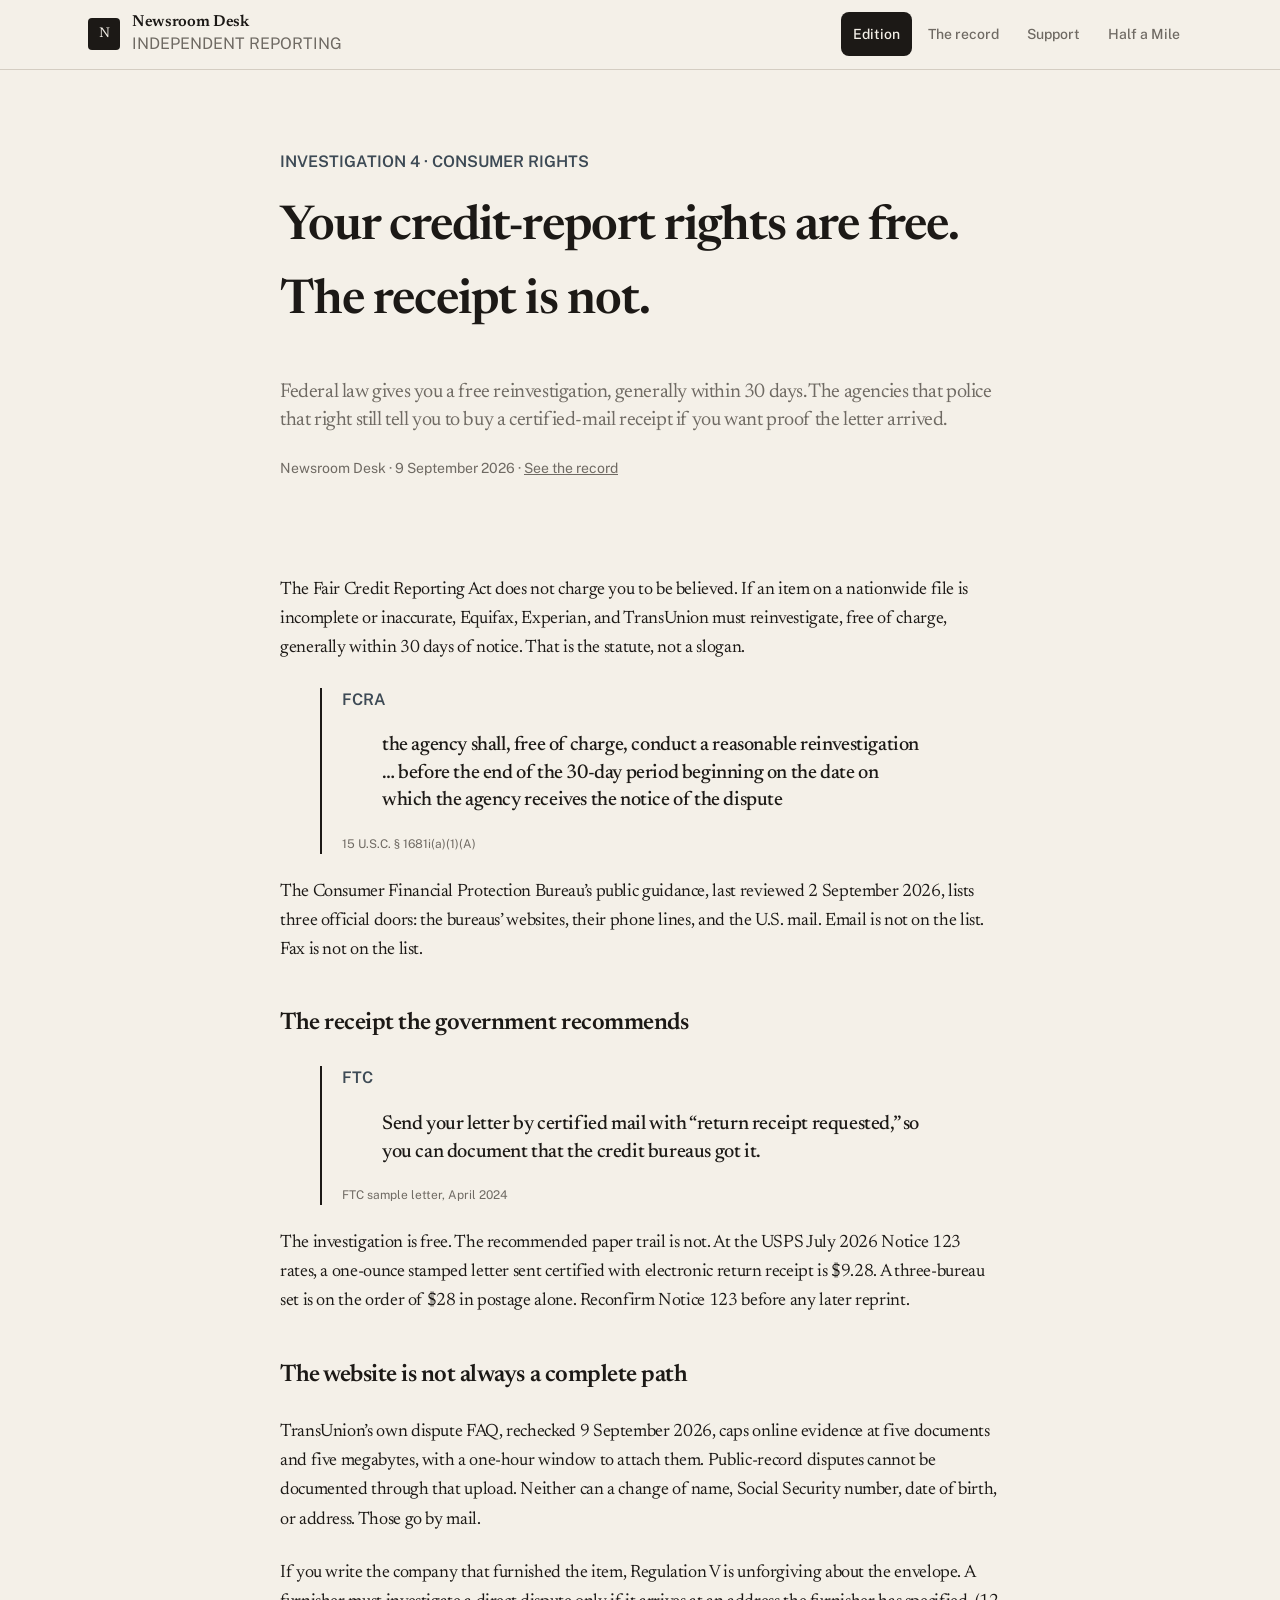
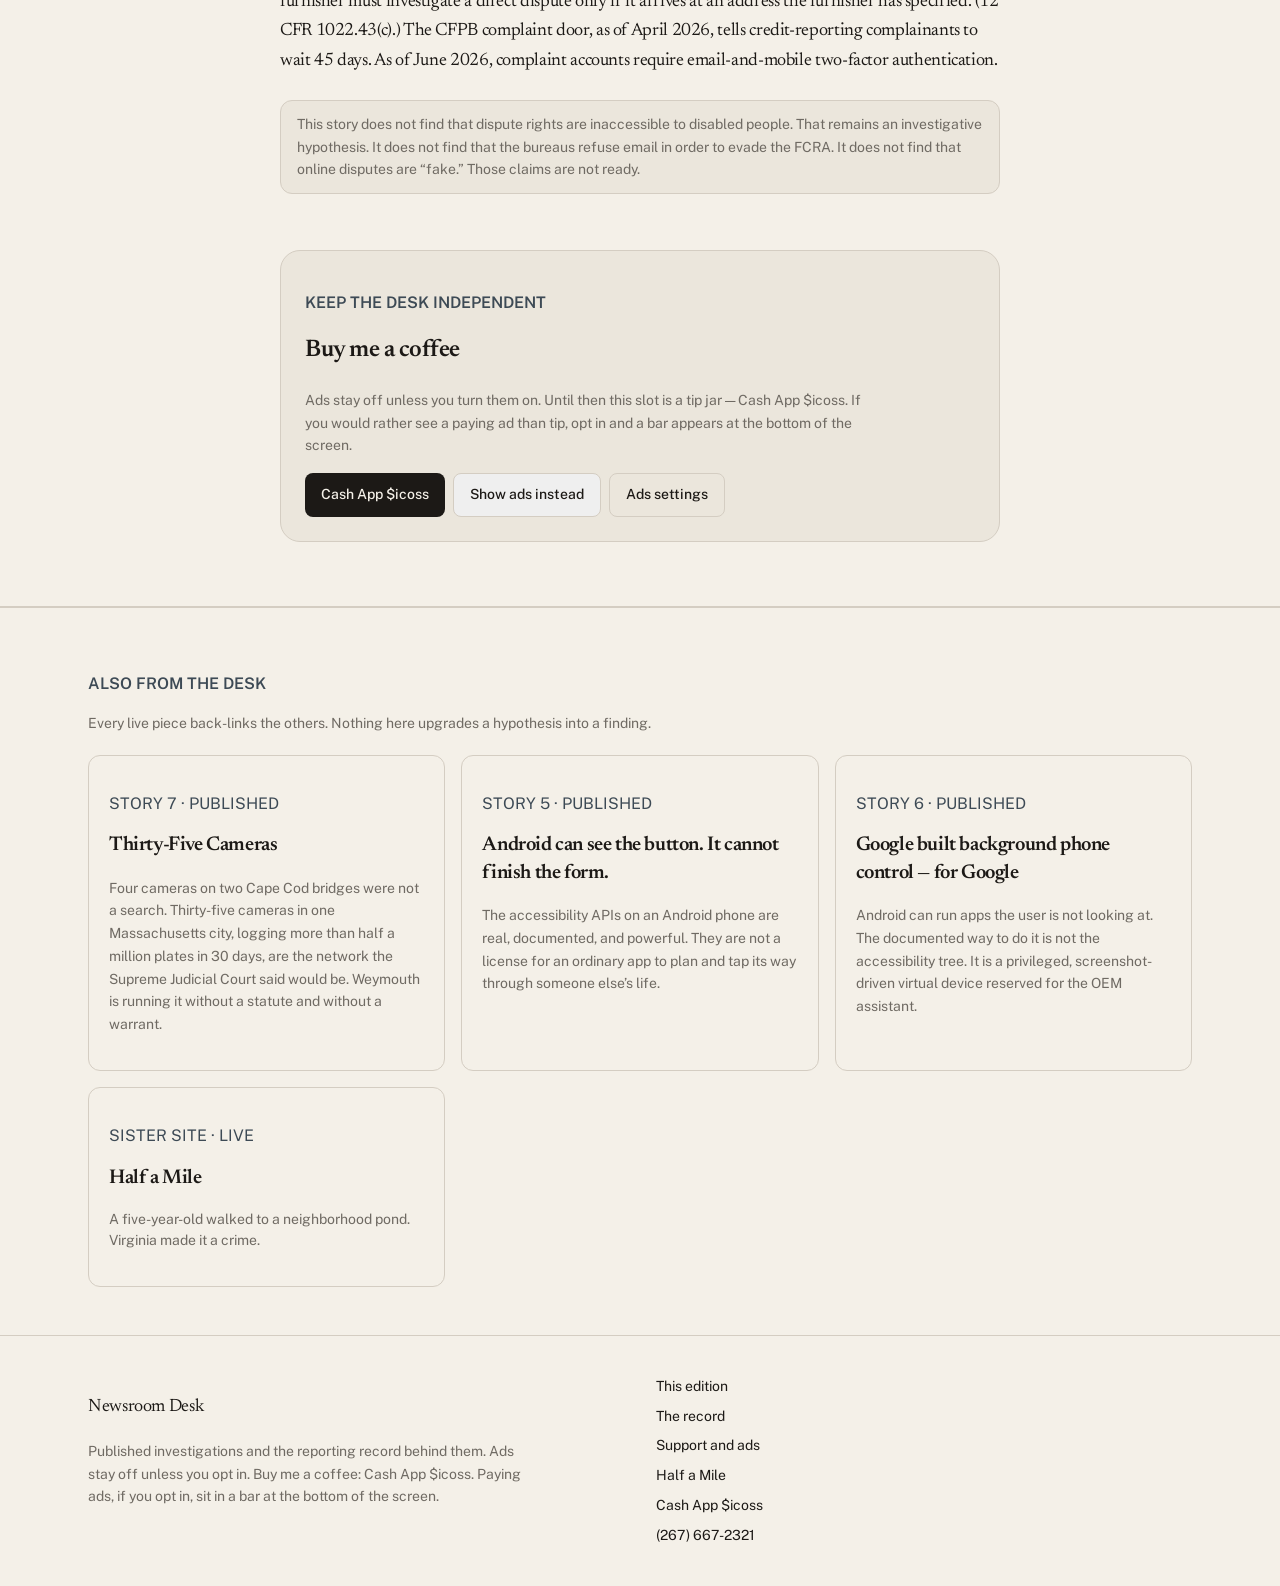
<file: desk/story/the-cost-of-proving-youre-right/index.html>
<!doctype html>
<html lang="en">
<head>
  <meta charset="utf-8" />
  <meta name="viewport" content="width=device-width, initial-scale=1" />
  <title>Your credit-report rights are free. The receipt is not. — Newsroom Desk</title>
  <meta name="description" content="Federal law gives you a free reinvestigation, generally within 30 days. The agencies that police that right still tell you to buy a certified-mail receipt if you want proof the letter arrived." />
  <link rel="canonical" href="https://onnxscibroccoli.github.io/desk/story/the-cost-of-proving-youre-right/" />
  <link rel="icon" type="image/svg+xml" href="../../favicon.svg" />
  <link rel="preconnect" href="https://fonts.googleapis.com" />
  <link rel="preconnect" href="https://fonts.gstatic.com" crossorigin />
  <link rel="stylesheet" href="https://fonts.googleapis.com/css2?family=IBM+Plex+Mono:wght@400;500&family=Newsreader:opsz,wght@6..72,400;6..72,500;6..72,600;6..72,700&family=Public+Sans:ital,wght@0,400;0,500;0,600;1,400&display=swap" />
  <link rel="stylesheet" href="../../site.css" />
</head>
<body class="bg-paper text-ink">
  <a href="#main" class="skip">Skip to content</a>
  <header class="sticky top-0 z-40 border-b border-rule bg-paper-95">
    <div class="mx-auto flex max-w-6xl items-center justify-between gap-4 px-4 py-3 sm:px-6">
      <a href="../../" class="flex min-h-11 items-center gap-3">
        <span class="grid size-8 place-items-center rounded-xs bg-ink text-paper"><span class="font-display text-sm leading-none">N</span></span>
        <span>
          <span class="block font-display text-base font-semibold leading-tight">Newsroom Desk</span>
          <span class="block font-sans text-[0.7rem] uppercase tracking-[0.14em] text-muted">Independent reporting</span>
        </span>
      </a>
      <nav class="hidden items-center gap-1 md:flex" aria-label="Primary">
        <a href="../../" class="inline-flex min-h-11 items-center rounded-sm px-3 text-sm font-medium bg-ink text-paper">Edition</a>
        <a href="../../record/" class="inline-flex min-h-11 items-center rounded-sm px-3 text-sm font-medium text-muted">The record</a>
        <a href="../../privacy/" class="inline-flex min-h-11 items-center rounded-sm px-3 text-sm font-medium text-muted">Support</a>
        <a href="https://half-a-mile.vercel.app" class="inline-flex min-h-11 items-center rounded-sm px-3 text-sm font-medium text-muted">Half a Mile</a>
      </nav>
      <details class="md:hidden">
        <summary class="grid size-11 place-items-center rounded-sm border border-rule">Menu</summary>
        <nav class="menu" aria-label="Mobile">
          <a href="../../">Edition</a>
          <a href="../../record/">The record</a>
          <a href="../../privacy/">Support</a>
          <a href="https://half-a-mile.vercel.app">Half a Mile</a>
        </nav>
      </details>
    </div>
  </header>
  <main id="main"><article class="border-b border-rule">
    <header class="mx-auto max-w-3xl px-4 py-12 sm:px-6 sm:py-16">
      <p class="font-sans text-[0.72rem] font-semibold uppercase tracking-[0.2em] text-slate">Investigation 4 · Consumer rights</p>
      <h1 class="mt-4 font-display text-4xl font-semibold leading-[1.1] sm:text-5xl">Your credit-report rights are free. The receipt is not.</h1>
      <p class="mt-5 font-display text-xl leading-snug text-muted">Federal law gives you a free reinvestigation, generally within 30 days. The agencies that police that right still tell you to buy a certified-mail receipt if you want proof the letter arrived.</p>
      <p class="mt-6 text-sm text-muted">Newsroom Desk · 9 September 2026 · <a href="../../record/" class="underline">See the record</a></p>
    </header>
    <div class="mx-auto max-w-3xl space-y-6 px-4 pb-16 sm:px-6">
      <p class="font-display text-lg leading-relaxed">The Fair Credit Reporting Act does not charge you to be believed. If an item on a nationwide file is incomplete or inaccurate, Equifax, Experian, and TransUnion must reinvestigate, free of charge, generally within 30 days of notice. That is the statute, not a slogan.</p>
<figure class="border-l-2 border-ink pl-5"><figcaption class="mb-2 font-sans text-[0.7rem] font-semibold uppercase tracking-[0.16em] text-slate">FCRA</figcaption><blockquote class="font-display text-xl font-medium leading-snug">the agency shall, free of charge, conduct a reasonable reinvestigation … before the end of the 30-day period beginning on the date on which the agency receives the notice of the dispute</blockquote><p class="mt-3 font-sans text-xs text-muted">15 U.S.C. § 1681i(a)(1)(A)</p></figure>
<p class="font-display text-lg leading-relaxed">The Consumer Financial Protection Bureau’s public guidance, last reviewed 2 September 2026, lists three official doors: the bureaus’ websites, their phone lines, and the U.S. mail. Email is not on the list. Fax is not on the list.</p>
<h2 class="pt-4 font-display text-2xl font-semibold">The receipt the government recommends</h2>
<figure class="border-l-2 border-ink pl-5"><figcaption class="mb-2 font-sans text-[0.7rem] font-semibold uppercase tracking-[0.16em] text-slate">FTC</figcaption><blockquote class="font-display text-xl font-medium leading-snug">Send your letter by certified mail with “return receipt requested,” so you can document that the credit bureaus got it.</blockquote><p class="mt-3 font-sans text-xs text-muted">FTC sample letter, April 2024</p></figure>
<p class="font-display text-lg leading-relaxed">The investigation is free. The recommended paper trail is not. At the USPS July 2026 Notice 123 rates, a one-ounce stamped letter sent certified with electronic return receipt is $9.28. A three-bureau set is on the order of $28 in postage alone. Reconfirm Notice 123 before any later reprint.</p>
<h2 class="pt-4 font-display text-2xl font-semibold">The website is not always a complete path</h2>
<p class="font-display text-lg leading-relaxed">TransUnion’s own dispute FAQ, rechecked 9 September 2026, caps online evidence at five documents and five megabytes, with a one-hour window to attach them. Public-record disputes cannot be documented through that upload. Neither can a change of name, Social Security number, date of birth, or address. Those go by mail.</p>
<p class="font-display text-lg leading-relaxed">If you write the company that furnished the item, Regulation V is unforgiving about the envelope. A furnisher must investigate a direct dispute only if it arrives at an address the furnisher has specified. (12 CFR 1022.43(c).) The CFPB complaint door, as of April 2026, tells credit-reporting complainants to wait 45 days. As of June 2026, complaint accounts require email-and-mobile two-factor authentication.</p>
<p class="rounded-md border border-rule bg-paper-2 px-4 py-3 text-sm leading-relaxed text-muted">This story does not find that dispute rights are inaccessible to disabled people. That remains an investigative hypothesis. It does not find that the bureaus refuse email in order to evade the FCRA. It does not find that online disputes are “fake.” Those claims are not ready.</p>
      <div class="pt-8"><aside class="rounded-lg border border-rule bg-paper-2 p-5 sm:p-6" data-support data-privacy="../../privacy/">
  <p class="font-sans text-[0.7rem] font-semibold uppercase tracking-[0.16em] text-slate">Keep the desk independent</p>
  <h2 class="mt-2 font-display text-2xl font-semibold">Buy me a coffee</h2>
  <p class="mt-2 max-w-xl text-sm leading-relaxed text-muted">Ads stay off unless you turn them on. Until then this slot is a tip jar — Cash App $icoss. If you would rather see a paying ad than tip, opt in and a bar appears at the bottom of the screen.</p>
  <div class="mt-4 flex flex-wrap gap-2">
    <a href="https://cash.app/$icoss" class="inline-flex min-h-11 items-center rounded-sm bg-ink px-4 text-sm font-medium text-paper">Cash App $icoss</a>
    <a href="../../privacy/" class="inline-flex min-h-11 items-center rounded-sm border border-rule px-4 text-sm font-medium text-ink">Ads settings</a>
  </div>
</aside></div>
    </div>
  </article>
  <section class="border-t border-rule py-12">
    <div class="mx-auto max-w-6xl px-4 sm:px-6">
      <p class="font-sans text-[0.7rem] font-semibold uppercase tracking-[0.16em] text-slate">Also from the desk</p>
      <p class="mt-2 max-w-2xl text-sm text-muted">Every live piece back-links the others. Nothing here upgrades a hypothesis into a finding.</p>
      <div class="mt-5 grid gap-4 md:grid-cols-3">
        <a href="../../story/weymouth-flock-cameras-surveillance/" class="rounded-md border border-rule p-5 hover:bg-paper-2">
      <p class="font-sans text-[0.7rem] uppercase tracking-[0.14em] text-slate">Story 7 · published</p>
      <h2 class="mt-2 font-display text-xl font-semibold leading-snug">Thirty-Five Cameras</h2>
      <p class="mt-2 text-sm leading-relaxed text-muted">Four cameras on two Cape Cod bridges were not a search. Thirty-five cameras in one Massachusetts city, logging more than half a million plates in 30 days, are the network the Supreme Judicial Court said would be. Weymouth is running it without a statute and without a warrant.</p>
    </a><a href="../../story/android-can-see-the-button/" class="rounded-md border border-rule p-5 hover:bg-paper-2">
      <p class="font-sans text-[0.7rem] uppercase tracking-[0.14em] text-slate">Story 5 · published</p>
      <h2 class="mt-2 font-display text-xl font-semibold leading-snug">Android can see the button. It cannot finish the form.</h2>
      <p class="mt-2 text-sm leading-relaxed text-muted">The accessibility APIs on an Android phone are real, documented, and powerful. They are not a license for an ordinary app to plan and tap its way through someone else’s life.</p>
    </a><a href="../../story/the-invisible-phone/" class="rounded-md border border-rule p-5 hover:bg-paper-2">
      <p class="font-sans text-[0.7rem] uppercase tracking-[0.14em] text-slate">Story 6 · published</p>
      <h2 class="mt-2 font-display text-xl font-semibold leading-snug">Google built background phone control — for Google</h2>
      <p class="mt-2 text-sm leading-relaxed text-muted">Android can run apps the user is not looking at. The documented way to do it is not the accessibility tree. It is a privileged, screenshot-driven virtual device reserved for the OEM assistant.</p>
    </a>
        <a href="https://half-a-mile.vercel.app" class="rounded-md border border-rule p-5 hover:bg-paper-2">
          <p class="font-sans text-[0.7rem] uppercase tracking-[0.14em] text-slate">Sister site · live</p>
          <h2 class="mt-2 font-display text-xl font-semibold leading-snug">Half a Mile</h2>
          <p class="mt-2 text-sm text-muted">A five-year-old walked to a neighborhood pond. Virginia made it a crime.</p>
        </a>
      </div>
    </div>
  </section></main>
  <footer class="border-t border-rule">
    <div class="mx-auto grid max-w-6xl gap-8 px-4 py-10 sm:px-6 md:grid-cols-2">
      <div>
        <p class="font-display text-lg text-ink">Newsroom Desk</p>
        <p class="mt-2 max-w-md text-sm leading-relaxed text-muted">Published investigations and the reporting record behind them. Ads stay off unless you opt in. Buy me a coffee: Cash App $icoss. Paying ads, if you opt in, sit in a bar at the bottom of the screen.</p>
      </div>
      <div class="flex flex-col gap-2 text-sm">
        <a href="../../" class="text-ink hover:underline">This edition</a>
        <a href="../../record/" class="text-ink hover:underline">The record</a>
        <a href="../../privacy/" class="text-ink hover:underline">Support and ads</a>
        <a href="https://half-a-mile.vercel.app" class="text-ink hover:underline">Half a Mile</a>
        <a href="https://cash.app/$icoss" class="text-ink hover:underline">Cash App $icoss</a>
        <a href="tel:+12676672321" class="text-ink hover:underline">(267) 667-2321</a>
      </div>
    </div>
  </footer>
  <aside id="ad-rail" class="ad-rail" hidden aria-label="Advertisement"></aside>
  <script src="../../consent.js"></script>
</body>
</html>
</file>
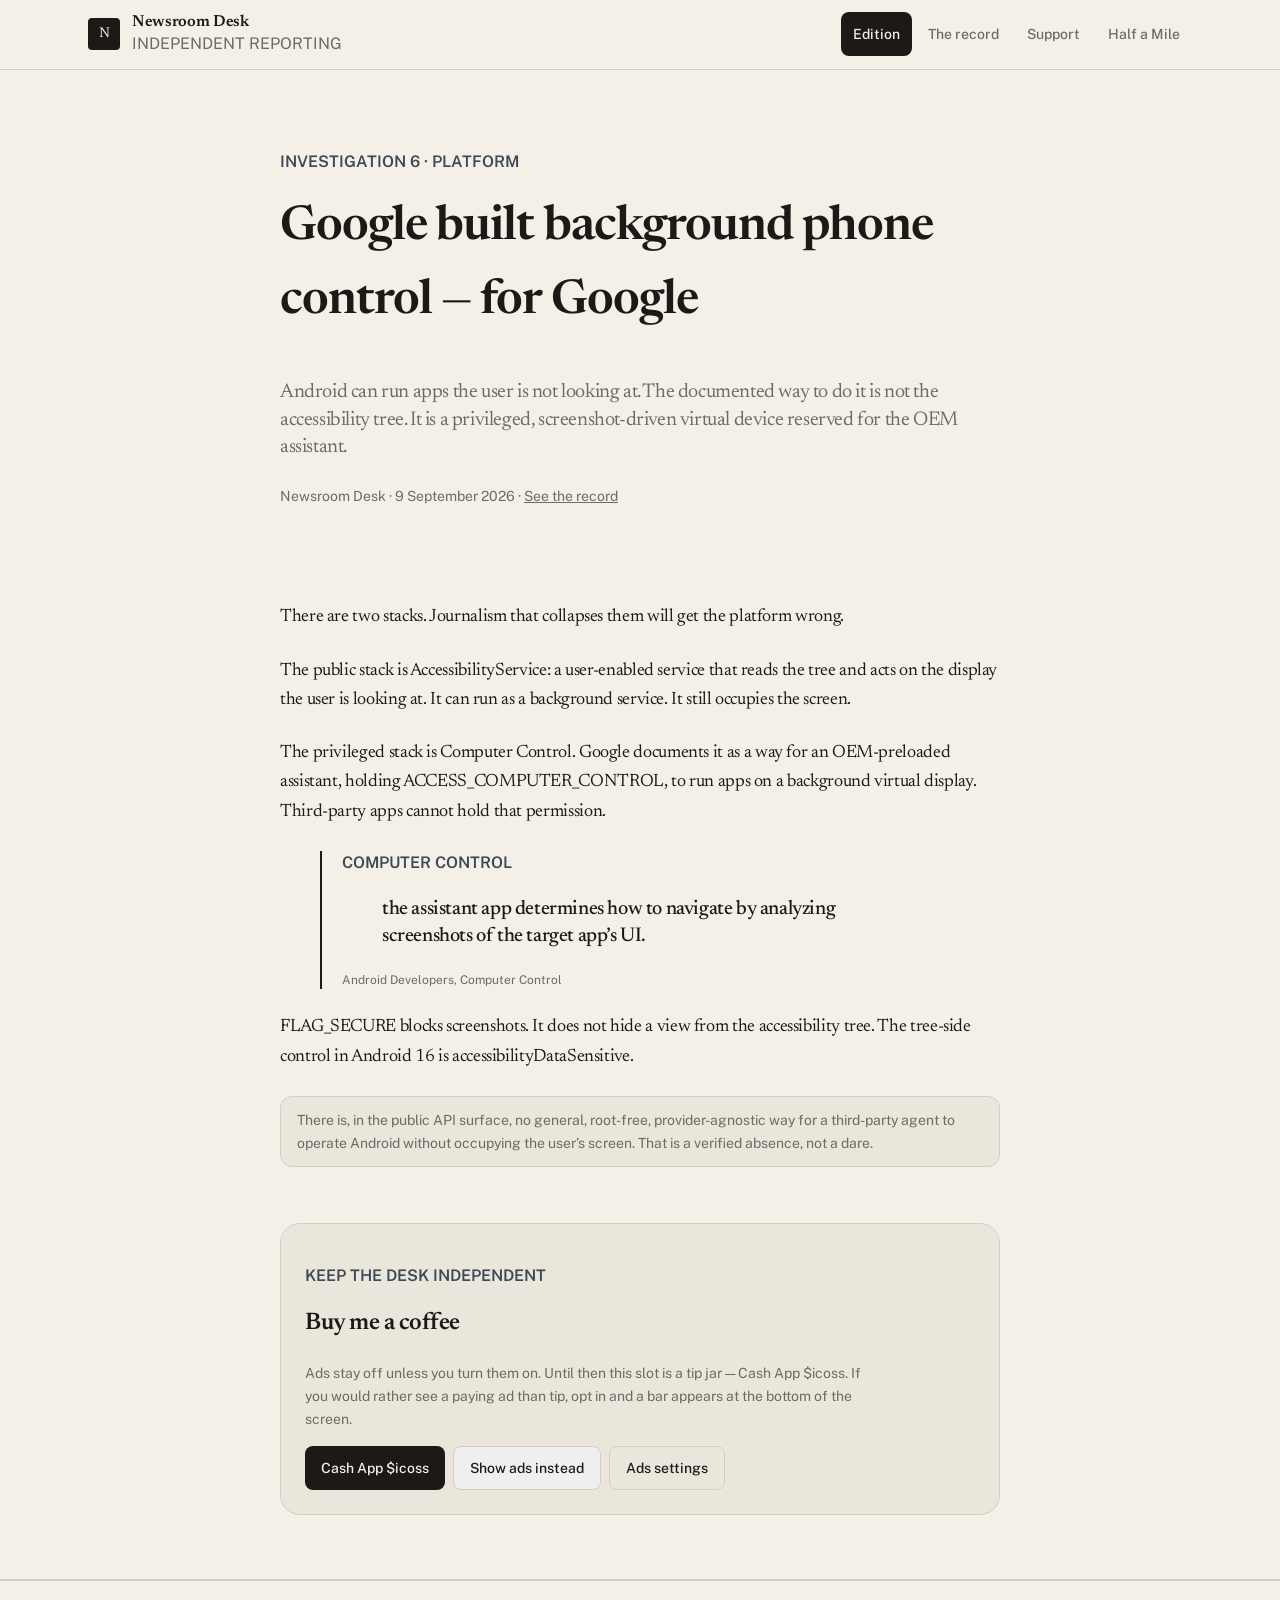
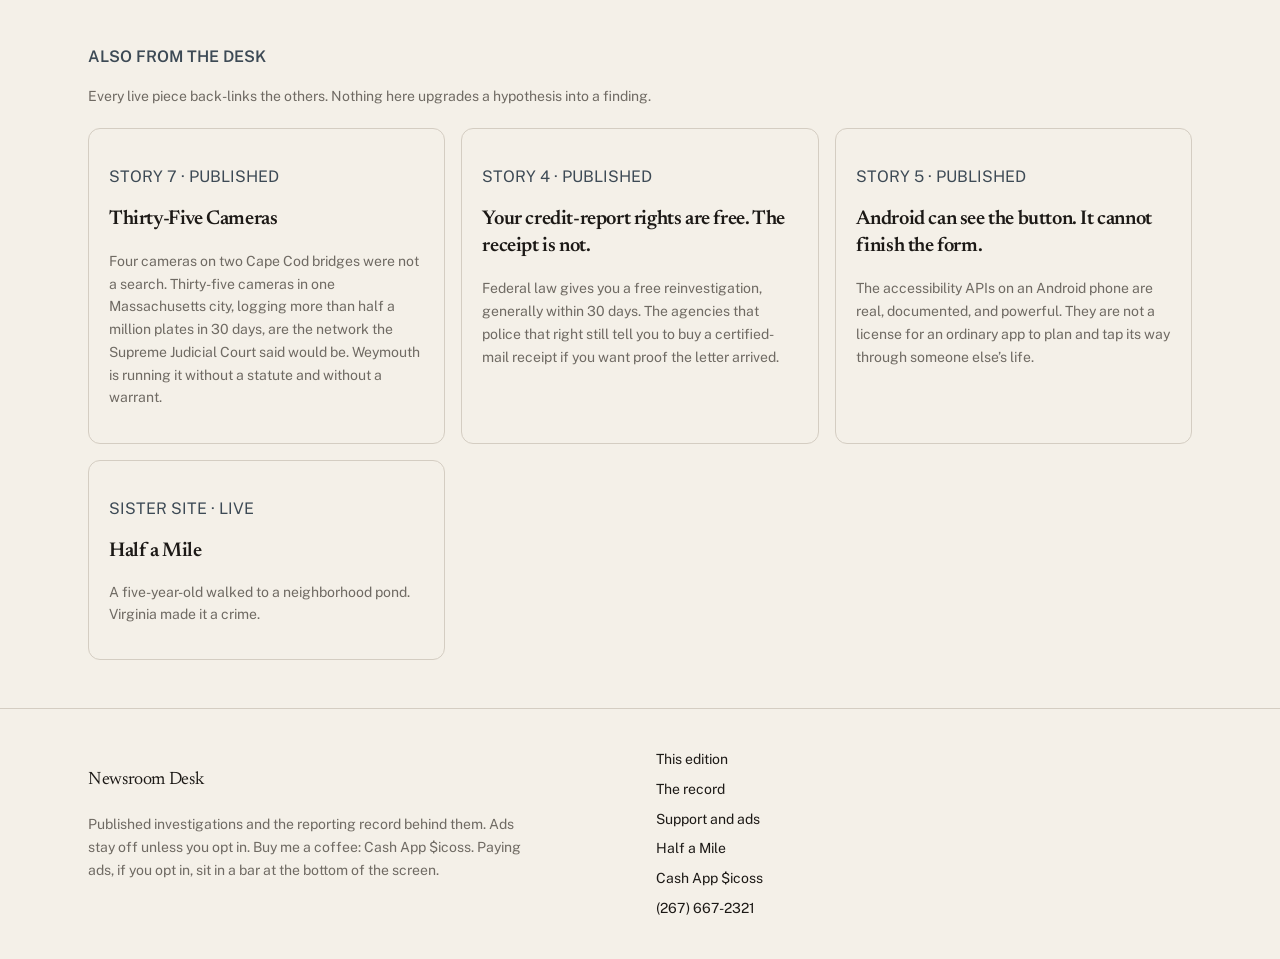
<file: desk/story/the-invisible-phone/index.html>
<!doctype html>
<html lang="en">
<head>
  <meta charset="utf-8" />
  <meta name="viewport" content="width=device-width, initial-scale=1" />
  <title>Google built background phone control — for Google — Newsroom Desk</title>
  <meta name="description" content="Android can run apps the user is not looking at. The documented way to do it is not the accessibility tree. It is a privileged, screenshot-driven virtual device reserved for the OEM assistant." />
  <link rel="canonical" href="https://onnxscibroccoli.github.io/desk/story/the-invisible-phone/" />
  <link rel="icon" type="image/svg+xml" href="../../favicon.svg" />
  <link rel="preconnect" href="https://fonts.googleapis.com" />
  <link rel="preconnect" href="https://fonts.gstatic.com" crossorigin />
  <link rel="stylesheet" href="https://fonts.googleapis.com/css2?family=IBM+Plex+Mono:wght@400;500&family=Newsreader:opsz,wght@6..72,400;6..72,500;6..72,600;6..72,700&family=Public+Sans:ital,wght@0,400;0,500;0,600;1,400&display=swap" />
  <link rel="stylesheet" href="../../site.css" />
</head>
<body class="bg-paper text-ink">
  <a href="#main" class="skip">Skip to content</a>
  <header class="sticky top-0 z-40 border-b border-rule bg-paper-95">
    <div class="mx-auto flex max-w-6xl items-center justify-between gap-4 px-4 py-3 sm:px-6">
      <a href="../../" class="flex min-h-11 items-center gap-3">
        <span class="grid size-8 place-items-center rounded-xs bg-ink text-paper"><span class="font-display text-sm leading-none">N</span></span>
        <span>
          <span class="block font-display text-base font-semibold leading-tight">Newsroom Desk</span>
          <span class="block font-sans text-[0.7rem] uppercase tracking-[0.14em] text-muted">Independent reporting</span>
        </span>
      </a>
      <nav class="hidden items-center gap-1 md:flex" aria-label="Primary">
        <a href="../../" class="inline-flex min-h-11 items-center rounded-sm px-3 text-sm font-medium bg-ink text-paper">Edition</a>
        <a href="../../record/" class="inline-flex min-h-11 items-center rounded-sm px-3 text-sm font-medium text-muted">The record</a>
        <a href="../../privacy/" class="inline-flex min-h-11 items-center rounded-sm px-3 text-sm font-medium text-muted">Support</a>
        <a href="https://half-a-mile.vercel.app" class="inline-flex min-h-11 items-center rounded-sm px-3 text-sm font-medium text-muted">Half a Mile</a>
      </nav>
      <details class="md:hidden">
        <summary class="grid size-11 place-items-center rounded-sm border border-rule">Menu</summary>
        <nav class="menu" aria-label="Mobile">
          <a href="../../">Edition</a>
          <a href="../../record/">The record</a>
          <a href="../../privacy/">Support</a>
          <a href="https://half-a-mile.vercel.app">Half a Mile</a>
        </nav>
      </details>
    </div>
  </header>
  <main id="main"><article class="border-b border-rule">
    <header class="mx-auto max-w-3xl px-4 py-12 sm:px-6 sm:py-16">
      <p class="font-sans text-[0.72rem] font-semibold uppercase tracking-[0.2em] text-slate">Investigation 6 · Platform</p>
      <h1 class="mt-4 font-display text-4xl font-semibold leading-[1.1] sm:text-5xl">Google built background phone control — for Google</h1>
      <p class="mt-5 font-display text-xl leading-snug text-muted">Android can run apps the user is not looking at. The documented way to do it is not the accessibility tree. It is a privileged, screenshot-driven virtual device reserved for the OEM assistant.</p>
      <p class="mt-6 text-sm text-muted">Newsroom Desk · 9 September 2026 · <a href="../../record/" class="underline">See the record</a></p>
    </header>
    <div class="mx-auto max-w-3xl space-y-6 px-4 pb-16 sm:px-6">
      <p class="font-display text-lg leading-relaxed">There are two stacks. Journalism that collapses them will get the platform wrong.</p>
<p class="font-display text-lg leading-relaxed">The public stack is AccessibilityService: a user-enabled service that reads the tree and acts on the display the user is looking at. It can run as a background service. It still occupies the screen.</p>
<p class="font-display text-lg leading-relaxed">The privileged stack is Computer Control. Google documents it as a way for an OEM-preloaded assistant, holding ACCESS_COMPUTER_CONTROL, to run apps on a background virtual display. Third-party apps cannot hold that permission.</p>
<figure class="border-l-2 border-ink pl-5"><figcaption class="mb-2 font-sans text-[0.7rem] font-semibold uppercase tracking-[0.16em] text-slate">Computer Control</figcaption><blockquote class="font-display text-xl font-medium leading-snug">the assistant app determines how to navigate by analyzing screenshots of the target app’s UI.</blockquote><p class="mt-3 font-sans text-xs text-muted">Android Developers, Computer Control</p></figure>
<p class="font-display text-lg leading-relaxed">FLAG_SECURE blocks screenshots. It does not hide a view from the accessibility tree. The tree-side control in Android 16 is accessibilityDataSensitive.</p>
<p class="rounded-md border border-rule bg-paper-2 px-4 py-3 text-sm leading-relaxed text-muted">There is, in the public API surface, no general, root-free, provider-agnostic way for a third-party agent to operate Android without occupying the user’s screen. That is a verified absence, not a dare.</p>
      <div class="pt-8"><aside class="rounded-lg border border-rule bg-paper-2 p-5 sm:p-6" data-support data-privacy="../../privacy/">
  <p class="font-sans text-[0.7rem] font-semibold uppercase tracking-[0.16em] text-slate">Keep the desk independent</p>
  <h2 class="mt-2 font-display text-2xl font-semibold">Buy me a coffee</h2>
  <p class="mt-2 max-w-xl text-sm leading-relaxed text-muted">Ads stay off unless you turn them on. Until then this slot is a tip jar — Cash App $icoss. If you would rather see a paying ad than tip, opt in and a bar appears at the bottom of the screen.</p>
  <div class="mt-4 flex flex-wrap gap-2">
    <a href="https://cash.app/$icoss" class="inline-flex min-h-11 items-center rounded-sm bg-ink px-4 text-sm font-medium text-paper">Cash App $icoss</a>
    <a href="../../privacy/" class="inline-flex min-h-11 items-center rounded-sm border border-rule px-4 text-sm font-medium text-ink">Ads settings</a>
  </div>
</aside></div>
    </div>
  </article>
  <section class="border-t border-rule py-12">
    <div class="mx-auto max-w-6xl px-4 sm:px-6">
      <p class="font-sans text-[0.7rem] font-semibold uppercase tracking-[0.16em] text-slate">Also from the desk</p>
      <p class="mt-2 max-w-2xl text-sm text-muted">Every live piece back-links the others. Nothing here upgrades a hypothesis into a finding.</p>
      <div class="mt-5 grid gap-4 md:grid-cols-3">
        <a href="../../story/weymouth-flock-cameras-surveillance/" class="rounded-md border border-rule p-5 hover:bg-paper-2">
      <p class="font-sans text-[0.7rem] uppercase tracking-[0.14em] text-slate">Story 7 · published</p>
      <h2 class="mt-2 font-display text-xl font-semibold leading-snug">Thirty-Five Cameras</h2>
      <p class="mt-2 text-sm leading-relaxed text-muted">Four cameras on two Cape Cod bridges were not a search. Thirty-five cameras in one Massachusetts city, logging more than half a million plates in 30 days, are the network the Supreme Judicial Court said would be. Weymouth is running it without a statute and without a warrant.</p>
    </a><a href="../../story/the-cost-of-proving-youre-right/" class="rounded-md border border-rule p-5 hover:bg-paper-2">
      <p class="font-sans text-[0.7rem] uppercase tracking-[0.14em] text-slate">Story 4 · published</p>
      <h2 class="mt-2 font-display text-xl font-semibold leading-snug">Your credit-report rights are free. The receipt is not.</h2>
      <p class="mt-2 text-sm leading-relaxed text-muted">Federal law gives you a free reinvestigation, generally within 30 days. The agencies that police that right still tell you to buy a certified-mail receipt if you want proof the letter arrived.</p>
    </a><a href="../../story/android-can-see-the-button/" class="rounded-md border border-rule p-5 hover:bg-paper-2">
      <p class="font-sans text-[0.7rem] uppercase tracking-[0.14em] text-slate">Story 5 · published</p>
      <h2 class="mt-2 font-display text-xl font-semibold leading-snug">Android can see the button. It cannot finish the form.</h2>
      <p class="mt-2 text-sm leading-relaxed text-muted">The accessibility APIs on an Android phone are real, documented, and powerful. They are not a license for an ordinary app to plan and tap its way through someone else’s life.</p>
    </a>
        <a href="https://half-a-mile.vercel.app" class="rounded-md border border-rule p-5 hover:bg-paper-2">
          <p class="font-sans text-[0.7rem] uppercase tracking-[0.14em] text-slate">Sister site · live</p>
          <h2 class="mt-2 font-display text-xl font-semibold leading-snug">Half a Mile</h2>
          <p class="mt-2 text-sm text-muted">A five-year-old walked to a neighborhood pond. Virginia made it a crime.</p>
        </a>
      </div>
    </div>
  </section></main>
  <footer class="border-t border-rule">
    <div class="mx-auto grid max-w-6xl gap-8 px-4 py-10 sm:px-6 md:grid-cols-2">
      <div>
        <p class="font-display text-lg text-ink">Newsroom Desk</p>
        <p class="mt-2 max-w-md text-sm leading-relaxed text-muted">Published investigations and the reporting record behind them. Ads stay off unless you opt in. Buy me a coffee: Cash App $icoss. Paying ads, if you opt in, sit in a bar at the bottom of the screen.</p>
      </div>
      <div class="flex flex-col gap-2 text-sm">
        <a href="../../" class="text-ink hover:underline">This edition</a>
        <a href="../../record/" class="text-ink hover:underline">The record</a>
        <a href="../../privacy/" class="text-ink hover:underline">Support and ads</a>
        <a href="https://half-a-mile.vercel.app" class="text-ink hover:underline">Half a Mile</a>
        <a href="https://cash.app/$icoss" class="text-ink hover:underline">Cash App $icoss</a>
        <a href="tel:+12676672321" class="text-ink hover:underline">(267) 667-2321</a>
      </div>
    </div>
  </footer>
  <aside id="ad-rail" class="ad-rail" hidden aria-label="Advertisement"></aside>
  <script src="../../consent.js"></script>
</body>
</html>
</file>
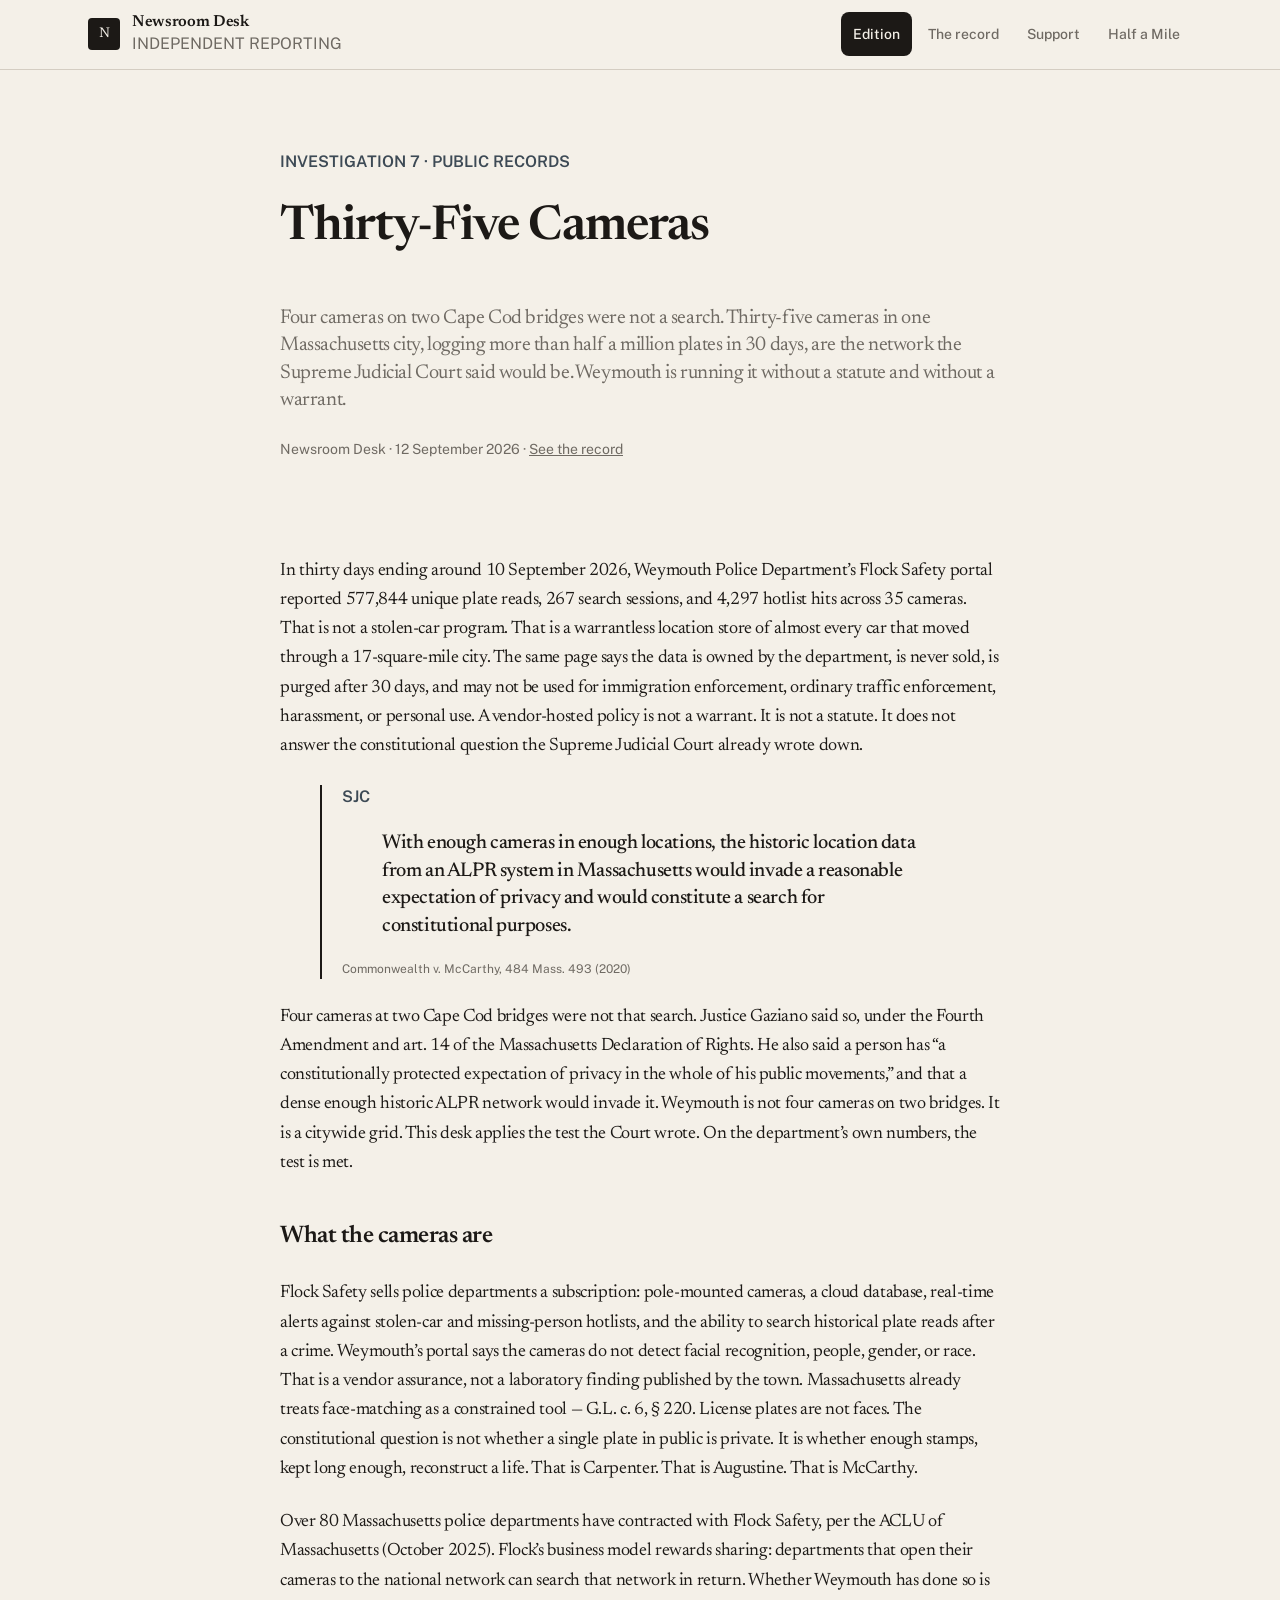
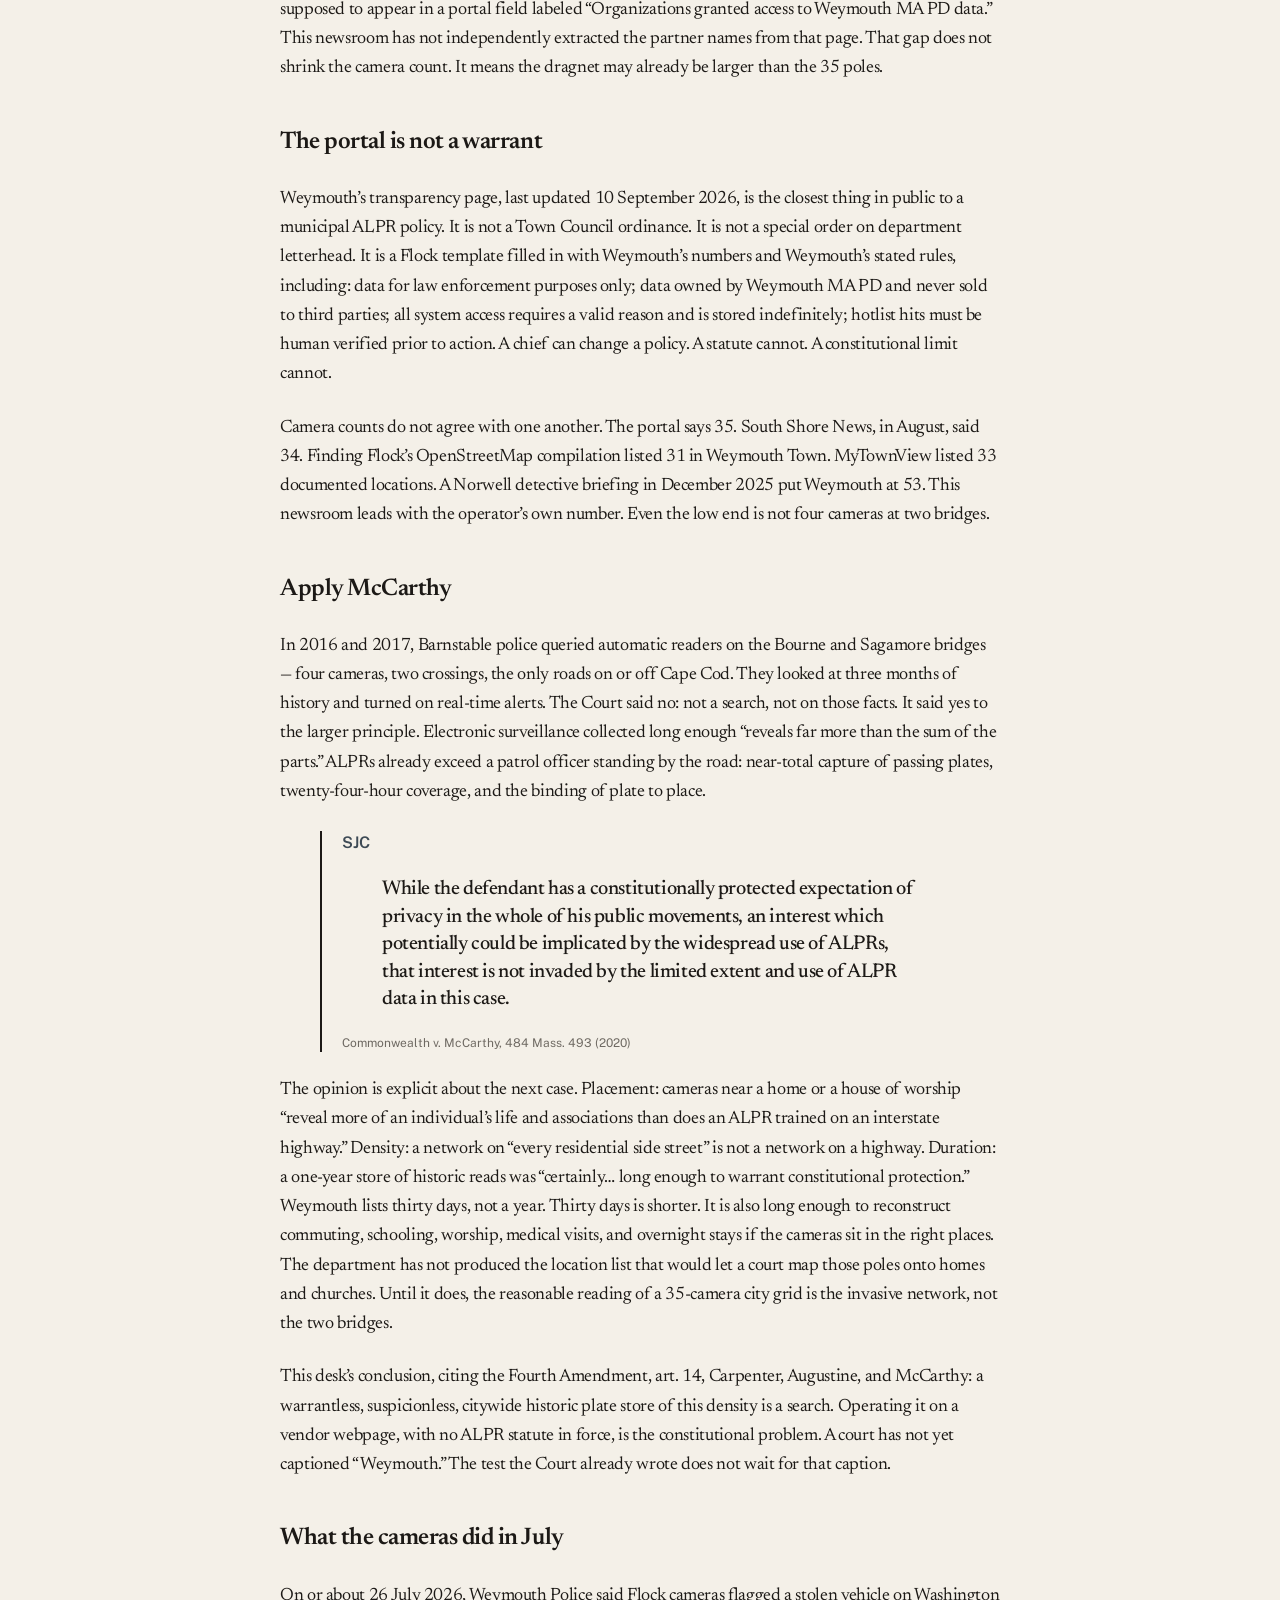
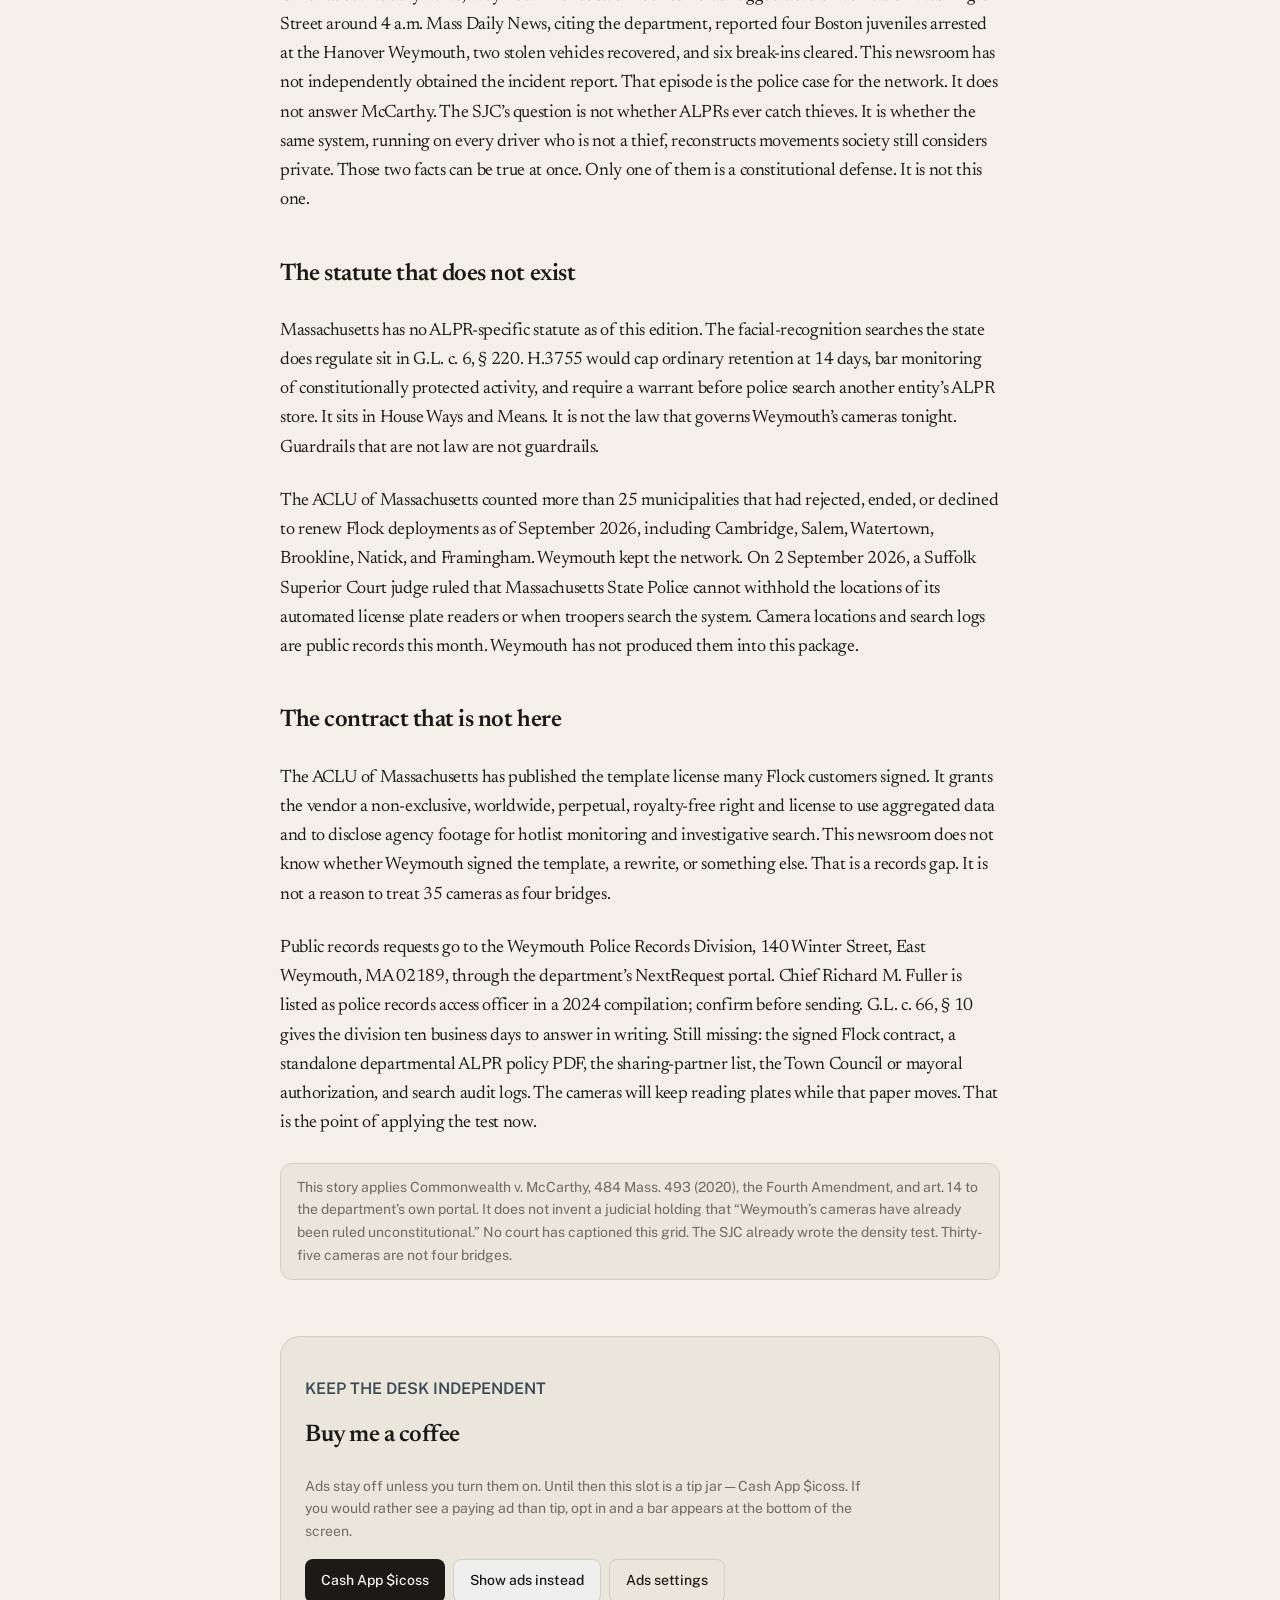
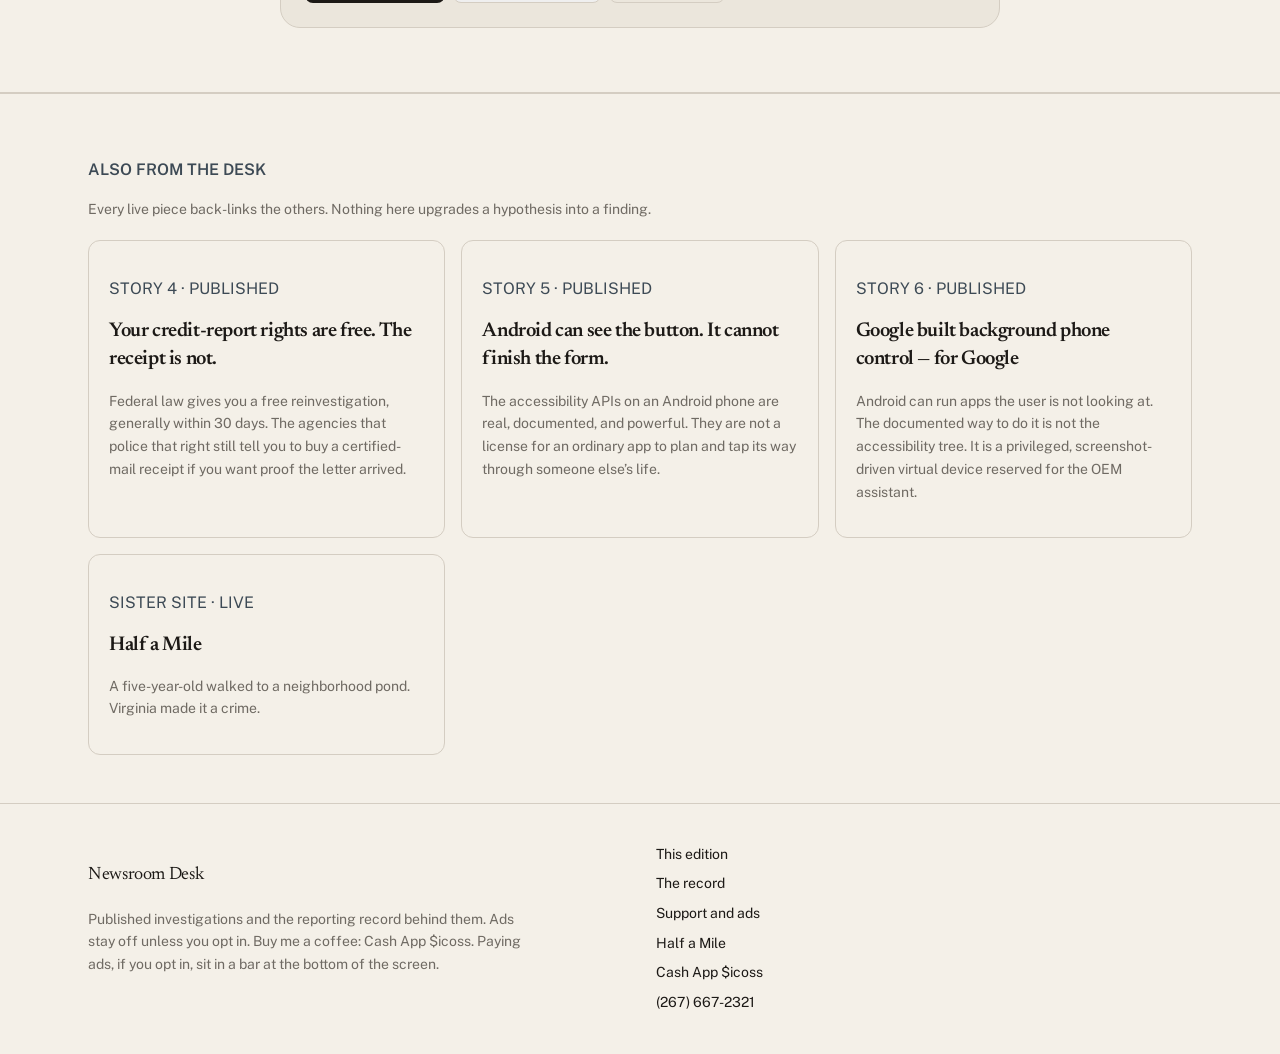
<file: desk/story/weymouth-flock-cameras-surveillance/index.html>
<!doctype html>
<html lang="en">
<head>
  <meta charset="utf-8" />
  <meta name="viewport" content="width=device-width, initial-scale=1" />
  <title>Thirty-Five Cameras — Newsroom Desk</title>
  <meta name="description" content="Four cameras on two Cape Cod bridges were not a search. Thirty-five cameras in one Massachusetts city, logging more than half a million plates in 30 days, are the network the Supreme Judicial Court said would be. Weymouth is running it without a statute and without a warrant." />
  <link rel="canonical" href="https://onnxscibroccoli.github.io/desk/story/weymouth-flock-cameras-surveillance/" />
  <link rel="icon" type="image/svg+xml" href="../../favicon.svg" />
  <link rel="preconnect" href="https://fonts.googleapis.com" />
  <link rel="preconnect" href="https://fonts.gstatic.com" crossorigin />
  <link rel="stylesheet" href="https://fonts.googleapis.com/css2?family=IBM+Plex+Mono:wght@400;500&family=Newsreader:opsz,wght@6..72,400;6..72,500;6..72,600;6..72,700&family=Public+Sans:ital,wght@0,400;0,500;0,600;1,400&display=swap" />
  <link rel="stylesheet" href="../../site.css" />
</head>
<body class="bg-paper text-ink">
  <a href="#main" class="skip">Skip to content</a>
  <header class="sticky top-0 z-40 border-b border-rule bg-paper-95">
    <div class="mx-auto flex max-w-6xl items-center justify-between gap-4 px-4 py-3 sm:px-6">
      <a href="../../" class="flex min-h-11 items-center gap-3">
        <span class="grid size-8 place-items-center rounded-xs bg-ink text-paper"><span class="font-display text-sm leading-none">N</span></span>
        <span>
          <span class="block font-display text-base font-semibold leading-tight">Newsroom Desk</span>
          <span class="block font-sans text-[0.7rem] uppercase tracking-[0.14em] text-muted">Independent reporting</span>
        </span>
      </a>
      <nav class="hidden items-center gap-1 md:flex" aria-label="Primary">
        <a href="../../" class="inline-flex min-h-11 items-center rounded-sm px-3 text-sm font-medium bg-ink text-paper">Edition</a>
        <a href="../../record/" class="inline-flex min-h-11 items-center rounded-sm px-3 text-sm font-medium text-muted">The record</a>
        <a href="../../privacy/" class="inline-flex min-h-11 items-center rounded-sm px-3 text-sm font-medium text-muted">Support</a>
        <a href="https://half-a-mile.vercel.app" class="inline-flex min-h-11 items-center rounded-sm px-3 text-sm font-medium text-muted">Half a Mile</a>
      </nav>
      <details class="md:hidden">
        <summary class="grid size-11 place-items-center rounded-sm border border-rule">Menu</summary>
        <nav class="menu" aria-label="Mobile">
          <a href="../../">Edition</a>
          <a href="../../record/">The record</a>
          <a href="../../privacy/">Support</a>
          <a href="https://half-a-mile.vercel.app">Half a Mile</a>
        </nav>
      </details>
    </div>
  </header>
  <main id="main"><article class="border-b border-rule">
    <header class="mx-auto max-w-3xl px-4 py-12 sm:px-6 sm:py-16">
      <p class="font-sans text-[0.72rem] font-semibold uppercase tracking-[0.2em] text-slate">Investigation 7 · Public records</p>
      <h1 class="mt-4 font-display text-4xl font-semibold leading-[1.1] sm:text-5xl">Thirty-Five Cameras</h1>
      <p class="mt-5 font-display text-xl leading-snug text-muted">Four cameras on two Cape Cod bridges were not a search. Thirty-five cameras in one Massachusetts city, logging more than half a million plates in 30 days, are the network the Supreme Judicial Court said would be. Weymouth is running it without a statute and without a warrant.</p>
      <p class="mt-6 text-sm text-muted">Newsroom Desk · 12 September 2026 · <a href="../../record/" class="underline">See the record</a></p>
    </header>
    <div class="mx-auto max-w-3xl space-y-6 px-4 pb-16 sm:px-6">
      <p class="font-display text-lg leading-relaxed">In thirty days ending around 10 September 2026, Weymouth Police Department’s Flock Safety portal reported 577,844 unique plate reads, 267 search sessions, and 4,297 hotlist hits across 35 cameras. That is not a stolen-car program. That is a warrantless location store of almost every car that moved through a 17-square-mile city. The same page says the data is owned by the department, is never sold, is purged after 30 days, and may not be used for immigration enforcement, ordinary traffic enforcement, harassment, or personal use. A vendor-hosted policy is not a warrant. It is not a statute. It does not answer the constitutional question the Supreme Judicial Court already wrote down.</p>
<figure class="border-l-2 border-ink pl-5"><figcaption class="mb-2 font-sans text-[0.7rem] font-semibold uppercase tracking-[0.16em] text-slate">SJC</figcaption><blockquote class="font-display text-xl font-medium leading-snug">With enough cameras in enough locations, the historic location data from an ALPR system in Massachusetts would invade a reasonable expectation of privacy and would constitute a search for constitutional purposes.</blockquote><p class="mt-3 font-sans text-xs text-muted">Commonwealth v. McCarthy, 484 Mass. 493 (2020)</p></figure>
<p class="font-display text-lg leading-relaxed">Four cameras at two Cape Cod bridges were not that search. Justice Gaziano said so, under the Fourth Amendment and art. 14 of the Massachusetts Declaration of Rights. He also said a person has “a constitutionally protected expectation of privacy in the whole of his public movements,” and that a dense enough historic ALPR network would invade it. Weymouth is not four cameras on two bridges. It is a citywide grid. This desk applies the test the Court wrote. On the department’s own numbers, the test is met.</p>
<h2 class="pt-4 font-display text-2xl font-semibold">What the cameras are</h2>
<p class="font-display text-lg leading-relaxed">Flock Safety sells police departments a subscription: pole-mounted cameras, a cloud database, real-time alerts against stolen-car and missing-person hotlists, and the ability to search historical plate reads after a crime. Weymouth’s portal says the cameras do not detect facial recognition, people, gender, or race. That is a vendor assurance, not a laboratory finding published by the town. Massachusetts already treats face-matching as a constrained tool — G.L. c. 6, § 220. License plates are not faces. The constitutional question is not whether a single plate in public is private. It is whether enough stamps, kept long enough, reconstruct a life. That is Carpenter. That is Augustine. That is McCarthy.</p>
<p class="font-display text-lg leading-relaxed">Over 80 Massachusetts police departments have contracted with Flock Safety, per the ACLU of Massachusetts (October 2025). Flock’s business model rewards sharing: departments that open their cameras to the national network can search that network in return. Whether Weymouth has done so is supposed to appear in a portal field labeled “Organizations granted access to Weymouth MA PD data.” This newsroom has not independently extracted the partner names from that page. That gap does not shrink the camera count. It means the dragnet may already be larger than the 35 poles.</p>
<h2 class="pt-4 font-display text-2xl font-semibold">The portal is not a warrant</h2>
<p class="font-display text-lg leading-relaxed">Weymouth’s transparency page, last updated 10 September 2026, is the closest thing in public to a municipal ALPR policy. It is not a Town Council ordinance. It is not a special order on department letterhead. It is a Flock template filled in with Weymouth’s numbers and Weymouth’s stated rules, including: data for law enforcement purposes only; data owned by Weymouth MA PD and never sold to third parties; all system access requires a valid reason and is stored indefinitely; hotlist hits must be human verified prior to action. A chief can change a policy. A statute cannot. A constitutional limit cannot.</p>
<p class="font-display text-lg leading-relaxed">Camera counts do not agree with one another. The portal says 35. South Shore News, in August, said 34. Finding Flock’s OpenStreetMap compilation listed 31 in Weymouth Town. MyTownView listed 33 documented locations. A Norwell detective briefing in December 2025 put Weymouth at 53. This newsroom leads with the operator’s own number. Even the low end is not four cameras at two bridges.</p>
<h2 class="pt-4 font-display text-2xl font-semibold">Apply McCarthy</h2>
<p class="font-display text-lg leading-relaxed">In 2016 and 2017, Barnstable police queried automatic readers on the Bourne and Sagamore bridges — four cameras, two crossings, the only roads on or off Cape Cod. They looked at three months of history and turned on real-time alerts. The Court said no: not a search, not on those facts. It said yes to the larger principle. Electronic surveillance collected long enough “reveals far more than the sum of the parts.” ALPRs already exceed a patrol officer standing by the road: near-total capture of passing plates, twenty-four-hour coverage, and the binding of plate to place.</p>
<figure class="border-l-2 border-ink pl-5"><figcaption class="mb-2 font-sans text-[0.7rem] font-semibold uppercase tracking-[0.16em] text-slate">SJC</figcaption><blockquote class="font-display text-xl font-medium leading-snug">While the defendant has a constitutionally protected expectation of privacy in the whole of his public movements, an interest which potentially could be implicated by the widespread use of ALPRs, that interest is not invaded by the limited extent and use of ALPR data in this case.</blockquote><p class="mt-3 font-sans text-xs text-muted">Commonwealth v. McCarthy, 484 Mass. 493 (2020)</p></figure>
<p class="font-display text-lg leading-relaxed">The opinion is explicit about the next case. Placement: cameras near a home or a house of worship “reveal more of an individual’s life and associations than does an ALPR trained on an interstate highway.” Density: a network on “every residential side street” is not a network on a highway. Duration: a one-year store of historic reads was “certainly… long enough to warrant constitutional protection.” Weymouth lists thirty days, not a year. Thirty days is shorter. It is also long enough to reconstruct commuting, schooling, worship, medical visits, and overnight stays if the cameras sit in the right places. The department has not produced the location list that would let a court map those poles onto homes and churches. Until it does, the reasonable reading of a 35-camera city grid is the invasive network, not the two bridges.</p>
<p class="font-display text-lg leading-relaxed">This desk’s conclusion, citing the Fourth Amendment, art. 14, Carpenter, Augustine, and McCarthy: a warrantless, suspicionless, citywide historic plate store of this density is a search. Operating it on a vendor webpage, with no ALPR statute in force, is the constitutional problem. A court has not yet captioned “Weymouth.” The test the Court already wrote does not wait for that caption.</p>
<h2 class="pt-4 font-display text-2xl font-semibold">What the cameras did in July</h2>
<p class="font-display text-lg leading-relaxed">On or about 26 July 2026, Weymouth Police said Flock cameras flagged a stolen vehicle on Washington Street around 4 a.m. Mass Daily News, citing the department, reported four Boston juveniles arrested at the Hanover Weymouth, two stolen vehicles recovered, and six break-ins cleared. This newsroom has not independently obtained the incident report. That episode is the police case for the network. It does not answer McCarthy. The SJC’s question is not whether ALPRs ever catch thieves. It is whether the same system, running on every driver who is not a thief, reconstructs movements society still considers private. Those two facts can be true at once. Only one of them is a constitutional defense. It is not this one.</p>
<h2 class="pt-4 font-display text-2xl font-semibold">The statute that does not exist</h2>
<p class="font-display text-lg leading-relaxed">Massachusetts has no ALPR-specific statute as of this edition. The facial-recognition searches the state does regulate sit in G.L. c. 6, § 220. H.3755 would cap ordinary retention at 14 days, bar monitoring of constitutionally protected activity, and require a warrant before police search another entity’s ALPR store. It sits in House Ways and Means. It is not the law that governs Weymouth’s cameras tonight. Guardrails that are not law are not guardrails.</p>
<p class="font-display text-lg leading-relaxed">The ACLU of Massachusetts counted more than 25 municipalities that had rejected, ended, or declined to renew Flock deployments as of September 2026, including Cambridge, Salem, Watertown, Brookline, Natick, and Framingham. Weymouth kept the network. On 2 September 2026, a Suffolk Superior Court judge ruled that Massachusetts State Police cannot withhold the locations of its automated license plate readers or when troopers search the system. Camera locations and search logs are public records this month. Weymouth has not produced them into this package.</p>
<h2 class="pt-4 font-display text-2xl font-semibold">The contract that is not here</h2>
<p class="font-display text-lg leading-relaxed">The ACLU of Massachusetts has published the template license many Flock customers signed. It grants the vendor a non-exclusive, worldwide, perpetual, royalty-free right and license to use aggregated data and to disclose agency footage for hotlist monitoring and investigative search. This newsroom does not know whether Weymouth signed the template, a rewrite, or something else. That is a records gap. It is not a reason to treat 35 cameras as four bridges.</p>
<p class="font-display text-lg leading-relaxed">Public records requests go to the Weymouth Police Records Division, 140 Winter Street, East Weymouth, MA 02189, through the department’s NextRequest portal. Chief Richard M. Fuller is listed as police records access officer in a 2024 compilation; confirm before sending. G.L. c. 66, § 10 gives the division ten business days to answer in writing. Still missing: the signed Flock contract, a standalone departmental ALPR policy PDF, the sharing-partner list, the Town Council or mayoral authorization, and search audit logs. The cameras will keep reading plates while that paper moves. That is the point of applying the test now.</p>
<p class="rounded-md border border-rule bg-paper-2 px-4 py-3 text-sm leading-relaxed text-muted">This story applies Commonwealth v. McCarthy, 484 Mass. 493 (2020), the Fourth Amendment, and art. 14 to the department’s own portal. It does not invent a judicial holding that “Weymouth’s cameras have already been ruled unconstitutional.” No court has captioned this grid. The SJC already wrote the density test. Thirty-five cameras are not four bridges.</p>
      <div class="pt-8"><aside class="rounded-lg border border-rule bg-paper-2 p-5 sm:p-6" data-support data-privacy="../../privacy/">
  <p class="font-sans text-[0.7rem] font-semibold uppercase tracking-[0.16em] text-slate">Keep the desk independent</p>
  <h2 class="mt-2 font-display text-2xl font-semibold">Buy me a coffee</h2>
  <p class="mt-2 max-w-xl text-sm leading-relaxed text-muted">Ads stay off unless you turn them on. Until then this slot is a tip jar — Cash App $icoss. If you would rather see a paying ad than tip, opt in and a bar appears at the bottom of the screen.</p>
  <div class="mt-4 flex flex-wrap gap-2">
    <a href="https://cash.app/$icoss" class="inline-flex min-h-11 items-center rounded-sm bg-ink px-4 text-sm font-medium text-paper">Cash App $icoss</a>
    <a href="../../privacy/" class="inline-flex min-h-11 items-center rounded-sm border border-rule px-4 text-sm font-medium text-ink">Ads settings</a>
  </div>
</aside></div>
    </div>
  </article>
  <section class="border-t border-rule py-12">
    <div class="mx-auto max-w-6xl px-4 sm:px-6">
      <p class="font-sans text-[0.7rem] font-semibold uppercase tracking-[0.16em] text-slate">Also from the desk</p>
      <p class="mt-2 max-w-2xl text-sm text-muted">Every live piece back-links the others. Nothing here upgrades a hypothesis into a finding.</p>
      <div class="mt-5 grid gap-4 md:grid-cols-3">
        <a href="../../story/the-cost-of-proving-youre-right/" class="rounded-md border border-rule p-5 hover:bg-paper-2">
      <p class="font-sans text-[0.7rem] uppercase tracking-[0.14em] text-slate">Story 4 · published</p>
      <h2 class="mt-2 font-display text-xl font-semibold leading-snug">Your credit-report rights are free. The receipt is not.</h2>
      <p class="mt-2 text-sm leading-relaxed text-muted">Federal law gives you a free reinvestigation, generally within 30 days. The agencies that police that right still tell you to buy a certified-mail receipt if you want proof the letter arrived.</p>
    </a><a href="../../story/android-can-see-the-button/" class="rounded-md border border-rule p-5 hover:bg-paper-2">
      <p class="font-sans text-[0.7rem] uppercase tracking-[0.14em] text-slate">Story 5 · published</p>
      <h2 class="mt-2 font-display text-xl font-semibold leading-snug">Android can see the button. It cannot finish the form.</h2>
      <p class="mt-2 text-sm leading-relaxed text-muted">The accessibility APIs on an Android phone are real, documented, and powerful. They are not a license for an ordinary app to plan and tap its way through someone else’s life.</p>
    </a><a href="../../story/the-invisible-phone/" class="rounded-md border border-rule p-5 hover:bg-paper-2">
      <p class="font-sans text-[0.7rem] uppercase tracking-[0.14em] text-slate">Story 6 · published</p>
      <h2 class="mt-2 font-display text-xl font-semibold leading-snug">Google built background phone control — for Google</h2>
      <p class="mt-2 text-sm leading-relaxed text-muted">Android can run apps the user is not looking at. The documented way to do it is not the accessibility tree. It is a privileged, screenshot-driven virtual device reserved for the OEM assistant.</p>
    </a>
        <a href="https://half-a-mile.vercel.app" class="rounded-md border border-rule p-5 hover:bg-paper-2">
          <p class="font-sans text-[0.7rem] uppercase tracking-[0.14em] text-slate">Sister site · live</p>
          <h2 class="mt-2 font-display text-xl font-semibold leading-snug">Half a Mile</h2>
          <p class="mt-2 text-sm text-muted">A five-year-old walked to a neighborhood pond. Virginia made it a crime.</p>
        </a>
      </div>
    </div>
  </section></main>
  <footer class="border-t border-rule">
    <div class="mx-auto grid max-w-6xl gap-8 px-4 py-10 sm:px-6 md:grid-cols-2">
      <div>
        <p class="font-display text-lg text-ink">Newsroom Desk</p>
        <p class="mt-2 max-w-md text-sm leading-relaxed text-muted">Published investigations and the reporting record behind them. Ads stay off unless you opt in. Buy me a coffee: Cash App $icoss. Paying ads, if you opt in, sit in a bar at the bottom of the screen.</p>
      </div>
      <div class="flex flex-col gap-2 text-sm">
        <a href="../../" class="text-ink hover:underline">This edition</a>
        <a href="../../record/" class="text-ink hover:underline">The record</a>
        <a href="../../privacy/" class="text-ink hover:underline">Support and ads</a>
        <a href="https://half-a-mile.vercel.app" class="text-ink hover:underline">Half a Mile</a>
        <a href="https://cash.app/$icoss" class="text-ink hover:underline">Cash App $icoss</a>
        <a href="tel:+12676672321" class="text-ink hover:underline">(267) 667-2321</a>
      </div>
    </div>
  </footer>
  <aside id="ad-rail" class="ad-rail" hidden aria-label="Advertisement"></aside>
  <script src="../../consent.js"></script>
</body>
</html>
</file>
<file: desk/site.css>
:root {
  --paper: #f4f0e8;
  --paper-2: #ebe6dc;
  --ink: #1c1916;
  --muted: #6f6a63;
  --rule: #d4cdc2;
  --slate: #3d4a55;
}
* { box-sizing: border-box; }
html, body { margin: 0; background: var(--paper); color: var(--ink); }
body { font-family: "Public Sans", "Segoe UI", system-ui, sans-serif; line-height: 1.55; }
h1, h2, h3, .font-display { font-family: "Newsreader", Palatino, serif; letter-spacing: -0.02em; }
a { color: inherit; text-decoration: none; }
button { font: inherit; cursor: pointer; }
.skip { position: absolute; left: -999px; }
.skip:focus { left: 1rem; top: 1rem; z-index: 50; background: var(--ink); color: var(--paper); padding: 0.5rem 0.75rem; }
.bg-paper { background: var(--paper); }
.bg-paper-2 { background: var(--paper-2); }
.bg-paper-95 { background: color-mix(in oklab, var(--paper) 95%, transparent); }
.bg-ink { background: var(--ink); }
.text-ink { color: var(--ink); }
.text-muted { color: var(--muted); }
.text-paper { color: var(--paper); }
.text-slate { color: var(--slate); }
.border-rule { border-color: var(--rule); }
.border-ink { border-color: var(--ink); }
.border { border: 1px solid var(--rule); }
.border-t { border-top: 1px solid var(--rule); }
.border-b { border-bottom: 1px solid var(--rule); }
.border-l-2 { border-left: 2px solid var(--ink); }
.sticky { position: sticky; }
.top-0 { top: 0; }
.z-40 { z-index: 40; }
.mx-auto { margin-left: auto; margin-right: auto; }
.max-w-6xl { max-width: 72rem; }
.max-w-3xl { max-width: 48rem; }
.max-w-xl { max-width: 36rem; }
.max-w-md { max-width: 28rem; }
.px-3 { padding-left: 0.75rem; padding-right: 0.75rem; }
.px-4 { padding-left: 1rem; padding-right: 1rem; }
.py-3 { padding-top: 0.75rem; padding-bottom: 0.75rem; }
.py-10 { padding-top: 2.5rem; padding-bottom: 2.5rem; }
.py-12 { padding-top: 3rem; padding-bottom: 3rem; }
.py-14 { padding-top: 3.5rem; padding-bottom: 3.5rem; }
.p-4 { padding: 1rem; }
.p-5 { padding: 1.25rem; }
.p-6 { padding: 1.5rem; }
.pt-4 { padding-top: 1rem; }
.pt-8 { padding-top: 2rem; }
.pb-14 { padding-bottom: 3.5rem; }
.pb-16 { padding-bottom: 4rem; }
.pl-5 { padding-left: 1.25rem; }
.mb-2 { margin-bottom: 0.5rem; }
.mt-1 { margin-top: 0.25rem; }
.mt-2 { margin-top: 0.5rem; }
.mt-3 { margin-top: 0.75rem; }
.mt-4 { margin-top: 1rem; }
.mt-5 { margin-top: 1.25rem; }
.mt-6 { margin-top: 1.5rem; }
.mt-8 { margin-top: 2rem; }
.mt-10 { margin-top: 2.5rem; }
.mt-12 { margin-top: 3rem; }
.flex { display: flex; }
.grid { display: grid; }
.inline-flex { display: inline-flex; }
.block { display: block; }
.hidden { display: none; }
.items-center { align-items: center; }
.justify-between { justify-content: space-between; }
.gap-1 { gap: 0.25rem; }
.gap-2 { gap: 0.5rem; }
.gap-3 { gap: 0.75rem; }
.gap-4 { gap: 1rem; }
.gap-8 { gap: 2rem; }
.gap-10 { gap: 2.5rem; }
.flex-col { flex-direction: column; }
.flex-wrap { flex-wrap: wrap; }
.min-h-11 { min-height: 2.75rem; }
.size-8 { width: 2rem; height: 2rem; }
.size-11 { width: 2.75rem; height: 2.75rem; }
.place-items-center { display: grid; place-items: center; }
.rounded-xs { border-radius: 4px; }
.rounded-sm { border-radius: 8px; }
.rounded-md { border-radius: 12px; }
.rounded-lg { border-radius: 20px; }
.text-sm { font-size: 0.875rem; }
.text-xs { font-size: 0.75rem; }
.text-base { font-size: 1rem; }
.text-lg { font-size: 1.125rem; }
.text-xl { font-size: 1.25rem; }
.text-2xl { font-size: 1.5rem; }
.text-4xl { font-size: 2.25rem; }
.text-[0.7rem] { font-size: 0.7rem; }
.text-[0.72rem] { font-size: 0.72rem; }
.text-[2.6rem] { font-size: 2.6rem; }
.font-semibold { font-weight: 600; }
.font-medium { font-weight: 500; }
.uppercase { text-transform: uppercase; }
.tracking-[0.14em] { letter-spacing: 0.14em; }
.tracking-[0.16em] { letter-spacing: 0.16em; }
.tracking-[0.2em] { letter-spacing: 0.2em; }
.leading-tight { line-height: 1.25; }
.leading-snug { line-height: 1.375; }
.leading-relaxed { line-height: 1.625; }
.leading-none { line-height: 1; }
.leading-[1.1] { line-height: 1.1; }
.leading-[1.08] { line-height: 1.08; }
.underline { text-decoration: underline; }
.decoration-rule { text-decoration-color: var(--rule); }
.underline-offset-2 { text-underline-offset: 2px; }
.hover\:underline:hover { text-decoration: underline; }
.hover\:bg-paper-2:hover { background: var(--paper-2); }
.space-y-3 > * + * { margin-top: 0.75rem; }
.space-y-4 > * + * { margin-top: 1rem; }
.space-y-6 > * + * { margin-top: 1.5rem; }
.font-sans { font-family: "Public Sans", "Segoe UI", system-ui, sans-serif; }
.font-display { font-family: "Newsreader", Palatino, serif; }
details { position: relative; }
details summary { list-style: none; }
details summary::-webkit-details-marker { display: none; }
.menu { position: absolute; right: 1rem; margin-top: 0.5rem; display: grid; min-width: 12rem; gap: 0.25rem; border: 1px solid var(--rule); background: var(--paper); padding: 0.5rem; border-radius: 8px; }
.menu a { min-height: 2.75rem; display: flex; align-items: center; padding: 0 0.75rem; }
label.row { display: flex; align-items: center; gap: 0.75rem; min-height: 2.75rem; font-size: 0.875rem; }
.ad-rail { position: fixed; left: 0; right: 0; bottom: 0; z-index: 50; border-top: 1px solid var(--rule); background: color-mix(in oklab, var(--paper-2) 95%, transparent); }
.ad-rail-inner { max-width: 72rem; margin: 0 auto; padding: 0.7rem 1rem; display: flex; flex-wrap: wrap; gap: 0.75rem; align-items: center; justify-content: space-between; }
body.has-ads { padding-bottom: 7rem; }
@media (min-width: 40rem) {
  .sm\:px-6 { padding-left: 1.5rem; padding-right: 1.5rem; }
  .sm\:py-16 { padding-top: 4rem; padding-bottom: 4rem; }
  .sm\:py-20 { padding-top: 5rem; padding-bottom: 5rem; }
  .sm\:p-6 { padding: 1.5rem; }
  .sm\:text-5xl { font-size: 3rem; }
  .sm\:text-6xl { font-size: 3.75rem; }
}
@media (min-width: 48rem) {
  .md\:flex { display: flex; }
  .md\:hidden { display: none; }
  .md\:grid-cols-2 { grid-template-columns: 1fr 1fr; }
  .md\:grid-cols-3 { grid-template-columns: 1fr 1fr 1fr; }
}
@media (min-width: 64rem) {
  .lg\:grid-cols-\[1\.45fr_0\.85fr\] { grid-template-columns: 1.45fr 0.85fr; }
  .lg\:items-end { align-items: end; }
}
@media (prefers-reduced-motion: reduce) {
  * { animation: none !important; transition: none !important; }
}
</file>
<file: digest/digest.css>
:root {
  --bg: #0e1210;
  --surface: #171d1a;
  --fg: #e7eee9;
  --muted: #93a399;
  --accent: #d6b25e;
  --sage: #9bb5a4;
  --line: #2c3833;
  color-scheme: dark;
}
* { box-sizing: border-box; }
html { scroll-behavior: smooth; }
body {
  margin: 0;
  background: var(--bg);
  color: var(--fg);
  font-family: "IBM Plex Sans", ui-sans-serif, system-ui, sans-serif;
  font-size: 1.0625rem;
  line-height: 1.55;
}
a { color: var(--accent); text-decoration: none; }
a:hover { text-decoration: underline; }
button { font: inherit; cursor: pointer; }
.sr { position: absolute; width: 1px; height: 1px; padding: 0; margin: -1px; overflow: hidden; clip: rect(0,0,0,0); border: 0; }
.wrap { width: min(72rem, calc(100% - 2rem)); margin-inline: auto; }
.bar {
  position: sticky; top: 0; z-index: 20;
  background: color-mix(in srgb, var(--bg) 90%, transparent);
  backdrop-filter: blur(12px);
  border-bottom: 1px solid var(--line);
}
.bar-row { display: flex; align-items: center; justify-content: space-between; min-height: 3.5rem; gap: 1rem; }
.brand { color: var(--fg); font-family: "Source Serif 4", ui-serif, Georgia, serif; font-size: 1.15rem; text-decoration: none; }
.desk { display: none; gap: 1.25rem; }
.desk a { color: var(--muted); font-size: 0.875rem; text-decoration: none; }
.mobile { display: flex; gap: 0.5rem; overflow-x: auto; padding: 0.5rem 1rem 0.75rem; }
.mobile a {
  flex: none; color: var(--muted); text-decoration: none;
  border: 1px solid var(--line); border-radius: 999px; padding: 0.45rem 0.75rem; font-size: 0.875rem;
}
section { scroll-margin-top: 6.5rem; padding: 2.5rem 0; }
h1, h2, h3 { font-family: "Source Serif 4", ui-serif, Georgia, serif; font-weight: 560; letter-spacing: -0.02em; }
h1 { font-size: clamp(2.1rem, 5vw, 3.25rem); line-height: 1.12; margin: 0.6rem 0 0; max-width: 18ch; }
h2 { font-size: clamp(1.8rem, 3vw, 2.4rem); margin: 0.4rem 0 1rem; }
h3 { font-size: 1.45rem; margin: 0.35rem 0; color: var(--fg); }
.eyebrow, .kicker { font-size: 0.75rem; letter-spacing: 0.16em; text-transform: uppercase; color: var(--accent); margin: 0; }
.eyebrow.sage, .kicker.sage { color: var(--sage); }
.dek { color: var(--muted); font-size: 1.15rem; max-width: 42rem; }
.quiet { color: var(--muted); }
.domain { color: var(--sage); }
.langs { font-size: 0.75rem; letter-spacing: 0.08em; text-transform: uppercase; color: var(--muted); }
.stats, .grid, .stack { display: grid; gap: 0.75rem; }
.stats { grid-template-columns: 1fr 1fr; margin: 1.5rem 0; }
.stats div, .card {
  background: var(--surface);
  border: 1px solid var(--line);
  border-radius: 0.875rem;
  padding: 1rem 1.1rem;
}
.stats dt { color: var(--muted); font-size: 0.75rem; letter-spacing: 0.06em; text-transform: uppercase; }
.stats dd { margin: 0.2rem 0 0; font-family: "Source Serif 4", Georgia, serif; font-size: 2rem; }
.search input, button {
  background: var(--surface);
  color: var(--fg);
  border: 1px solid var(--line);
  border-radius: 999px;
}
.search input {
  width: 100%; min-height: 3rem; border-radius: 0.875rem; padding: 0 0.9rem; margin: 0.5rem 0 0.75rem;
}
.chips { display: flex; gap: 0.5rem; overflow-x: auto; padding-bottom: 0.4rem; }
.chips button { min-height: 2.75rem; padding: 0 0.9rem; flex: none; color: var(--muted); }
.chips button[aria-pressed="true"] { color: var(--fg); border-color: var(--accent); }
.card p { margin: 0.45rem 0; }
ul { margin: 0.6rem 0 0; padding: 0; list-style: none; }
li { border-left: 1px solid var(--line); padding-left: 0.75rem; margin: 0.45rem 0; }
.end { margin-top: 1.5rem; max-width: 42rem; }
.links { display: flex; flex-wrap: wrap; gap: 1rem; }
.out { display: inline-flex; min-height: 2.75rem; align-items: center; }
@media (min-width: 800px) {
  .desk { display: flex; }
  .mobile { display: none; }
  .stats { grid-template-columns: repeat(4, 1fr); }
  .grid { grid-template-columns: 1fr 1fr; }
  .grid.three { grid-template-columns: 1fr 1fr 1fr; }
  section { scroll-margin-top: 5rem; }
}
@media (prefers-reduced-motion: reduce) {
  html { scroll-behavior: auto; }
}
</file>
<file: site.css>
/*! tailwindcss v4.3.3 | MIT License | https://tailwindcss.com */
@layer properties{@supports (((-webkit-hyphens:none)) and (not (margin-trim:inline))) or ((-moz-orient:inline) and (not (color:rgb(from red r g b)))){*,:before,:after,::backdrop{--tw-scale-x:1;--tw-scale-y:1;--tw-scale-z:1;--tw-rotate-x:initial;--tw-rotate-y:initial;--tw-rotate-z:initial;--tw-skew-x:initial;--tw-skew-y:initial;--tw-space-y-reverse:0;--tw-divide-y-reverse:0;--tw-border-style:solid;--tw-leading:initial;--tw-font-weight:initial;--tw-tracking:initial;--tw-ordinal:initial;--tw-slashed-zero:initial;--tw-numeric-figure:initial;--tw-numeric-spacing:initial;--tw-numeric-fraction:initial;--tw-shadow:0 0 #0000;--tw-shadow-color:initial;--tw-shadow-alpha:100%;--tw-inset-shadow:0 0 #0000;--tw-inset-shadow-color:initial;--tw-inset-shadow-alpha:100%;--tw-ring-color:initial;--tw-ring-shadow:0 0 #0000;--tw-inset-ring-color:initial;--tw-inset-ring-shadow:0 0 #0000;--tw-ring-inset:initial;--tw-ring-offset-width:0px;--tw-ring-offset-color:#fff;--tw-ring-offset-shadow:0 0 #0000;--tw-outline-style:solid;--tw-blur:initial;--tw-brightness:initial;--tw-contrast:initial;--tw-grayscale:initial;--tw-hue-rotate:initial;--tw-invert:initial;--tw-opacity:initial;--tw-saturate:initial;--tw-sepia:initial;--tw-drop-shadow:initial;--tw-drop-shadow-color:initial;--tw-drop-shadow-alpha:100%;--tw-drop-shadow-size:initial;--tw-backdrop-blur:initial;--tw-backdrop-brightness:initial;--tw-backdrop-contrast:initial;--tw-backdrop-grayscale:initial;--tw-backdrop-hue-rotate:initial;--tw-backdrop-invert:initial;--tw-backdrop-opacity:initial;--tw-backdrop-saturate:initial;--tw-backdrop-sepia:initial;--tw-duration:initial;--tw-ease:initial;--tw-content:"";--tw-translate-x:0;--tw-translate-y:0;--tw-translate-z:0}}}@layer theme{:root,:host{--font-sans:-apple-system, BlinkMacSystemFont, "Segoe UI", Roboto, "Helvetica Neue", "Noto Sans", Arial, sans-serif, "Apple Color Emoji", "Segoe UI Emoji", "Segoe UI Symbol", "Noto Color Emoji";--font-serif:"Source Serif 4", "Iowan Old Style", Palatino, Georgia, serif;--font-mono:ui-monospace, SFMono-Regular, Menlo, Monaco, Consolas, "Liberation Mono", "Courier New", monospace;--color-red-500:oklch(63.7% .237 25.331);--color-zinc-50:oklch(98.5% 0 none);--color-zinc-400:oklch(70.5% .015 286.067);--color-zinc-500:oklch(55.2% .016 285.938);--color-zinc-900:oklch(21% .006 285.885);--color-zinc-950:oklch(14.1% .005 285.823);--color-neutral-100:oklch(97% 0 none);--color-neutral-300:oklch(87% 0 none);--color-neutral-500:oklch(55.6% 0 none);--color-neutral-700:oklch(37.1% 0 none);--color-neutral-900:oklch(20.5% 0 none);--color-black:#000;--color-white:#fff;--spacing:.25rem;--container-sm:24rem;--container-md:28rem;--container-2xl:42rem;--container-3xl:48rem;--container-5xl:64rem;--container-6xl:72rem;--text-xs:.75rem;--text-xs--line-height:calc(1 / .75);--text-sm:.875rem;--text-sm--line-height:calc(1.25 / .875);--text-base:1rem;--text-base--line-height:calc(1.5 / 1);--text-lg:1.125rem;--text-lg--line-height:calc(1.75 / 1.125);--text-xl:1.25rem;--text-xl--line-height:calc(1.75 / 1.25);--text-2xl:1.5rem;--text-2xl--line-height:calc(2 / 1.5);--text-3xl:1.875rem;--text-4xl:2.25rem;--text-4xl--line-height:calc(2.5 / 2.25);--text-5xl:3rem;--text-5xl--line-height:1;--font-weight-medium:500;--font-weight-semibold:600;--tracking-tight:-.025em;--tracking-wide:.025em;--leading-tight:1.25;--leading-snug:1.375;--leading-normal:1.5;--leading-relaxed:1.625;--radius-xs:.125rem;--radius-sm:.25rem;--radius-md:.5rem;--radius-lg:.875rem;--radius-xl:1.25rem;--radius-2xl:1rem;--ease-out:cubic-bezier(0, 0, .2, 1);--ease-in-out:cubic-bezier(.4, 0, .2, 1);--animate-pulse:pulse 2s cubic-bezier(.4, 0, .6, 1) infinite;--blur-md:12px;--default-transition-duration:.15s;--default-transition-timing-function:cubic-bezier(.4, 0, .2, 1);--default-font-family:var(--font-sans);--default-mono-font-family:var(--font-mono);--color-paper:#f4efe6;--color-paper-2:#ebe4d8;--color-ink:#1c1916;--color-ink-soft:#3a342e;--color-muted:#6b645c;--color-faint:#8a8278;--color-rule:#d4cdc2;--color-forest:#3d5a4c;--color-forest-deep:#2a4036;--color-card:#ece6db;--color-quote:#31483d;--font-display:"Fraunces", "Iowan Old Style", Palatino, "Palatino Linotype", serif;--shadow-border:0 0 0 1px #1c191614, 0 1px 2px -1px #1c19160f, 0 8px 24px -12px #1c19161f}}@layer base{*,:after,:before,::backdrop{box-sizing:border-box;border:0 solid;margin:0;padding:0}::file-selector-button{box-sizing:border-box;border:0 solid;margin:0;padding:0}html,:host{-webkit-text-size-adjust:100%;tab-size:4;line-height:1.5;font-family:var(--default-font-family,-apple-system, BlinkMacSystemFont, "Segoe UI", Roboto, "Helvetica Neue", "Noto Sans", Arial, sans-serif, "Apple Color Emoji", "Segoe UI Emoji", "Segoe UI Symbol", "Noto Color Emoji");font-feature-settings:var(--default-font-feature-settings,normal);font-variation-settings:var(--default-font-variation-settings,normal);-webkit-tap-highlight-color:transparent}hr{height:0;color:inherit;border-top-width:1px}abbr:where([title]){-webkit-text-decoration:underline dotted;text-decoration:underline dotted}h1,h2,h3,h4,h5,h6{font-size:inherit;font-weight:inherit}a{color:inherit;-webkit-text-decoration:inherit;-webkit-text-decoration:inherit;-webkit-text-decoration:inherit;-webkit-text-decoration:inherit;text-decoration:inherit}b,strong{font-weight:bolder}code,kbd,samp,pre{font-family:var(--default-mono-font-family,ui-monospace, SFMono-Regular, Menlo, Monaco, Consolas, "Liberation Mono", "Courier New", monospace);font-feature-settings:var(--default-mono-font-feature-settings,normal);font-variation-settings:var(--default-mono-font-variation-settings,normal);font-size:1em}small{font-size:80%}sub,sup{vertical-align:baseline;font-size:75%;line-height:0;position:relative}sub{bottom:-.25em}sup{top:-.5em}table{text-indent:0;border-color:inherit;border-collapse:collapse}:-moz-focusring:where(:not(iframe)){outline:auto}progress{vertical-align:baseline}summary{display:list-item}ol,ul,menu{list-style:none}img,svg,video,canvas,audio,iframe,embed,object{vertical-align:middle;display:block}img,video{max-width:100%;height:auto}button,input,select,optgroup,textarea{font:inherit;font-feature-settings:inherit;font-variation-settings:inherit;letter-spacing:inherit;color:inherit;opacity:1;background-color:#0000;border-radius:0}::file-selector-button{font:inherit;font-feature-settings:inherit;font-variation-settings:inherit;letter-spacing:inherit;color:inherit;opacity:1;background-color:#0000;border-radius:0}:where(select:is([multiple],[size])) optgroup{font-weight:bolder}:where(select:is([multiple],[size])) optgroup option{padding-inline-start:20px}::file-selector-button{margin-inline-end:4px}::placeholder{opacity:1}@supports (not ((-webkit-appearance:-apple-pay-button))) or (contain-intrinsic-size:1px){::placeholder{color:currentColor}@supports (color:color-mix(in lab, red, red)){::placeholder{color:color-mix(in oklab, currentcolor 50%, transparent)}}}textarea{resize:vertical}::-webkit-search-decoration{-webkit-appearance:none}::-webkit-date-and-time-value{min-height:1lh;text-align:inherit}::-webkit-datetime-edit{display:inline-flex}::-webkit-datetime-edit-fields-wrapper{padding:0}::-webkit-datetime-edit{padding-block:0}::-webkit-datetime-edit-year-field{padding-block:0}::-webkit-datetime-edit-month-field{padding-block:0}::-webkit-datetime-edit-day-field{padding-block:0}::-webkit-datetime-edit-hour-field{padding-block:0}::-webkit-datetime-edit-minute-field{padding-block:0}::-webkit-datetime-edit-second-field{padding-block:0}::-webkit-datetime-edit-millisecond-field{padding-block:0}::-webkit-datetime-edit-meridiem-field{padding-block:0}::-webkit-calendar-picker-indicator{line-height:1}:-moz-ui-invalid{box-shadow:none}button,input:where([type=button],[type=reset],[type=submit]){appearance:button}::file-selector-button{appearance:button}::-webkit-inner-spin-button{height:auto}::-webkit-outer-spin-button{height:auto}[hidden]:where(:not([hidden=until-found])){display:none!important}html{-webkit-font-smoothing:antialiased;-moz-osx-font-smoothing:grayscale;background:var(--color-paper);color:var(--color-ink)}body{background:var(--color-paper);color:var(--color-ink);font-family:var(--font-serif)}button:not(:disabled),[role=button]:not(:disabled){cursor:pointer}::selection{background:#c1c5bb}@supports (color:color-mix(in lab, red, red)){::selection{background:color-mix(in oklab, var(--color-forest) 28%, var(--color-paper))}}::selection{color:var(--color-ink)}h1,h2,h3{text-wrap:balance}p{text-wrap:pretty}}@layer components;@layer utilities{.collapse{visibility:collapse}.invisible{visibility:hidden}.visible{visibility:visible}.absolute{position:absolute}.fixed{position:fixed}.relative{position:relative}.static{position:static}.sticky{position:sticky}.inset-0{inset:0}.inset-x-0{inset-inline:0}.top-0{top:0}.top-24{top:calc(var(--spacing) * 24)}.right-0{right:0}.right-1{right:var(--spacing)}.right-2{right:calc(var(--spacing) * 2)}.right-3{right:calc(var(--spacing) * 3)}.right-4{right:calc(var(--spacing) * 4)}.-bottom-\[17px\]{bottom:-17px}.left-0{left:0}.left-1{left:var(--spacing)}.left-2{left:calc(var(--spacing) * 2)}.left-3{left:calc(var(--spacing) * 3)}.left-4{left:calc(var(--spacing) * 4)}.z-40{z-index:40}.z-50{z-index:50}.container{width:100%}@media (width>=40rem){.container{max-width:40rem}}@media (width>=48rem){.container{max-width:48rem}}@media (width>=64rem){.container{max-width:64rem}}@media (width>=80rem){.container{max-width:80rem}}@media (width>=96rem){.container{max-width:96rem}}.mx-auto{margin-inline:auto}.my-8{margin-block:calc(var(--spacing) * 8)}.my-10{margin-block:calc(var(--spacing) * 10)}.mt-1{margin-top:var(--spacing)}.mt-3{margin-top:calc(var(--spacing) * 3)}.mt-4{margin-top:calc(var(--spacing) * 4)}.mt-5{margin-top:calc(var(--spacing) * 5)}.mt-6{margin-top:calc(var(--spacing) * 6)}.mt-8{margin-top:calc(var(--spacing) * 8)}.mt-12{margin-top:calc(var(--spacing) * 12)}.ml-px{margin-left:1px}.block{display:block}.flex{display:flex}.grid{display:grid}.hidden{display:none}.inline{display:inline}.inline-flex{display:inline-flex}.table{display:table}.aspect-\[3\/2\]{aspect-ratio:3/2}.aspect-\[16\/8\]{aspect-ratio:16/8}.size-3\.5{width:calc(var(--spacing) * 3.5);height:calc(var(--spacing) * 3.5)}.size-5{width:calc(var(--spacing) * 5);height:calc(var(--spacing) * 5)}.size-10{width:calc(var(--spacing) * 10);height:calc(var(--spacing) * 10)}.size-11{width:calc(var(--spacing) * 11);height:calc(var(--spacing) * 11)}.h-0\.5{height:calc(var(--spacing) * .5)}.h-8{height:calc(var(--spacing) * 8)}.h-14{height:calc(var(--spacing) * 14)}.h-full{height:100%}.h-px{height:1px}.min-h-11{min-height:calc(var(--spacing) * 11)}.min-h-dvh{min-height:100dvh}.min-h-screen{min-height:100vh}.w-8{width:calc(var(--spacing) * 8)}.w-full{width:100%}.max-w-2xl{max-width:var(--container-2xl)}.max-w-3xl{max-width:var(--container-3xl)}.max-w-5xl{max-width:var(--container-5xl)}.max-w-6xl{max-width:var(--container-6xl)}.max-w-md{max-width:var(--container-md)}.max-w-sm{max-width:var(--container-sm)}.min-w-0{min-width:0}.shrink{flex-shrink:1}.grow{flex-grow:1}.origin-left{transform-origin:0}.scale-100{--tw-scale-x:100%;--tw-scale-y:100%;--tw-scale-z:100%;scale:var(--tw-scale-x) var(--tw-scale-y)}.scale-\[0\.25\]{scale:.25}.transform{transform:var(--tw-rotate-x,) var(--tw-rotate-y,) var(--tw-rotate-z,) var(--tw-skew-x,) var(--tw-skew-y,)}.animate-pulse{animation:var(--animate-pulse)}.cursor-pointer{cursor:pointer}.resize{resize:both}.scroll-mt-24{scroll-margin-top:calc(var(--spacing) * 24)}.grid-cols-1{grid-template-columns:repeat(1,minmax(0,1fr))}.flex-col{flex-direction:column}.flex-wrap{flex-wrap:wrap}.place-items-center{place-items:center}.items-baseline{align-items:baseline}.items-center{align-items:center}.justify-between{justify-content:space-between}.justify-center{justify-content:center}.gap-1{gap:var(--spacing)}.gap-1\.5{gap:calc(var(--spacing) * 1.5)}.gap-2{gap:calc(var(--spacing) * 2)}.gap-3{gap:calc(var(--spacing) * 3)}.gap-7{gap:calc(var(--spacing) * 7)}.gap-10{gap:calc(var(--spacing) * 10)}:where(.space-y-2\.5>:not(:last-child)){--tw-space-y-reverse:0;margin-block-start:calc(calc(var(--spacing) * 2.5) * var(--tw-space-y-reverse));margin-block-end:calc(calc(var(--spacing) * 2.5) * calc(1 - var(--tw-space-y-reverse)))}:where(.space-y-3>:not(:last-child)){--tw-space-y-reverse:0;margin-block-start:calc(calc(var(--spacing) * 3) * var(--tw-space-y-reverse));margin-block-end:calc(calc(var(--spacing) * 3) * calc(1 - var(--tw-space-y-reverse)))}:where(.space-y-5>:not(:last-child)){--tw-space-y-reverse:0;margin-block-start:calc(calc(var(--spacing) * 5) * var(--tw-space-y-reverse));margin-block-end:calc(calc(var(--spacing) * 5) * calc(1 - var(--tw-space-y-reverse)))}.gap-x-4{column-gap:calc(var(--spacing) * 4)}.gap-x-6{column-gap:calc(var(--spacing) * 6)}.gap-y-1{row-gap:var(--spacing)}.gap-y-2{row-gap:calc(var(--spacing) * 2)}:where(.divide-y>:not(:last-child)){--tw-divide-y-reverse:0;border-bottom-style:var(--tw-border-style);border-top-style:var(--tw-border-style);border-top-width:calc(1px * var(--tw-divide-y-reverse));border-bottom-width:calc(1px * calc(1 - var(--tw-divide-y-reverse)))}:where(.divide-rule>:not(:last-child)){border-color:var(--color-rule)}.truncate{text-overflow:ellipsis;white-space:nowrap;overflow:hidden}.overflow-hidden{overflow:hidden}.rounded{border-radius:.25rem}.rounded-2xl{border-radius:var(--radius-2xl)}.rounded-full{border-radius:2147483647px}.rounded-lg{border-radius:var(--radius-lg)}.rounded-md{border-radius:var(--radius-md)}.rounded-xl{border-radius:var(--radius-xl)}.border{border-style:var(--tw-border-style);border-width:1px}.border-y{border-block-style:var(--tw-border-style);border-block-width:1px}.border-t{border-top-style:var(--tw-border-style);border-top-width:1px}.border-b{border-bottom-style:var(--tw-border-style);border-bottom-width:1px}.border-l-2{border-left-style:var(--tw-border-style);border-left-width:2px}.border-forest{border-color:var(--color-forest)}.border-neutral-300{border-color:var(--color-neutral-300)}.border-rule{border-color:var(--color-rule)}.border-rule\/80{border-color:#d4cdc2cc}@supports (color:color-mix(in lab, red, red)){.border-rule\/80{border-color:color-mix(in oklab, var(--color-rule) 80%, transparent)}}.bg-black{background-color:var(--color-black)}.bg-black\/10{background-color:#0000001a}@supports (color:color-mix(in lab, red, red)){.bg-black\/10{background-color:color-mix(in oklab, var(--color-black) 10%, transparent)}}.bg-card{background-color:var(--color-card)}.bg-forest{background-color:var(--color-forest)}.bg-paper{background-color:var(--color-paper)}.bg-paper-2{background-color:var(--color-paper-2)}.bg-paper\/90{background-color:#f4efe6e6}@supports (color:color-mix(in lab, red, red)){.bg-paper\/90{background-color:color-mix(in oklab, var(--color-paper) 90%, transparent)}}.bg-rule{background-color:var(--color-rule)}.bg-zinc-50{background-color:var(--color-zinc-50)}.fill-rule{fill:var(--color-rule)}.object-cover{object-fit:cover}.p-2{padding:calc(var(--spacing) * 2)}.p-6{padding:calc(var(--spacing) * 6)}.p-8{padding:calc(var(--spacing) * 8)}.p-\[16px\]{padding:16px}.px-0{padding-inline:0}.px-1{padding-inline:var(--spacing)}.px-4{padding-inline:calc(var(--spacing) * 4)}.px-5{padding-inline:calc(var(--spacing) * 5)}.px-6{padding-inline:calc(var(--spacing) * 6)}.py-2{padding-block:calc(var(--spacing) * 2)}.py-3{padding-block:calc(var(--spacing) * 3)}.py-4{padding-block:calc(var(--spacing) * 4)}.py-5{padding-block:calc(var(--spacing) * 5)}.py-10{padding-block:calc(var(--spacing) * 10)}.pt-10{padding-top:calc(var(--spacing) * 10)}.pr-3\.5{padding-right:calc(var(--spacing) * 3.5)}.pl-4{padding-left:calc(var(--spacing) * 4)}.pl-5{padding-left:calc(var(--spacing) * 5)}.text-center{text-align:center}.font-display{font-family:var(--font-display)}.text-2xl{font-size:var(--text-2xl);line-height:var(--tw-leading,var(--text-2xl--line-height))}.text-4xl{font-size:var(--text-4xl);line-height:var(--tw-leading,var(--text-4xl--line-height))}.text-base{font-size:var(--text-base);line-height:var(--tw-leading,var(--text-base--line-height))}.text-lg{font-size:var(--text-lg);line-height:var(--tw-leading,var(--text-lg--line-height))}.text-sm{font-size:var(--text-sm);line-height:var(--tw-leading,var(--text-sm--line-height))}.text-xl{font-size:var(--text-xl);line-height:var(--tw-leading,var(--text-xl--line-height))}.text-xs{font-size:var(--text-xs);line-height:var(--tw-leading,var(--text-xs--line-height))}.text-\[0\.98rem\]{font-size:.98rem}.text-\[1\.05rem\]{font-size:1.05rem}.text-\[1\.125rem\]{font-size:1.125rem}.text-\[2\.15rem\]{font-size:2.15rem}.text-\[13px\]{font-size:13px}.leading-\[1\.12\]{--tw-leading:1.12;line-height:1.12}.leading-\[1\.72\]{--tw-leading:1.72;line-height:1.72}.leading-relaxed{--tw-leading:var(--leading-relaxed);line-height:var(--leading-relaxed)}.leading-snug{--tw-leading:var(--leading-snug);line-height:var(--leading-snug)}.font-medium{--tw-font-weight:var(--font-weight-medium);font-weight:var(--font-weight-medium)}.font-semibold{--tw-font-weight:var(--font-weight-semibold);font-weight:var(--font-weight-semibold)}.tracking-\[0\.2em\]{--tw-tracking:.2em;letter-spacing:.2em}.tracking-\[0\.16em\]{--tw-tracking:.16em;letter-spacing:.16em}.tracking-tight{--tw-tracking:var(--tracking-tight);letter-spacing:var(--tracking-tight)}.tracking-wide{--tw-tracking:var(--tracking-wide);letter-spacing:var(--tracking-wide)}.text-balance{text-wrap:balance}.text-wrap{text-wrap:wrap}.break-words{overflow-wrap:break-word}.text-faint{color:var(--color-faint)}.text-forest{color:var(--color-forest)}.text-forest-deep{color:var(--color-forest-deep)}.text-ink{color:var(--color-ink)}.text-ink-soft{color:var(--color-ink-soft)}.text-muted{color:var(--color-muted)}.text-neutral-500{color:var(--color-neutral-500)}.text-quote{color:var(--color-quote)}.text-red-500{color:var(--color-red-500)}.text-white{color:var(--color-white)}.text-zinc-500{color:var(--color-zinc-500)}.text-zinc-900{color:var(--color-zinc-900)}.uppercase{text-transform:uppercase}.italic{font-style:italic}.tabular-nums{--tw-numeric-spacing:tabular-nums;font-variant-numeric:var(--tw-ordinal,) var(--tw-slashed-zero,) var(--tw-numeric-figure,) var(--tw-numeric-spacing,) var(--tw-numeric-fraction,)}.underline{text-decoration-line:underline}.decoration-forest\/40{text-decoration-color:#3d5a4c66}@supports (color:color-mix(in lab, red, red)){.decoration-forest\/40{-webkit-text-decoration-color:color-mix(in oklab, var(--color-forest) 40%, transparent);-webkit-text-decoration-color:color-mix(in oklab, var(--color-forest) 40%, transparent);-webkit-text-decoration-color:color-mix(in oklab, var(--color-forest) 40%, transparent);text-decoration-color:color-mix(in oklab, var(--color-forest) 40%, transparent)}}.underline-offset-3{text-underline-offset:3px}.underline-offset-4{text-underline-offset:4px}.antialiased{-webkit-font-smoothing:antialiased;-moz-osx-font-smoothing:grayscale}.opacity-0{opacity:0}.opacity-70{opacity:.7}.opacity-100{opacity:1}.shadow{--tw-shadow:0 1px 3px 0 var(--tw-shadow-color,#0000001a), 0 1px 2px -1px var(--tw-shadow-color,#0000001a);box-shadow:var(--tw-inset-shadow), var(--tw-inset-ring-shadow), var(--tw-ring-offset-shadow), var(--tw-ring-shadow), var(--tw-shadow)}.shadow-\[var\(--shadow-border\)\]{--tw-shadow:var(--shadow-border);box-shadow:var(--tw-inset-shadow), var(--tw-inset-ring-shadow), var(--tw-ring-offset-shadow), var(--tw-ring-shadow), var(--tw-shadow)}.ring{--tw-ring-shadow:var(--tw-ring-inset,) 0 0 0 calc(1px + var(--tw-ring-offset-width)) var(--tw-ring-color,currentcolor);box-shadow:var(--tw-inset-shadow), var(--tw-inset-ring-shadow), var(--tw-ring-offset-shadow), var(--tw-ring-shadow), var(--tw-shadow)}.outline,.outline-1{outline-style:var(--tw-outline-style);outline-width:1px}.-outline-offset-1{outline-offset:calc(1px * -1)}.outline-black\/10{outline-color:#0000001a}@supports (color:color-mix(in lab, red, red)){.outline-black\/10{outline-color:color-mix(in oklab, var(--color-black) 10%, transparent)}}.outline-ink\/10{outline-color:#1c19161a}@supports (color:color-mix(in lab, red, red)){.outline-ink\/10{outline-color:color-mix(in oklab, var(--color-ink) 10%, transparent)}}.blur{--tw-blur:blur(8px);filter:var(--tw-blur,) var(--tw-brightness,) var(--tw-contrast,) var(--tw-grayscale,) var(--tw-hue-rotate,) var(--tw-invert,) var(--tw-saturate,) var(--tw-sepia,) var(--tw-drop-shadow,)}.blur-\[4px\]{--tw-blur:blur(4px);filter:var(--tw-blur,) var(--tw-brightness,) var(--tw-contrast,) var(--tw-grayscale,) var(--tw-hue-rotate,) var(--tw-invert,) var(--tw-saturate,) var(--tw-sepia,) var(--tw-drop-shadow,)}.blur-none{--tw-blur: ;filter:var(--tw-blur,) var(--tw-brightness,) var(--tw-contrast,) var(--tw-grayscale,) var(--tw-hue-rotate,) var(--tw-invert,) var(--tw-saturate,) var(--tw-sepia,) var(--tw-drop-shadow,)}.grayscale{--tw-grayscale:grayscale(100%);filter:var(--tw-blur,) var(--tw-brightness,) var(--tw-contrast,) var(--tw-grayscale,) var(--tw-hue-rotate,) var(--tw-invert,) var(--tw-saturate,) var(--tw-sepia,) var(--tw-drop-shadow,)}.invert{--tw-invert:invert(100%);filter:var(--tw-blur,) var(--tw-brightness,) var(--tw-contrast,) var(--tw-grayscale,) var(--tw-hue-rotate,) var(--tw-invert,) var(--tw-saturate,) var(--tw-sepia,) var(--tw-drop-shadow,)}.sepia{--tw-sepia:sepia(100%);filter:var(--tw-blur,) var(--tw-brightness,) var(--tw-contrast,) var(--tw-grayscale,) var(--tw-hue-rotate,) var(--tw-invert,) var(--tw-saturate,) var(--tw-sepia,) var(--tw-drop-shadow,)}.filter{filter:var(--tw-blur,) var(--tw-brightness,) var(--tw-contrast,) var(--tw-grayscale,) var(--tw-hue-rotate,) var(--tw-invert,) var(--tw-saturate,) var(--tw-sepia,) var(--tw-drop-shadow,)}.backdrop-blur-md{--tw-backdrop-blur:blur(var(--blur-md));-webkit-backdrop-filter:var(--tw-backdrop-blur,) var(--tw-backdrop-brightness,) var(--tw-backdrop-contrast,) var(--tw-backdrop-grayscale,) var(--tw-backdrop-hue-rotate,) var(--tw-backdrop-invert,) var(--tw-backdrop-opacity,) var(--tw-backdrop-saturate,) var(--tw-backdrop-sepia,);backdrop-filter:var(--tw-backdrop-blur,) var(--tw-backdrop-brightness,) var(--tw-backdrop-contrast,) var(--tw-backdrop-grayscale,) var(--tw-backdrop-hue-rotate,) var(--tw-backdrop-invert,) var(--tw-backdrop-opacity,) var(--tw-backdrop-saturate,) var(--tw-backdrop-sepia,)}.transition{transition-property:color,background-color,border-color,outline-color,text-decoration-color,fill,stroke,--tw-gradient-from,--tw-gradient-via,--tw-gradient-to,opacity,box-shadow,transform,translate,scale,rotate,filter,-webkit-backdrop-filter,backdrop-filter,display,content-visibility,overlay,pointer-events;transition-timing-function:var(--tw-ease,var(--default-transition-timing-function));transition-duration:var(--tw-duration,var(--default-transition-duration))}.transition-\[box-shadow\]{transition-property:box-shadow;transition-timing-function:var(--tw-ease,var(--default-transition-timing-function));transition-duration:var(--tw-duration,var(--default-transition-duration))}.transition-\[opacity\,filter\,scale\]{transition-property:opacity,filter,scale;transition-timing-function:var(--tw-ease,var(--default-transition-timing-function));transition-duration:var(--tw-duration,var(--default-transition-duration))}.transition-\[scale\,background-color\]{transition-property:scale,background-color;transition-timing-function:var(--tw-ease,var(--default-transition-timing-function));transition-duration:var(--tw-duration,var(--default-transition-duration))}.transition-\[scale\,opacity\,filter\]{transition-property:scale,opacity,filter;transition-timing-function:var(--tw-ease,var(--default-transition-timing-function));transition-duration:var(--tw-duration,var(--default-transition-duration))}.transition-colors{transition-property:color,background-color,border-color,outline-color,text-decoration-color,fill,stroke,--tw-gradient-from,--tw-gradient-via,--tw-gradient-to;transition-timing-function:var(--tw-ease,var(--default-transition-timing-function));transition-duration:var(--tw-duration,var(--default-transition-duration))}.transition-transform{transition-property:transform,translate,scale,rotate;transition-timing-function:var(--tw-ease,var(--default-transition-timing-function));transition-duration:var(--tw-duration,var(--default-transition-duration))}.duration-150{--tw-duration:.15s;transition-duration:.15s}.duration-300{--tw-duration:.3s;transition-duration:.3s}.ease-\[cubic-bezier\(0\.2\,0\,0\,1\)\]{--tw-ease:cubic-bezier(.2,0,0,1);transition-timing-function:cubic-bezier(.2,0,0,1)}.ease-out{--tw-ease:var(--ease-out);transition-timing-function:var(--ease-out)}.after\:absolute:after{content:var(--tw-content);position:absolute}.after\:top-1\/2:after{content:var(--tw-content);top:50%}.after\:left-1\/2:after{content:var(--tw-content);left:50%}.after\:size-10:after{content:var(--tw-content);width:calc(var(--spacing) * 10);height:calc(var(--spacing) * 10)}.after\:-translate-1\/2:after{content:var(--tw-content);--tw-translate-x:calc(calc(1 / 2 * 100%) * -1);--tw-translate-y:calc(calc(1 / 2 * 100%) * -1);translate:var(--tw-translate-x) var(--tw-translate-y)}.target\:shadow-\[0_0_0_1px_var\(--color-forest\)\,var\(--shadow-border\)\]:target{--tw-shadow:0 0 0 1px var(--tw-shadow-color,var(--color-forest)), var(--shadow-border);box-shadow:var(--tw-inset-shadow), var(--tw-inset-ring-shadow), var(--tw-ring-offset-shadow), var(--tw-ring-shadow), var(--tw-shadow)}@media (hover:hover){.hover\:bg-neutral-100:hover{background-color:var(--color-neutral-100)}.hover\:text-ink:hover{color:var(--color-ink)}.hover\:underline:hover{text-decoration-line:underline}.hover\:decoration-forest:hover{-webkit-text-decoration-color:var(--color-forest);-webkit-text-decoration-color:var(--color-forest);-webkit-text-decoration-color:var(--color-forest);text-decoration-color:var(--color-forest)}}.active\:scale-\[0\.96\]:active,.active\:not-disabled\:scale-\[0\.96\]:active:not(:disabled){scale:.96}.disabled\:cursor-wait:disabled{cursor:wait}.disabled\:no-underline:disabled{text-decoration-line:none}@media (prefers-reduced-motion:reduce){.motion-reduce\:transition-none{transition-property:none}}@media (width>=40rem){.sm\:h-16{height:calc(var(--spacing) * 16)}.sm\:grid-cols-\[140px_minmax\(0\,1fr\)\]{grid-template-columns:140px minmax(0,1fr)}.sm\:gap-6{gap:calc(var(--spacing) * 6)}.sm\:rounded-xl{border-radius:var(--radius-xl)}.sm\:px-0{padding-inline:0}.sm\:px-6{padding-inline:calc(var(--spacing) * 6)}.sm\:py-6{padding-block:calc(var(--spacing) * 6)}.sm\:py-16{padding-block:calc(var(--spacing) * 16)}.sm\:pt-16{padding-top:calc(var(--spacing) * 16)}.sm\:pl-6{padding-left:calc(var(--spacing) * 6)}.sm\:text-5xl{font-size:var(--text-5xl);line-height:var(--tw-leading,var(--text-5xl--line-height))}.sm\:text-base{font-size:var(--text-base);line-height:var(--tw-leading,var(--text-base--line-height))}.sm\:text-xl{font-size:var(--text-xl);line-height:var(--tw-leading,var(--text-xl--line-height))}.sm\:text-\[1\.85rem\]{font-size:1.85rem}.sm\:leading-\[1\.08\]{--tw-leading:1.08;line-height:1.08}}@media (width>=48rem){.md\:flex{display:flex}.md\:hidden{display:none}}@media (width>=64rem){.lg\:mx-0{margin-inline:0}.lg\:block{display:block}.lg\:grid-cols-\[minmax\(0\,1fr\)_220px\]{grid-template-columns:minmax(0,1fr) 220px}}@media (prefers-color-scheme:dark){.dark\:border-neutral-700{border-color:var(--color-neutral-700)}.dark\:bg-white\/20{background-color:#fff3}@supports (color:color-mix(in lab, red, red)){.dark\:bg-white\/20{background-color:color-mix(in oklab, var(--color-white) 20%, transparent)}}.dark\:bg-zinc-950{background-color:var(--color-zinc-950)}.dark\:text-zinc-50{color:var(--color-zinc-50)}.dark\:text-zinc-400{color:var(--color-zinc-400)}.dark\:outline-white\/10{outline-color:#ffffff1a}@supports (color:color-mix(in lab, red, red)){.dark\:outline-white\/10{outline-color:color-mix(in oklab, var(--color-white) 10%, transparent)}}@media (hover:hover){.dark\:hover\:bg-neutral-900:hover{background-color:var(--color-neutral-900)}}}}.drop-cap:first-letter{font-family:var(--font-display);float:left;color:var(--color-forest);padding-top:.22rem;padding-right:.55rem;font-size:4.35rem;font-weight:500;line-height:.78}.cite{font-family:var(--font-serif);color:var(--color-forest);margin-left:.12em;padding:.35rem .1rem;font-size:.7em;font-weight:600;line-height:0;text-decoration:none;display:inline;position:relative;top:-.35em}.cite:hover,.cite:focus-visible{color:var(--color-forest-deep);text-underline-offset:2px;text-decoration:underline}.article-prose p+p{margin-top:1.35em}.article-prose h2{font-family:var(--font-display);letter-spacing:-.02em;color:var(--color-ink);margin-top:2.75rem;margin-bottom:.9rem;font-size:clamp(1.45rem,1.2rem + 1vw,1.85rem);font-weight:550;line-height:1.2}.article-prose a.inline-link{color:var(--color-forest-deep);text-underline-offset:3px;-webkit-text-decoration:underline #3d5a4c73;text-decoration:underline #3d5a4c73;text-decoration-thickness:1px}@supports (color:color-mix(in lab, red, red)){.article-prose a.inline-link{-webkit-text-decoration-color:color-mix(in oklab, var(--color-forest) 45%, transparent);-webkit-text-decoration-color:color-mix(in oklab, var(--color-forest) 45%, transparent);-webkit-text-decoration-color:color-mix(in oklab, var(--color-forest) 45%, transparent);text-decoration-color:color-mix(in oklab, var(--color-forest) 45%, transparent)}}.article-prose a.inline-link:hover{-webkit-text-decoration-color:var(--color-forest);-webkit-text-decoration-color:var(--color-forest);-webkit-text-decoration-color:var(--color-forest);text-decoration-color:var(--color-forest)}@media (prefers-reduced-motion:reduce){*,:before,:after{transition-duration:.01ms!important;animation-duration:.01ms!important;animation-iteration-count:1!important}}@property --tw-scale-x{syntax:"*";inherits:false;initial-value:1}@property --tw-scale-y{syntax:"*";inherits:false;initial-value:1}@property --tw-scale-z{syntax:"*";inherits:false;initial-value:1}@property --tw-rotate-x{syntax:"*";inherits:false}@property --tw-rotate-y{syntax:"*";inherits:false}@property --tw-rotate-z{syntax:"*";inherits:false}@property --tw-skew-x{syntax:"*";inherits:false}@property --tw-skew-y{syntax:"*";inherits:false}@property --tw-space-y-reverse{syntax:"*";inherits:false;initial-value:0}@property --tw-divide-y-reverse{syntax:"*";inherits:false;initial-value:0}@property --tw-border-style{syntax:"*";inherits:false;initial-value:solid}@property --tw-leading{syntax:"*";inherits:false}@property --tw-font-weight{syntax:"*";inherits:false}@property --tw-tracking{syntax:"*";inherits:false}@property --tw-ordinal{syntax:"*";inherits:false}@property --tw-slashed-zero{syntax:"*";inherits:false}@property --tw-numeric-figure{syntax:"*";inherits:false}@property --tw-numeric-spacing{syntax:"*";inherits:false}@property --tw-numeric-fraction{syntax:"*";inherits:false}@property --tw-shadow{syntax:"*";inherits:false;initial-value:0 0 #0000}@property --tw-shadow-color{syntax:"*";inherits:false}@property --tw-shadow-alpha{syntax:"<percentage>";inherits:false;initial-value:100%}@property --tw-inset-shadow{syntax:"*";inherits:false;initial-value:0 0 #0000}@property --tw-inset-shadow-color{syntax:"*";inherits:false}@property --tw-inset-shadow-alpha{syntax:"<percentage>";inherits:false;initial-value:100%}@property --tw-ring-color{syntax:"*";inherits:false}@property --tw-ring-shadow{syntax:"*";inherits:false;initial-value:0 0 #0000}@property --tw-inset-ring-color{syntax:"*";inherits:false}@property --tw-inset-ring-shadow{syntax:"*";inherits:false;initial-value:0 0 #0000}@property --tw-ring-inset{syntax:"*";inherits:false}@property --tw-ring-offset-width{syntax:"<length>";inherits:false;initial-value:0}@property --tw-ring-offset-color{syntax:"*";inherits:false;initial-value:#fff}@property --tw-ring-offset-shadow{syntax:"*";inherits:false;initial-value:0 0 #0000}@property --tw-outline-style{syntax:"*";inherits:false;initial-value:solid}@property --tw-blur{syntax:"*";inherits:false}@property --tw-brightness{syntax:"*";inherits:false}@property --tw-contrast{syntax:"*";inherits:false}@property --tw-grayscale{syntax:"*";inherits:false}@property --tw-hue-rotate{syntax:"*";inherits:false}@property --tw-invert{syntax:"*";inherits:false}@property --tw-opacity{syntax:"*";inherits:false}@property --tw-saturate{syntax:"*";inherits:false}@property --tw-sepia{syntax:"*";inherits:false}@property --tw-drop-shadow{syntax:"*";inherits:false}@property --tw-drop-shadow-color{syntax:"*";inherits:false}@property --tw-drop-shadow-alpha{syntax:"<percentage>";inherits:false;initial-value:100%}@property --tw-drop-shadow-size{syntax:"*";inherits:false}@property --tw-backdrop-blur{syntax:"*";inherits:false}@property --tw-backdrop-brightness{syntax:"*";inherits:false}@property --tw-backdrop-contrast{syntax:"*";inherits:false}@property --tw-backdrop-grayscale{syntax:"*";inherits:false}@property --tw-backdrop-hue-rotate{syntax:"*";inherits:false}@property --tw-backdrop-invert{syntax:"*";inherits:false}@property --tw-backdrop-opacity{syntax:"*";inherits:false}@property --tw-backdrop-saturate{syntax:"*";inherits:false}@property --tw-backdrop-sepia{syntax:"*";inherits:false}@property --tw-duration{syntax:"*";inherits:false}@property --tw-ease{syntax:"*";inherits:false}@property --tw-content{syntax:"*";inherits:false;initial-value:""}@property --tw-translate-x{syntax:"*";inherits:false;initial-value:0}@property --tw-translate-y{syntax:"*";inherits:false;initial-value:0}@property --tw-translate-z{syntax:"*";inherits:false;initial-value:0}@keyframes pulse{50%{opacity:.5}}
</file>
